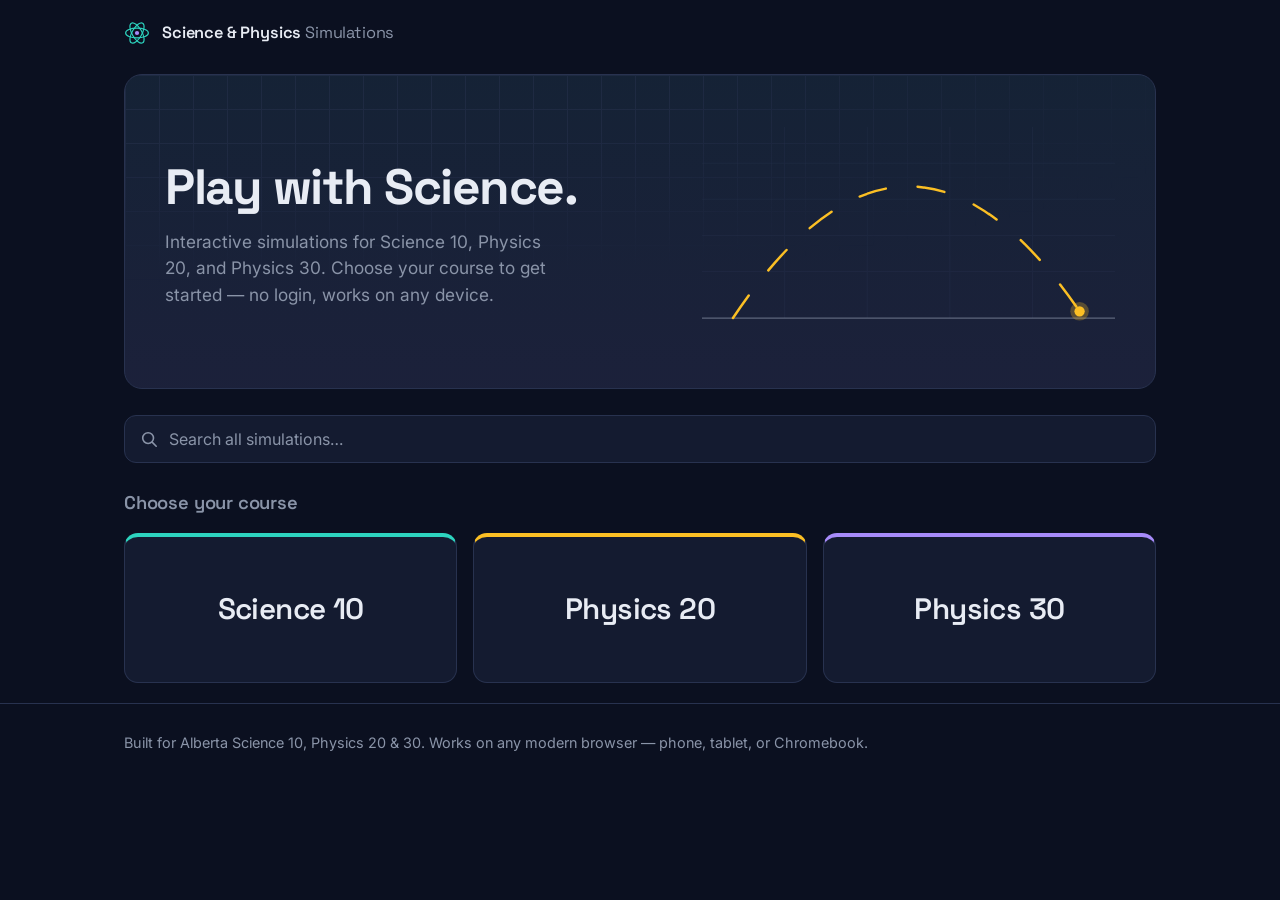
<file: index.html>
<!DOCTYPE html>
<html lang="en">
<head>
<meta charset="UTF-8">
<meta name="viewport" content="width=device-width, initial-scale=1.0">
<title>Science & Physics Simulations</title>
<link rel="preconnect" href="https://fonts.googleapis.com">
<link rel="preconnect" href="https://fonts.gstatic.com" crossorigin>
<link href="https://fonts.googleapis.com/css2?family=Space+Grotesk:wght@400;500;600;700&family=Inter:wght@400;500;600&display=swap" rel="stylesheet">
<link rel="stylesheet" href="styles.css">
</head>
<body>

  <header class="topbar">
    <svg class="mark" viewBox="0 0 32 32" aria-hidden="true">
      <ellipse cx="16" cy="16" rx="14" ry="6"/>
      <ellipse cx="16" cy="16" rx="14" ry="6" transform="rotate(60 16 16)"/>
      <ellipse cx="16" cy="16" rx="14" ry="6" transform="rotate(120 16 16)"/>
      <circle class="nucleus" cx="16" cy="16" r="2.6"/>
    </svg>
    <a class="brand" href="index.html">Science &amp; Physics <span>Simulations</span></a>
  </header>

  <section class="hero" aria-label="Introduction">
    <div class="hero-card">
      <div class="hero-grid">
        <div>
          <h1>Play with Science.</h1>
          <p class="lede">Interactive simulations for Science 10, Physics 20, and Physics 30. Choose your course to get started — no login, works on any device.</p>
        </div>
        <div class="traj-wrap">
          <svg class="trajectory" viewBox="0 0 400 210" role="img" aria-label="A projectile launching along a curved path">
            <g class="traj-grid" opacity="0.35">
              <line x1="0" y1="35" x2="400" y2="35"/><line x1="0" y1="70" x2="400" y2="70"/>
              <line x1="0" y1="105" x2="400" y2="105"/><line x1="0" y1="140" x2="400" y2="140"/>
              <line x1="80" y1="0" x2="80" y2="185"/><line x1="160" y1="0" x2="160" y2="185"/>
              <line x1="240" y1="0" x2="240" y2="185"/><line x1="320" y1="0" x2="320" y2="185"/>
            </g>
            <line class="traj-ground" x1="0" y1="185" x2="400" y2="185"/>
            <path id="trajPath" class="traj-path" pathLength="100" d="M 30 185 Q 200 -70 370 185"/>
            <circle id="trajGlow" class="traj-ball-glow" r="9" cx="30" cy="185"/>
            <circle id="trajBall" class="traj-ball" r="5" cx="30" cy="185"/>
          </svg>
        </div>
      </div>
    </div>
  </section>

  <div class="search">
    <div class="search-wrap">
      <svg class="search-ic" viewBox="0 0 20 20" fill="none" aria-hidden="true"><circle cx="9" cy="9" r="6" stroke="currentColor" stroke-width="1.8"/><path d="M14 14l4 4" stroke="currentColor" stroke-width="1.8" stroke-linecap="round"/></svg>
      <input id="search" type="search" placeholder="Search all simulations…" aria-label="Search all simulations">
    </div>
  </div>

  <section class="doors" id="doors" aria-label="Courses">
    <h2>Choose your course</h2>
    <div class="card-grid">

      <a class="course-card" style="--accent:var(--sci10)" href="science10.html">
        <h3>Science 10</h3>
      </a>

      <a class="course-card" style="--accent:var(--phys20)" href="physics20.html">
        <h3>Physics 20</h3>
      </a>

      <a class="course-card" style="--accent:var(--phys30)" href="physics30.html">
        <h3>Physics 30</h3>
      </a>

    </div>
  </section>

  <section class="results" id="results" aria-label="Search results">
    <h2>Matching simulations</h2>
    <div class="tiles" id="resultsGrid"></div>
  </section>

  <footer>
    <div class="wrap">
      <div>Built for Alberta Science 10, Physics 20 &amp; 30. Works on any modern browser — phone, tablet, or Chromebook.</div>
      <div><!-- optional: your name / contact --></div>
    </div>
  </footer>

<script src="sims.js"></script>
<script src="app.js"></script>
<script>
/* Hero launch animation — one run on load, respects reduced motion. */
(function(){
  var path=document.getElementById("trajPath"),
      ball=document.getElementById("trajBall"),
      glow=document.getElementById("trajGlow"),
      len=path.getTotalLength(),
      reduce=window.matchMedia("(prefers-reduced-motion: reduce)").matches;
  function place(t){var p=path.getPointAtLength(t*len);
    ball.setAttribute("cx",p.x);ball.setAttribute("cy",p.y);
    glow.setAttribute("cx",p.x);glow.setAttribute("cy",p.y);}
  if(reduce){place(1);return;}
  var dur=1500,start=null;
  function step(ts){if(!start)start=ts;var t=Math.min((ts-start)/dur,1);
    place(1-Math.pow(1-t,2));if(t<1)requestAnimationFrame(step);}
  requestAnimationFrame(step);
})();

/* Cross-course search: empty box shows the three course cards;
   typing hides them and shows matching sims from every course. */
(function(){
  var box=document.getElementById("search"),
      doors=document.getElementById("doors"),
      results=document.getElementById("results"),
      grid=document.getElementById("resultsGrid");
  function run(){
    var q=box.value.trim();
    if(!q){ doors.style.display=""; results.style.display="none"; return; }
    doors.style.display="none"; results.style.display="block";
    renderInto(grid, SIMS.filter(function(s){ return matches(s,q); }));
  }
  box.addEventListener("input", run);
  run();
})();
</script>
</body>
</html>
</file>
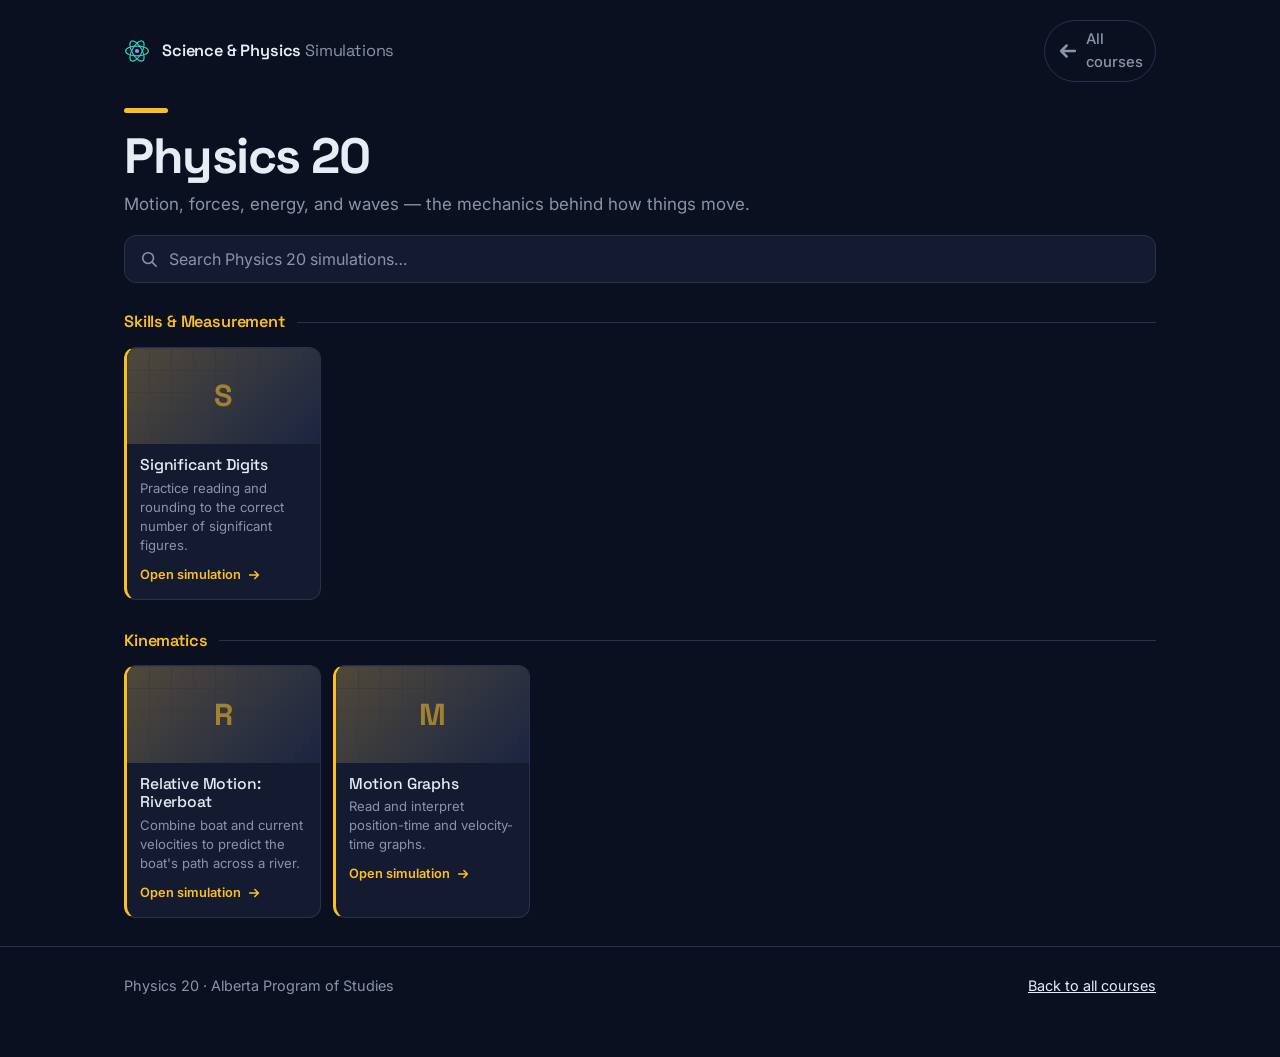
<file: physics20.html>
<!DOCTYPE html>
<html lang="en">
<head>
<meta charset="UTF-8">
<meta name="viewport" content="width=device-width, initial-scale=1.0">
<title>Physics 20 — Simulations</title>
<link rel="preconnect" href="https://fonts.googleapis.com">
<link rel="preconnect" href="https://fonts.gstatic.com" crossorigin>
<link href="https://fonts.googleapis.com/css2?family=Space+Grotesk:wght@400;500;600;700&family=Inter:wght@400;500;600&display=swap" rel="stylesheet">
<link rel="stylesheet" href="styles.css">
</head>
<body class="theme-phys20">

  <header class="topbar">
    <svg class="mark" viewBox="0 0 32 32" aria-hidden="true">
      <ellipse cx="16" cy="16" rx="14" ry="6"/>
      <ellipse cx="16" cy="16" rx="14" ry="6" transform="rotate(60 16 16)"/>
      <ellipse cx="16" cy="16" rx="14" ry="6" transform="rotate(120 16 16)"/>
      <circle class="nucleus" cx="16" cy="16" r="2.6"/>
    </svg>
    <a class="brand" href="index.html">Science &amp; Physics <span>Simulations</span></a>
    <a class="back" href="index.html">
      <svg viewBox="0 0 16 16" fill="none" aria-hidden="true"><path d="M13 8H4M7 4L3 8l4 4" stroke="currentColor" stroke-width="1.8" stroke-linecap="round" stroke-linejoin="round"/></svg>
      All courses
    </a>
  </header>

  <section class="course-header">
    <div class="rule"></div>
    <h1>Physics 20</h1>
    <p>Motion, forces, energy, and waves — the mechanics behind how things move.</p>
  </section>

  <div class="search">
    <div class="search-wrap">
      <svg class="search-ic" viewBox="0 0 20 20" fill="none" aria-hidden="true"><circle cx="9" cy="9" r="6" stroke="currentColor" stroke-width="1.8"/><path d="M14 14l4 4" stroke="currentColor" stroke-width="1.8" stroke-linecap="round"/></svg>
      <input id="search" type="search" placeholder="Search Physics 20 simulations…" aria-label="Search Physics 20 simulations">
    </div>
  </div>

  <main class="wrap"><div id="tiles"></div></main>

  <footer>
    <div class="wrap">
      <div>Physics 20 · Alberta Program of Studies</div>
      <div><a href="index.html">Back to all courses</a></div>
    </div>
  </footer>

<script src="sims.js"></script>
<script src="app.js"></script>
<script>
/* Show only this course's simulations, filtered live by the search box. */
(function(){
  var mine = SIMS.filter(function(s){ return s.course === "phys20"; });
  wireCourse(document.getElementById("search"), document.getElementById("tiles"), mine, UNIT_ORDER["phys20"]);
})();
</script>
</body>
</html>
</file>
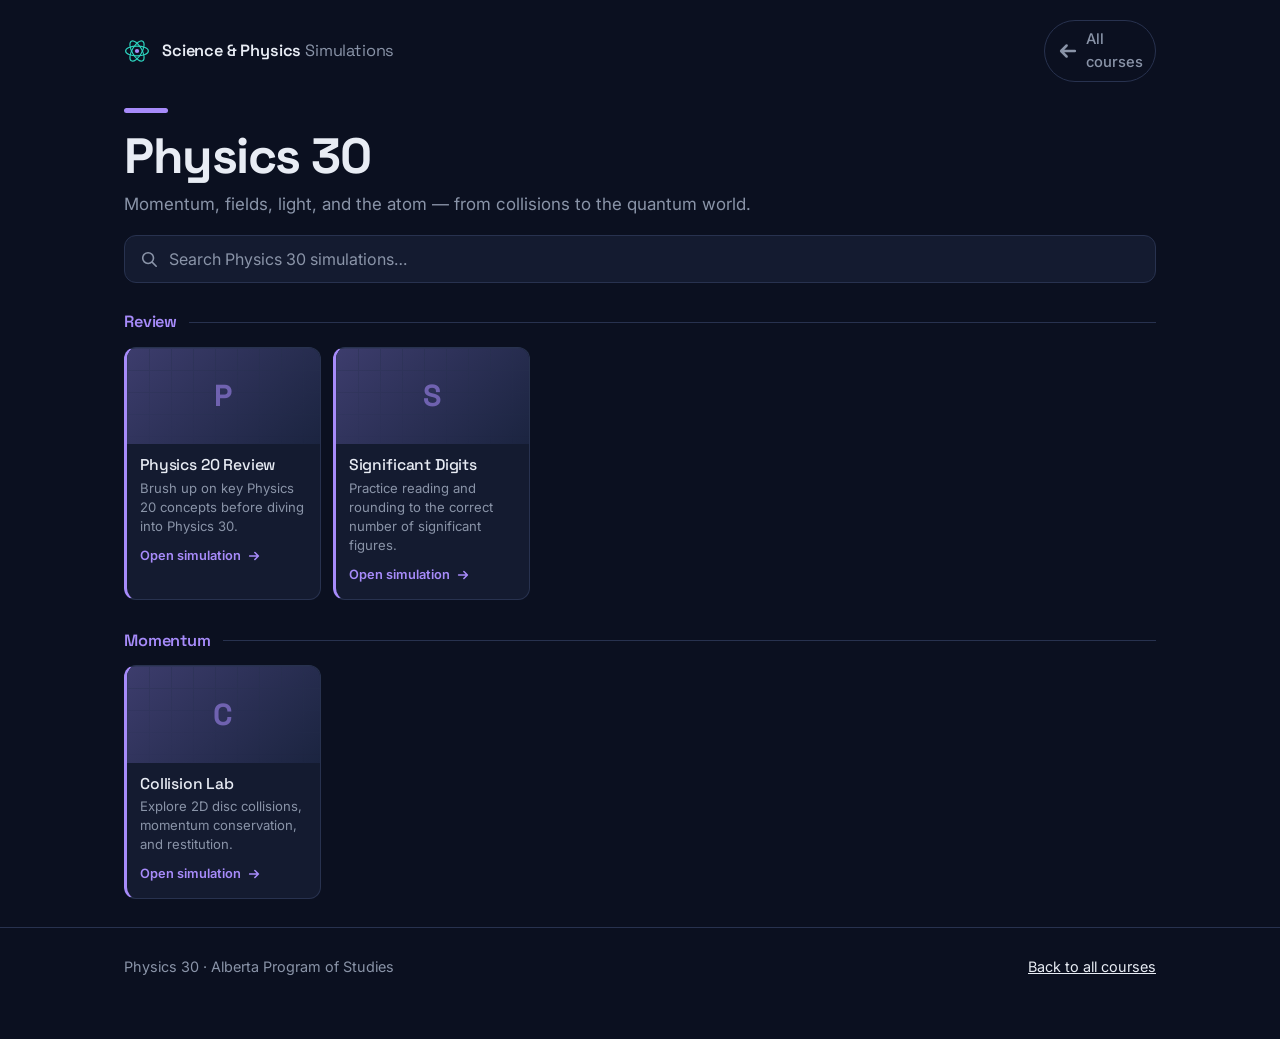
<file: physics30.html>
<!DOCTYPE html>
<html lang="en">
<head>
<meta charset="UTF-8">
<meta name="viewport" content="width=device-width, initial-scale=1.0">
<title>Physics 30 — Simulations</title>
<link rel="preconnect" href="https://fonts.googleapis.com">
<link rel="preconnect" href="https://fonts.gstatic.com" crossorigin>
<link href="https://fonts.googleapis.com/css2?family=Space+Grotesk:wght@400;500;600;700&family=Inter:wght@400;500;600&display=swap" rel="stylesheet">
<link rel="stylesheet" href="styles.css">
</head>
<body class="theme-phys30">

  <header class="topbar">
    <svg class="mark" viewBox="0 0 32 32" aria-hidden="true">
      <ellipse cx="16" cy="16" rx="14" ry="6"/>
      <ellipse cx="16" cy="16" rx="14" ry="6" transform="rotate(60 16 16)"/>
      <ellipse cx="16" cy="16" rx="14" ry="6" transform="rotate(120 16 16)"/>
      <circle class="nucleus" cx="16" cy="16" r="2.6"/>
    </svg>
    <a class="brand" href="index.html">Science &amp; Physics <span>Simulations</span></a>
    <a class="back" href="index.html">
      <svg viewBox="0 0 16 16" fill="none" aria-hidden="true"><path d="M13 8H4M7 4L3 8l4 4" stroke="currentColor" stroke-width="1.8" stroke-linecap="round" stroke-linejoin="round"/></svg>
      All courses
    </a>
  </header>

  <section class="course-header">
    <div class="rule"></div>
    <h1>Physics 30</h1>
    <p>Momentum, fields, light, and the atom — from collisions to the quantum world.</p>
  </section>

  <div class="search">
    <div class="search-wrap">
      <svg class="search-ic" viewBox="0 0 20 20" fill="none" aria-hidden="true"><circle cx="9" cy="9" r="6" stroke="currentColor" stroke-width="1.8"/><path d="M14 14l4 4" stroke="currentColor" stroke-width="1.8" stroke-linecap="round"/></svg>
      <input id="search" type="search" placeholder="Search Physics 30 simulations…" aria-label="Search Physics 30 simulations">
    </div>
  </div>

  <main class="wrap"><div id="tiles"></div></main>

  <footer>
    <div class="wrap">
      <div>Physics 30 · Alberta Program of Studies</div>
      <div><a href="index.html">Back to all courses</a></div>
    </div>
  </footer>

<script src="sims.js"></script>
<script src="app.js"></script>
<script>
/* Show only this course's simulations, filtered live by the search box. */
(function(){
  var mine = SIMS.filter(function(s){ return s.course === "phys30"; });
  wireCourse(document.getElementById("search"), document.getElementById("tiles"), mine, UNIT_ORDER["phys30"]);
})();
</script>
</body>
</html>
</file>
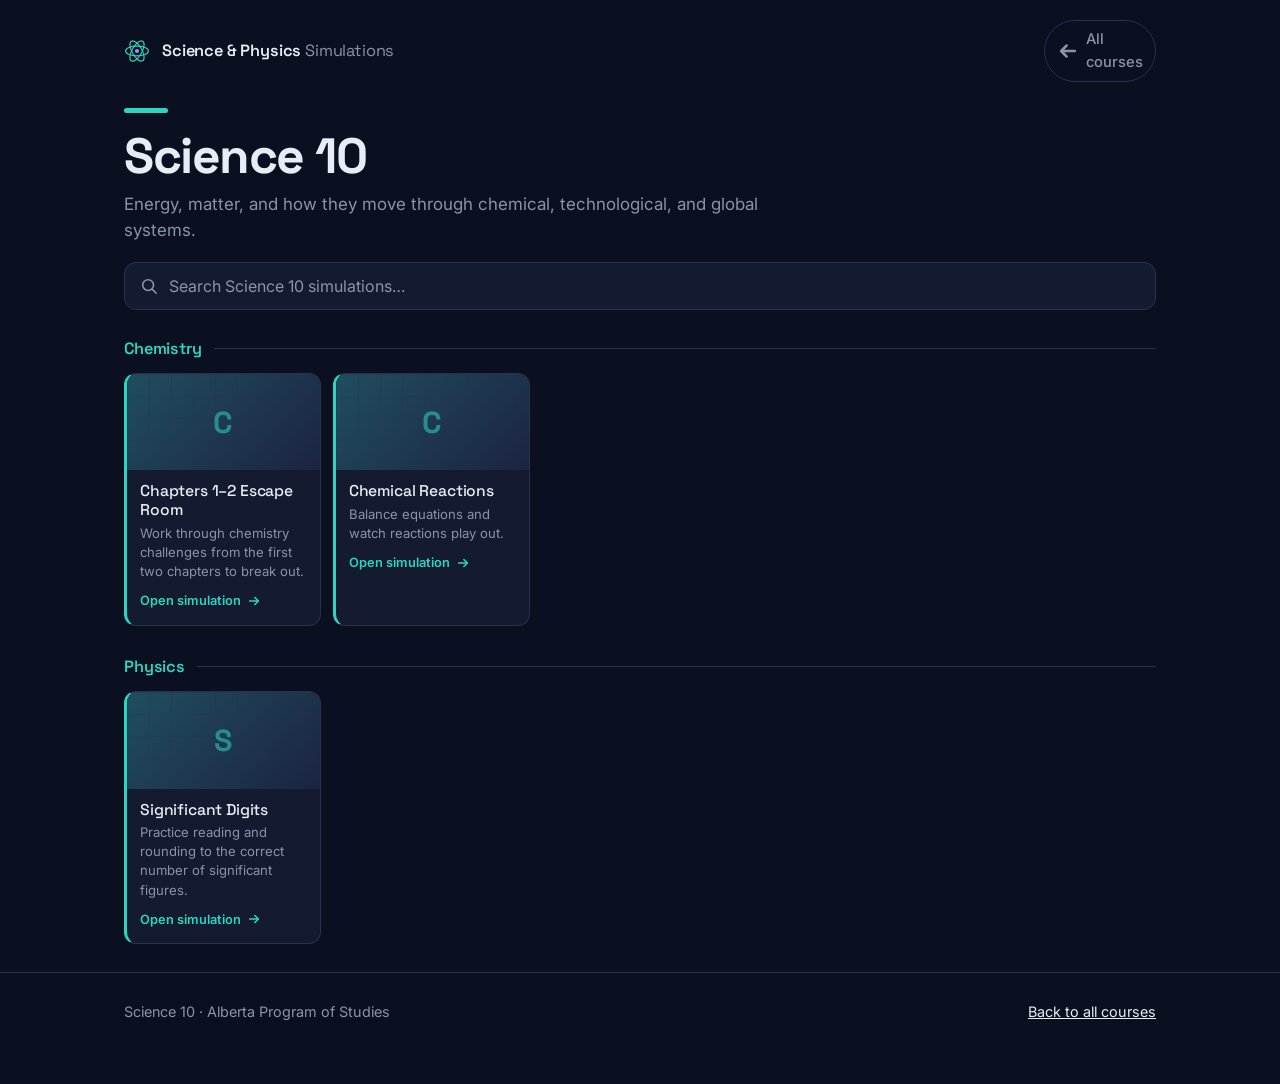
<file: science10.html>
<!DOCTYPE html>
<html lang="en">
<head>
<meta charset="UTF-8">
<meta name="viewport" content="width=device-width, initial-scale=1.0">
<title>Science 10 — Simulations</title>
<link rel="preconnect" href="https://fonts.googleapis.com">
<link rel="preconnect" href="https://fonts.gstatic.com" crossorigin>
<link href="https://fonts.googleapis.com/css2?family=Space+Grotesk:wght@400;500;600;700&family=Inter:wght@400;500;600&display=swap" rel="stylesheet">
<link rel="stylesheet" href="styles.css">
</head>
<body class="theme-sci10">

  <header class="topbar">
    <svg class="mark" viewBox="0 0 32 32" aria-hidden="true">
      <ellipse cx="16" cy="16" rx="14" ry="6"/>
      <ellipse cx="16" cy="16" rx="14" ry="6" transform="rotate(60 16 16)"/>
      <ellipse cx="16" cy="16" rx="14" ry="6" transform="rotate(120 16 16)"/>
      <circle class="nucleus" cx="16" cy="16" r="2.6"/>
    </svg>
    <a class="brand" href="index.html">Science &amp; Physics <span>Simulations</span></a>
    <a class="back" href="index.html">
      <svg viewBox="0 0 16 16" fill="none" aria-hidden="true"><path d="M13 8H4M7 4L3 8l4 4" stroke="currentColor" stroke-width="1.8" stroke-linecap="round" stroke-linejoin="round"/></svg>
      All courses
    </a>
  </header>

  <section class="course-header">
    <div class="rule"></div>
    <h1>Science 10</h1>
    <p>Energy, matter, and how they move through chemical, technological, and global systems.</p>
  </section>

  <div class="search">
    <div class="search-wrap">
      <svg class="search-ic" viewBox="0 0 20 20" fill="none" aria-hidden="true"><circle cx="9" cy="9" r="6" stroke="currentColor" stroke-width="1.8"/><path d="M14 14l4 4" stroke="currentColor" stroke-width="1.8" stroke-linecap="round"/></svg>
      <input id="search" type="search" placeholder="Search Science 10 simulations…" aria-label="Search Science 10 simulations">
    </div>
  </div>

  <main class="wrap"><div id="tiles"></div></main>

  <footer>
    <div class="wrap">
      <div>Science 10 · Alberta Program of Studies</div>
      <div><a href="index.html">Back to all courses</a></div>
    </div>
  </footer>

<script src="sims.js"></script>
<script src="app.js"></script>
<script>
/* Show only this course's simulations, filtered live by the search box. */
(function(){
  var mine = SIMS.filter(function(s){ return s.course === "sci10"; });
  wireCourse(document.getElementById("search"), document.getElementById("tiles"), mine, UNIT_ORDER["sci10"]);
})();
</script>
</body>
</html>
</file>
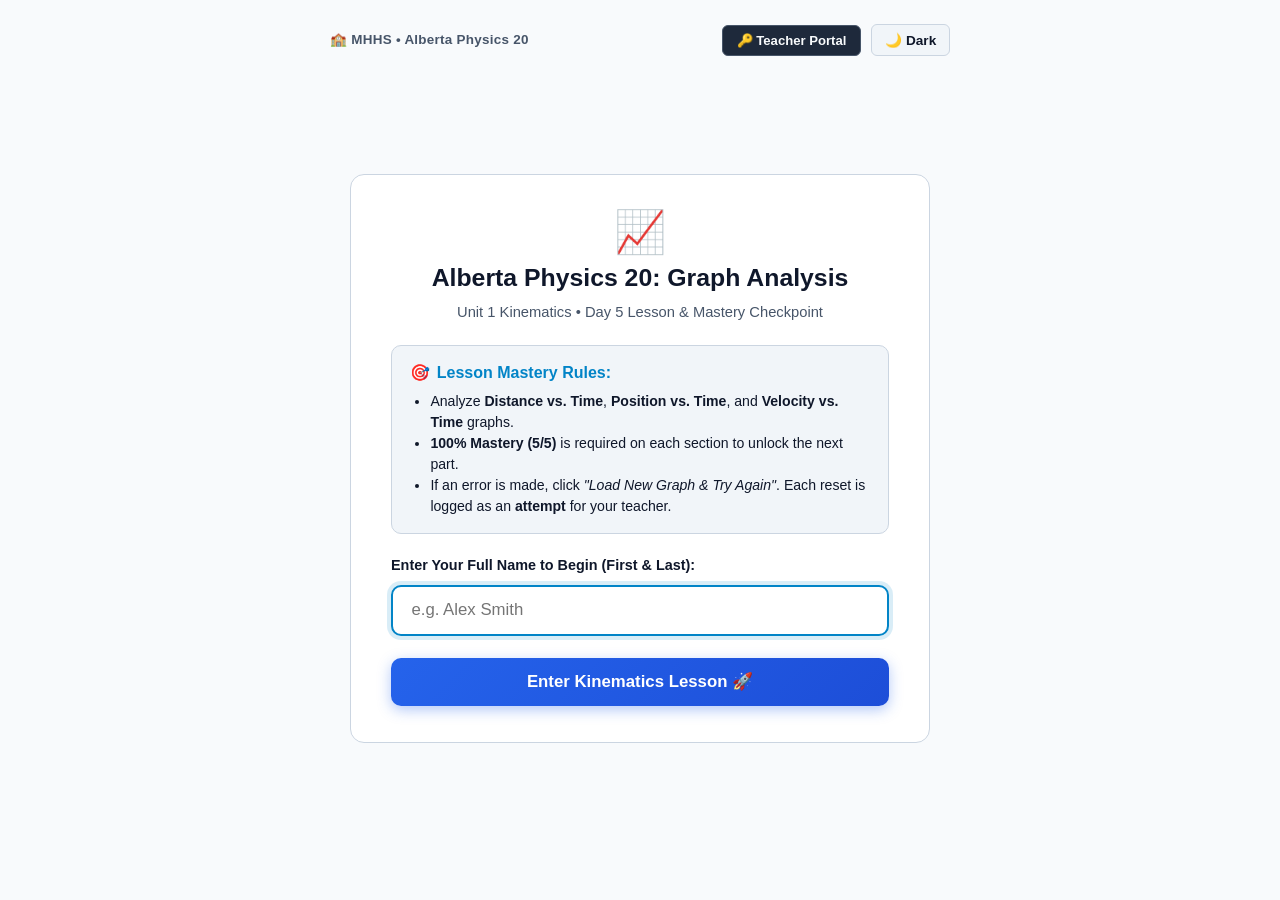
<file: sims/physics20/graphingp20.html>
<!DOCTYPE html>
<html lang="en">
<head>
    <meta charset="UTF-8">
    <meta name="viewport" content="width=device-width, initial-scale=1.0">
    <title>Physics 20: Graph Analysis (Day 5)</title>
    <style>
        /* ==========================================================================
           ALBERTA PHYSICS 20: KINEMATICS GRAPH ANALYSIS (DAY 5 LESSON)
           Clean, high school friendly, paper-style design with zero distractions.
           ========================================================================== */

        :root {
            --bg-body: #f8fafc;
            --bg-card: #ffffff;
            --bg-sidebar: #f1f5f9;
            --border-color: #cbd5e1;
            --border-dark: #94a3b8;

            --text-main: #0f172a;
            --text-muted: #475569;
            --text-light: #64748b;

            --accent-blue: #0284c7;
            --accent-blue-light: #e0f2fe;
            --accent-green: #059669;
            --accent-green-light: #d1fae5;
            --accent-amber: #d97706;
            --accent-amber-light: #fef3c7;
            --accent-rose: #e11d48;
            --accent-rose-light: #ffe4e6;
            --accent-purple: #7c3aed;
            --accent-purple-light: #ede9fe;

            --grid-line: #e2e8f0;
            --axis-line: #334155;
            --plot-pos: #0284c7;
            --plot-dist: #d97706;
            --plot-vel: #059669;
            --plot-speed: #7c3aed;

            --radius-sm: 6px;
            --radius-md: 10px;
            --radius-lg: 14px;
            --shadow-sm: 0 1px 3px rgba(0, 0, 0, 0.08);
            --shadow-md: 0 4px 6px -1px rgba(0, 0, 0, 0.1);
        }

        /* Dark mode support */
        body.dark-theme {
            --bg-body: #0b0f19;
            --bg-card: #131b2e;
            --bg-sidebar: #1e293b;
            --border-color: #27354f;
            --border-dark: #475569;

            --text-main: #f8fafc;
            --text-muted: #94a3b8;
            --text-light: #64748b;

            --accent-blue: #38bdf8;
            --accent-blue-light: rgba(56, 189, 248, 0.15);
            --accent-green: #10b981;
            --accent-green-light: rgba(16, 185, 129, 0.15);
            --accent-amber: #f59e0b;
            --accent-amber-light: rgba(245, 158, 11, 0.15);
            --accent-rose: #f43f5e;
            --accent-rose-light: rgba(244, 63, 94, 0.15);
            --accent-purple: #a855f7;
            --accent-purple-light: rgba(168, 85, 247, 0.15);

            --grid-line: rgba(255, 255, 255, 0.08);
            --axis-line: #cbd5e1;
            --plot-pos: #38bdf8;
            --plot-dist: #f59e0b;
            --plot-vel: #10b981;
            --plot-speed: #c084fc;
        }

        * {
            box-sizing: border-box;
            margin: 0;
            padding: 0;
        }

        body {
            font-family: -apple-system, BlinkMacSystemFont, "Segoe UI", Roboto, Helvetica, Arial, sans-serif;
            background-color: var(--bg-body);
            color: var(--text-main);
            line-height: 1.5;
            min-height: 100vh;
            display: flex;
            flex-direction: column;
        }

        /* Top Header */
        .app-header {
            background: var(--bg-card);
            border-bottom: 1px solid var(--border-color);
            position: sticky;
            top: 0;
            z-index: 100;
            box-shadow: var(--shadow-sm);
        }

        .header-content {
            max-width: 1400px;
            margin: 0 auto;
            padding: 0.75rem 1.25rem;
            display: flex;
            justify-content: space-between;
            align-items: center;
            gap: 1rem;
            flex-wrap: wrap;
        }

        .title-block h1 {
            font-size: 1.25rem;
            font-weight: 800;
            color: var(--text-main);
            letter-spacing: -0.02em;
        }

        .title-block p {
            font-size: 0.8rem;
            color: var(--text-muted);
            font-weight: 500;
        }

        .nav-tabs {
            display: flex;
            gap: 0.35rem;
            background: var(--bg-sidebar);
            padding: 0.25rem;
            border-radius: var(--radius-md);
            border: 1px solid var(--border-color);
        }

        .tab-btn {
            border: none;
            background: transparent;
            color: var(--text-muted);
            padding: 0.45rem 0.9rem;
            border-radius: var(--radius-sm);
            font-weight: 600;
            font-size: 0.85rem;
            cursor: pointer;
            transition: all 0.15s ease;
        }

        .tab-btn:hover {
            color: var(--text-main);
        }

        .tab-btn.active {
            background: var(--bg-card);
            color: var(--accent-blue);
            box-shadow: var(--shadow-sm);
        }

        .theme-btn {
            background: var(--bg-sidebar);
            border: 1px solid var(--border-color);
            color: var(--text-main);
            padding: 0.45rem 0.8rem;
            border-radius: var(--radius-sm);
            cursor: pointer;
            font-size: 0.85rem;
            font-weight: 600;
        }

        /* Main Lesson Layout */
        .lesson-container {
            max-width: 1400px;
            width: 100%;
            margin: 1.25rem auto;
            padding: 0 1.25rem;
            flex: 1;
        }

        .lesson-part {
            display: none;
        }

        .lesson-part.active {
            display: block;
        }

        /* Friendly Lesson Intro Banner */
        .intro-box {
            background: var(--accent-blue-light);
            border-left: 4px solid var(--accent-blue);
            padding: 0.85rem 1.15rem;
            border-radius: var(--radius-sm);
            margin-bottom: 1.25rem;
            font-size: 0.92rem;
            color: var(--text-main);
        }

        .intro-box strong {
            color: var(--accent-blue);
        }

        /* 2-Column Split: Graphs on Left, Questions on Right */
        .workspace-grid {
            display: grid;
            grid-template-columns: 1.2fr 1fr;
            gap: 1.5rem;
            align-items: start;
        }

        @media (max-width: 1050px) {
            .workspace-grid {
                grid-template-columns: 1fr;
            }
        }

        /* Graph Cards */
        .graphs-column {
            display: flex;
            flex-direction: column;
            gap: 1.25rem;
        }

        .graph-card {
            background: var(--bg-card);
            border: 1px solid var(--border-color);
            border-radius: var(--radius-lg);
            padding: 1.25rem;
            box-shadow: var(--shadow-sm);
        }

        .graph-header {
            display: flex;
            justify-content: space-between;
            align-items: center;
            margin-bottom: 0.75rem;
            padding-bottom: 0.5rem;
            border-bottom: 1px solid var(--border-color);
        }

        .graph-title {
            font-size: 1rem;
            font-weight: 700;
            display: flex;
            align-items: center;
            gap: 0.5rem;
        }

        .graph-badge {
            font-size: 0.72rem;
            font-weight: 700;
            padding: 0.2rem 0.5rem;
            border-radius: 9999px;
            text-transform: uppercase;
        }

        .badge-blue { background: var(--accent-blue-light); color: var(--accent-blue); }
        .badge-amber { background: var(--accent-amber-light); color: var(--accent-amber); }
        .badge-green { background: var(--accent-green-light); color: var(--accent-green); }

        .canvas-holder {
            position: relative;
            width: 100%;
            height: 250px;
        }

        .graph-canvas {
            width: 100%;
            height: 100%;
            display: block;
        }

        /* Question Column */
        .question-column {
            background: var(--bg-card);
            border: 1px solid var(--border-color);
            border-radius: var(--radius-lg);
            padding: 1.5rem;
            box-shadow: var(--shadow-sm);
            position: sticky;
            top: 5rem;
        }

        /* Progress Pills */
        .question-stepper {
            display: flex;
            align-items: center;
            justify-content: space-between;
            margin-bottom: 1.25rem;
            padding-bottom: 0.85rem;
            border-bottom: 1px solid var(--border-color);
        }

        .pill-group {
            display: flex;
            gap: 0.4rem;
        }

        .q-pill {
            width: 32px;
            height: 32px;
            border-radius: 50%;
            border: 1px solid var(--border-color);
            background: var(--bg-sidebar);
            color: var(--text-muted);
            font-weight: 700;
            font-size: 0.85rem;
            cursor: pointer;
            display: flex;
            align-items: center;
            justify-content: center;
            transition: all 0.2s;
        }

        .q-pill.active {
            background: var(--accent-blue);
            color: #ffffff;
            border-color: var(--accent-blue);
        }

        .q-pill.answered-correct {
            background: var(--accent-green-light);
            color: var(--accent-green);
            border-color: var(--accent-green);
        }

        .q-pill.answered-wrong {
            background: var(--accent-rose-light);
            color: var(--accent-rose);
            border-color: var(--accent-rose);
        }

        .step-label {
            font-size: 0.82rem;
            font-weight: 600;
            color: var(--text-muted);
        }

        /* Question Text */
        .q-prompt {
            font-size: 1.05rem;
            font-weight: 600;
            line-height: 1.5;
            margin-bottom: 1.25rem;
            color: var(--text-main);
        }

        /* Options */
        .options-list {
            display: flex;
            flex-direction: column;
            gap: 0.65rem;
            margin-bottom: 1.25rem;
        }

        .option-btn {
            background: var(--bg-sidebar);
            border: 1.5px solid var(--border-color);
            border-radius: var(--radius-md);
            padding: 0.85rem 1rem;
            text-align: left;
            font-size: 0.95rem;
            cursor: pointer;
            color: var(--text-main);
            transition: all 0.15s ease;
            display: flex;
            align-items: flex-start;
            gap: 0.65rem;
            line-height: 1.4;
        }

        .option-btn:hover {
            border-color: var(--accent-blue);
            background: var(--bg-card);
        }

        .option-btn.selected-correct {
            background: var(--accent-green-light) !important;
            border-color: var(--accent-green) !important;
            font-weight: 600;
        }

        .option-btn.selected-wrong {
            background: var(--accent-rose-light) !important;
            border-color: var(--accent-rose) !important;
        }

        .option-letter {
            font-weight: 700;
            color: var(--accent-blue);
            flex-shrink: 0;
        }

        /* Feedback Box */
        .feedback-box {
            padding: 1rem;
            border-radius: var(--radius-md);
            margin-top: 1rem;
            display: none;
            line-height: 1.5;
            font-size: 0.92rem;
            animation: fadeIn 0.2s ease-in;
        }

        .feedback-correct {
            background: var(--accent-green-light);
            border: 1px solid var(--accent-green);
            color: #065f46;
        }

        body.dark-theme .feedback-correct {
            color: #a7f3d0;
        }

        .feedback-wrong {
            background: var(--accent-rose-light);
            border: 1px solid var(--accent-rose);
            color: #9f1239;
        }

        body.dark-theme .feedback-wrong {
            color: #fecdd3;
        }

        .feedback-title {
            font-weight: 700;
            font-size: 1rem;
            margin-bottom: 0.35rem;
        }

        /* Navigation Buttons */
        .nav-btn-row {
            display: flex;
            justify-content: space-between;
            margin-top: 1.25rem;
            padding-top: 1rem;
            border-top: 1px solid var(--border-color);
        }

        .action-btn {
            background: var(--accent-blue);
            color: #ffffff;
            border: none;
            padding: 0.6rem 1.25rem;
            border-radius: var(--radius-sm);
            font-weight: 700;
            font-size: 0.9rem;
            cursor: pointer;
            transition: all 0.15s;
        }

        .action-btn:hover {
            opacity: 0.92;
        }

        .action-btn:disabled {
            background: var(--border-color);
            color: var(--text-muted);
            cursor: not-allowed;
        }

        .action-btn.btn-secondary {
            background: var(--bg-sidebar);
            color: var(--text-main);
            border: 1px solid var(--border-color);
        }

        .action-btn.btn-advance {
            background: linear-gradient(135deg, #2563eb, #1d4ed8);
            color: #ffffff;
            box-shadow: 0 4px 14px rgba(37, 99, 235, 0.35);
            font-weight: 700;
        }

        .action-btn.btn-advance:hover {
            opacity: 1;
            transform: translateY(-2px);
            box-shadow: 0 6px 18px rgba(37, 99, 235, 0.45);
        }

        
        /* Mastery Indicator & Section Locking */
        .mastery-indicator {
            display: flex;
            align-items: center;
            justify-content: space-between;
            padding: 0.55rem 0.85rem;
            background: var(--accent-blue-light);
            border: 1px solid var(--accent-blue);
            color: var(--accent-blue);
            border-radius: var(--radius-sm);
            font-size: 0.84rem;
            font-weight: 600;
            margin-bottom: 0.85rem;
        }

        .mastery-indicator.error {
            background: var(--accent-rose-light);
            border-color: var(--accent-rose);
            color: #9f1239;
        }

        body.dark-theme .mastery-indicator.error {
            color: #fecdd3;
        }

        .retry-card {
            margin-top: 0.85rem;
            padding: 0.85rem;
            background: rgba(225, 29, 72, 0.08);
            border: 1px dashed var(--accent-rose);
            border-radius: var(--radius-sm);
        }

        .tab-btn.locked {
            opacity: 0.55;
            cursor: not-allowed;
            filter: grayscale(0.6);
        }

        .tab-status {
            margin-left: 0.35rem;
            font-size: 0.85em;
        }

        .toast-msg {
            position: fixed;
            bottom: 1.5rem;
            left: 50%;
            transform: translateX(-50%) translateY(20px);
            background: #0f172a;
            color: #ffffff;
            border: 1px solid #334155;
            padding: 0.75rem 1.5rem;
            border-radius: var(--radius-md);
            box-shadow: 0 10px 25px rgba(0,0,0,0.4);
            font-weight: 600;
            font-size: 0.9rem;
            z-index: 9999;
            opacity: 0;
            pointer-events: none;
            transition: opacity 0.25s ease, transform 0.25s ease;
        }

        .toast-msg.show {
            opacity: 1;
            transform: translateX(-50%) translateY(0);
        }

        
        
        /* Dedicated Full-Screen Loading Page */
        .loading-page-container {
            min-height: 100vh;
            display: flex;
            flex-direction: column;
            background: var(--bg-body);
            color: var(--text-main);
            padding: 1.5rem;
            box-sizing: border-box;
        }

        .loading-top-bar {
            display: flex;
            justify-content: space-between;
            align-items: center;
            max-width: 620px;
            width: 100%;
            margin: 0 auto 1rem auto;
        }

        .loading-school-badge {
            font-size: 0.84rem;
            font-weight: 700;
            color: var(--text-muted);
            letter-spacing: 0.02em;
        }

        .loading-card-wrap {
            flex: 1;
            display: flex;
            align-items: center;
            justify-content: center;
            padding-bottom: 2rem;
        }

        .loading-main-card {
            background: var(--bg-card);
            border: 1px solid var(--border-color);
            border-radius: var(--radius-lg);
            padding: 2.25rem 2.5rem;
            max-width: 580px;
            width: 100%;
            box-shadow: var(--shadow-lg);
            box-sizing: border-box;
            animation: fadeIn 0.3s ease;
        }

        .loading-card-header {
            text-align: center;
            margin-bottom: 1.35rem;
        }

        .loading-icon-badge {
            font-size: 2.6rem;
            line-height: 1;
            margin-bottom: 0.4rem;
        }

        .loading-card-header h2 {
            font-size: 1.55rem;
            font-weight: 800;
            color: var(--text-main);
            margin: 0 0 0.35rem 0;
        }

        .loading-subtitle {
            font-size: 0.92rem;
            color: var(--text-muted);
            margin: 0;
        }

        .loading-rules-box {
            background: var(--bg-sidebar);
            border: 1px solid var(--border-color);
            border-radius: var(--radius-md);
            padding: 0.95rem 1.15rem;
            margin-bottom: 1.35rem;
        }

        .loading-input-group {
            margin-bottom: 1.35rem;
        }

        .loading-input-label {
            display: block;
            font-size: 0.9rem;
            font-weight: 700;
            margin-bottom: 0.5rem;
            color: var(--text-main);
        }

        .loading-text-input {
            width: 100%;
            padding: 0.85rem 1.15rem;
            border: 2px solid var(--border-color);
            border-radius: var(--radius-md);
            font-size: 1.05rem;
            background: var(--bg-sidebar);
            color: var(--text-main);
            outline: none;
            box-sizing: border-box;
            transition: all 0.2s ease;
        }

        .loading-text-input:focus {
            border-color: var(--accent-blue);
            background: var(--bg-card);
            box-shadow: 0 0 0 4px rgba(2, 132, 199, 0.15);
        }

        .loading-error-msg {
            color: var(--accent-rose);
            font-size: 0.84rem;
            font-weight: 600;
            margin-top: 0.4rem;
        }

        .loading-start-btn {
            width: 100%;
            justify-content: center;
            font-size: 1.05rem;
            padding: 0.85rem;
            border-radius: var(--radius-md);
        }

        /* Student Badge & Teacher Portal Header Elements */
        .header-actions {
            display: flex;
            align-items: center;
            gap: 0.65rem;
            flex-wrap: wrap;
        }

        .student-pill {
            display: inline-flex;
            align-items: center;
            gap: 0.5rem;
            background: var(--bg-sidebar);
            border: 1px solid var(--border-color);
            padding: 0.4rem 0.8rem;
            border-radius: 9999px;
            font-size: 0.82rem;
            font-weight: 600;
            color: var(--text-main);
            cursor: pointer;
            transition: all 0.2s ease;
        }

        .student-pill:hover {
            border-color: var(--accent-blue);
            background: var(--accent-blue-light);
        }

        .badge-attempts {
            background: var(--accent-blue);
            color: #ffffff;
            padding: 0.15rem 0.45rem;
            border-radius: 9999px;
            font-size: 0.75rem;
            font-weight: 700;
        }

        .btn-teacher {
            background: #1e293b;
            color: #f8fafc;
            border: 1px solid #475569;
            padding: 0.45rem 0.85rem;
            border-radius: var(--radius-sm);
            font-weight: 600;
            font-size: 0.82rem;
            cursor: pointer;
            display: inline-flex;
            align-items: center;
            gap: 0.35rem;
            transition: all 0.2s ease;
        }

        .btn-teacher:hover {
            background: #0f172a;
            border-color: var(--accent-blue);
            transform: translateY(-1px);
        }

        body.dark-theme .btn-teacher {
            background: #334155;
            color: #f8fafc;
            border-color: #64748b;
        }

        /* Modal Overlays */
        .custom-modal-overlay {
            position: fixed;
            top: 0;
            left: 0;
            right: 0;
            bottom: 0;
            background: rgba(15, 23, 42, 0.75);
            backdrop-filter: blur(5px);
            z-index: 10000;
            display: flex;
            align-items: center;
            justify-content: center;
            padding: 1rem;
            animation: modalFadeIn 0.25s ease;
        }

        @keyframes modalFadeIn {
            from { opacity: 0; transform: scale(0.97); }
            to { opacity: 1; transform: scale(1); }
        }

        .custom-modal-card {
            background: var(--bg-card);
            color: var(--text-main);
            border: 1px solid var(--border-color);
            border-radius: var(--radius-lg);
            padding: 2rem;
            max-width: 520px;
            width: 100%;
            box-shadow: 0 20px 40px rgba(0, 0, 0, 0.35);
        }

        .custom-modal-card.wide {
            max-width: 950px;
            max-height: 90vh;
            display: flex;
            flex-direction: column;
            overflow: hidden;
            padding: 1.75rem 2rem;
        }

        .modal-header-row {
            display: flex;
            align-items: center;
            justify-content: space-between;
            margin-bottom: 1.25rem;
            padding-bottom: 0.75rem;
            border-bottom: 1px solid var(--border-color);
        }

        .modal-title {
            font-size: 1.25rem;
            font-weight: 800;
            color: var(--text-main);
            display: flex;
            align-items: center;
            gap: 0.5rem;
        }

        .modal-close-btn {
            background: transparent;
            border: none;
            font-size: 1.25rem;
            cursor: pointer;
            color: var(--text-muted);
            padding: 0.25rem;
            line-height: 1;
            border-radius: var(--radius-sm);
        }

        .modal-close-btn:hover {
            color: var(--accent-rose);
            background: rgba(225, 29, 72, 0.1);
        }

        /* Teacher Stats Grid */
        .teacher-stat-grid {
            display: grid;
            grid-template-columns: repeat(auto-fit, minmax(170px, 1fr));
            gap: 1rem;
            margin-bottom: 1.25rem;
        }

        .teacher-stat-box {
            background: var(--bg-sidebar);
            border: 1px solid var(--border-color);
            border-radius: var(--radius-md);
            padding: 0.85rem 1rem;
            text-align: center;
        }

        .teacher-stat-value {
            font-size: 1.6rem;
            font-weight: 800;
            color: var(--accent-blue);
        }

        .teacher-stat-label {
            font-size: 0.78rem;
            color: var(--text-muted);
            font-weight: 600;
            text-transform: uppercase;
            letter-spacing: 0.05em;
            margin-top: 0.2rem;
        }

        /* Teacher Table */
        .teacher-table-container {
            flex: 1;
            overflow-y: auto;
            border: 1px solid var(--border-color);
            border-radius: var(--radius-md);
            margin-bottom: 1.25rem;
            background: var(--bg-card);
        }

        .teacher-table {
            width: 100%;
            border-collapse: collapse;
            font-size: 0.85rem;
            text-align: left;
        }

        .teacher-table th {
            position: sticky;
            top: 0;
            background: var(--bg-sidebar);
            color: var(--text-main);
            padding: 0.75rem 0.85rem;
            font-weight: 700;
            border-bottom: 2px solid var(--border-color);
            z-index: 2;
        }

        .teacher-table td {
            padding: 0.65rem 0.85rem;
            border-bottom: 1px solid var(--border-color);
            color: var(--text-main);
        }

        .teacher-table tr:hover td {
            background: rgba(2, 132, 199, 0.05);
        }

        .badge-done {
            display: inline-block;
            background: #dcfce7;
            color: #15803d;
            border: 1px solid #86efac;
            padding: 0.15rem 0.45rem;
            border-radius: 9999px;
            font-size: 0.75rem;
            font-weight: 700;
        }

        .badge-prog {
            display: inline-block;
            background: #fef9c3;
            color: #854d0e;
            border: 1px solid #fde047;
            padding: 0.15rem 0.45rem;
            border-radius: 9999px;
            font-size: 0.75rem;
            font-weight: 700;
        }

        .modal-input-field {
            width: 100%;
            padding: 0.75rem 1rem;
            border: 1.5px solid var(--border-color);
            border-radius: var(--radius-sm);
            font-size: 0.95rem;
            background: var(--bg-sidebar);
            color: var(--text-main);
            outline: none;
            transition: border-color 0.2s ease;
            box-sizing: border-box;
        }

        .modal-input-field:focus {
            border-color: var(--accent-blue);
            background: var(--bg-card);
        }

        /* Reference Table */
        .ref-table {
            width: 100%;
            border-collapse: collapse;
            font-size: 0.92rem;
            margin-top: 1rem;
            background: var(--bg-card);
            border-radius: var(--radius-md);
            overflow: hidden;
            box-shadow: var(--shadow-sm);
        }

        .ref-table th, .ref-table td {
            padding: 0.85rem 1rem;
            border: 1px solid var(--border-color);
            text-align: left;
        }

        .ref-table th {
            background: var(--bg-sidebar);
            font-weight: 700;
            color: var(--accent-blue);
        }

        @keyframes fadeIn {
            from { opacity: 0; transform: translateY(4px); }
            to { opacity: 1; transform: translateY(0); }
        }
    
        /* Clean High-School Math & Formula Styling */
        .math-eq {
            font-family: 'Cambria Math', 'Times New Roman', Georgia, serif;
            font-size: 1.05em;
        }
        .vec {
            display: inline-block;
            position: relative;
            font-style: italic;
            font-family: 'Cambria Math', 'Times New Roman', Georgia, serif;
            padding-top: 0.12em;
        }
        .vec::after {
            content: '→';
            position: absolute;
            top: -0.55em;
            left: 0;
            right: 0;
            text-align: center;
            font-size: 0.72em;
            font-style: normal;
            font-family: -apple-system, sans-serif;
            line-height: 1;
        }
        .frac {
            display: inline-flex;
            flex-direction: column;
            vertical-align: middle;
            text-align: center;
            padding: 0 0.25em;
            font-size: 0.88em;
            line-height: 1.15;
            font-family: 'Cambria Math', 'Times New Roman', Georgia, serif;
        }
        .frac > .num {
            border-bottom: 1.5px solid currentColor;
            padding-bottom: 1px;
        }
        .frac > .den {
            padding-top: 2px;
        }

    </style>
</head>
<body>
    <!-- ===================================================================
         DEDICATED FULL-SCREEN LOADING PAGE
         (Visible on startup; graphs are 100% hidden until name is entered)
         =================================================================== -->
    <div id="loading-page" class="loading-page-container">
        <div class="loading-top-bar">
            <span class="loading-school-badge">🏫 MHHS • Alberta Physics 20</span>
            <div style="display: flex; gap: 0.65rem; align-items: center;">
                <button class="btn-teacher" onclick="openTeacherModal()" title="Teacher Portal (Password Protected)">
                    🔑 Teacher Portal
                </button>
                <button class="theme-btn" onclick="toggleTheme()" title="Toggle Dark/Light Mode">
                    <span id="loading-theme-icon">🌙</span> <span id="loading-theme-label">Dark</span>
                </button>
            </div>
        </div>

        <div class="loading-card-wrap">
            <div class="loading-main-card">
                <div class="loading-card-header">
                    <div class="loading-icon-badge">📈</div>
                    <h2>Alberta Physics 20: Graph Analysis</h2>
                    <p class="loading-subtitle">Unit 1 Kinematics • Day 5 Lesson & Mastery Checkpoint</p>
                </div>

                <div class="loading-rules-box">
                    <div style="font-weight: 800; color: var(--accent-blue); margin-bottom: 0.35rem; display: flex; align-items: center; gap: 0.4rem;">
                        <span>🎯</span> Lesson Mastery Rules:
                    </div>
                    <ul style="margin: 0; padding-left: 1.25rem; font-size: 0.88rem; line-height: 1.5; color: var(--text-main);">
                        <li>Analyze <strong>Distance vs. Time</strong>, <strong>Position vs. Time</strong>, and <strong>Velocity vs. Time</strong> graphs.</li>
                        <li><strong>100% Mastery (5/5)</strong> is required on each section to unlock the next part.</li>
                        <li>If an error is made, click <em>"Load New Graph & Try Again"</em>. Each reset is logged as an <strong>attempt</strong> for your teacher.</li>
                    </ul>
                </div>

                <div class="loading-input-group">
                    <label for="student-name-input" class="loading-input-label">
                        Enter Your Full Name to Begin (First & Last):
                    </label>
                    <input 
                        type="text" 
                        id="student-name-input" 
                        class="loading-text-input" 
                        placeholder="e.g. Alex Smith" 
                        autocomplete="name" 
                        autofocus
                    />
                    <div id="student-name-error" class="loading-error-msg" style="display: none;">
                        ⚠️ Please enter your first and last name to enter the lesson.
                    </div>
                </div>

                <button class="action-btn btn-advance loading-start-btn" onclick="submitStudentName()">
                    Enter Kinematics Lesson 🚀
                </button>
            </div>
        </div>
    </div>

    <!-- ===================================================================
         LESSON SCREEN & GRAPHS (Completely hidden until student name is submitted)
         =================================================================== -->
    <div id="lesson-screen" style="display: none;">

    <!-- Header -->
    <header class="app-header">
        <div class="header-content">
            <div class="title-block">
                <h1>📈 Alberta Physics 20: Graph Analysis</h1>
                <p>Day 5 • Distance vs. Position & Speed vs. Velocity</p>
            </div>

            <nav class="nav-tabs">
                <button class="tab-btn active" id="tab-btn-part1" onclick="switchSection('part1')">Part 1: Distance vs. Position <span class="tab-status" id="status-p1"></span></button>
                <button class="tab-btn locked" id="tab-btn-part2" onclick="switchSection('part2')">Part 2: Velocity & Area <span class="tab-status" id="status-p2">🔒</span></button>
                <button class="tab-btn locked" id="tab-btn-part3" onclick="switchSection('part3')">Part 3: Practice Checkpoint <span class="tab-status" id="status-p3">🔒</span></button>
                <button class="tab-btn" id="tab-btn-summary" onclick="switchSection('summary')">Quick Reference</button>
            </nav>

            <div class="header-actions">
                <div class="student-pill" id="student-header-pill" onclick="showLoadingPage()" title="Active Student (Click to Switch Student)">
                    <span>👤</span> <span id="student-display-name">Loading...</span>
                    <span class="badge-attempts" id="student-display-attempts">0 Attempts</span>
                </div>
                <button class="btn-teacher" onclick="openTeacherModal()" title="Teacher Portal (Password Protected)">
                    🔑 Teacher
                </button>
                <button class="theme-btn" onclick="toggleTheme()" title="Toggle Dark/Light Mode">
                    <span id="theme-icon">🌙</span> <span id="theme-label">Dark</span>
                </button>
            </div>
        </div>
    </header>

    <!-- Main Container -->
    <main class="lesson-container">

        <!-- ===================================================================
             PART 1: DISTANCE VS POSITION
             =================================================================== -->
        <section id="part1" class="lesson-part active">
            <div class="intro-box" id="p1-intro-box">
                <strong>Scenario:</strong> A student starts at the classroom door (0 m). They walk <strong>6.0 m East</strong> in 3.0 s, stop for 2.0 s to check their phone, and then walk <strong>10.0 m West</strong> in 5.0 s past the door. Both graphs below represent this <em>exact same journey</em>.
            </div>

            <div class="workspace-grid">
                <!-- Left: Side-by-Side Graphs -->
                <div class="graphs-column">
                    <!-- Graph 1: Distance vs. Time -->
                    <div class="graph-card">
                        <div class="graph-header">
                            <span class="graph-title" style="color: var(--plot-dist);">
                                📏 Graph A: Distance vs. Time (<i>d</i> vs <i>t</i>)
                            </span>
                            <span class="graph-badge badge-amber">Scalar • Odometer Total</span>
                        </div>
                        <div class="canvas-holder">
                            <canvas id="canvas-m1-dist" class="graph-canvas"></canvas>
                        </div>
                    </div>

                    <!-- Graph 2: Position vs. Time -->
                    <div class="graph-card">
                        <div class="graph-header">
                            <span class="graph-title" style="color: var(--plot-pos);">
                                📍 Graph B: Position vs. Time (<span class=\"vec\">d</span> vs <i>t</i>)
                            </span>
                            <span class="graph-badge badge-blue">Vector • Relative to Origin</span>
                        </div>
                        <div class="canvas-holder">
                            <canvas id="canvas-m1-pos" class="graph-canvas"></canvas>
                        </div>
                    </div>
                </div>

                <!-- Right: Guided Questions -->
                <div class="question-column">
                    <div class="mastery-indicator" id="p1-mastery-banner">🎯 Section Mastery: <strong>0 / 5 Correct</strong> (5/5 needed to unlock Part 2)</div>
                    <div class="question-stepper">
                        <span class="step-label" id="p1-counter">Question 1 of 5</span>
                        <div class="pill-group" id="p1-pills">
                            <!-- Populated by JS -->
                        </div>
                    </div>

                    <div class="q-prompt" id="p1-prompt">
                        Loading question...
                    </div>

                    <div class="options-list" id="p1-options">
                        <!-- Populated by JS -->
                    </div>

                    <div class="feedback-box" id="p1-feedback">
                        <!-- Populated on click -->
                    </div>

                    <div class="nav-btn-row">
                        <button class="action-btn btn-secondary" id="p1-prev-btn" onclick="prevP1()">← Previous</button>
                        <button class="action-btn" id="p1-next-btn" onclick="nextP1()">Next Question →</button>
                    </div>
                </div>
            </div>
        </section>


        <!-- ===================================================================
             PART 2: VELOCITY VS TIME & AREA UNDER THE CURVE
             =================================================================== -->
        <section id="part2" class="lesson-part">
            <div class="intro-box" id="p2-intro-box">
                <strong>Scenario:</strong> A toy car moves in a straight line East (+) and West (-). Its motion is tracked on the <strong>Velocity vs. Time graph</strong> below. We will use the graph's <strong>slope</strong> to find acceleration and its <strong>shaded geometric area</strong> to find displacement.
            </div>

            <div class="workspace-grid">
                <!-- Left: Single Clean Velocity-Time Graph -->
                <div class="graphs-column">
                    <div class="graph-card">
                        <div class="graph-header">
                            <span class="graph-title" style="color: var(--plot-vel);">
                                ⏱️ Velocity vs. Time (<span class=\"vec\">v</span> vs <i>t</i>)
                            </span>
                            <span class="graph-badge badge-green">Slope = a⃗ • Area = Displacement</span>
                        </div>
                        <div class="canvas-holder" style="height: 340px;">
                            <canvas id="canvas-m2-vel" class="graph-canvas"></canvas>
                        </div>
                    </div>

                    <!-- Helpful hint box -->
                    <div class="graph-card" style="padding: 1rem; background: var(--bg-sidebar);">
                        <div style="font-weight: 700; font-size: 0.9rem; margin-bottom: 0.35rem; color: var(--text-main);">
                            💡 Quick Geometric Area Formulas:
                        </div>
                        <div style="font-size: 0.85rem; color: var(--text-muted); display: flex; gap: 1.5rem; flex-wrap: wrap;">
                            <span><strong>Triangle:</strong> Area = &frac12; &times; base &times; height</span>
                            <span><strong>Rectangle:</strong> Area = base &times; height</span>
                        </div>
                    </div>
                </div>

                <!-- Right: Guided Questions -->
                <div class="question-column">
                    <div class="mastery-indicator" id="p2-mastery-banner">🎯 Section Mastery: <strong>0 / 5 Correct</strong> (5/5 needed to unlock Part 3)</div>
                    <div class="question-stepper">
                        <span class="step-label" id="p2-counter">Question 1 of 5</span>
                        <div class="pill-group" id="p2-pills">
                            <!-- Populated by JS -->
                        </div>
                    </div>

                    <div class="q-prompt" id="p2-prompt">
                        Loading question...
                    </div>

                    <div class="options-list" id="p2-options">
                        <!-- Populated by JS -->
                    </div>

                    <div class="feedback-box" id="p2-feedback">
                        <!-- Populated on click -->
                    </div>

                    <div class="nav-btn-row">
                        <button class="action-btn btn-secondary" id="p2-prev-btn" onclick="prevP2()">← Previous</button>
                        <button class="action-btn" id="p2-next-btn" onclick="nextP2()">Next Question →</button>
                    </div>
                </div>
            </div>
        </section>


        <!-- ===================================================================
             PART 3: PRACTICE CHECKPOINT
             =================================================================== -->
        <section id="part3" class="lesson-part">
            <div class="intro-box" id="p3-intro-box">
                <strong>Checkpoint Challenge:</strong> Apply everything you have learned! Analyze the graph below and answer the 4 questions to verify your understanding before class ends.
            </div>

            <div class="workspace-grid">
                <!-- Left: Fresh Checkpoint Graph -->
                <div class="graphs-column">
                    <div class="graph-card">
                        <div class="graph-header">
                            <span class="graph-title" id="p3-graph-title" style="color: var(--plot-vel);">
                                🎯 Checkpoint Graph
                            </span>
                            <span class="graph-badge badge-blue">Alberta Physics 20</span>
                        </div>
                        <div class="canvas-holder" style="height: 340px;">
                            <canvas id="canvas-m3-quiz" class="graph-canvas"></canvas>
                        </div>
                    </div>
                </div>

                <!-- Right: Checkpoint Questions -->
                <div class="question-column">
                    <div class="mastery-indicator" id="p3-mastery-banner">🎯 Checkpoint Mastery: <strong>0 / 4 Correct</strong> (4/4 needed to complete checkpoint)</div>
                    <div class="question-stepper">
                        <span class="step-label" id="p3-counter">Question 1 of 4</span>
                        <div class="pill-group" id="p3-pills">
                            <!-- Populated by JS -->
                        </div>
                    </div>

                    <div class="q-prompt" id="p3-prompt">
                        Loading question...
                    </div>

                    <div class="options-list" id="p3-options">
                        <!-- Populated by JS -->
                    </div>

                    <div class="feedback-box" id="p3-feedback">
                        <!-- Populated on click -->
                    </div>

                    <div class="nav-btn-row">
                        <button class="action-btn btn-secondary" id="p3-prev-btn" onclick="prevP3()">← Previous</button>
                        <button class="action-btn" id="p3-next-btn" onclick="nextP3()">Next Question →</button>
                    </div>
                </div>
            </div>
        </section>


        <!-- ===================================================================
             PART 4: SUMMARY CHEAT SHEET
             =================================================================== -->
        <section id="summary" class="lesson-part">
            <div class="graph-card">
                <div class="graph-header">
                    <span class="graph-title">📋 Kinematics Graph Rules Summary (For Your Physics 20 Notes)</span>
                </div>

                <table class="ref-table">
                    <thead>
                        <tr>
                            <th>Graph Type</th>
                            <th>What the Y-Value Means</th>
                            <th>What the Slope Means (<span class=\"frac\"><span class=\"num\">Rise</span><span class=\"den\">Run</span></span>)</th>
                            <th>What the Area Means</th>
                        </tr>
                    </thead>
                    <tbody>
                        <tr>
                            <td><strong style="color: var(--plot-dist);">Distance vs. Time (<i>d</i> vs <i>t</i>)</strong></td>
                            <td>Total odometer distance travelled (&ge; 0).</td>
                            <td><strong>Speed (<i>v</i>)</strong><br>Slope can <strong>never</strong> be negative!</td>
                            <td><em>No physical meaning</em></td>
                        </tr>
                        <tr>
                            <td><strong style="color: var(--plot-pos);">Position vs. Time (<span class=\"vec\">d</span> vs <i>t</i>)</strong></td>
                            <td>Location relative to origin (0 m). Can be +, 0, or &minus;.</td>
                            <td><strong>Velocity (<span class=\"vec\">v</span>)</strong><br>Positive slope = Forward (+), Negative slope = Backward (&minus;).</td>
                            <td><em>No physical meaning</em></td>
                        </tr>
                        <tr>
                            <td><strong style="color: var(--plot-vel);">Velocity vs. Time (<span class=\"vec\">v</span> vs <i>t</i>)</strong></td>
                            <td>Speed and direction (+ or &minus;). Crossing zero = <strong>turning around</strong>.</td>
                            <td><strong>Acceleration (<span class=\"vec\">a</span>)</strong><br><span class=\"vec\">a</span> = <span class=\"frac\"><span class=\"num\">&Delta;<span class=\"vec\">v</span></span><span class=\"den\">&Delta;<i>t</i></span></span> (Flat line = 0 m/s<sup>2</sup>)</td>
                            <td><strong>Displacement (&Delta;<span class=\"vec\">d</span>)</strong><br>Above axis is +, below axis is &minus;.</td>
                        </tr>
                        <tr>
                            <td><strong style="color: var(--plot-speed);">Speed vs. Time (<i>v</i> vs <i>t</i>)</strong></td>
                            <td>Magnitude of velocity (|<i>v</i>| &ge; 0). Never below axis.</td>
                            <td>Rate of speed change.</td>
                            <td><strong>Total Distance (<i>d</i>)</strong><br>Sum of all geometric areas.</td>
                        </tr>
                    </tbody>
                </table>
            </div>
        </section>

    </main>
    </div><!-- end #lesson-screen -->




    <!-- ===================================================================
         TEACHER DASHBOARD MODAL (Protected by MHHSPhysics)
         =================================================================== -->
    <div id="teacher-dashboard-modal" class="custom-modal-overlay" style="display: none;">
        <!-- View 1: Password Prompt -->
        <div id="teacher-login-card" class="custom-modal-card">
            <div class="modal-header-row">
                <div class="modal-title">🔒 Teacher Access Portal</div>
                <button class="modal-close-btn" onclick="closeTeacherModal()">✕</button>
            </div>
            <p style="font-size: 0.88rem; color: var(--text-muted); margin-bottom: 1.25rem;">
                Please enter the instructor password to view student attempt tallies and export performance data.
            </p>
            <div style="margin-bottom: 1.25rem;">
                <label for="teacher-pass-input" style="display: block; font-size: 0.85rem; font-weight: 700; margin-bottom: 0.4rem; color: var(--text-main);">
                    Instructor Password:
                </label>
                <input type="password" id="teacher-pass-input" class="modal-input-field" placeholder="Enter teacher password..." />
                <div id="teacher-pass-error" style="color: var(--accent-rose); font-size: 0.82rem; font-weight: 600; margin-top: 0.35rem; display: none;">
                    ❌ Incorrect password. Access denied.
                </div>
            </div>
            <div style="display: flex; gap: 0.75rem;">
                <button class="action-btn btn-secondary" style="flex: 1; justify-content: center;" onclick="closeTeacherModal()">
                    Cancel
                </button>
                <button class="action-btn" style="flex: 1; justify-content: center;" onclick="submitTeacherPassword()">
                    Unlock Dashboard 🔓
                </button>
            </div>
        </div>

        <!-- View 2: Authenticated Dashboard -->
        <div id="teacher-data-card" class="custom-modal-card wide" style="display: none;">
            <div class="modal-header-row">
                <div class="modal-title">
                    🍎 Teacher Dashboard: Class Graph Mastery
                </div>
                <button class="modal-close-btn" onclick="closeTeacherModal()">✕</button>
            </div>

            <!-- Metric Summary Grid -->
            <div class="teacher-stat-grid">
                <div class="teacher-stat-box">
                    <div class="teacher-stat-value" id="stat-total-students">0</div>
                    <div class="teacher-stat-label">Students Logged</div>
                </div>
                <div class="teacher-stat-box">
                    <div class="teacher-stat-value" id="stat-fully-mastered">0</div>
                    <div class="teacher-stat-label">Fully Mastered (Day 5)</div>
                </div>
                <div class="teacher-stat-box">
                    <div class="teacher-stat-value" id="stat-total-attempts">0</div>
                    <div class="teacher-stat-label">Total Attempts Made</div>
                </div>
                <div class="teacher-stat-box">
                    <div class="teacher-stat-value" id="stat-avg-attempts">0.0</div>
                    <div class="teacher-stat-label">Avg Attempts / Student</div>
                </div>
            </div>

            <!-- Filter Row -->
            <div style="display: flex; justify-content: space-between; align-items: center; margin-bottom: 0.75rem; gap: 1rem;">
                <input type="text" id="teacher-search-input" class="modal-input-field" style="max-width: 280px; padding: 0.45rem 0.75rem; font-size: 0.85rem;" placeholder="🔍 Filter student name..." oninput="filterTeacherTable()" />
                <div style="display: flex; gap: 0.5rem;">
                    <button class="action-btn btn-secondary" style="padding: 0.45rem 0.85rem; font-size: 0.82rem;" onclick="promptSwitchStudentFromTeacher()">
                        👤 Switch / Add Student
                    </button>
                    <button class="action-btn" style="padding: 0.45rem 0.85rem; font-size: 0.82rem; background: #059669;" onclick="exportRosterCSV()">
                        📥 Export to CSV
                    </button>
                </div>
            </div>

            <!-- Roster Table -->
            <div class="teacher-table-container">
                <table class="teacher-table">
                    <thead>
                        <tr>
                            <th>Student Name</th>
                            <th>Date / Time</th>
                            <th>Part 1 (Disp vs Pos)</th>
                            <th>Part 2 (Vel & Area)</th>
                            <th>Part 3 (Checkpoint)</th>
                            <th>Total Attempts</th>
                            <th>Course Status</th>
                        </tr>
                    </thead>
                    <tbody id="teacher-table-body">
                        <!-- Populated by JS -->
                    </tbody>
                </table>
            </div>

            <!-- Footer Controls -->
            <div style="display: flex; justify-content: space-between; align-items: center; padding-top: 0.5rem; border-top: 1px solid var(--border-color);">
                <button class="action-btn btn-secondary" style="color: var(--accent-rose); border-color: rgba(225, 29, 72, 0.4); font-size: 0.8rem; padding: 0.4rem 0.75rem;" onclick="clearRosterConfirm()">
                    🗑️ Clear Roster Records
                </button>
                <button class="action-btn" style="padding: 0.45rem 1.25rem;" onclick="closeTeacherModal()">
                    Done
                </button>
            </div>
        </div>
    </div>


    <!-- ===================================================================
         JAVASCRIPT LESSON ENGINE & CRISP GRAPH RENDERING
         =================================================================== -->
    <script>

        /* =====================================================================
           STUDENT ONBOARDING & ATTEMPT TRACKING TELEMETRY
           ===================================================================== */
        const STORAGE_KEY_ROSTER = 'MHHS_PHYSICS20_ROSTER';
        const STORAGE_KEY_ACTIVE_ID = 'MHHS_PHYSICS20_ACTIVE_ID';
        const TEACHER_PASSWORD = 'MHHSPhysics';

        let CURRENT_STUDENT = null;

        function loadRoster() {
            try {
                const data = localStorage.getItem(STORAGE_KEY_ROSTER);
                return data ? JSON.parse(data) : [];
            } catch (e) {
                console.error('Failed to load roster:', e);
                return [];
            }
        }

        function saveRoster(roster) {
            try {
                localStorage.setItem(STORAGE_KEY_ROSTER, JSON.stringify(roster));
            } catch (e) {
                console.error('Failed to save roster:', e);
            }
        }

        function syncActiveStudent() {
            if (!CURRENT_STUDENT) return;
            const roster = loadRoster();
            const idx = roster.findIndex(s => s.id === CURRENT_STUDENT.id);
            if (idx !== -1) {
                roster[idx] = CURRENT_STUDENT;
            } else {
                roster.push(CURRENT_STUDENT);
            }
            saveRoster(roster);
            updateStudentHeader();
        }

        function updateStudentHeader() {
            const nameEl = document.getElementById('student-display-name');
            const attEl = document.getElementById('student-display-attempts');
            if (!CURRENT_STUDENT) {
                if (nameEl) nameEl.textContent = 'Guest Student';
                if (attEl) attEl.textContent = '0 Attempts';
                return;
            }
            if (nameEl) nameEl.textContent = CURRENT_STUDENT.name;
            if (attEl) {
                const total = CURRENT_STUDENT.totalAttempts || 1;
                attEl.textContent = `${total} Attempt${total === 1 ? '' : 's'}`;
            }
        }

        function openStudentModal() {
            const modal = document.getElementById('student-welcome-modal');
            const input = document.getElementById('student-name-input');
            const err = document.getElementById('student-name-error');
            if (err) err.style.display = 'none';
            if (modal) modal.style.display = 'flex';
            if (input) {
                if (CURRENT_STUDENT) input.value = CURRENT_STUDENT.name;
                setTimeout(() => input.focus(), 50);
            }
        }

        function closeStudentModal() {
            const modal = document.getElementById('student-welcome-modal');
            if (modal) modal.style.display = 'none';
        }

        function submitStudentName() {
            const input = document.getElementById('student-name-input');
            const err = document.getElementById('student-name-error');
            const rawName = input ? input.value.trim() : '';
            if (!rawName || rawName.length < 2) {
                if (err) err.style.display = 'block';
                if (input) input.focus();
                return;
            }
            if (err) err.style.display = 'none';

            const now = new Date();
            const dateStr = now.toLocaleDateString('en-CA') + ' ' + now.toLocaleTimeString([], { hour: '2-digit', minute: '2-digit' });

            const roster = loadRoster();
            let student = roster.find(s => s.name.toLowerCase() === rawName.toLowerCase());
            if (!student) {
                student = {
                    id: 'stu_' + Date.now() + '_' + Math.random().toString(36).substr(2, 4),
                    name: rawName,
                    date: dateStr,
                    p1Attempts: 1,
                    p1Mastered: false,
                    p2Attempts: 0,
                    p2Mastered: false,
                    p3Attempts: 0,
                    p3Mastered: false,
                    totalAttempts: 1,
                    status: 'In Progress (Part 1)'
                };
                roster.push(student);
                saveRoster(roster);
            }

            CURRENT_STUDENT = student;
            try {
                localStorage.setItem(STORAGE_KEY_ACTIVE_ID, CURRENT_STUDENT.id);
            } catch (e) {}

            updateStudentHeader();
            
            // Hide dedicated loading page and reveal lesson screen
            const loadPage = document.getElementById('loading-page');
            const lessonScreen = document.getElementById('lesson-screen');
            if (loadPage) loadPage.style.display = 'none';
            if (lessonScreen) lessonScreen.style.display = 'block';

            // Initialize graphs now that container is visible
            initP1();
            initP2();
            initP3();
            updateLockUI();
            switchSection('part1');
            setTimeout(redrawCurrentSection, 40);

            showToast(`👋 Welcome, ${CURRENT_STUDENT.name}! Lesson loaded.`);
        }

        function showLoadingPage() {
            CURRENT_STUDENT = null;
            try { localStorage.removeItem(STORAGE_KEY_ACTIVE_ID); } catch (e) {}

            const loadPage = document.getElementById('loading-page');
            const lessonScreen = document.getElementById('lesson-screen');
            if (loadPage) loadPage.style.display = 'flex';
            if (lessonScreen) lessonScreen.style.display = 'none';

            const input = document.getElementById('student-name-input');
            if (input) {
                input.value = '';
                setTimeout(() => input.focus(), 60);
            }
        }

        function initStudentSession() {
            // Always ensure loading page is visible on fresh page load so graphs are NOT visible initially
            const loadPage = document.getElementById('loading-page');
            const lessonScreen = document.getElementById('lesson-screen');
            if (loadPage) loadPage.style.display = 'flex';
            if (lessonScreen) lessonScreen.style.display = 'none';

            const input = document.getElementById('student-name-input');
            if (input) {
                setTimeout(() => input.focus(), 60);
            }
        }

        /* =====================================================================
           TEACHER DASHBOARD MODAL CONTROLLER
           ===================================================================== */
        function openTeacherModal() {
            const modal = document.getElementById('teacher-dashboard-modal');
            const loginCard = document.getElementById('teacher-login-card');
            const dataCard = document.getElementById('teacher-data-card');
            const passInput = document.getElementById('teacher-pass-input');
            const passErr = document.getElementById('teacher-pass-error');

            if (loginCard) loginCard.style.display = 'block';
            if (dataCard) dataCard.style.display = 'none';
            if (passErr) passErr.style.display = 'none';
            if (passInput) passInput.value = '';

            if (modal) modal.style.display = 'flex';
            setTimeout(() => { if (passInput) passInput.focus(); }, 50);
        }

        function closeTeacherModal() {
            const modal = document.getElementById('teacher-dashboard-modal');
            if (modal) modal.style.display = 'none';
        }

        function submitTeacherPassword() {
            const passInput = document.getElementById('teacher-pass-input');
            const passErr = document.getElementById('teacher-pass-error');
            const entered = passInput ? passInput.value : '';

            if (entered === TEACHER_PASSWORD) {
                if (passErr) passErr.style.display = 'none';
                document.getElementById('teacher-login-card').style.display = 'none';
                document.getElementById('teacher-data-card').style.display = 'flex';
                renderTeacherDashboard();
            } else {
                if (passErr) passErr.style.display = 'block';
                if (passInput) {
                    passInput.value = '';
                    passInput.focus();
                }
            }
        }

        function renderTeacherDashboard() {
            const roster = loadRoster();
            const totalStudents = roster.length;
            const fullyMastered = roster.filter(s => s.p1Mastered && s.p2Mastered && s.p3Mastered).length;
            const totalAttempts = roster.reduce((acc, s) => acc + (s.totalAttempts || 0), 0);
            const avgAttempts = totalStudents > 0 ? (totalAttempts / totalStudents).toFixed(1) : '0.0';

            document.getElementById('stat-total-students').textContent = totalStudents;
            document.getElementById('stat-fully-mastered').textContent = fullyMastered;
            document.getElementById('stat-total-attempts').textContent = totalAttempts;
            document.getElementById('stat-avg-attempts').textContent = avgAttempts;

            renderTeacherTableRows(roster);
        }

        function renderTeacherTableRows(students) {
            const tbody = document.getElementById('teacher-table-body');
            if (!tbody) return;
            tbody.innerHTML = '';

            if (students.length === 0) {
                tbody.innerHTML = `
                    <tr>
                        <td colspan="7" style="text-align: center; padding: 2rem; color: var(--text-muted);">
                            No student records recorded yet on this computer.
                        </td>
                    </tr>
                `;
                return;
            }

            students.forEach(s => {
                const tr = document.createElement('tr');
                const isCurrent = CURRENT_STUDENT && CURRENT_STUDENT.id === s.id;

                const p1Badge = s.p1Mastered 
                    ? `<span class="badge-done">✅ ${s.p1Attempts} Att</span>` 
                    : `<span class="badge-prog">⏳ ${s.p1Attempts || 1} Att</span>`;

                const p2Badge = s.p2Mastered 
                    ? `<span class="badge-done">✅ ${s.p2Attempts} Att</span>` 
                    : (s.p2Attempts > 0 ? `<span class="badge-prog">⏳ ${s.p2Attempts} Att</span>` : '<span style="color: var(--text-muted);">Locked 🔒</span>');

                const p3Badge = s.p3Mastered 
                    ? `<span class="badge-done">✅ ${s.p3Attempts} Att</span>` 
                    : (s.p3Attempts > 0 ? `<span class="badge-prog">⏳ ${s.p3Attempts} Att</span>` : '<span style="color: var(--text-muted);">Locked 🔒</span>');

                const statusBadge = (s.p1Mastered && s.p2Mastered && s.p3Mastered)
                    ? '<span class="badge-done">🏆 Day 5 Complete</span>'
                    : `<span class="badge-prog">${s.status || 'In Progress'}</span>`;

                tr.innerHTML = `
                    <td style="font-weight: 700;">
                        ${s.name} ${isCurrent ? '<span style="color: var(--accent-blue); font-size: 0.78rem;">(Active)</span>' : ''}
                    </td>
                    <td style="color: var(--text-muted); font-size: 0.8rem;">${s.date || 'N/A'}</td>
                    <td>${p1Badge}</td>
                    <td>${p2Badge}</td>
                    <td>${p3Badge}</td>
                    <td style="font-weight: 800; text-align: center;">${s.totalAttempts || 1}</td>
                    <td>${statusBadge}</td>
                `;
                tbody.appendChild(tr);
            });
        }

        function filterTeacherTable() {
            const query = (document.getElementById('teacher-search-input').value || '').toLowerCase();
            const roster = loadRoster();
            const filtered = roster.filter(s => s.name.toLowerCase().includes(query));
            renderTeacherTableRows(filtered);
        }

        function exportRosterCSV() {
            const roster = loadRoster();
            if (roster.length === 0) {
                alert('No student records to export yet.');
                return;
            }

            const headers = ['Student Name', 'Date Logged', 'Part 1 Attempts', 'Part 1 Mastered', 'Part 2 Attempts', 'Part 2 Mastered', 'Part 3 Attempts', 'Part 3 Mastered', 'Total Attempts', 'Course Status'];
            const rows = roster.map(s => [
                `"${s.name.replace(/"/g, '""')}"`,
                `"${s.date || ''}"`,
                s.p1Attempts || 1,
                s.p1Mastered ? 'YES' : 'NO',
                s.p2Attempts || 0,
                s.p2Mastered ? 'YES' : 'NO',
                s.p3Attempts || 0,
                s.p3Mastered ? 'YES' : 'NO',
                s.totalAttempts || 1,
                `"${(s.status || 'In Progress').replace(/"/g, '""')}"`
            ]);

            const csvContent = 'data:text/csv;charset=utf-8,' + [headers.join(','), ...rows.map(e => e.join(','))].join('\n');
            const encodedUri = encodeURI(csvContent);
            const link = document.createElement('a');
            const today = new Date().toISOString().slice(0, 10);
            link.setAttribute('href', encodedUri);
            link.setAttribute('download', `MHHS_Physics20_Kinematics_Results_${today}.csv`);
            document.body.appendChild(link);
            link.click();
            document.body.removeChild(link);
        }

        function clearRosterConfirm() {
            if (confirm('⚠️ Are you sure you want to clear all student records on this computer?\n\nThis action cannot be undone.')) {
                saveRoster([]);
                CURRENT_STUDENT = null;
                try { localStorage.removeItem(STORAGE_KEY_ACTIVE_ID); } catch (e) {}
                renderTeacherDashboard();
                updateStudentHeader();
                showToast('🗑️ Student records cleared.');
            }
        }

        function promptSwitchStudentFromTeacher() {
            closeTeacherModal();
            showLoadingPage();
        }

/* =====================================================================
   GLOBAL MASTERY STATE & SECTION LOCKING
   ===================================================================== */
const PROGRESS = {
    p1Unlocked: true,
    p1Completed: false,
    p2Unlocked: false,
    p2Completed: false,
    p3Unlocked: false,
    p3Completed: false
};

let isDarkTheme = false;
let currentTab = 'part1';

function toggleTheme() {
    isDarkTheme = !isDarkTheme;
    document.body.classList.toggle('dark-theme', isDarkTheme);
    document.getElementById('theme-icon').textContent = isDarkTheme ? '☀️' : '🌙';
    document.getElementById('theme-label').textContent = isDarkTheme ? 'Light' : 'Dark';
            const loadIcon = document.getElementById('loading-theme-icon');
            const loadLabel = document.getElementById('loading-theme-label');
            if (loadIcon) loadIcon.textContent = isDarkTheme ? '☀️' : '🌙';
            if (loadLabel) loadLabel.textContent = isDarkTheme ? 'Light' : 'Dark';
    redrawCurrentSection();
}

function getColors() {
    return {
        grid: isDarkTheme ? 'rgba(255, 255, 255, 0.08)' : '#e2e8f0',
        axis: isDarkTheme ? '#94a3b8' : '#334155',
        axisZero: isDarkTheme ? '#f8fafc' : '#0f172a',
        text: isDarkTheme ? '#94a3b8' : '#64748b',
        textStrong: isDarkTheme ? '#f8fafc' : '#0f172a',
        pos: isDarkTheme ? '#38bdf8' : '#0284c7',
        dist: isDarkTheme ? '#f59e0b' : '#d97706',
        vel: isDarkTheme ? '#10b981' : '#059669',
        speed: isDarkTheme ? '#c084fc' : '#7c3aed',
        rose: isDarkTheme ? '#f43f5e' : '#e11d48'
    };
}

function switchSection(tabId) {
    if (tabId === 'part2' && !PROGRESS.p2Unlocked) {
        showToast('🔒 Part 2 is locked! You must score 5/5 on Part 1 to unlock it.');
        return;
    }
    if (tabId === 'part3' && !PROGRESS.p3Unlocked) {
        showToast('🔒 Part 3 is locked! You must score 5/5 on Part 2 to unlock it.');
        return;
    }

    currentTab = tabId;
    document.querySelectorAll('.nav-tabs .tab-btn').forEach(btn => {
        const onclickStr = btn.getAttribute('onclick') || '';
        btn.classList.toggle('active', onclickStr.includes(tabId));
    });
    document.querySelectorAll('.lesson-part').forEach(sec => {
        sec.classList.toggle('active', sec.id === tabId);
    });
    setTimeout(redrawCurrentSection, 30);
}

function updateLockUI() {
    const statusP1 = document.getElementById('status-p1');
    if (statusP1) statusP1.textContent = PROGRESS.p1Completed ? '✅' : '';

    const btnP2 = document.getElementById('tab-btn-part2');
    const statusP2 = document.getElementById('status-p2');
    if (btnP2 && statusP2) {
        if (PROGRESS.p2Unlocked) {
            btnP2.classList.remove('locked');
            statusP2.textContent = PROGRESS.p2Completed ? '✅' : '';
        } else {
            btnP2.classList.add('locked');
            statusP2.textContent = '🔒';
        }
    }

    const btnP3 = document.getElementById('tab-btn-part3');
    const statusP3 = document.getElementById('status-p3');
    if (btnP3 && statusP3) {
        if (PROGRESS.p3Unlocked) {
            btnP3.classList.remove('locked');
            statusP3.textContent = PROGRESS.p3Completed ? '✅' : '';
        } else {
            btnP3.classList.add('locked');
            statusP3.textContent = '🔒';
        }
    }
}

function showToast(msg) {
    let toast = document.getElementById('toast-notification');
    if (!toast) {
        toast = document.createElement('div');
        toast.id = 'toast-notification';
        toast.className = 'toast-msg';
        document.body.appendChild(toast);
    }
    toast.textContent = msg;
    toast.classList.add('show');
    clearTimeout(toast._timer);
    toast._timer = setTimeout(() => {
        toast.classList.remove('show');
    }, 3200);
}

function redrawCurrentSection() {
    if (currentTab === 'part1') renderP1Graphs();
    else if (currentTab === 'part2') renderP2Graph();
    else if (currentTab === 'part3') renderP3Graph();
}

window.addEventListener('resize', redrawCurrentSection);

/* =====================================================================
   HIGH-DPI CANVAS UTILITIES
   ===================================================================== */
function initCanvas(canvas) {
    const rect = canvas.getBoundingClientRect();
    const dpr = window.devicePixelRatio || 1;
    canvas.width = rect.width * dpr;
    canvas.height = rect.height * dpr;
    const ctx = canvas.getContext('2d');
    ctx.resetTransform();
    ctx.scale(dpr, dpr);
    return { ctx, w: rect.width, h: rect.height };
}

function drawGrid(ctx, w, h, xMin, xMax, yMin, yMax, xLabel, yLabel, options = {}) {
    const c = getColors();
    const padL = options.padL || 45;
    const padR = options.padR || 15;
    const padT = options.padT || 15;
    const padB = options.padB || 30;

    const plotW = w - padL - padR;
    const plotH = h - padT - padB;

    const toX = x => padL + ((x - xMin) / (xMax - xMin)) * plotW;
    const toY = y => padT + ((yMax - y) / (yMax - yMin)) * plotH;

    ctx.clearRect(0, 0, w, h);

    // Vertical Grid Lines
    const xStep = options.xStep || 1;
    ctx.font = '11px -apple-system, sans-serif';
    ctx.textAlign = 'center';
    ctx.textBaseline = 'top';

    for (let x = Math.ceil(xMin); x <= xMax; x += xStep) {
        const px = toX(x);
        ctx.strokeStyle = c.grid;
        ctx.lineWidth = 1;
        ctx.beginPath();
        ctx.moveTo(px, padT);
        ctx.lineTo(px, h - padB);
        ctx.stroke();

        ctx.fillStyle = c.text;
        ctx.fillText(x.toString(), px, h - padB + 5);
    }

    // Horizontal Grid Lines
    const yStep = options.yStep || 2;
    ctx.textAlign = 'right';
    ctx.textBaseline = 'middle';

    for (let y = Math.ceil(yMin / yStep) * yStep; y <= yMax; y += yStep) {
        const py = toY(y);
        ctx.strokeStyle = Math.abs(y) < 0.001 ? c.axisZero : c.grid;
        ctx.lineWidth = Math.abs(y) < 0.001 ? 1.5 : 1;
        ctx.beginPath();
        ctx.moveTo(padL, py);
        ctx.lineTo(w - padR, py);
        ctx.stroke();

        ctx.fillStyle = Math.abs(y) < 0.001 ? c.textStrong : c.text;
        ctx.fillText(y.toString(), padL - 6, py);
    }

    // Outer Axes
    ctx.strokeStyle = c.axis;
    ctx.lineWidth = 1.5;
    ctx.beginPath();
    ctx.moveTo(padL, padT);
    ctx.lineTo(padL, h - padB);
    ctx.lineTo(w - padR, h - padB);
    ctx.stroke();

    // Axis Labels
    ctx.fillStyle = c.textStrong;
    ctx.font = 'bold 12px sans-serif';
    ctx.textAlign = 'center';
    ctx.fillText(xLabel, padL + plotW / 2, h - 8);

    ctx.save();
    ctx.translate(14, padT + plotH / 2);
    ctx.rotate(-Math.PI / 2);
    ctx.textAlign = 'center';
    ctx.fillText(yLabel, 0, 0);
    ctx.restore();

    return { toX, toY, padL, padR, padT, padB };
}



/* =====================================================================
   SHUFFLE & RANDOMIZATION UTILITIES
   ===================================================================== */
function shuffleArray(arr) {
    const copy = [...arr];
    for (let i = copy.length - 1; i > 0; i--) {
        const j = Math.floor(Math.random() * (i + 1));
        [copy[i], copy[j]] = [copy[j], copy[i]];
    }
    return copy;
}


function getDifferentRandomIndex(currentIdx, totalCount) {
    if (totalCount <= 1) return 0;
    let next = currentIdx;
    let attempts = 0;
    while (next === currentIdx && attempts < 20) {
        next = Math.floor(Math.random() * totalCount);
        attempts++;
    }
    return next;
}

function prepareShuffledQuestions(questions) {
    return questions.map(q => {
        const correctText = q.options[q.correct];
        const shuffled = shuffleArray(q.options);
        return {
            ...q,
            options: shuffled,
            correct: shuffled.indexOf(correctText)
        };
    });
}

/* =====================================================================
   PART 1: DATA VARIANTS & LOGIC (Distance vs. Position)
   ===================================================================== */
const P1_VARIANTS = [
    {
        id: 0,
        scenarioText: "<strong>Scenario:</strong> A student starts at the classroom door (0 m). They walk <strong>6.0 m East</strong> in 3.0 s, stop for 2.0 s to check their phone, and then walk <strong>10.0 m West</strong> in 5.0 s past the door. Both graphs below represent this <em>exact same journey</em>.",
        posData: [{ t: 0, pos: 0 }, { t: 3, pos: 6 }, { t: 5, pos: 6 }, { t: 10, pos: -4 }],
        distData: [{ t: 0, dist: 0 }, { t: 3, dist: 6 }, { t: 5, dist: 6 }, { t: 10, dist: 16 }],
        maxDist: 18,
        yPosMin: -6,
        yPosMax: 8,
        flatT1: 3, flatT2: 5,
        slopeDist: { t1: 0, d1: 0, t2: 3, d2: 6, runText: 'Run = 3.0 s', riseText: 'Rise = 6.0 m' },
        slopePos: { t1: 5, d1: 6, t2: 10, d2: -4, runText: 'Run = 5.0 s', riseText: 'Rise = -10.0 m' },
        questions: [
            {
                prompt: "Look closely at Graph A (Distance vs. Time). Notice that between t = 5.0 s and t = 10.0 s, the line slopes <strong>upward</strong>, while on Graph B (Position vs. Time) the line slopes <strong>downward</strong>. Why does Graph A never slope downward?",
                options: [
                    "Distance is a scalar that measures total accumulated path length, which can never decrease over time.",
                    "Distance is measured relative to a fixed origin, so it resets to zero whenever the student changes direction.",
                    "Distance only records movement in the forward direction, so backward movement is ignored on the graph.",
                    "Distance-time slope represents acceleration, which remains positive whenever an object is in motion."
                ],
                correct: 0,
                hint: "Think about an automobile's odometer. When a vehicle reverses, does the odometer subtract distance or keep accumulating kilometers?",
                explanation: "<strong>Correct!</strong> Distance is like your car's odometer—every step you take adds to the total, even if you are walking backwards towards where you started. Therefore, distance can never decrease, and its graph <strong>never has a negative slope</strong>!",
                highlightType: 'none'
            },
            {
                prompt: "Between t = 3.0 s and t = 5.0 s, the line is completely <strong>horizontal (flat)</strong> on both graphs. What does a horizontal line mean on both distance-time and position-time graphs?",
                options: [
                    "The student is moving at a constant, non-zero speed in a straight line.",
                    "The student is stationary (at rest), with both speed and velocity equal to zero.",
                    "The student is undergoing constant acceleration in the positive East direction.",
                    "The student has returned to the reference origin at the classroom door."
                ],
                correct: 1,
                hint: "Slope equals Rise / Run. If a line is flat, the Rise (change in position) is 0 m over that time. What is their speed?",
                explanation: "<strong>Correct!</strong> A horizontal line has a slope of zero (Rise = 0). Zero slope means speed = 0 m/s and velocity = 0 m/s. The student was stationary at 6.0 m for 2.0 seconds.",
                highlightType: 'flat'
            },
            {
                prompt: "At the end of the 10.0 s trip, what are the student's <strong>Total Distance Travelled</strong> and <strong>Net Displacement</strong>?",
                options: [
                    "Distance = 16.0 m; Displacement = +16.0 m (16.0 m East)",
                    "Distance = 4.0 m; Displacement = -4.0 m (4.0 m West)",
                    "Distance = 16.0 m; Displacement = -4.0 m (4.0 m West)",
                    "Distance = 10.0 m; Displacement = +6.0 m (6.0 m East)"
                ],
                correct: 2,
                hint: "Distance is total steps walked (6.0 m forward + 10.0 m back). Displacement is final position minus initial position (&minus;4.0 m &minus; 0 m).",
                explanation: "<strong>Spot on!</strong><br>• <strong>Distance (Graph A):</strong> 6.0 m forward + 10.0 m back = <strong>16.0 m total</strong>.<br>• <strong>Displacement (Graph B):</strong> Final position minus initial position: &Delta;<span class=\"vec\">d</span> = &minus;4.0 m &minus; 0 m = <strong>&minus;4.0 m</strong> (or 4.0 m West).",
                highlightType: 'none'
            },
            {
                prompt: "Calculate the student's <strong>average speed</strong> during the first 3.0 seconds (between t = 0 s and t = 3.0 s) using the slope of Graph A: Slope = <span class=\"frac\"><span class=\"num\">Rise</span><span class=\"den\">Run</span></span>.",
                options: [
                    "0.50 m/s",
                    "2.0 m/s",
                    "6.0 m/s",
                    "0.60 m/s"
                ],
                correct: 1,
                hint: "Slope = Rise / Run. Look at Graph A: from t = 0 to 3.0 s, Rise = 6.0 m and Run = 3.0 s. Divide Rise by Run.",
                explanation: "<strong>Correct!</strong><br>Speed = <span class=\"frac\"><span class=\"num\">&Delta;<i>d</i></span><span class=\"den\">&Delta;<i>t</i></span></span> = <span class=\"frac\"><span class=\"num\">6.0 m &minus; 0 m</span><span class=\"den\">3.0 s &minus; 0 s</span></span> = <span class=\"frac\"><span class=\"num\">6.0 m</span><span class=\"den\">3.0 s</span></span> = <strong>2.0 m/s</strong>.",
                highlightType: 'slope_dist'
            },
            {
                prompt: "Calculate the student's <strong>average velocity</strong> during the return walk (between t = 5.0 s and t = 10.0 s) using the slope of Graph B: <span class=\"vec\">v</span> = <span class=\"frac\"><span class=\"num\">&Delta;<span class=\"vec\">d</span></span><span class=\"den\">&Delta;<i>t</i></span></span> = <span class=\"frac\"><span class=\"num\"><span class=\"vec\">d</span><sub>2</sub> &minus; <span class=\"vec\">d</span><sub>1</sub></span><span class=\"den\"><i>t</i><sub>2</sub> &minus; <i>t</i><sub>1</sub></span></span>.",
                options: [
                    "+2.0 m/s (2.0 m/s East)",
                    "-0.80 m/s (0.80 m/s West)",
                    "-1.0 m/s (1.0 m/s West)",
                    "-2.0 m/s (2.0 m/s West)"
                ],
                correct: 3,
                hint: "Velocity is the slope of Graph B: (d2 - d1) / (t2 - t1) = (&minus;4.0 m &minus; 6.0 m) / (10.0 s &minus; 5.0 s). Pay close attention to the negative sign!",
                explanation: "<strong>Outstanding!</strong><br><span class=\"vec\">v</span> = <span class=\"frac\"><span class=\"num\">&minus;4.0 m &minus; (+6.0 m)</span><span class=\"den\">10.0 s &minus; 5.0 s</span></span> = <span class=\"frac\"><span class=\"num\">&minus;10.0 m</span><span class=\"den\">5.0 s</span></span> = <strong>&minus;2.0 m/s</strong>.",
                highlightType: 'slope_pos'
            }
        ]
    },
    {
        id: 1,
        scenarioText: "<strong>Scenario:</strong> A student starts at the classroom door (0 m). They walk <strong>8.0 m East</strong> in 4.0 s, stop for 2.0 s to check their phone, and then walk <strong>14.0 m West</strong> in 4.0 s past the door. Both graphs below represent this <em>exact same journey</em>.",
        posData: [{ t: 0, pos: 0 }, { t: 4, pos: 8 }, { t: 6, pos: 8 }, { t: 10, pos: -6 }],
        distData: [{ t: 0, dist: 0 }, { t: 4, dist: 8 }, { t: 6, dist: 8 }, { t: 10, dist: 22 }],
        maxDist: 24,
        yPosMin: -8,
        yPosMax: 10,
        flatT1: 4, flatT2: 6,
        slopeDist: { t1: 0, d1: 0, t2: 4, d2: 8, runText: 'Run = 4.0 s', riseText: 'Rise = 8.0 m' },
        slopePos: { t1: 6, d1: 8, t2: 10, d2: -6, runText: 'Run = 4.0 s', riseText: 'Rise = -14.0 m' },
        questions: [
            {
                prompt: "Look closely at Graph A (Distance vs. Time). Notice that between t = 6.0 s and t = 10.0 s, the line slopes <strong>upward</strong>, while on Graph B (Position vs. Time) the line slopes <strong>downward</strong>. Why does Graph A never slope downward?",
                options: [
                    "Distance only records movement in the forward direction, so backward movement is ignored on the graph.",
                    "Distance is a scalar that measures total accumulated path length, which can never decrease over time.",
                    "Distance is measured relative to a fixed origin, so it resets to zero whenever the student changes direction.",
                    "Distance-time slope represents acceleration, which remains positive whenever an object is in motion."
                ],
                correct: 1,
                hint: "Think about an automobile's odometer. When a vehicle reverses, does the odometer subtract distance or keep accumulating kilometers?",
                explanation: "<strong>Correct!</strong> Distance is like your car's odometer—every step you take adds to the total, even if you are walking backwards towards where you started. Therefore, distance can never decrease, and its graph <strong>never has a negative slope</strong>!",
                highlightType: 'none'
            },
            {
                prompt: "Between t = 4.0 s and t = 6.0 s, the line is completely <strong>horizontal (flat)</strong> on both graphs. What does a horizontal line mean on both distance-time and position-time graphs?",
                options: [
                    "The student is stationary (at rest), with both speed and velocity equal to zero.",
                    "The student is moving at a constant, non-zero speed in a straight line.",
                    "The student is undergoing constant acceleration in the positive East direction.",
                    "The student has returned to the reference origin at the classroom door."
                ],
                correct: 0,
                hint: "Slope equals Rise / Run. If a line is flat, the Rise (change in position) is 0 m over that time. What is their speed?",
                explanation: "<strong>Correct!</strong> A horizontal line has a slope of zero (Rise = 0). Zero slope means speed = 0 m/s and velocity = 0 m/s. The student was stationary at 8.0 m for 2.0 seconds.",
                highlightType: 'flat'
            },
            {
                prompt: "At the end of the 10.0 s trip, what are the student's <strong>Total Distance Travelled</strong> and <strong>Net Displacement</strong>?",
                options: [
                    "Distance = 22.0 m; Displacement = +6.0 m (6.0 m East)",
                    "Distance = 6.0 m; Displacement = -6.0 m (6.0 m West)",
                    "Distance = 14.0 m; Displacement = +8.0 m (8.0 m East)",
                    "Distance = 22.0 m; Displacement = -6.0 m (6.0 m West)"
                ],
                correct: 3,
                hint: "Distance is total steps walked (8.0 m + 14.0 m = 22.0 m). Displacement is final position minus initial position (&minus;6.0 m &minus; 0 m = &minus;6.0 m).",
                explanation: "<strong>Spot on!</strong><br>• <strong>Distance (Graph A):</strong> 8.0 m forward + 14.0 m back = <strong>22.0 m total</strong>.<br>• <strong>Displacement (Graph B):</strong> Final position minus initial position: &Delta;<span class=\"vec\">d</span> = &minus;6.0 m &minus; 0 m = <strong>&minus;6.0 m</strong> (or 6.0 m West).",
                highlightType: 'none'
            },
            {
                prompt: "Calculate the student's <strong>average speed</strong> during the first 4.0 seconds (between t = 0 s and t = 4.0 s) using the slope of Graph A: Slope = <span class=\"frac\"><span class=\"num\">Rise</span><span class=\"den\">Run</span></span>.",
                options: [
                    "0.50 m/s",
                    "2.0 m/s",
                    "8.0 m/s",
                    "0.80 m/s"
                ],
                correct: 1,
                hint: "Speed is the slope of Graph A: Rise / Run = 8.0 m / 4.0 s = 2.0 m/s.",
                explanation: "<strong>Correct!</strong><br>Speed = <span class=\"frac\"><span class=\"num\">&Delta;<i>d</i></span><span class=\"den\">&Delta;<i>t</i></span></span> = <span class=\"frac\"><span class=\"num\">8.0 m &minus; 0 m</span><span class=\"den\">4.0 s &minus; 0 s</span></span> = <strong>2.0 m/s</strong>.",
                highlightType: 'slope_dist'
            },
            {
                prompt: "Calculate the student's <strong>average velocity</strong> during the return walk (between t = 6.0 s and t = 10.0 s) using the slope of Graph B: <span class=\"vec\">v</span> = <span class=\"frac\"><span class=\"num\">&Delta;<span class=\"vec\">d</span></span><span class=\"den\">&Delta;<i>t</i></span></span> = <span class=\"frac\"><span class=\"num\"><span class=\"vec\">d</span><sub>2</sub> &minus; <span class=\"vec\">d</span><sub>1</sub></span><span class=\"den\"><i>t</i><sub>2</sub> &minus; <i>t</i><sub>1</sub></span></span>.",
                options: [
                    "+3.5 m/s (3.5 m/s East)",
                    "-3.5 m/s (3.5 m/s West)",
                    "-1.5 m/s (1.5 m/s West)",
                    "-0.60 m/s (0.60 m/s West)"
                ],
                correct: 1,
                hint: "Velocity is the slope of Graph B: Rise / Run = (&minus;6.0 m &minus; 8.0 m) / (10.0 s &minus; 6.0 s) = &minus;14.0 m / 4.0 s.",
                explanation: "<strong>Outstanding!</strong><br><span class=\"vec\">v</span> = <span class=\"frac\"><span class=\"num\">&minus;6.0 m &minus; (+8.0 m)</span><span class=\"den\">10.0 s &minus; 6.0 s</span></span> = <span class=\"frac\"><span class=\"num\">&minus;14.0 m</span><span class=\"den\">4.0 s</span></span> = <strong>&minus;3.5 m/s</strong>.",
                highlightType: 'slope_pos'
            }
        ]
    },
    {
        id: 2,
        scenarioText: "<strong>Scenario:</strong> A student starts at the classroom door (0 m). They walk <strong>9.0 m East</strong> in 3.0 s, stop for 3.0 s to check their phone, and then walk <strong>12.0 m West</strong> in 4.0 s past the door. Both graphs below represent this <em>exact same journey</em>.",
        posData: [{ t: 0, pos: 0 }, { t: 3, pos: 9 }, { t: 6, pos: 9 }, { t: 10, pos: -3 }],
        distData: [{ t: 0, dist: 0 }, { t: 3, dist: 9 }, { t: 6, dist: 9 }, { t: 10, dist: 21 }],
        maxDist: 24,
        yPosMin: -6,
        yPosMax: 12,
        flatT1: 3, flatT2: 6,
        slopeDist: { t1: 0, d1: 0, t2: 3, d2: 9, runText: 'Run = 3.0 s', riseText: 'Rise = 9.0 m' },
        slopePos: { t1: 6, d1: 9, t2: 10, d2: -3, runText: 'Run = 4.0 s', riseText: 'Rise = -12.0 m' },
        questions: [
            {
                prompt: "Look closely at Graph A (Distance vs. Time). Notice that between t = 6.0 s and t = 10.0 s, the line slopes <strong>upward</strong>, while on Graph B (Position vs. Time) the line slopes <strong>downward</strong>. Why does Graph A never slope downward?",
                options: [
                    "Distance is a scalar that measures total accumulated path length, which can never decrease over time.",
                    "Distance-time slope represents acceleration, which remains positive whenever an object is in motion.",
                    "Distance is measured relative to a fixed origin, so it resets to zero whenever the student changes direction.",
                    "Distance only records movement in the forward direction, so backward movement is ignored on the graph."
                ],
                correct: 0,
                hint: "Think about an automobile's odometer. When a vehicle reverses, does the odometer subtract distance or keep accumulating kilometers?",
                explanation: "<strong>Correct!</strong> Distance is like your car's odometer—every step you take adds to the total, even if you are walking backwards towards where you started. Therefore, distance can never decrease, and its graph <strong>never has a negative slope</strong>!",
                highlightType: 'none'
            },
            {
                prompt: "Between t = 3.0 s and t = 6.0 s, the line is completely <strong>horizontal (flat)</strong> on both graphs. What does a horizontal line mean on both distance-time and position-time graphs?",
                options: [
                    "The student is moving at a constant, non-zero speed in a straight line.",
                    "The student is undergoing constant acceleration in the positive East direction.",
                    "The student is stationary (at rest), with both speed and velocity equal to zero.",
                    "The student has returned to the reference origin at the classroom door."
                ],
                correct: 2,
                hint: "Slope equals Rise / Run. If a line is flat, the Rise (change in position) is 0 m over that time. What is their speed?",
                explanation: "<strong>Correct!</strong> A horizontal line has a slope of zero (Rise = 0). Zero slope means speed = 0 m/s and velocity = 0 m/s. The student was stationary at 9.0 m for 3.0 seconds.",
                highlightType: 'flat'
            },
            {
                prompt: "At the end of the 10.0 s trip, what are the student's <strong>Total Distance Travelled</strong> and <strong>Net Displacement</strong>?",
                options: [
                    "Distance = 21.0 m; Displacement = -3.0 m (3.0 m West)",
                    "Distance = 21.0 m; Displacement = +3.0 m (3.0 m East)",
                    "Distance = 3.0 m; Displacement = -3.0 m (3.0 m West)",
                    "Distance = 12.0 m; Displacement = +9.0 m (9.0 m East)"
                ],
                correct: 0,
                hint: "Distance is total steps walked (9.0 m + 12.0 m = 21.0 m). Displacement is final position minus initial position (&minus;3.0 m &minus; 0 m = &minus;3.0 m).",
                explanation: "<strong>Spot on!</strong><br>• <strong>Distance (Graph A):</strong> 9.0 m forward + 12.0 m back = <strong>21.0 m total</strong>.<br>• <strong>Displacement (Graph B):</strong> Final position minus initial position: &Delta;<span class=\"vec\">d</span> = &minus;3.0 m &minus; 0 m = <strong>&minus;3.0 m</strong> (or 3.0 m West).",
                highlightType: 'none'
            },
            {
                prompt: "Calculate the student's <strong>average speed</strong> during the first 3.0 seconds (between t = 0 s and t = 3.0 s) using the slope of Graph A: Slope = <span class=\"frac\"><span class=\"num\">Rise</span><span class=\"den\">Run</span></span>.",
                options: [
                    "0.33 m/s",
                    "9.0 m/s",
                    "3.0 m/s",
                    "0.90 m/s"
                ],
                correct: 2,
                hint: "Speed is the slope of Graph A: Rise / Run = 9.0 m / 3.0 s = 3.0 m/s.",
                explanation: "<strong>Correct!</strong><br>Speed = <span class=\"frac\"><span class=\"num\">&Delta;<i>d</i></span><span class=\"den\">&Delta;<i>t</i></span></span> = <span class=\"frac\"><span class=\"num\">9.0 m &minus; 0 m</span><span class=\"den\">3.0 s &minus; 0 s</span></span> = <strong>3.0 m/s</strong>.",
                highlightType: 'slope_dist'
            },
            {
                prompt: "Calculate the student's <strong>average velocity</strong> during the return walk (between t = 6.0 s and t = 10.0 s) using the slope of Graph B: <span class=\"vec\">v</span> = <span class=\"frac\"><span class=\"num\">&Delta;<span class=\"vec\">d</span></span><span class=\"den\">&Delta;<i>t</i></span></span> = <span class=\"frac\"><span class=\"num\"><span class=\"vec\">d</span><sub>2</sub> &minus; <span class=\"vec\">d</span><sub>1</sub></span><span class=\"den\"><i>t</i><sub>2</sub> &minus; <i>t</i><sub>1</sub></span></span>.",
                options: [
                    "-3.0 m/s (3.0 m/s West)",
                    "+3.0 m/s (3.0 m/s East)",
                    "-0.75 m/s (0.75 m/s West)",
                    "-1.2 m/s (1.2 m/s West)"
                ],
                correct: 0,
                hint: "Velocity is the slope of Graph B: Rise / Run = (&minus;3.0 m &minus; 9.0 m) / (10.0 s &minus; 6.0 s) = &minus;12.0 m / 4.0 s.",
                explanation: "<strong>Outstanding!</strong><br><span class=\"vec\">v</span> = <span class=\"frac\"><span class=\"num\">&minus;3.0 m &minus; (+9.0 m)</span><span class=\"den\">10.0 s &minus; 6.0 s</span></span> = <strong>&minus;3.0 m/s</strong>.",
                highlightType: 'slope_pos'
            }
        ]
    },
    {
        id: 3,
        scenarioText: "<strong>Scenario:</strong> A student starts at the classroom door (0 m). They walk <strong>10.0 m East</strong> in 5.0 s, stop for 2.0 s to check their phone, and then walk <strong>15.0 m West</strong> in 3.0 s past the door. Both graphs below represent this <em>exact same journey</em>.",
        posData: [{ t: 0, pos: 0 }, { t: 5, pos: 10 }, { t: 7, pos: 10 }, { t: 10, pos: -5 }],
        distData: [{ t: 0, dist: 0 }, { t: 5, dist: 10 }, { t: 7, dist: 10 }, { t: 10, dist: 25 }],
        maxDist: 28,
        yPosMin: -8,
        yPosMax: 12,
        flatT1: 5, flatT2: 7,
        slopeDist: { t1: 0, d1: 0, t2: 5, d2: 10, runText: 'Run = 5.0 s', riseText: 'Rise = 10.0 m' },
        slopePos: { t1: 7, d1: 10, t2: 10, d2: -5, runText: 'Run = 3.0 s', riseText: 'Rise = -15.0 m' },
        questions: [
            {
                prompt: "Look closely at Graph A (Distance vs. Time). Notice that between t = 7.0 s and t = 10.0 s, the line slopes <strong>upward</strong>, while on Graph B (Position vs. Time) the line slopes <strong>downward</strong>. Why does Graph A never slope downward?",
                options: [
                    "Distance is a scalar that measures total accumulated path length, which can never decrease over time.",
                    "Distance is measured relative to a fixed origin, so it resets to zero whenever the student changes direction.",
                    "Distance only records movement in the forward direction, so backward movement is ignored on the graph.",
                    "Distance-time slope represents acceleration, which remains positive whenever an object is in motion."
                ],
                correct: 0,
                hint: "Think about an automobile's odometer. When a vehicle reverses, does the odometer subtract distance or keep accumulating kilometers?",
                explanation: "<strong>Correct!</strong> Distance is like your car's odometer—every step you take adds to the total, even if you are walking backwards towards where you started. Therefore, distance can never decrease, and its graph <strong>never has a negative slope</strong>!",
                highlightType: 'none'
            },
            {
                prompt: "Between t = 5.0 s and t = 7.0 s, the line is completely <strong>horizontal (flat)</strong> on both graphs. What does a horizontal line mean on both distance-time and position-time graphs?",
                options: [
                    "The student is moving at a constant, non-zero speed in a straight line.",
                    "The student is stationary (at rest), with both speed and velocity equal to zero.",
                    "The student is undergoing constant acceleration in the positive East direction.",
                    "The student has returned to the reference origin at the classroom door."
                ],
                correct: 1,
                hint: "Slope equals Rise / Run. If a line is flat, the Rise (change in position) is 0 m over that time. What is their speed?",
                explanation: "<strong>Correct!</strong> A horizontal line has a slope of zero (Rise = 0). Zero slope means speed = 0 m/s and velocity = 0 m/s. The student was stationary at 10.0 m for 2.0 seconds.",
                highlightType: 'flat'
            },
            {
                prompt: "At the end of the 10.0 s trip, what are the student's <strong>Total Distance Travelled</strong> and <strong>Net Displacement</strong>?",
                options: [
                    "Distance = 25.0 m; Displacement = +10.0 m (10.0 m East)",
                    "Distance = 5.0 m; Displacement = -5.0 m (5.0 m West)",
                    "Distance = 25.0 m; Displacement = -5.0 m (5.0 m West)",
                    "Distance = 15.0 m; Displacement = +5.0 m (5.0 m East)"
                ],
                correct: 2,
                hint: "Distance is total steps walked (10.0 m forward + 15.0 m back = 25.0 m). Displacement is final position minus initial position (&minus;5.0 m &minus; 0 m = &minus;5.0 m).",
                explanation: "<strong>Spot on!</strong><br>• <strong>Distance (Graph A):</strong> 10.0 m forward + 15.0 m back = <strong>25.0 m total</strong>.<br>• <strong>Displacement (Graph B):</strong> Final position minus initial position: &Delta;<span class=\"vec\">d</span> = &minus;5.0 m &minus; 0 m = <strong>&minus;5.0 m</strong> (or 5.0 m West).",
                highlightType: 'none'
            },
            {
                prompt: "Calculate the student's <strong>average speed</strong> during the first 5.0 seconds (between t = 0 s and t = 5.0 s) using the slope of Graph A: Slope = <span class=\"frac\"><span class=\"num\">Rise</span><span class=\"den\">Run</span></span>.",
                options: [
                    "0.50 m/s",
                    "2.0 m/s",
                    "10.0 m/s",
                    "0.20 m/s"
                ],
                correct: 1,
                hint: "Speed is the slope of Graph A: Rise / Run = 10.0 m / 5.0 s. Divide 10.0 by 5.0.",
                explanation: "<strong>Correct!</strong><br>Speed = <span class=\"frac\"><span class=\"num\">&Delta;<i>d</i></span><span class=\"den\">&Delta;<i>t</i></span></span> = <span class=\"frac\"><span class=\"num\">10.0 m &minus; 0 m</span><span class=\"den\">5.0 s &minus; 0 s</span></span> = <strong>2.0 m/s</strong>.",
                highlightType: 'slope_dist'
            },
            {
                prompt: "Calculate the student's <strong>average velocity</strong> during the return walk (between t = 7.0 s and t = 10.0 s) using the slope of Graph B: <span class=\"vec\">v</span> = <span class=\"frac\"><span class=\"num\">&Delta;<span class=\"vec\">d</span></span><span class=\"den\">&Delta;<i>t</i></span></span> = <span class=\"frac\"><span class=\"num\"><span class=\"vec\">d</span><sub>2</sub> &minus; <span class=\"vec\">d</span><sub>1</sub></span><span class=\"den\"><i>t</i><sub>2</sub> &minus; <i>t</i><sub>1</sub></span></span>.",
                options: [
                    "+5.0 m/s (5.0 m/s East)",
                    "-0.60 m/s (0.60 m/s West)",
                    "-3.0 m/s (3.0 m/s West)",
                    "-5.0 m/s (5.0 m/s West)"
                ],
                correct: 3,
                hint: "Velocity is the slope of Graph B: Rise / Run = (&minus;5.0 m &minus; 10.0 m) / (10.0 s &minus; 7.0 s) = &minus;15.0 m / 3.0 s.",
                explanation: "<strong>Outstanding!</strong><br><span class=\"vec\">v</span> = <span class=\"frac\"><span class=\"num\">&minus;5.0 m &minus; (+10.0 m)</span><span class=\"den\">10.0 s &minus; 7.0 s</span></span> = <span class=\"frac\"><span class=\"num\">&minus;15.0 m</span><span class=\"den\">3.0 s</span></span> = <strong>&minus;5.0 m/s</strong>.",
                highlightType: 'slope_pos'
            }
        ]
    },
    {
        id: 4,
        scenarioText: "<strong>Scenario:</strong> A student starts at the classroom door (0 m). They walk <strong>12.0 m East</strong> in 4.0 s, stop for 2.0 s to check their phone, and then walk <strong>14.0 m West</strong> in 4.0 s past the door. Both graphs below represent this <em>exact same journey</em>.",
        posData: [{ t: 0, pos: 0 }, { t: 4, pos: 12 }, { t: 6, pos: 12 }, { t: 10, pos: -2 }],
        distData: [{ t: 0, dist: 0 }, { t: 4, dist: 12 }, { t: 6, dist: 12 }, { t: 10, dist: 26 }],
        maxDist: 30,
        yPosMin: -6,
        yPosMax: 14,
        flatT1: 4, flatT2: 6,
        slopeDist: { t1: 0, d1: 0, t2: 4, d2: 12, runText: 'Run = 4.0 s', riseText: 'Rise = 12.0 m' },
        slopePos: { t1: 6, d1: 12, t2: 10, d2: -2, runText: 'Run = 4.0 s', riseText: 'Rise = -14.0 m' },
        questions: [
            {
                prompt: "Look closely at Graph A (Distance vs. Time). Notice that between t = 6.0 s and t = 10.0 s, the line slopes <strong>upward</strong>, while on Graph B (Position vs. Time) the line slopes <strong>downward</strong>. Why does Graph A never slope downward?",
                options: [
                    "Distance only records movement in the forward direction, so backward movement is ignored on the graph.",
                    "Distance is a scalar that measures total accumulated path length, which can never decrease over time.",
                    "Distance is measured relative to a fixed origin, so it resets to zero whenever the student changes direction.",
                    "Distance-time slope represents acceleration, which remains positive whenever an object is in motion."
                ],
                correct: 1,
                hint: "Think about an automobile's odometer. When a vehicle reverses, does the odometer subtract distance or keep accumulating kilometers?",
                explanation: "<strong>Correct!</strong> Distance is like your car's odometer—every step you take adds to the total, even if you are walking backwards towards where you started. Therefore, distance can never decrease, and its graph <strong>never has a negative slope</strong>!",
                highlightType: 'none'
            },
            {
                prompt: "Between t = 4.0 s and t = 6.0 s, the line is completely <strong>horizontal (flat)</strong> on both graphs. What does a horizontal line mean on both distance-time and position-time graphs?",
                options: [
                    "The student is stationary (at rest), with both speed and velocity equal to zero.",
                    "The student is moving at a constant, non-zero speed in a straight line.",
                    "The student is undergoing constant acceleration in the positive East direction.",
                    "The student has returned to the reference origin at the classroom door."
                ],
                correct: 0,
                hint: "Slope equals Rise / Run. If a line is flat, the Rise (change in position) is 0 m over that time. What is their speed?",
                explanation: "<strong>Correct!</strong> A horizontal line has a slope of zero (Rise = 0). Zero slope means speed = 0 m/s and velocity = 0 m/s. The student was stationary at 12.0 m for 2.0 seconds.",
                highlightType: 'flat'
            },
            {
                prompt: "At the end of the 10.0 s trip, what are the student's <strong>Total Distance Travelled</strong> and <strong>Net Displacement</strong>?",
                options: [
                    "Distance = 26.0 m; Displacement = +12.0 m (12.0 m East)",
                    "Distance = 2.0 m; Displacement = -2.0 m (2.0 m West)",
                    "Distance = 14.0 m; Displacement = -12.0 m (12.0 m West)",
                    "Distance = 26.0 m; Displacement = -2.0 m (2.0 m West)"
                ],
                correct: 3,
                hint: "Distance is total steps walked (12.0 m + 14.0 m = 26.0 m). Displacement is final position minus initial position (&minus;2.0 m &minus; 0 m = &minus;2.0 m).",
                explanation: "<strong>Spot on!</strong><br>• <strong>Distance (Graph A):</strong> 12.0 m forward + 14.0 m back = <strong>26.0 m total</strong>.<br>• <strong>Displacement (Graph B):</strong> Final position minus initial position: &Delta;<span class=\"vec\">d</span> = &minus;2.0 m &minus; 0 m = <strong>&minus;2.0 m</strong> (or 2.0 m West).",
                highlightType: 'none'
            },
            {
                prompt: "Calculate the student's <strong>average speed</strong> during the first 4.0 seconds (between t = 0 s and t = 4.0 s) using the slope of Graph A: Slope = <span class=\"frac\"><span class=\"num\">Rise</span><span class=\"den\">Run</span></span>.",
                options: [
                    "0.33 m/s",
                    "3.0 m/s",
                    "12.0 m/s",
                    "0.75 m/s"
                ],
                correct: 1,
                hint: "Speed is the slope of Graph A: Rise / Run = 12.0 m / 4.0 s. Divide 12.0 by 4.0.",
                explanation: "<strong>Correct!</strong><br>Speed = <span class=\"frac\"><span class=\"num\">&Delta;<i>d</i></span><span class=\"den\">&Delta;<i>t</i></span></span> = <span class=\"frac\"><span class=\"num\">12.0 m &minus; 0 m</span><span class=\"den\">4.0 s &minus; 0 s</span></span> = <strong>3.0 m/s</strong>.",
                highlightType: 'slope_dist'
            },
            {
                prompt: "Calculate the student's <strong>average velocity</strong> during the return walk (between t = 6.0 s and t = 10.0 s) using the slope of Graph B: <span class=\"vec\">v</span> = <span class=\"frac\"><span class=\"num\">&Delta;<span class=\"vec\">d</span></span><span class=\"den\">&Delta;<i>t</i></span></span> = <span class=\"frac\"><span class=\"num\"><span class=\"vec\">d</span><sub>2</sub> &minus; <span class=\"vec\">d</span><sub>1</sub></span><span class=\"den\"><i>t</i><sub>2</sub> &minus; <i>t</i><sub>1</sub></span></span>.",
                options: [
                    "+3.5 m/s (3.5 m/s East)",
                    "-3.5 m/s (3.5 m/s West)",
                    "-1.4 m/s (1.4 m/s West)",
                    "-0.70 m/s (0.70 m/s West)"
                ],
                correct: 1,
                hint: "Velocity is the slope of Graph B: Rise / Run = (&minus;2.0 m &minus; 12.0 m) / (10.0 s &minus; 6.0 s) = &minus;14.0 m / 4.0 s.",
                explanation: "<strong>Outstanding!</strong><br><span class=\"vec\">v</span> = <span class=\"frac\"><span class=\"num\">&minus;2.0 m &minus; (+12.0 m)</span><span class=\"den\">10.0 s &minus; 6.0 s</span></span> = <span class=\"frac\"><span class=\"num\">&minus;14.0 m</span><span class=\"den\">4.0 s</span></span> = <strong>&minus;3.5 m/s</strong>.",
                highlightType: 'slope_pos'
            }
        ]
    }

];

let p1VariantIdx = 0;
let p1ActiveQuestions = [];
let p1CurrentQ = 0;
let p1Answers = {};
let p1HasMistake = false;

function initP1() {
    p1VariantIdx = Math.floor(Math.random() * P1_VARIANTS.length);
    p1ActiveQuestions = prepareShuffledQuestions(P1_VARIANTS[p1VariantIdx].questions);
    p1CurrentQ = 0;
    p1Answers = {};
    p1HasMistake = false;
    document.getElementById('p1-intro-box').innerHTML = P1_VARIANTS[p1VariantIdx].scenarioText;
    updateP1MasteryBadge();
    renderP1Pills();
    loadP1Question(0);
    renderP1Graphs();
}

function updateP1MasteryBadge() {
    const banner = document.getElementById('p1-mastery-banner');
    const total = P1_VARIANTS[p1VariantIdx].questions.length;
    const correctCount = Object.values(p1Answers).filter(Boolean).length;
    if (p1HasMistake) {
        banner.className = 'mastery-indicator error';
        banner.innerHTML = `⚠️ Mastery Attempt Failed: <strong>${correctCount} / ${total} Correct</strong> (New graph required to unlock Part 2)`;
    } else if (PROGRESS.p1Completed) {
        banner.className = 'mastery-indicator';
        banner.style.background = '#dcfce7';
        banner.style.color = '#15803d';
        banner.style.borderColor = '#15803d';
        banner.innerHTML = `✅ Section Mastered: <strong>${total} / ${total} (100%)</strong> • Part 2 is Unlocked!`;
    } else {
        banner.className = 'mastery-indicator';
        banner.style.background = '';
        banner.style.color = '';
        banner.style.borderColor = '';
        banner.innerHTML = `🎯 Section Mastery: <strong>${correctCount} / ${total} Correct</strong> (${total}/${total} needed to unlock Part 2)`;
    }
}

function renderP1Pills() {
    const container = document.getElementById('p1-pills');
    container.innerHTML = '';
    const questions = p1ActiveQuestions;
    questions.forEach((_, idx) => {
        const pill = document.createElement('button');
        pill.className = 'q-pill' + (idx === p1CurrentQ ? ' active' : '');
        if (p1Answers[idx] !== undefined) {
            pill.classList.add(p1Answers[idx] ? 'answered-correct' : 'answered-wrong');
        }
        pill.textContent = (idx + 1).toString();
        pill.onclick = () => loadP1Question(idx);
        container.appendChild(pill);
    });
}

function loadP1Question(idx) {
    p1CurrentQ = idx;
    const variant = P1_VARIANTS[p1VariantIdx];
    const q = p1ActiveQuestions[idx];

    document.getElementById('p1-counter').textContent = `Question ${idx + 1} of ${variant.questions.length}`;
    document.getElementById('p1-prompt').innerHTML = q.prompt;

    const optContainer = document.getElementById('p1-options');
    optContainer.innerHTML = '';

    const isAnswered = p1Answers[idx] !== undefined;

    q.options.forEach((opt, optIdx) => {
        const btn = document.createElement('button');
        btn.className = 'option-btn';
        btn.innerHTML = `<span class="option-letter">${String.fromCharCode(65 + optIdx)}.</span> <span>${opt}</span>`;
        if (isAnswered) {
            btn.disabled = true;
            if (p1Answers[idx] === true && optIdx === q.correct) {
                btn.classList.add('selected-correct');
            }
        } else {
            btn.onclick = () => answerP1(optIdx);
        }
        optContainer.appendChild(btn);
    });

    const fb = document.getElementById('p1-feedback');
    fb.style.display = isAnswered ? 'block' : 'none';

    document.getElementById('p1-prev-btn').disabled = (idx === 0);
    const nextBtn = document.getElementById('p1-next-btn');

    if (idx === variant.questions.length - 1) {
        if (PROGRESS.p1Completed) {
            nextBtn.disabled = false;
            nextBtn.innerHTML = 'Advance to Part 2: Velocity & Area 🚀 →';
            nextBtn.classList.add('btn-advance');
        } else if (p1HasMistake) {
            nextBtn.disabled = true;
            nextBtn.innerHTML = '5/5 Required (Restart Below)';
            nextBtn.classList.remove('btn-advance');
        } else {
            nextBtn.disabled = false;
            nextBtn.innerHTML = 'Advance to Part 2: Velocity & Area 🚀 →';
            nextBtn.classList.add('btn-advance');
        }
    } else {
        nextBtn.disabled = false;
        nextBtn.innerHTML = 'Next Question →';
        nextBtn.classList.remove('btn-advance');
    }

    renderP1Pills();
    renderP1Graphs();
    updateP1MasteryBadge();
}

function answerP1(optIdx) {
    const variant = P1_VARIANTS[p1VariantIdx];
    const q = p1ActiveQuestions[p1CurrentQ];
    const isCorrect = (optIdx === q.correct);

    p1Answers[p1CurrentQ] = isCorrect;
    if (!isCorrect) {
        p1HasMistake = true;
    }

    const buttons = document.querySelectorAll('#p1-options .option-btn');
    buttons.forEach((btn, i) => {
        btn.disabled = true;
        if (i === optIdx) {
            btn.classList.add(isCorrect ? 'selected-correct' : 'selected-wrong');
        }
    });

    const fb = document.getElementById('p1-feedback');
    fb.style.display = 'block';

    if (isCorrect) {
        fb.className = 'feedback-box feedback-correct';
        const isLast = (p1CurrentQ === variant.questions.length - 1);
        const correctCount = Object.values(p1Answers).filter(Boolean).length;
        let advanceHtml = '';

        if (isLast && correctCount === variant.questions.length && !p1HasMistake) {
            PROGRESS.p1Completed = true;
            PROGRESS.p2Unlocked = true;
            updateLockUI();
            if (CURRENT_STUDENT) {
                CURRENT_STUDENT.p1Mastered = true;
                if (!CURRENT_STUDENT.p2Attempts) CURRENT_STUDENT.p2Attempts = 1;
                CURRENT_STUDENT.status = 'Part 1 Mastered';
                syncActiveStudent();
            }
            advanceHtml = `
                <div style="margin-top: 0.85rem; padding-top: 0.65rem; border-top: 1px dashed currentColor;">
                    <div style="font-weight: 800; color: #15803d; margin-bottom: 0.35rem;">🎉 5/5 Perfect Score! Part 1 Mastered!</div>
                    <button class="action-btn btn-advance" onclick="switchSection('part2'); window.scrollTo({ top: 0, behavior: 'smooth' });">
                        Part 2 Unlocked! Advance to Velocity & Area 🚀 →
                    </button>
                </div>
            `;
        }

        fb.innerHTML = `
            <div class="feedback-title">✅ Excellent!</div>
            <div>${q.explanation}</div>
            ${advanceHtml}
        `;
    } else {
        fb.className = 'feedback-box feedback-wrong';
        fb.innerHTML = `
            <div class="feedback-title">❌ Incorrect Answer</div>
            <div style="margin-bottom: 0.5rem; line-height: 1.45;">${q.hint}</div>
            <div class="retry-card">
                <div style="font-weight: 700; margin-bottom: 0.25rem; color: var(--accent-rose);">⚠️ 5/5 Required to Unlock Part 2</div>
                <p style="font-size: 0.84rem; margin-bottom: 0.65rem; color: var(--text-main);">
                    To advance to Part 2, Alberta Physics 20 requires 100% mastery. Click below to load a fresh graph with new numbers and try again!
                </p>
                <button class="action-btn btn-advance" style="background: var(--accent-rose);" onclick="resetPart1WithNewGraph()">
                    🔄 Load New Graph & Try Again
                </button>
            </div>
        `;
    }

    updateP1MasteryBadge();
    renderP1Pills();
    renderP1Graphs();

    const nextBtn = document.getElementById('p1-next-btn');
    if (p1CurrentQ === variant.questions.length - 1) {
        if (PROGRESS.p1Completed) {
            nextBtn.disabled = false;
            nextBtn.innerHTML = 'Advance to Part 2: Velocity & Area 🚀 →';
            nextBtn.classList.add('btn-advance');
        } else if (p1HasMistake) {
            nextBtn.disabled = true;
            nextBtn.innerHTML = '5/5 Required (Restart Below)';
            nextBtn.classList.remove('btn-advance');
        }
    }
}

function resetPart1WithNewGraph() {
    p1VariantIdx = getDifferentRandomIndex(p1VariantIdx, P1_VARIANTS.length);
    const variant = P1_VARIANTS[p1VariantIdx];
    p1ActiveQuestions = prepareShuffledQuestions(variant.questions);
    document.getElementById('p1-intro-box').innerHTML = variant.scenarioText;
    p1CurrentQ = 0;
    p1Answers = {};
    p1HasMistake = false;

    if (CURRENT_STUDENT) {
        CURRENT_STUDENT.p1Attempts = (CURRENT_STUDENT.p1Attempts || 1) + 1;
        CURRENT_STUDENT.totalAttempts = (CURRENT_STUDENT.totalAttempts || 1) + 1;
        syncActiveStudent();
    }
    updateP1MasteryBadge();
    renderP1Pills();
    loadP1Question(0);
    renderP1Graphs();
    showToast('📈 New graph loaded with randomized answers!');
}

function prevP1() {
    if (p1CurrentQ > 0) loadP1Question(p1CurrentQ - 1);
}

function nextP1() {
    const variant = P1_VARIANTS[p1VariantIdx];
    if (p1CurrentQ < variant.questions.length - 1) {
        loadP1Question(p1CurrentQ + 1);
    } else {
        if (PROGRESS.p1Completed) {
            switchSection('part2');
            window.scrollTo({ top: 0, behavior: 'smooth' });
        } else {
            showToast('⚠️ 5/5 score required to unlock Part 2. Click "Load New Graph & Try Again"');
        }
    }
}

function renderP1Graphs() {
    const variant = P1_VARIANTS[p1VariantIdx];
    const q = p1ActiveQuestions[p1CurrentQ];
    const highlight = q ? q.highlightType : 'none';

    // Render Graph A: Distance-Time
    const cDist = document.getElementById('canvas-m1-dist');
    if (cDist) {
        const { ctx, w, h } = initCanvas(cDist);
        const col = getColors();
        const { toX, toY } = drawGrid(ctx, w, h, 0, 10, 0, variant.maxDist, 'Time t (s)', 'Distance d (m)', {
            xStep: 1,
            yStep: 4
        });

        // Line
        ctx.strokeStyle = col.dist;
        ctx.lineWidth = 3;
        ctx.beginPath();
        variant.distData.forEach((pt, i) => {
            const x = toX(pt.t);
            const y = toY(pt.dist);
            if (i === 0) ctx.moveTo(x, y);
            else ctx.lineTo(x, y);
        });
        ctx.stroke();

        // Dots
        variant.distData.forEach(pt => {
            ctx.fillStyle = col.dist;
            ctx.beginPath();
            ctx.arc(toX(pt.t), toY(pt.dist), 4.5, 0, Math.PI * 2);
            ctx.fill();
        });

        // Slope triangle highlight
        if (highlight === 'slope_dist') {
            const s = variant.slopeDist;
            const x1 = toX(s.t1), y1 = toY(s.d1);
            const x2 = toX(s.t2), y2 = toY(s.d2);

            ctx.strokeStyle = col.vel;
            ctx.lineWidth = 2;
            ctx.setLineDash([4, 4]);
            ctx.beginPath();
            ctx.moveTo(x1, y1);
            ctx.lineTo(x2, y1);
            ctx.stroke();

            ctx.strokeStyle = col.rose;
            ctx.beginPath();
            ctx.moveTo(x2, y1);
            ctx.lineTo(x2, y2);
            ctx.stroke();
            ctx.setLineDash([]);

            ctx.font = 'bold 11px sans-serif';
            ctx.fillStyle = col.vel;
            ctx.textAlign = 'center';
            ctx.fillText(s.runText, (x1 + x2) / 2, y1 + 14);

            ctx.fillStyle = col.rose;
            ctx.textAlign = 'left';
            ctx.fillText(s.riseText, x2 + 6, (y1 + y2) / 2);
        } else if (highlight === 'flat') {
            ctx.fillStyle = 'rgba(217, 119, 6, 0.2)';
            ctx.fillRect(toX(variant.flatT1), toY(variant.maxDist), toX(variant.flatT2) - toX(variant.flatT1), toY(0) - toY(variant.maxDist));
        }
    }

    // Render Graph B: Position-Time
    const cPos = document.getElementById('canvas-m1-pos');
    if (cPos) {
        const { ctx, w, h } = initCanvas(cPos);
        const col = getColors();
        const { toX, toY } = drawGrid(ctx, w, h, 0, 10, variant.yPosMin, variant.yPosMax, 'Time t (s)', 'Position d⃗ (m)', {
            xStep: 1,
            yStep: 2
        });

        // Line
        ctx.strokeStyle = col.pos;
        ctx.lineWidth = 3;
        ctx.beginPath();
        variant.posData.forEach((pt, i) => {
            const x = toX(pt.t);
            const y = toY(pt.pos);
            if (i === 0) ctx.moveTo(x, y);
            else ctx.lineTo(x, y);
        });
        ctx.stroke();

        // Dots
        variant.posData.forEach(pt => {
            ctx.fillStyle = col.pos;
            ctx.beginPath();
            ctx.arc(toX(pt.t), toY(pt.pos), 4.5, 0, Math.PI * 2);
            ctx.fill();
        });

        // Slope triangle highlight
        if (highlight === 'slope_pos') {
            const s = variant.slopePos;
            const x1 = toX(s.t1), y1 = toY(s.d1);
            const x2 = toX(s.t2), y2 = toY(s.d2);

            ctx.strokeStyle = col.vel;
            ctx.lineWidth = 2;
            ctx.setLineDash([4, 4]);
            ctx.beginPath();
            ctx.moveTo(x1, y1);
            ctx.lineTo(x2, y1);
            ctx.stroke();

            ctx.strokeStyle = col.rose;
            ctx.beginPath();
            ctx.moveTo(x2, y1);
            ctx.lineTo(x2, y2);
            ctx.stroke();
            ctx.setLineDash([]);

            ctx.font = 'bold 11px sans-serif';
            ctx.fillStyle = col.vel;
            ctx.textAlign = 'center';
            ctx.fillText(s.runText, (x1 + x2) / 2, y1 + 14);

            ctx.fillStyle = col.rose;
            ctx.textAlign = 'left';
            ctx.fillText(s.riseText, x2 + 6, (y1 + y2) / 2);
        } else if (highlight === 'flat') {
            ctx.fillStyle = 'rgba(2, 132, 199, 0.2)';
            ctx.fillRect(toX(variant.flatT1), toY(variant.yPosMax), toX(variant.flatT2) - toX(variant.flatT1), toY(variant.yPosMin) - toY(variant.yPosMax));
        }
    }
}


/* =====================================================================
   PART 2: DATA VARIANTS & LOGIC (Velocity vs. Time, Slope & Area)
   ===================================================================== */
const P2_VARIANTS = [
    {
        id: 0,
        scenarioText: "<strong>Scenario:</strong> A toy car moves in a straight line East (+) and West (-). Its motion is tracked on the <strong>Velocity vs. Time graph</strong> below. We will use the graph's <strong>slope</strong> to find acceleration and its <strong>shaded geometric area</strong> to find displacement.",
        velData: [{ t: 0, v: 8 }, { t: 4, v: 0 }, { t: 6, v: -4 }, { t: 10, v: -4 }],
        yMin: -6, yMax: 10,
        turnaroundT: 4,
        slopeT1: 0, slopeV1: 8, slopeT2: 4, slopeV2: 0,
        triPos: { t1: 0, t2: 4, v: 8, label: 'Area = +16.0 m' },
        triNeg: { t1: 4, t2: 6, v: -4, label: '-4.0 m' },
        rectNeg: { t1: 6, t2: 10, v: -4, label: '-16.0 m' },
        questions: [
            {
                prompt: "Look at the point where the green line crosses the horizontal time axis at <strong>t = 4.0 s (v = 0 m/s)</strong>. What is the car physically doing at this exact moment?",
                options: [
                    "It has returned to its initial starting location at the reference origin.",
                    "Its acceleration has dropped to zero while continuing at steady speed.",
                    "It has stopped momentarily and is reversing its direction of motion.",
                    "It has reached its maximum velocity in the positive East direction."
                ],
                correct: 2,
                hint: "Velocity is speed with direction. When velocity crosses 0 m/s from positive to negative, the speed drops to zero and then motion proceeds in reverse.",
                explanation: "<strong>Crucial Distinction!</strong> When velocity crosses the time axis (<i>v</i> = 0), the car stops for an instant and <strong>reverses direction</strong> (changing from moving East to moving West). Crossing the time axis on a velocity-time graph does <em>not</em> mean it is back at the starting line—it means its speed is zero!",
                highlight: 'turnaround'
            },
            {
                prompt: "Calculate the car's <strong>acceleration</strong> during the first 4.0 seconds (t = 0 s to 4.0 s) using the slope formula: <span class=\"vec\">a</span> = <span class=\"frac\"><span class=\"num\">&Delta;<span class=\"vec\">v</span></span><span class=\"den\">&Delta;<i>t</i></span></span> = <span class=\"frac\"><span class=\"num\"><span class=\"vec\">v</span><sub>2</sub> &minus; <span class=\"vec\">v</span><sub>1</sub></span><span class=\"den\"><i>t</i><sub>2</sub> &minus; <i>t</i><sub>1</sub></span></span>.",
                options: [
                    "-2.0 m/s² (2.0 m/s² West)",
                    "+2.0 m/s² (2.0 m/s² East)",
                    "-0.50 m/s² (0.50 m/s² West)",
                    "-8.0 m/s² (8.0 m/s² West)"
                ],
                correct: 0,
                hint: "Slope = (v2 - v1) / (t2 - t1). Here v1 = +8.0 m/s and v2 = 0 m/s. Calculate: (0 - 8.0) / (4.0 - 0). Keep the negative sign!",
                explanation: "<strong>Correct!</strong><br><span class=\"vec\">a</span> = <span class=\"frac\"><span class=\"num\">0 m/s &minus; (+8.0 m/s)</span><span class=\"den\">4.0 s &minus; 0 s</span></span> = <span class=\"frac\"><span class=\"num\">&minus;8.0 m/s</span><span class=\"den\">4.0 s</span></span> = <strong>&minus;2.0 m/s<sup>2</sup></strong>.",
                highlight: 'slope'
            },
            {
                prompt: "On a Velocity-Time graph, <strong>Area under the curve = Displacement</strong>. Calculate the area of the green triangle <strong>above the time axis</strong> between t = 0 s and t = 4.0 s: Area = &frac12; &times; base &times; height.",
                options: [
                    "+32.0 m (32.0 m East)",
                    "+8.0 m (8.0 m East)",
                    "-16.0 m (16.0 m West)",
                    "+16.0 m (16.0 m East)"
                ],
                correct: 3,
                hint: "Triangle Area = 1/2 &times; base &times; height. Base = 4.0 s, height = 8.0 m/s. Remember to multiply by 1/2.",
                explanation: "<strong>Great work!</strong><br>Area = &frac12; &times; base &times; height = &frac12; &times; (4.0 s) &times; (8.0 m/s) = <strong>+16.0 m</strong>.",
                highlight: 'pos_area'
            },
            {
                prompt: "Now look at the region <strong>below the time axis</strong> between t = 4.0 s and t = 10.0 s. It is made of a triangle (t = 4.0 to 6.0 s) and a rectangle (t = 6.0 to 10.0 s). What is the car's <strong>net displacement</strong> for the full 10.0 s trip?",
                options: [
                    "+36.0 m (36.0 m East)",
                    "-4.0 m (4.0 m West)",
                    "-20.0 m (20.0 m West)",
                    "+4.0 m (4.0 m East)"
                ],
                correct: 1,
                hint: "Net displacement = Area Above (+) + Area Below (-). Area above is +16.0 m. Triangle below is &minus;4.0 m, rectangle below is &minus;16.0 m (Total below = &minus;20.0 m). Add them with signs!",
                explanation: "<strong>Brilliant!</strong> Total Area Below = &minus;4.0 m + (&minus;16.0 m) = &minus;20.0 m.<br><strong>Net Displacement:</strong> +16.0 m + (&minus;20.0 m) = <strong>&minus;4.0 m [West]</strong>!",
                highlight: 'all_areas'
            },
            {
                prompt: "What was the car's <strong>total distance travelled</strong> during the entire 10.0 s trip?",
                options: [
                    "4.0 m",
                    "20.0 m",
                    "36.0 m",
                    "16.0 m"
                ],
                correct: 2,
                hint: "Total distance ignores direction—add the positive magnitudes of all areas like an odometer: |+16.0 m| + |&minus;20.0 m|.",
                explanation: "<strong>Exactly!</strong> When finding <strong>total distance</strong>, direction does not matter—you add all geometric areas together as positive numbers (odometer reading):<br><i>d</i> = |+16.0 m| + |&minus;20.0 m| = 16.0 m + 20.0 m = <strong>36.0 m</strong>.",
                highlight: 'all_areas'
            }
        ]
    },
    {
        id: 1,
        scenarioText: "<strong>Scenario:</strong> A remote control car moves along an East (+) and West (-) track. Its motion is recorded on the <strong>Velocity vs. Time graph</strong> below. Use the graph's <strong>slope</strong> to find acceleration and <strong>shaded geometric area</strong> to find displacement.",
        velData: [{ t: 0, v: 6 }, { t: 3, v: 0 }, { t: 6, v: -6 }, { t: 10, v: -6 }],
        yMin: -8, yMax: 8,
        turnaroundT: 3,
        slopeT1: 0, slopeV1: 6, slopeT2: 3, slopeV2: 0,
        triPos: { t1: 0, t2: 3, v: 6, label: 'Area = +9.0 m' },
        triNeg: { t1: 3, t2: 6, v: -6, label: '-9.0 m' },
        rectNeg: { t1: 6, t2: 10, v: -6, label: '-24.0 m' },
        questions: [
            {
                prompt: "Look at the point where the green line crosses the horizontal time axis at <strong>t = 3.0 s (v = 0 m/s)</strong>. What is the car physically doing at this exact moment?",
                options: [
                    "It has stopped momentarily and is reversing its direction of motion.",
                    "It has returned to its initial starting location at the reference origin.",
                    "Its acceleration has dropped to zero while continuing at steady speed.",
                    "It has reached its maximum velocity in the positive East direction."
                ],
                correct: 0,
                hint: "When velocity crosses 0 m/s from positive to negative, the speed drops to zero and motion proceeds in the negative direction.",
                explanation: "<strong>Crucial Distinction!</strong> When velocity crosses the time axis (<i>v</i> = 0), the car stops for an instant and <strong>reverses direction</strong> (changing from moving East to moving West).",
                highlight: 'turnaround'
            },
            {
                prompt: "Calculate the car's <strong>acceleration</strong> during the first 3.0 seconds (t = 0 s to 3.0 s) using the slope formula: <span class=\"vec\">a</span> = <span class=\"frac\"><span class=\"num\">&Delta;<span class=\"vec\">v</span></span><span class=\"den\">&Delta;<i>t</i></span></span> = <span class=\"frac\"><span class=\"num\"><span class=\"vec\">v</span><sub>2</sub> &minus; <span class=\"vec\">v</span><sub>1</sub></span><span class=\"den\"><i>t</i><sub>2</sub> &minus; <i>t</i><sub>1</sub></span></span>.",
                options: [
                    "+2.0 m/s² (2.0 m/s² East)",
                    "-0.50 m/s² (0.50 m/s² West)",
                    "-2.0 m/s² (2.0 m/s² West)",
                    "-6.0 m/s² (6.0 m/s² West)"
                ],
                correct: 2,
                hint: "Slope = (v2 - v1) / (t2 - t1). Here v1 = +6.0 m/s and v2 = 0 m/s. Calculate: (0 - 6.0) / (3.0 - 0).",
                explanation: "<strong>Correct!</strong><br><span class=\"vec\">a</span> = <span class=\"frac\"><span class=\"num\">0 m/s &minus; (+6.0 m/s)</span><span class=\"den\">3.0 s &minus; 0 s</span></span> = <strong>&minus;2.0 m/s<sup>2</sup></strong>.",
                highlight: 'slope'
            },
            {
                prompt: "On a Velocity-Time graph, <strong>Area under the curve = Displacement</strong>. Calculate the area of the green triangle <strong>above the time axis</strong> between t = 0 s and t = 3.0 s: Area = &frac12; &times; base &times; height.",
                options: [
                    "+9.0 m (9.0 m East)",
                    "+18.0 m (18.0 m East)",
                    "-9.0 m (9.0 m West)",
                    "+4.5 m (4.5 m East)"
                ],
                correct: 0,
                hint: "Triangle Area = 1/2 &times; base &times; height. Base = 3.0 s, height = 6.0 m/s. Calculate 1/2 &times; 3.0 &times; 6.0.",
                explanation: "<strong>Great work!</strong><br>Area = &frac12; &times; (3.0 s) &times; (6.0 m/s) = <strong>+9.0 m [East]</strong>.",
                highlight: 'pos_area'
            },
            {
                prompt: "Now look at the region <strong>below the time axis</strong> between t = 3.0 s and t = 10.0 s. It is made of a triangle (t = 3.0 to 6.0 s) and a rectangle (t = 6.0 to 10.0 s). What is the car's <strong>net displacement</strong> for the full 10.0 s trip?",
                options: [
                    "-33.0 m (33.0 m West)",
                    "+42.0 m (42.0 m East)",
                    "+9.0 m (9.0 m East)",
                    "-24.0 m (24.0 m West)"
                ],
                correct: 3,
                hint: "Triangle below = 1/2 &times; 3.0 &times; (&minus;6.0) = &minus;9.0 m. Rectangle below = 4.0 &times; (&minus;6.0) = &minus;24.0 m. Total below = &minus;33.0 m. Net disp = +9.0 m + (&minus;33.0 m).",
                explanation: "<strong>Brilliant!</strong> Total Area Below = &minus;9.0 m + (&minus;24.0 m) = &minus;33.0 m.<br><strong>Net Displacement:</strong> +9.0 m + (&minus;33.0 m) = <strong>&minus;24.0 m [West]</strong>!",
                highlight: 'all_areas'
            },
            {
                prompt: "What was the car's <strong>total distance travelled</strong> during the entire 10.0 s trip?",
                options: [
                    "24.0 m",
                    "42.0 m",
                    "33.0 m",
                    "9.0 m"
                ],
                correct: 1,
                hint: "Total distance ignores direction—add the positive magnitudes: |+9.0 m| + |&minus;33.0 m| = 9.0 + 33.0.",
                explanation: "<strong>Exactly!</strong> Total distance = 9.0 m + 33.0 m = <strong>42.0 m</strong>.",
                highlight: 'all_areas'
            }
        ]
    },
    {
        id: 2,
        scenarioText: "<strong>Scenario:</strong> An automated delivery cart moves on an East (+) and West (-) track. Its motion is recorded on the <strong>Velocity vs. Time graph</strong> below. Use the graph's <strong>slope</strong> to find acceleration and <strong>geometric area</strong> to find displacement.",
        velData: [{ t: 0, v: 10 }, { t: 5, v: 0 }, { t: 7, v: -4 }, { t: 10, v: -4 }],
        yMin: -6, yMax: 12,
        turnaroundT: 5,
        slopeT1: 0, slopeV1: 10, slopeT2: 5, slopeV2: 0,
        triPos: { t1: 0, t2: 5, v: 10, label: '' },
        triNeg: { t1: 5, t2: 7, v: -4, label: '' },
        rectNeg: { t1: 7, t2: 10, v: -4, label: '' },
        questions: [
            {
                prompt: "Look at the point where the green line crosses the horizontal time axis at <strong>t = 5.0 s (v = 0 m/s)</strong>. What is the cart physically doing at this exact moment?",
                options: [
                    "It has stopped momentarily and is reversing its direction of motion.",
                    "It has returned to its initial starting location at the reference origin.",
                    "Its acceleration has dropped to zero while continuing at steady speed.",
                    "It has reached its maximum velocity in the positive East direction."
                ],
                correct: 0,
                hint: "When velocity crosses 0 m/s from positive to negative, the speed drops to zero and motion proceeds in reverse.",
                explanation: "<strong>Crucial Distinction!</strong> When velocity crosses the time axis (<i>v</i> = 0), the cart stops for an instant and <strong>reverses direction</strong>.",
                highlight: 'turnaround'
            },
            {
                prompt: "Calculate the cart's <strong>acceleration</strong> during the first 5.0 seconds (t = 0 s to 5.0 s) using the slope formula: <span class=\"vec\">a</span> = <span class=\"frac\"><span class=\"num\">&Delta;<span class=\"vec\">v</span></span><span class=\"den\">&Delta;<i>t</i></span></span> = <span class=\"frac\"><span class=\"num\"><span class=\"vec\">v</span><sub>2</sub> &minus; <span class=\"vec\">v</span><sub>1</sub></span><span class=\"den\"><i>t</i><sub>2</sub> &minus; <i>t</i><sub>1</sub></span></span>.",
                options: [
                    "+2.0 m/s² (2.0 m/s² East)",
                    "-0.50 m/s² (0.50 m/s² West)",
                    "-2.0 m/s² (2.0 m/s² West)",
                    "-10.0 m/s² (10.0 m/s² West)"
                ],
                correct: 2,
                hint: "Slope = (v2 - v1) / (t2 - t1) = (0 - 10.0 m/s) / (5.0 s - 0 s) = -10.0 / 5.0.",
                explanation: "<strong>Correct!</strong><br><span class=\"vec\">a</span> = <span class=\"frac\"><span class=\"num\">0 m/s &minus; (+10.0 m/s)</span><span class=\"den\">5.0 s &minus; 0 s</span></span> = <strong>&minus;2.0 m/s<sup>2</sup></strong>.",
                highlight: 'slope'
            },
            {
                prompt: "On a Velocity-Time graph, <strong>Area under the curve = Displacement</strong>. Calculate the area of the green triangle <strong>above the time axis</strong> between t = 0 s and t = 5.0 s: Area = &frac12; &times; base &times; height.",
                options: [
                    "+25.0 m (25.0 m East)",
                    "+50.0 m (50.0 m East)",
                    "-25.0 m (25.0 m West)",
                    "+12.5 m (12.5 m East)"
                ],
                correct: 0,
                hint: "Triangle Area = 1/2 &times; base &times; height = 1/2 &times; 5.0 s &times; 10.0 m/s.",
                explanation: "<strong>Great work!</strong><br>Area = &frac12; &times; (5.0 s) &times; (10.0 m/s) = <strong>+25.0 m [East]</strong>.",
                highlight: 'pos_area'
            },
            {
                prompt: "Now look at the region <strong>below the time axis</strong> between t = 5.0 s and t = 10.0 s. It is made of a triangle (t = 5.0 to 7.0 s) and a rectangle (t = 7.0 to 10.0 s). What is the cart's <strong>net displacement</strong> for the full 10.0 s trip?",
                options: [
                    "-16.0 m (16.0 m West)",
                    "+41.0 m (41.0 m East)",
                    "+25.0 m (25.0 m East)",
                    "+9.0 m (9.0 m East)"
                ],
                correct: 3,
                hint: "Triangle below = 1/2 &times; 2.0 &times; (-4.0) = -4.0 m. Rectangle below = 3.0 &times; (-4.0) = -12.0 m. Total below = -16.0 m. Net displacement = +25.0 m + (-16.0 m).",
                explanation: "<strong>Brilliant!</strong> Total Area Below = &minus;4.0 m + (&minus;12.0 m) = &minus;16.0 m.<br><strong>Net Displacement:</strong> +25.0 m + (&minus;16.0 m) = <strong>+9.0 m [East]</strong>!",
                highlight: 'all_areas'
            },
            {
                prompt: "What was the cart's <strong>total distance travelled</strong> during the entire 10.0 s trip?",
                options: [
                    "25.0 m",
                    "41.0 m",
                    "16.0 m",
                    "9.0 m"
                ],
                correct: 1,
                hint: "Total distance ignores direction—add magnitudes: |+25.0 m| + |&minus;16.0 m| = 25.0 + 16.0.",
                explanation: "<strong>Exactly!</strong> Total distance = 25.0 m + 16.0 m = <strong>41.0 m</strong>.",
                highlight: 'all_areas'
            }
        ]
    },
    {
        id: 3,
        scenarioText: "<strong>Scenario:</strong> A motorized glider taxies along an East (+) and West (-) strip. Its motion is recorded on the <strong>Velocity vs. Time graph</strong> below. Use the graph's <strong>slope</strong> to find acceleration and <strong>geometric area</strong> to find displacement.",
        velData: [{ t: 0, v: 8 }, { t: 2, v: 0 }, { t: 4, v: -2 }, { t: 10, v: -2 }],
        yMin: -4, yMax: 10,
        turnaroundT: 2,
        slopeT1: 0, slopeV1: 8, slopeT2: 2, slopeV2: 0,
        triPos: { t1: 0, t2: 2, v: 8, label: '' },
        triNeg: { t1: 2, t2: 4, v: -2, label: '' },
        rectNeg: { t1: 4, t2: 10, v: -2, label: '' },
        questions: [
            {
                prompt: "Look at the point where the green line crosses the horizontal time axis at <strong>t = 2.0 s (v = 0 m/s)</strong>. What is the glider physically doing at this exact moment?",
                options: [
                    "It has stopped momentarily and is reversing its direction of motion.",
                    "It has returned to its initial starting location at the reference origin.",
                    "Its acceleration has dropped to zero while continuing at steady speed.",
                    "It has reached its maximum velocity in the positive East direction."
                ],
                correct: 0,
                hint: "When velocity crosses 0 m/s from positive to negative, the speed drops to zero and motion proceeds in reverse.",
                explanation: "<strong>Crucial Distinction!</strong> When velocity crosses the time axis (<i>v</i> = 0), the glider stops for an instant and <strong>reverses direction</strong>.",
                highlight: 'turnaround'
            },
            {
                prompt: "Calculate the glider's <strong>acceleration</strong> during the first 2.0 seconds (t = 0 s to 2.0 s) using the slope formula: <span class=\"vec\">a</span> = <span class=\"frac\"><span class=\"num\">&Delta;<span class=\"vec\">v</span></span><span class=\"den\">&Delta;<i>t</i></span></span> = <span class=\"frac\"><span class=\"num\"><span class=\"vec\">v</span><sub>2</sub> &minus; <span class=\"vec\">v</span><sub>1</sub></span><span class=\"den\"><i>t</i><sub>2</sub> &minus; <i>t</i><sub>1</sub></span></span>.",
                options: [
                    "-4.0 m/s² (4.0 m/s² West)",
                    "+4.0 m/s² (4.0 m/s² East)",
                    "-0.25 m/s² (0.25 m/s² West)",
                    "-8.0 m/s² (8.0 m/s² West)"
                ],
                correct: 0,
                hint: "Slope = (v2 - v1) / (t2 - t1) = (0 - 8.0 m/s) / (2.0 s - 0 s) = -8.0 / 2.0.",
                explanation: "<strong>Correct!</strong><br><span class=\"vec\">a</span> = <span class=\"frac\"><span class=\"num\">0 m/s &minus; (+8.0 m/s)</span><span class=\"den\">2.0 s &minus; 0 s</span></span> = <strong>&minus;4.0 m/s<sup>2</sup></strong>.",
                highlight: 'slope'
            },
            {
                prompt: "On a Velocity-Time graph, <strong>Area under the curve = Displacement</strong>. Calculate the area of the green triangle <strong>above the time axis</strong> between t = 0 s and t = 2.0 s: Area = &frac12; &times; base &times; height.",
                options: [
                    "+16.0 m (16.0 m East)",
                    "+4.0 m (4.0 m East)",
                    "-8.0 m (8.0 m West)",
                    "+8.0 m (8.0 m East)"
                ],
                correct: 3,
                hint: "Triangle Area = 1/2 &times; base &times; height = 1/2 &times; 2.0 s &times; 8.0 m/s.",
                explanation: "<strong>Great work!</strong><br>Area = &frac12; &times; (2.0 s) &times; (8.0 m/s) = <strong>+8.0 m [East]</strong>.",
                highlight: 'pos_area'
            },
            {
                prompt: "Now look at the region <strong>below the time axis</strong> between t = 2.0 s and t = 10.0 s. It is made of a triangle (t = 2.0 to 4.0 s) and a rectangle (t = 4.0 to 10.0 s). What is the glider's <strong>net displacement</strong> for the full 10.0 s trip?",
                options: [
                    "-6.0 m (6.0 m West)",
                    "-14.0 m (14.0 m West)",
                    "+22.0 m (22.0 m East)",
                    "+6.0 m (6.0 m East)"
                ],
                correct: 0,
                hint: "Triangle below = 1/2 &times; 2.0 &times; (-2.0) = -2.0 m. Rectangle below = 6.0 &times; (-2.0) = -12.0 m. Total below = -14.0 m. Net displacement = +8.0 m + (-14.0 m).",
                explanation: "<strong>Brilliant!</strong> Total Area Below = &minus;2.0 m + (&minus;12.0 m) = &minus;14.0 m.<br><strong>Net Displacement:</strong> +8.0 m + (&minus;14.0 m) = <strong>&minus;6.0 m [West]</strong>!",
                highlight: 'all_areas'
            },
            {
                prompt: "What was the glider's <strong>total distance travelled</strong> during the entire 10.0 s trip?",
                options: [
                    "8.0 m",
                    "14.0 m",
                    "22.0 m",
                    "6.0 m"
                ],
                correct: 2,
                hint: "Total distance ignores direction—add magnitudes: |+8.0 m| + |&minus;14.0 m| = 8.0 + 14.0.",
                explanation: "<strong>Exactly!</strong> Total distance = 8.0 m + 14.0 m = <strong>22.0 m</strong>.",
                highlight: 'all_areas'
            }
        ]
    }

];

let p2VariantIdx = 0;
let p2ActiveQuestions = [];
let p2CurrentQ = 0;
let p2Answers = {};
let p2HasMistake = false;

function initP2() {
    p2VariantIdx = Math.floor(Math.random() * P2_VARIANTS.length);
    p2ActiveQuestions = prepareShuffledQuestions(P2_VARIANTS[p2VariantIdx].questions);
    p2CurrentQ = 0;
    p2Answers = {};
    p2HasMistake = false;
    document.getElementById('p2-intro-box').innerHTML = P2_VARIANTS[p2VariantIdx].scenarioText;
    updateP2MasteryBadge();
    renderP2Pills();
    loadP2Question(0);
    renderP2Graph();
}

function updateP2MasteryBadge() {
    const banner = document.getElementById('p2-mastery-banner');
    const total = P2_VARIANTS[p2VariantIdx].questions.length;
    const correctCount = Object.values(p2Answers).filter(Boolean).length;
    if (p2HasMistake) {
        banner.className = 'mastery-indicator error';
        banner.innerHTML = `⚠️ Mastery Attempt Failed: <strong>${correctCount} / ${total} Correct</strong> (New graph required to unlock Part 3)`;
    } else if (PROGRESS.p2Completed) {
        banner.className = 'mastery-indicator';
        banner.style.background = '#dcfce7';
        banner.style.color = '#15803d';
        banner.style.borderColor = '#15803d';
        banner.innerHTML = `✅ Section Mastered: <strong>${total} / ${total} (100%)</strong> • Part 3 is Unlocked!`;
    } else {
        banner.className = 'mastery-indicator';
        banner.style.background = '';
        banner.style.color = '';
        banner.style.borderColor = '';
        banner.innerHTML = `🎯 Section Mastery: <strong>${correctCount} / ${total} Correct</strong> (${total}/${total} needed to unlock Part 3)`;
    }
}

function renderP2Pills() {
    const container = document.getElementById('p2-pills');
    container.innerHTML = '';
    const questions = p2ActiveQuestions;
    questions.forEach((_, idx) => {
        const pill = document.createElement('button');
        pill.className = 'q-pill' + (idx === p2CurrentQ ? ' active' : '');
        if (p2Answers[idx] !== undefined) {
            pill.classList.add(p2Answers[idx] ? 'answered-correct' : 'answered-wrong');
        }
        pill.textContent = (idx + 1).toString();
        pill.onclick = () => loadP2Question(idx);
        container.appendChild(pill);
    });
}

function loadP2Question(idx) {
    p2CurrentQ = idx;
    const variant = P2_VARIANTS[p2VariantIdx];
    const q = p2ActiveQuestions[idx];

    document.getElementById('p2-counter').textContent = `Question ${idx + 1} of ${variant.questions.length}`;
    document.getElementById('p2-prompt').innerHTML = q.prompt;

    const optContainer = document.getElementById('p2-options');
    optContainer.innerHTML = '';

    const isAnswered = p2Answers[idx] !== undefined;

    q.options.forEach((opt, optIdx) => {
        const btn = document.createElement('button');
        btn.className = 'option-btn';
        btn.innerHTML = `<span class="option-letter">${String.fromCharCode(65 + optIdx)}.</span> <span>${opt}</span>`;
        if (isAnswered) {
            btn.disabled = true;
            if (p2Answers[idx] === true && optIdx === q.correct) {
                btn.classList.add('selected-correct');
            }
        } else {
            btn.onclick = () => answerP2(optIdx);
        }
        optContainer.appendChild(btn);
    });

    const fb = document.getElementById('p2-feedback');
    fb.style.display = isAnswered ? 'block' : 'none';

    document.getElementById('p2-prev-btn').disabled = (idx === 0);
    const nextBtn = document.getElementById('p2-next-btn');

    if (idx === variant.questions.length - 1) {
        if (PROGRESS.p2Completed) {
            nextBtn.disabled = false;
            nextBtn.innerHTML = 'Advance to Part 3: Practice Checkpoint 🎯 →';
            nextBtn.classList.add('btn-advance');
        } else if (p2HasMistake) {
            nextBtn.disabled = true;
            nextBtn.innerHTML = '5/5 Required (Restart Below)';
            nextBtn.classList.remove('btn-advance');
        } else {
            nextBtn.disabled = false;
            nextBtn.innerHTML = 'Advance to Part 3: Practice Checkpoint 🎯 →';
            nextBtn.classList.add('btn-advance');
        }
    } else {
        nextBtn.disabled = false;
        nextBtn.innerHTML = 'Next Question →';
        nextBtn.classList.remove('btn-advance');
    }

    renderP2Pills();
    renderP2Graph();
    updateP2MasteryBadge();
}

function answerP2(optIdx) {
    const variant = P2_VARIANTS[p2VariantIdx];
    const q = p2ActiveQuestions[p2CurrentQ];
    const isCorrect = (optIdx === q.correct);

    p2Answers[p2CurrentQ] = isCorrect;
    if (!isCorrect) {
        p2HasMistake = true;
    }

    const buttons = document.querySelectorAll('#p2-options .option-btn');
    buttons.forEach((btn, i) => {
        btn.disabled = true;
        if (i === optIdx) {
            btn.classList.add(isCorrect ? 'selected-correct' : 'selected-wrong');
        }
    });

    const fb = document.getElementById('p2-feedback');
    fb.style.display = 'block';

    if (isCorrect) {
        fb.className = 'feedback-box feedback-correct';
        const isLast = (p2CurrentQ === variant.questions.length - 1);
        const correctCount = Object.values(p2Answers).filter(Boolean).length;
        let advanceHtml = '';

        if (isLast && correctCount === variant.questions.length && !p2HasMistake) {
            PROGRESS.p2Completed = true;
            PROGRESS.p3Unlocked = true;
            updateLockUI();
            if (CURRENT_STUDENT) {
                CURRENT_STUDENT.p2Mastered = true;
                if (!CURRENT_STUDENT.p3Attempts) CURRENT_STUDENT.p3Attempts = 1;
                CURRENT_STUDENT.status = 'Parts 1 & 2 Mastered';
                syncActiveStudent();
            }
            advanceHtml = `
                <div style="margin-top: 0.85rem; padding-top: 0.65rem; border-top: 1px dashed currentColor;">
                    <div style="font-weight: 800; color: #15803d; margin-bottom: 0.35rem;">🎉 5/5 Perfect Score! Part 2 Mastered!</div>
                    <button class="action-btn btn-advance" onclick="switchSection('part3'); window.scrollTo({ top: 0, behavior: 'smooth' });">
                        Part 3 Unlocked! Advance to Checkpoint 🎯 →
                    </button>
                </div>
            `;
        }

        fb.innerHTML = `
            <div class="feedback-title">✅ Excellent!</div>
            <div>${q.explanation}</div>
            ${advanceHtml}
        `;
    } else {
        fb.className = 'feedback-box feedback-wrong';
        fb.innerHTML = `
            <div class="feedback-title">❌ Incorrect Answer</div>
            <div style="margin-bottom: 0.5rem; line-height: 1.45;">${q.hint}</div>
            <div class="retry-card">
                <div style="font-weight: 700; margin-bottom: 0.25rem; color: var(--accent-rose);">⚠️ 5/5 Required to Unlock Part 3</div>
                <p style="font-size: 0.84rem; margin-bottom: 0.65rem; color: var(--text-main);">
                    To advance to Part 3, Alberta Physics 20 requires 100% mastery. Click below to load a fresh graph with new numbers and try again!
                </p>
                <button class="action-btn btn-advance" style="background: var(--accent-rose);" onclick="resetP2WithNewGraph()">
                    🔄 Load New Graph & Try Again
                </button>
            </div>
        `;
    }

    updateP2MasteryBadge();
    renderP2Pills();
    renderP2Graph();

    const nextBtn = document.getElementById('p2-next-btn');
    if (p2CurrentQ === variant.questions.length - 1) {
        if (PROGRESS.p2Completed) {
            nextBtn.disabled = false;
            nextBtn.innerHTML = 'Advance to Part 3: Practice Checkpoint 🎯 →';
            nextBtn.classList.add('btn-advance');
        } else if (p2HasMistake) {
            nextBtn.disabled = true;
            nextBtn.innerHTML = '5/5 Required (Restart Below)';
            nextBtn.classList.remove('btn-advance');
        }
    }
}

function resetP2WithNewGraph() {
    p2VariantIdx = getDifferentRandomIndex(p2VariantIdx, P2_VARIANTS.length);
    const variant = P2_VARIANTS[p2VariantIdx];
    p2ActiveQuestions = prepareShuffledQuestions(variant.questions);
    document.getElementById('p2-intro-box').innerHTML = variant.scenarioText;
    p2CurrentQ = 0;
    p2Answers = {};
    p2HasMistake = false;

    if (CURRENT_STUDENT) {
        CURRENT_STUDENT.p2Attempts = (CURRENT_STUDENT.p2Attempts || 1) + 1;
        CURRENT_STUDENT.totalAttempts = (CURRENT_STUDENT.totalAttempts || 1) + 1;
        syncActiveStudent();
    }
    updateP2MasteryBadge();
    renderP2Pills();
    loadP2Question(0);
    renderP2Graph();
    showToast('⏱️ New Velocity-Time graph loaded with randomized answers!');
}

function prevP2() {
    if (p2CurrentQ > 0) loadP2Question(p2CurrentQ - 1);
}

function nextP2() {
    const variant = P2_VARIANTS[p2VariantIdx];
    if (p2CurrentQ < variant.questions.length - 1) {
        loadP2Question(p2CurrentQ + 1);
    } else {
        if (PROGRESS.p2Completed) {
            switchSection('part3');
            window.scrollTo({ top: 0, behavior: 'smooth' });
        } else {
            showToast('⚠️ 5/5 score required to unlock Part 3. Click "Load New Graph & Try Again"');
        }
    }
}

function renderP2Graph() {
    const canvas = document.getElementById('canvas-m2-vel');
    if (!canvas) return;
    const variant = P2_VARIANTS[p2VariantIdx];
    const { ctx, w, h } = initCanvas(canvas);
    const col = getColors();
    const { toX, toY } = drawGrid(ctx, w, h, 0, 10, variant.yMin, variant.yMax, 'Time t (s)', 'Velocity v⃗ (m/s)', {
        xStep: 1,
        yStep: 2
    });

    const q = p2ActiveQuestions[p2CurrentQ];
    const highlight = q ? q.highlight : 'none';

    // Shading Areas if appropriate (geometric regions highlighted without printing answers)
    if (highlight === 'pos_area' || highlight === 'all_areas') {
        const tp = variant.triPos;
        ctx.fillStyle = isDarkTheme ? 'rgba(16, 185, 129, 0.35)' : 'rgba(5, 150, 105, 0.25)';
        ctx.beginPath();
        ctx.moveTo(toX(tp.t1), toY(0));
        ctx.lineTo(toX(tp.t1), toY(tp.v));
        ctx.lineTo(toX(tp.t2), toY(0));
        ctx.closePath();
        ctx.fill();
    }

    if (highlight === 'all_areas') {
        const tn = variant.triNeg;
        ctx.fillStyle = isDarkTheme ? 'rgba(244, 63, 94, 0.35)' : 'rgba(225, 29, 72, 0.22)';
        ctx.beginPath();
        ctx.moveTo(toX(tn.t1), toY(0));
        ctx.lineTo(toX(tn.t2), toY(tn.v));
        ctx.lineTo(toX(tn.t2), toY(0));
        ctx.closePath();
        ctx.fill();

        const rn = variant.rectNeg;
        ctx.fillRect(toX(rn.t1), toY(0), toX(rn.t2) - toX(rn.t1), toY(rn.v) - toY(0));
    }

    // Zero velocity axis line highlight
    ctx.strokeStyle = col.axisZero;
    ctx.lineWidth = 1.8;
    ctx.beginPath();
    ctx.moveTo(toX(0), toY(0));
    ctx.lineTo(toX(10), toY(0));
    ctx.stroke();

    // Plot Velocity Curve
    ctx.strokeStyle = col.vel;
    ctx.lineWidth = 3.5;
    ctx.beginPath();
    variant.velData.forEach((pt, i) => {
        const x = toX(pt.t);
        const y = toY(pt.v);
        if (i === 0) ctx.moveTo(x, y);
        else ctx.lineTo(x, y);
    });
    ctx.stroke();

    // Dots
    variant.velData.forEach(pt => {
        ctx.fillStyle = col.vel;
        ctx.beginPath();
        ctx.arc(toX(pt.t), toY(pt.v), 4.5, 0, Math.PI * 2);
        ctx.fill();
    });

    // Highlights
    if (highlight === 'turnaround') {
        const x0 = toX(variant.turnaroundT);
        const y0 = toY(0);
        ctx.fillStyle = col.rose;
        ctx.beginPath();
        ctx.arc(x0, y0, 6, 0, Math.PI * 2);
        ctx.fill();

        ctx.strokeStyle = '#ffffff';
        ctx.lineWidth = 2;
        ctx.stroke();
    } else if (highlight === 'slope') {
        const x1 = toX(variant.slopeT1), y1 = toY(variant.slopeV1);
        const x2 = toX(variant.slopeT2), y2 = toY(variant.slopeV2);

        ctx.strokeStyle = col.pos;
        ctx.lineWidth = 2;
        ctx.setLineDash([4, 4]);
        ctx.beginPath();
        ctx.moveTo(x1, y2);
        ctx.lineTo(x2, y2);
        ctx.stroke();

        ctx.strokeStyle = col.rose;
        ctx.beginPath();
        ctx.moveTo(x1, y1);
        ctx.lineTo(x1, y2);
        ctx.stroke();
        ctx.setLineDash([]);

        ctx.font = 'bold 11px sans-serif';
        ctx.fillStyle = col.pos;
        ctx.textAlign = 'center';
        ctx.fillText(`Run = ${(variant.slopeT2 - variant.slopeT1).toFixed(1)} s`, (x1 + x2) / 2, y2 + 14);

        ctx.fillStyle = col.rose;
        ctx.textAlign = 'right';
        ctx.fillText(`Rise = ${(variant.slopeV2 - variant.slopeV1).toFixed(1)} m/s`, x1 - 6, (y1 + y2) / 2);
    }
}


/* =====================================================================
   PART 3: PRACTICE CHECKPOINT (Mastery Challenge)
   ===================================================================== */
const P3_VARIANTS = [
    {
        id: 0,
        scenarioText: "<strong>Checkpoint Challenge:</strong> Apply everything you have learned! A student sprinter runs on a track. Analyze the Velocity vs. Time graph below and answer the 4 questions (4/4 required to complete the checkpoint).",
        velData: [{ t: 0, v: 0 }, { t: 3, v: 6 }, { t: 7, v: 6 }, { t: 10, v: 0 }],
        yMax: 8,
        rectT1: 3, rectT2: 7, rectV: 6,
        tri1T: 3, tri2T: 7,
        questions: [
            {
                prompt: "What is the sprinter's <strong>acceleration</strong> during the initial sprint between t = 0 s and t = 3.0 s?",
                options: [
                    "+0.50 m/s² (0.50 m/s² forward)",
                    "+2.0 m/s² (2.0 m/s² forward)",
                    "+6.0 m/s² (6.0 m/s² forward)",
                    "-2.0 m/s² (2.0 m/s² backward)"
                ],
                correct: 1,
                hint: "Acceleration is the slope of the v-t graph: (v2 - v1) / (t2 - t1) = (6.0 m/s - 0 m/s) / (3.0 s - 0 s).",
                explanation: "<strong>Correct!</strong> <span class=\"vec\">a</span> = <span class=\"frac\"><span class=\"num\">Rise</span><span class=\"den\">Run</span></span> = <span class=\"frac\"><span class=\"num\">6.0 m/s &minus; 0 m/s</span><span class=\"den\">3.0 s &minus; 0 s</span></span> = <strong>+2.0 m/s<sup>2</sup></strong>."
            },
            {
                prompt: "Between t = 3.0 s and t = 7.0 s, the velocity line is flat and horizontal. What is the sprinter's acceleration during this interval?",
                options: [
                    "+6.0 m/s² (accelerating at a steady rate)",
                    "The sprinter has stopped at rest (v = 0 m/s)",
                    "+1.5 m/s² (velocity divided by elapsed time)",
                    "0.0 m/s² (velocity is constant at 6.0 m/s)"
                ],
                correct: 3,
                hint: "Acceleration is the rate of change of velocity. If velocity remains steady at 6.0 m/s, how much is velocity changing?",
                explanation: "<strong>Exactly!</strong> On a <em>velocity-time</em> graph, a flat line means velocity is not changing (<i>v</i> = 6.0 m/s constant). Therefore, acceleration is <strong>0.0 m/s<sup>2</sup></strong>!"
            },
            {
                prompt: "Calculate how far the sprinter travelled during the middle constant speed section (between t = 3.0 s and t = 7.0 s) using the area of the rectangle: Area = base &times; height.",
                options: [
                    "24.0 m",
                    "42.0 m",
                    "12.0 m",
                    "18.0 m"
                ],
                correct: 0,
                hint: "Area = base &times; height. Base = 7.0 s &minus; 3.0 s = 4.0 s. Height = 6.0 m/s. Multiply base by height.",
                explanation: "<strong>Correct!</strong> The rectangle has a base of 7.0 s &minus; 3.0 s = 4.0 s and a height of 6.0 m/s.<br>Area = (4.0 s) &times; (6.0 m/s) = <strong>24.0 m</strong>."
            },
            {
                prompt: "Calculate the sprinter's <strong>total displacement</strong> for the entire 10.0 s run by adding the areas of the two triangles and the rectangle.",
                options: [
                    "60.0 m",
                    "33.0 m",
                    "42.0 m",
                    "24.0 m"
                ],
                correct: 2,
                hint: "Add the areas of all 3 shapes: Triangle 1 (1/2 &times; 3 &times; 6 = 9 m) + Rectangle (4 &times; 6 = 24 m) + Triangle 2 (1/2 &times; 3 &times; 6 = 9 m).",
                explanation: "<strong>Mastery Achieved!</strong><br>• Triangle 1 (0 to 3 s): &frac12; &times; (3.0 s) &times; (6.0 m/s) = 9.0 m.<br>• Middle Rectangle (3 to 7 s): (4.0 s) &times; (6.0 m/s) = 24.0 m.<br>• Triangle 2 (7 to 10 s): &frac12; &times; (3.0 s) &times; (6.0 m/s) = 9.0 m.<br>• <strong>Total Displacement:</strong> 9.0 m + 24.0 m + 9.0 m = <strong>42.0 m</strong>."
            }
        ]
    },
    {
        id: 1,
        scenarioText: "<strong>Checkpoint Challenge:</strong> Apply everything you have learned! A cyclist accelerates, cruises, and brakes. Analyze the Velocity vs. Time graph below and answer the 4 questions (4/4 required to complete the checkpoint).",
        velData: [{ t: 0, v: 0 }, { t: 2, v: 8 }, { t: 6, v: 8 }, { t: 10, v: 0 }],
        yMax: 10,
        rectT1: 2, rectT2: 6, rectV: 8,
        tri1T: 2, tri2T: 6,
        questions: [
            {
                prompt: "What is the cyclist's <strong>acceleration</strong> during the initial pedal sprint between t = 0 s and t = 2.0 s?",
                options: [
                    "+4.0 m/s² (4.0 m/s² forward)",
                    "+0.25 m/s² (0.25 m/s² forward)",
                    "+8.0 m/s² (8.0 m/s² forward)",
                    "-4.0 m/s² (4.0 m/s² backward)"
                ],
                correct: 0,
                hint: "Acceleration is the slope of the v-t graph: (8.0 m/s - 0 m/s) / (2.0 s - 0 s).",
                explanation: "<strong>Correct!</strong> <span class=\"vec\">a</span> = Rise / Run = (8.0 m/s &minus; 0 m/s) / (2.0 s &minus; 0 s) = <strong>+4.0 m/s<sup>2</sup></strong>."
            },
            {
                prompt: "Between t = 2.0 s and t = 6.0 s, the velocity line is flat and horizontal. What is the cyclist's acceleration during this interval?",
                options: [
                    "+8.0 m/s² (accelerating at a steady rate)",
                    "+2.0 m/s² (velocity divided by elapsed time)",
                    "0.0 m/s² (velocity is constant at 8.0 m/s)",
                    "The cyclist has stopped at rest (v = 0 m/s)"
                ],
                correct: 2,
                hint: "Acceleration is change in velocity over time. If velocity remains steady at 8.0 m/s, acceleration is zero.",
                explanation: "<strong>Exactly!</strong> On a <em>velocity-time</em> graph, a flat line means velocity is constant (8.0 m/s), so acceleration is <strong>0.0 m/s<sup>2</sup></strong>!"
            },
            {
                prompt: "Calculate how far the cyclist travelled during the middle constant speed section (between t = 2.0 s and t = 6.0 s) using the area of the rectangle: Area = base &times; height.",
                options: [
                    "16.0 m",
                    "32.0 m",
                    "48.0 m",
                    "8.0 m"
                ],
                correct: 1,
                hint: "Base = 6.0 s &minus; 2.0 s = 4.0 s. Height = 8.0 m/s. Area = 4.0 &times; 8.0.",
                explanation: "<strong>Correct!</strong> Area = (4.0 s) &times; (8.0 m/s) = <strong>32.0 m</strong>."
            },
            {
                prompt: "Calculate the cyclist's <strong>total displacement</strong> for the entire 10.0 s ride by adding the areas of the two triangles and the rectangle.",
                options: [
                    "56.0 m",
                    "40.0 m",
                    "72.0 m",
                    "32.0 m"
                ],
                correct: 0,
                hint: "Triangle 1 = 1/2 &times; 2 &times; 8 = 8.0 m. Rectangle = 4 &times; 8 = 32.0 m. Triangle 2 = 1/2 &times; 4 &times; 8 = 16.0 m. Add all three!",
                explanation: "<strong>Mastery Achieved!</strong> 8.0 m + 32.0 m + 16.0 m = <strong>56.0 m</strong>."
            }
        ]
    },
    {
        id: 2,
        scenarioText: "<strong>Checkpoint Challenge:</strong> Apply everything you have learned! A skateboarder rolls down a ramp, coasts, and stops. Analyze the Velocity vs. Time graph below and answer the 4 questions (4/4 required to complete the checkpoint).",
        velData: [{ t: 0, v: 0 }, { t: 2, v: 4 }, { t: 8, v: 4 }, { t: 10, v: 0 }],
        yMax: 6,
        rectT1: 2, rectT2: 8, rectV: 4,
        tri1T: 2, tri2T: 8,
        questions: [
            {
                prompt: "What is the skateboarder's <strong>acceleration</strong> during the initial acceleration between t = 0 s and t = 2.0 s?",
                options: [
                    "+0.50 m/s² (0.50 m/s² forward)",
                    "+2.0 m/s² (2.0 m/s² forward)",
                    "+4.0 m/s² (4.0 m/s² forward)",
                    "-2.0 m/s² (2.0 m/s² backward)"
                ],
                correct: 1,
                hint: "Acceleration is the slope: (4.0 m/s - 0 m/s) / (2.0 s - 0 s).",
                explanation: "<strong>Correct!</strong> <span class=\"vec\">a</span> = (4.0 m/s &minus; 0 m/s) / (2.0 s &minus; 0 s) = <strong>+2.0 m/s<sup>2</sup></strong>."
            },
            {
                prompt: "Between t = 2.0 s and t = 8.0 s, the velocity line is flat and horizontal. What is the skateboarder's acceleration during this interval?",
                options: [
                    "+4.0 m/s² (accelerating steadily)",
                    "The skateboarder has stopped at rest (v = 0 m/s)",
                    "0.0 m/s² (velocity is constant at 4.0 m/s)",
                    "+0.67 m/s² (velocity divided by elapsed time)"
                ],
                correct: 2,
                hint: "Acceleration is rate of velocity change. When velocity is constant, acceleration is zero.",
                explanation: "<strong>Exactly!</strong> On a velocity-time graph, a horizontal line means constant velocity, so acceleration is <strong>0.0 m/s<sup>2</sup></strong>!"
            },
            {
                prompt: "Calculate how far the skateboarder travelled during the middle constant speed section (between t = 2.0 s and t = 8.0 s) using the area of the rectangle: Area = base &times; height.",
                options: [
                    "24.0 m",
                    "32.0 m",
                    "12.0 m",
                    "8.0 m"
                ],
                correct: 0,
                hint: "Base = 8.0 s &minus; 2.0 s = 6.0 s. Height = 4.0 m/s. Multiply 6.0 &times; 4.0.",
                explanation: "<strong>Correct!</strong> Area = (6.0 s) &times; (4.0 m/s) = <strong>24.0 m</strong>."
            },
            {
                prompt: "Calculate the skateboarder's <strong>total displacement</strong> for the entire 10.0 s run by adding the areas of the two triangles and the rectangle.",
                options: [
                    "40.0 m",
                    "24.0 m",
                    "32.0 m",
                    "16.0 m"
                ],
                correct: 2,
                hint: "Triangle 1 = 1/2 &times; 2 &times; 4 = 4.0 m. Rectangle = 6 &times; 4 = 24.0 m. Triangle 2 = 1/2 &times; 2 &times; 4 = 4.0 m. Add all 3!",
                explanation: "<strong>Mastery Achieved!</strong> 4.0 m + 24.0 m + 4.0 m = <strong>32.0 m</strong>."
            }
        ]
    },
    {
        id: 3,
        scenarioText: "<strong>Checkpoint Challenge:</strong> Apply everything you have learned! An electric scooter accelerates, cruises, and brakes. Analyze the Velocity vs. Time graph below and answer the 4 questions (4/4 required to complete the checkpoint).",
        velData: [{ t: 0, v: 0 }, { t: 3, v: 9 }, { t: 7, v: 9 }, { t: 10, v: 0 }],
        yMax: 12,
        rectT1: 3, rectT2: 7, rectV: 9,
        tri1T: 3, tri2T: 7,
        questions: [
            {
                prompt: "What is the scooter's <strong>acceleration</strong> during the initial acceleration between t = 0 s and t = 3.0 s?",
                options: [
                    "+3.0 m/s² (3.0 m/s² forward)",
                    "+0.33 m/s² (0.33 m/s² forward)",
                    "+9.0 m/s² (9.0 m/s² forward)",
                    "-3.0 m/s² (3.0 m/s² backward)"
                ],
                correct: 0,
                hint: "Slope: (9.0 m/s - 0 m/s) / (3.0 s - 0 s) = 9.0 / 3.0 = 3.0.",
                explanation: "<strong>Correct!</strong> <span class=\"vec\">a</span> = (9.0 m/s &minus; 0 m/s) / (3.0 s &minus; 0 s) = <strong>+3.0 m/s<sup>2</sup></strong>."
            },
            {
                prompt: "Between t = 3.0 s and t = 7.0 s, the velocity line is flat and horizontal. What is the scooter's acceleration during this interval?",
                options: [
                    "+9.0 m/s² (steady acceleration)",
                    "+2.25 m/s² (velocity divided by time)",
                    "0.0 m/s² (velocity is constant at 9.0 m/s)",
                    "The scooter is stationary (v = 0 m/s)"
                ],
                correct: 2,
                hint: "If velocity is steady at 9.0 m/s, acceleration is 0.0 m/s².",
                explanation: "<strong>Exactly!</strong> On a velocity-time graph, a flat line means velocity is constant, so acceleration is <strong>0.0 m/s<sup>2</sup></strong>!"
            },
            {
                prompt: "Calculate how far the scooter travelled during the middle constant speed section (between t = 3.0 s and t = 7.0 s) using the area of the rectangle: Area = base &times; height.",
                options: [
                    "27.0 m",
                    "36.0 m",
                    "45.0 m",
                    "18.0 m"
                ],
                correct: 1,
                hint: "Base = 7.0 s &minus; 3.0 s = 4.0 s. Height = 9.0 m/s. Area = 4.0 &times; 9.0.",
                explanation: "<strong>Correct!</strong> Area = (4.0 s) &times; (9.0 m/s) = <strong>36.0 m</strong>."
            },
            {
                prompt: "Calculate the scooter's <strong>total displacement</strong> for the entire 10.0 s ride by adding the areas of the two triangles and the rectangle.",
                options: [
                    "63.0 m",
                    "45.0 m",
                    "72.0 m",
                    "36.0 m"
                ],
                correct: 0,
                hint: "Triangle 1 = 1/2 &times; 3 &times; 9 = 13.5 m. Rectangle = 4 &times; 9 = 36.0 m. Triangle 2 = 1/2 &times; 3 &times; 9 = 13.5 m. Total = 13.5 + 36.0 + 13.5.",
                explanation: "<strong>Mastery Achieved!</strong> 13.5 m + 36.0 m + 13.5 m = <strong>63.0 m</strong>."
            }
        ]
    }

];

let p3VariantIdx = 0;
let p3ActiveQuestions = [];
let p3CurrentQ = 0;
let p3Answers = {};
let p3HasMistake = false;

function initP3() {
    p3VariantIdx = Math.floor(Math.random() * P3_VARIANTS.length);
    p3ActiveQuestions = prepareShuffledQuestions(P3_VARIANTS[p3VariantIdx].questions);
    p3CurrentQ = 0;
    p3Answers = {};
    p3HasMistake = false;
    document.getElementById('p3-intro-box').innerHTML = P3_VARIANTS[p3VariantIdx].scenarioText;
    updateP3MasteryBadge();
    renderP3Pills();
    loadP3Question(0);
    renderP3Graph();
}

function updateP3MasteryBadge() {
    const banner = document.getElementById('p3-mastery-banner');
    const total = P3_VARIANTS[p3VariantIdx].questions.length;
    const correctCount = Object.values(p3Answers).filter(Boolean).length;
    if (p3HasMistake) {
        banner.className = 'mastery-indicator error';
        banner.innerHTML = `⚠️ Checkpoint Attempt Failed: <strong>${correctCount} / ${total} Correct</strong> (New graph required to complete)`;
    } else if (PROGRESS.p3Completed) {
        banner.className = 'mastery-indicator';
        banner.style.background = '#dcfce7';
        banner.style.color = '#15803d';
        banner.style.borderColor = '#15803d';
        banner.innerHTML = `🎉 Checkpoint Mastered: <strong>${total} / ${total} (100%)</strong> • Course Day 5 Complete!`;
    } else {
        banner.className = 'mastery-indicator';
        banner.style.background = '';
        banner.style.color = '';
        banner.style.borderColor = '';
        banner.innerHTML = `🎯 Checkpoint Mastery: <strong>${correctCount} / ${total} Correct</strong> (${total}/${total} needed to complete checkpoint)`;
    }
}

function renderP3Pills() {
    const container = document.getElementById('p3-pills');
    container.innerHTML = '';
    const questions = p3ActiveQuestions;
    questions.forEach((_, idx) => {
        const pill = document.createElement('button');
        pill.className = 'q-pill' + (idx === p3CurrentQ ? ' active' : '');
        if (p3Answers[idx] !== undefined) {
            pill.classList.add(p3Answers[idx] ? 'answered-correct' : 'answered-wrong');
        }
        pill.textContent = (idx + 1).toString();
        pill.onclick = () => loadP3Question(idx);
        container.appendChild(pill);
    });
}

function loadP3Question(idx) {
    p3CurrentQ = idx;
    const variant = P3_VARIANTS[p3VariantIdx];
    const q = p3ActiveQuestions[idx];

    document.getElementById('p3-counter').textContent = `Question ${idx + 1} of ${variant.questions.length}`;
    document.getElementById('p3-prompt').innerHTML = q.prompt;

    const optContainer = document.getElementById('p3-options');
    optContainer.innerHTML = '';

    const isAnswered = p3Answers[idx] !== undefined;

    q.options.forEach((opt, optIdx) => {
        const btn = document.createElement('button');
        btn.className = 'option-btn';
        btn.innerHTML = `<span class="option-letter">${String.fromCharCode(65 + optIdx)}.</span> <span>${opt}</span>`;
        if (isAnswered) {
            btn.disabled = true;
            if (p3Answers[idx] === true && optIdx === q.correct) {
                btn.classList.add('selected-correct');
            }
        } else {
            btn.onclick = () => answerP3(optIdx);
        }
        optContainer.appendChild(btn);
    });

    const fb = document.getElementById('p3-feedback');
    fb.style.display = isAnswered ? 'block' : 'none';

    document.getElementById('p3-prev-btn').disabled = (idx === 0);
    const nextBtn = document.getElementById('p3-next-btn');

    if (idx === variant.questions.length - 1) {
        if (PROGRESS.p3Completed) {
            nextBtn.disabled = false;
            nextBtn.innerHTML = 'View Quick Reference Summary 📋 →';
            nextBtn.classList.add('btn-advance');
        } else if (p3HasMistake) {
            nextBtn.disabled = true;
            nextBtn.innerHTML = '4/4 Required (Restart Below)';
            nextBtn.classList.remove('btn-advance');
        } else {
            nextBtn.disabled = false;
            nextBtn.innerHTML = 'View Quick Reference Summary 📋 →';
            nextBtn.classList.add('btn-advance');
        }
    } else {
        nextBtn.disabled = false;
        nextBtn.innerHTML = 'Next Question →';
        nextBtn.classList.remove('btn-advance');
    }

    renderP3Pills();
    renderP3Graph();
    updateP3MasteryBadge();
}

function answerP3(optIdx) {
    const variant = P3_VARIANTS[p3VariantIdx];
    const q = p3ActiveQuestions[p3CurrentQ];
    const isCorrect = (optIdx === q.correct);

    p3Answers[p3CurrentQ] = isCorrect;
    if (!isCorrect) {
        p3HasMistake = true;
    }

    const buttons = document.querySelectorAll('#p3-options .option-btn');
    buttons.forEach((btn, i) => {
        btn.disabled = true;
        if (i === optIdx) {
            btn.classList.add(isCorrect ? 'selected-correct' : 'selected-wrong');
        }
    });

    const fb = document.getElementById('p3-feedback');
    fb.style.display = 'block';

    if (isCorrect) {
        fb.className = 'feedback-box feedback-correct';
        const isLast = (p3CurrentQ === variant.questions.length - 1);
        const correctCount = Object.values(p3Answers).filter(Boolean).length;
        let advanceHtml = '';

        if (isLast && correctCount === variant.questions.length && !p3HasMistake) {
            PROGRESS.p3Completed = true;
            updateLockUI();
            if (CURRENT_STUDENT) {
                CURRENT_STUDENT.p3Mastered = true;
                CURRENT_STUDENT.status = 'Course Day 5 Complete (Mastered)';
                syncActiveStudent();
            }
            advanceHtml = `
                <div style="margin-top: 0.85rem; padding-top: 0.65rem; border-top: 1px dashed currentColor;">
                    <div style="font-weight: 800; color: #15803d; margin-bottom: 0.35rem;">🎉 4/4 Perfect Score! Day 5 Checkpoint Complete!</div>
                    <button class="action-btn btn-advance" onclick="switchSection('summary'); window.scrollTo({ top: 0, behavior: 'smooth' });">
                        View Quick Reference Summary 📋 →
                    </button>
                </div>
            `;
        }

        fb.innerHTML = `
            <div class="feedback-title">🎉 Correct!</div>
            <div>${q.explanation}</div>
            ${advanceHtml}
        `;
    } else {
        fb.className = 'feedback-box feedback-wrong';
        fb.innerHTML = `
            <div class="feedback-title">❌ Incorrect Answer</div>
            <div style="margin-bottom: 0.5rem; line-height: 1.45;">${q.hint}</div>
            <div class="retry-card">
                <div style="font-weight: 700; margin-bottom: 0.25rem; color: var(--accent-rose);">⚠️ 4/4 Required to Complete Checkpoint</div>
                <p style="font-size: 0.84rem; margin-bottom: 0.65rem; color: var(--text-main);">
                    To verify complete mastery of kinematics graph analysis, answer all checkpoint questions correctly. Click below to load a fresh graph and try again!
                </p>
                <button class="action-btn btn-advance" style="background: var(--accent-rose);" onclick="resetP3WithNewGraph()">
                    🔄 Load New Graph & Try Again
                </button>
            </div>
        `;
    }

    updateP3MasteryBadge();
    renderP3Pills();
    renderP3Graph();

    const nextBtn = document.getElementById('p3-next-btn');
    if (p3CurrentQ === variant.questions.length - 1) {
        if (PROGRESS.p3Completed) {
            nextBtn.disabled = false;
            nextBtn.innerHTML = 'View Quick Reference Summary 📋 →';
            nextBtn.classList.add('btn-advance');
        } else if (p3HasMistake) {
            nextBtn.disabled = true;
            nextBtn.innerHTML = '4/4 Required (Restart Below)';
            nextBtn.classList.remove('btn-advance');
        }
    }
}

function resetP3WithNewGraph() {
    p3VariantIdx = getDifferentRandomIndex(p3VariantIdx, P3_VARIANTS.length);
    const variant = P3_VARIANTS[p3VariantIdx];
    p3ActiveQuestions = prepareShuffledQuestions(variant.questions);
    document.getElementById('p3-intro-box').innerHTML = variant.scenarioText;
    p3CurrentQ = 0;
    p3Answers = {};
    p3HasMistake = false;

    if (CURRENT_STUDENT) {
        CURRENT_STUDENT.p3Attempts = (CURRENT_STUDENT.p3Attempts || 1) + 1;
        CURRENT_STUDENT.totalAttempts = (CURRENT_STUDENT.totalAttempts || 1) + 1;
        syncActiveStudent();
    }
    updateP3MasteryBadge();
    renderP3Pills();
    loadP3Question(0);
    renderP3Graph();
    showToast('🏃 New Checkpoint graph loaded with randomized answers!');
}

function prevP3() {
    if (p3CurrentQ > 0) loadP3Question(p3CurrentQ - 1);
}

function nextP3() {
    const variant = P3_VARIANTS[p3VariantIdx];
    if (p3CurrentQ < variant.questions.length - 1) {
        loadP3Question(p3CurrentQ + 1);
    } else {
        switchSection('summary');
        window.scrollTo({ top: 0, behavior: 'smooth' });
    }
}

function renderP3Graph() {
    const canvas = document.getElementById('canvas-m3-quiz');
    if (!canvas) return;
    const variant = P3_VARIANTS[p3VariantIdx];
    const { ctx, w, h } = initCanvas(canvas);
    const col = getColors();
    const { toX, toY } = drawGrid(ctx, w, h, 0, 10, 0, variant.yMax, 'Time t (s)', 'Velocity v⃗ (m/s)', {
        xStep: 1,
        yStep: 2
    });

    // Shading if question 3 or 4
    if (p3CurrentQ === 2) {
        ctx.fillStyle = isDarkTheme ? 'rgba(56, 189, 248, 0.25)' : 'rgba(2, 132, 199, 0.2)';
        ctx.fillRect(toX(variant.rectT1), toY(variant.rectV), toX(variant.rectT2) - toX(variant.rectT1), toY(0) - toY(variant.rectV));
    } else if (p3CurrentQ === 3) {
        ctx.fillStyle = isDarkTheme ? 'rgba(16, 185, 129, 0.25)' : 'rgba(5, 150, 105, 0.2)';
        ctx.beginPath();
        ctx.moveTo(toX(0), toY(0));
        ctx.lineTo(toX(variant.tri1T), toY(variant.rectV));
        ctx.lineTo(toX(variant.tri1T), toY(0));
        ctx.closePath();
        ctx.fill();

        ctx.fillRect(toX(variant.rectT1), toY(variant.rectV), toX(variant.rectT2) - toX(variant.rectT1), toY(0) - toY(variant.rectV));

        ctx.beginPath();
        ctx.moveTo(toX(variant.tri2T), toY(0));
        ctx.lineTo(toX(variant.tri2T), toY(variant.rectV));
        ctx.lineTo(toX(10), toY(0));
        ctx.closePath();
        ctx.fill();
    }

    // Curve
    ctx.strokeStyle = col.vel;
    ctx.lineWidth = 3;
    ctx.beginPath();
    variant.velData.forEach((pt, i) => {
        const x = toX(pt.t);
        const y = toY(pt.v);
        if (i === 0) ctx.moveTo(x, y);
        else ctx.lineTo(x, y);
    });
    ctx.stroke();

    // Dots
    variant.velData.forEach(pt => {
        ctx.fillStyle = col.vel;
        ctx.beginPath();
        ctx.arc(toX(pt.t), toY(pt.v), 4.5, 0, Math.PI * 2);
        ctx.fill();
    });
}


/* =====================================================================
   INITIALIZATION ON LOAD
   ===================================================================== */
window.addEventListener('DOMContentLoaded', () => {
    // Key listeners for Enter key submission
    const studentInput = document.getElementById('student-name-input');
    if (studentInput) {
        studentInput.addEventListener('keydown', (e) => {
            if (e.key === 'Enter') submitStudentName();
        });
    }

    const teacherPassInput = document.getElementById('teacher-pass-input');
    if (teacherPassInput) {
        teacherPassInput.addEventListener('keydown', (e) => {
            if (e.key === 'Enter') submitTeacherPassword();
        });
    }

    // Always start with the loading page active
    initStudentSession();
});

    </script>
</body>
</html>
</file>
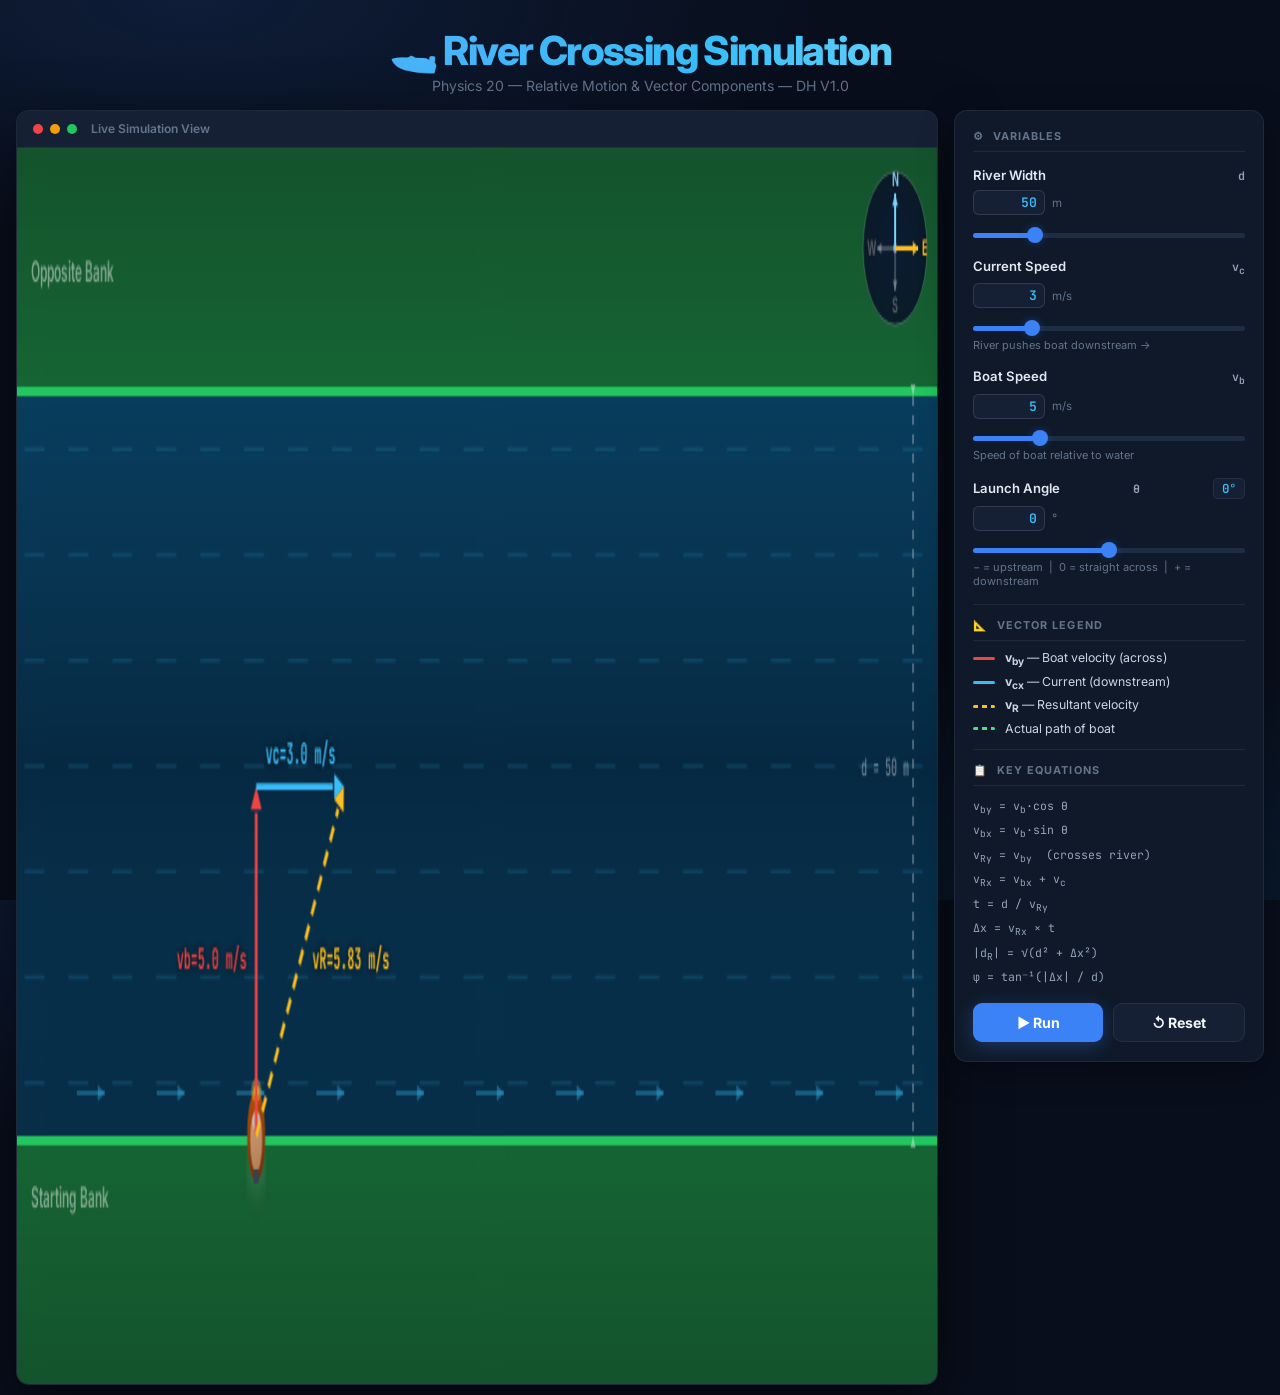
<file: sims/physics20/relativemotionriverboat.html>
<!DOCTYPE html>
<html lang="en">

<head>
    <meta charset="UTF-8">
    <meta name="viewport" content="width=device-width, initial-scale=1.0">
    <title>River Crossing Simulation — Physics 20</title>
    <link rel="preconnect" href="https://fonts.googleapis.com">
    <link
        href="https://fonts.googleapis.com/css2?family=Inter:wght@400;500;600;700;800&family=JetBrains+Mono:wght@400;600&display=swap"
        rel="stylesheet">
    <style>
        /* ═══ Design Tokens ═══ */
        :root {
            --bg: #080e1c;
            --surface: #0f1929;
            --surface2: #162035;
            --border: rgba(255, 255, 255, 0.07);
            --accent: #3b82f6;
            --glow: rgba(59, 130, 246, 0.3);
            --text: #f1f5f9;
            --muted: #64748b;
            --red: #ef4444;
            --blue: #38bdf8;
            --green: #4ade80;
            --amber: #fbbf24;
            --r: 13px;
        }

        *,
        *::before,
        *::after {
            box-sizing: border-box;
            margin: 0;
            padding: 0;
        }

        html,
        body {
            height: 100%;
        }

        body {
            font-family: 'Inter', sans-serif;
            background: var(--bg);
            color: var(--text);
            min-height: 100vh;
            display: flex;
            flex-direction: column;
            align-items: center;
            padding: 1rem 1rem 2rem;
            background-image:
                radial-gradient(ellipse 90% 50% at 15% 0%, rgba(59, 130, 246, 0.13) 0%, transparent 55%),
                radial-gradient(ellipse 70% 50% at 85% 100%, rgba(14, 165, 233, 0.10) 0%, transparent 55%);
        }

        /* ── Header ── */
        .page-header {
            width: 100%;
            max-width: 1340px;
            text-align: center;
            padding: 0.6rem 0 1rem;
        }

        .page-header h1 {
            font-size: clamp(1.6rem, 3.5vw, 2.5rem);
            font-weight: 800;
            background: linear-gradient(120deg, #60a5fa, #38bdf8 55%, #a5f3fc);
            -webkit-background-clip: text;
            -webkit-text-fill-color: transparent;
            background-clip: text;
            letter-spacing: -0.04em;
        }

        .page-header p {
            color: var(--muted);
            font-size: 0.88rem;
            margin-top: 0.15rem;
        }

        /* ── Main grid ── */
        .app {
            width: 100%;
            max-width: 1340px;
            display: grid;
            grid-template-columns: 1fr 310px;
            grid-template-rows: 1fr auto;
            gap: 1rem;
        }

        /* ── Canvas wrapper ── */
        .sim-wrap {
            grid-column: 1;
            grid-row: 1 / 3;
            background: var(--surface);
            border-radius: var(--r);
            border: 1px solid var(--border);
            overflow: hidden;
            box-shadow: 0 24px 64px rgba(0, 0, 0, 0.55), inset 0 1px 0 rgba(255, 255, 255, 0.04);
            display: flex;
            flex-direction: column;
        }

        .sim-chrome {
            padding: 0.65rem 1rem;
            display: flex;
            align-items: center;
            gap: 0.45rem;
            border-bottom: 1px solid var(--border);
            background: var(--surface2);
            flex-shrink: 0;
        }

        .dot {
            width: 10px;
            height: 10px;
            border-radius: 50%;
        }

        .dot.r {
            background: #ef4444;
        }

        .dot.a {
            background: #f59e0b;
        }

        .dot.g {
            background: #22c55e;
        }

        .sim-chrome-title {
            font-size: 0.75rem;
            font-weight: 600;
            color: var(--muted);
            margin-left: 0.4rem;
        }

        canvas {
            display: block;
            width: 100%;
            height: auto;
            flex: 1;
        }

        /* ── Panels ── */
        .panel {
            background: var(--surface);
            border-radius: var(--r);
            border: 1px solid var(--border);
            padding: 1.15rem;
            box-shadow: 0 8px 32px rgba(0, 0, 0, 0.35);
        }

        .ptitle {
            font-size: 0.68rem;
            font-weight: 700;
            letter-spacing: 0.1em;
            text-transform: uppercase;
            color: var(--muted);
            margin-bottom: 0.9rem;
            padding-bottom: 0.5rem;
            border-bottom: 1px solid var(--border);
        }

        /* Sliders */
        .cg {
            margin-bottom: 1rem;
        }

        .clabel {
            display: flex;
            justify-content: space-between;
            align-items: baseline;
            font-size: 0.82rem;
            font-weight: 600;
            color: #e2e8f0;
            margin-bottom: 0.4rem;
        }

        .sym {
            font-family: 'JetBrains Mono', monospace;
            font-size: 0.73rem;
            color: #94a3b8;
        }

        /* Number input boxes */
        .num-row {
            display: flex;
            align-items: center;
            gap: 0.4rem;
            margin-bottom: 0.4rem;
        }

        .num-input {
            width: 72px;
            padding: 3px 7px;
            background: var(--surface2);
            border: 1px solid rgba(255, 255, 255, 0.12);
            border-radius: 6px;
            color: var(--blue);
            font-family: 'JetBrains Mono', monospace;
            font-size: 0.82rem;
            font-weight: 600;
            text-align: right;
            outline: none;
            transition: border-color 0.15s, box-shadow 0.15s;
            -moz-appearance: textfield;
        }

        .num-input::-webkit-inner-spin-button,
        .num-input::-webkit-outer-spin-button {
            -webkit-appearance: none;
            margin: 0;
        }

        .num-input:focus {
            border-color: var(--accent);
            box-shadow: 0 0 0 2px var(--glow);
        }

        .num-unit {
            font-size: 0.72rem;
            color: var(--muted);
            white-space: nowrap;
        }

        .vbadge {
            background: var(--surface2);
            border: 1px solid rgba(255, 255, 255, 0.07);
            border-radius: 5px;
            padding: 1px 8px;
            font-family: 'JetBrains Mono', monospace;
            font-size: 0.78rem;
            color: var(--blue);
        }

        input[type=range] {
            -webkit-appearance: none;
            width: 100%;
            background: transparent;
        }

        input[type=range]:focus {
            outline: none;
        }

        input[type=range]::-webkit-slider-runnable-track {
            height: 5px;
            border-radius: 3px;
            background: linear-gradient(to right, var(--accent) var(--pct, 0%), #1d2d44 var(--pct, 0%));
        }

        input[type=range]::-webkit-slider-thumb {
            -webkit-appearance: none;
            width: 16px;
            height: 16px;
            border-radius: 50%;
            background: var(--accent);
            margin-top: -5.5px;
            cursor: pointer;
            box-shadow: 0 0 8px var(--glow);
            transition: transform 0.12s, box-shadow 0.12s;
        }

        input[type=range]::-webkit-slider-thumb:hover {
            transform: scale(1.3);
            box-shadow: 0 0 16px var(--glow);
        }

        .hint {
            font-size: 0.69rem;
            color: var(--muted);
            margin-top: 0.2rem;
        }

        hr.sep {
            border: none;
            border-top: 1px solid var(--border);
            margin: 0.8rem 0;
        }

        /* Legend */
        .legend {
            display: flex;
            flex-direction: column;
            gap: 0.4rem;
            margin-bottom: 0.7rem;
        }

        .lgrow {
            display: flex;
            align-items: center;
            gap: 0.6rem;
            font-size: 0.77rem;
            color: #cbd5e1;
        }

        .lgseg {
            width: 22px;
            height: 3px;
            border-radius: 2px;
            flex-shrink: 0;
        }

        .lgseg.dsh {
            background: repeating-linear-gradient(90deg, currentColor 0, currentColor 5px, transparent 5px, transparent 9px);
        }

        /* Buttons */
        .brow {
            display: flex;
            gap: 0.65rem;
            margin-top: 0.9rem;
        }

        .btn {
            flex: 1;
            padding: 0.65rem 0.5rem;
            border: none;
            border-radius: 9px;
            font-family: 'Inter', sans-serif;
            font-weight: 700;
            font-size: 0.88rem;
            cursor: pointer;
            transition: all 0.18s;
        }

        .btn-run {
            background: var(--accent);
            color: #fff;
            box-shadow: 0 4px 18px var(--glow);
        }

        .btn-run:hover:not(:disabled) {
            background: #2563eb;
            transform: translateY(-2px);
            box-shadow: 0 7px 26px var(--glow);
        }

        .btn-run:disabled {
            opacity: 0.45;
            cursor: not-allowed;
            transform: none;
        }

        .btn-reset {
            background: var(--surface2);
            color: var(--text);
            border: 1px solid var(--border);
        }

        .btn-reset:hover {
            background: rgba(255, 255, 255, 0.05);
        }

        /* Results */
        .results-panel {
            grid-column: 2;
            grid-row: 2;
            transition: opacity 0.45s ease, transform 0.45s ease;
        }

        .results-panel.hidden {
            opacity: 0;
            pointer-events: none;
            transform: translateY(10px);
        }

        .results-panel .ptitle {
            color: var(--green);
            border-color: rgba(74, 222, 128, 0.2);
        }

        .rrow {
            margin-bottom: 0.85rem;
        }

        .rlabel {
            font-size: 0.68rem;
            font-weight: 700;
            letter-spacing: 0.08em;
            text-transform: uppercase;
            color: var(--muted);
            margin-bottom: 0.2rem;
        }

        .rval {
            font-family: 'JetBrains Mono', monospace;
            font-size: 1.3rem;
            font-weight: 700;
            color: #fff;
        }

        .rval .u {
            font-size: 0.8rem;
            font-weight: 400;
            color: var(--muted);
        }

        .rrow.hi .rval {
            color: var(--green);
        }

        /* ── Responsive ── */
        @media (max-width: 800px) {
            .app {
                grid-template-columns: 1fr;
                grid-template-rows: auto auto auto;
            }

            .sim-wrap {
                grid-column: 1;
                grid-row: 1;
            }

            .panel {
                grid-column: 1;
                grid-row: 2;
            }

            .results-panel {
                grid-column: 1;
                grid-row: 3;
            }
        }
    </style>
</head>

<body>

    <div class="page-header">
        <h1>🚤 River Crossing Simulation</h1>
        <p>Physics 20 — Relative Motion &amp; Vector Components — DH V1.0</p>
    </div>

    <div class="app">

        <!-- ── Simulation Canvas ── -->
        <div class="sim-wrap">
            <div class="sim-chrome">
                <div class="dot r"></div>
                <div class="dot a"></div>
                <div class="dot g"></div>
                <span class="sim-chrome-title">Live Simulation View</span>
            </div>
            <canvas id="simCanvas" width="900" height="506"></canvas>
        </div>

        <!-- ── Controls Panel (col 2, row 1) ── -->
        <aside class="panel" style="grid-column:2;grid-row:1;">
            <div class="ptitle">⚙&nbsp; Variables</div>

            <div class="cg">
                <div class="clabel">River Width <span class="sym">d</span></div>
                <div class="num-row">
                    <input type="text" inputmode="decimal" class="num-input" id="nW" value="50">
                    <span class="num-unit">m</span>
                </div>
                <input type="range" id="sW" min="10" max="200" value="50" step="1">
            </div>

            <div class="cg">
                <div class="clabel">Current Speed <span class="sym">v<sub>c</sub></span></div>
                <div class="num-row">
                    <input type="text" inputmode="decimal" class="num-input" id="nC" value="3">
                    <span class="num-unit">m/s</span>
                </div>
                <input type="range" id="sC" min="0" max="15" value="3" step="0.1">
                <div class="hint">River pushes boat downstream →</div>
            </div>

            <div class="cg">
                <div class="clabel">Boat Speed <span class="sym">v<sub>b</sub></span></div>
                <div class="num-row">
                    <input type="text" inputmode="decimal" class="num-input" id="nB" value="5">
                    <span class="num-unit">m/s</span>
                </div>
                <input type="range" id="sB" min="0.5" max="20" value="5" step="0.1">
                <div class="hint">Speed of boat relative to water</div>
            </div>

            <div class="cg">
                <div class="clabel">Launch Angle <span class="sym">θ</span>
                    <span class="vbadge" id="dA">0°</span>
                </div>
                <div class="num-row">
                    <input type="text" inputmode="decimal" class="num-input" id="nA" value="0">
                    <span class="num-unit">°</span>
                </div>
                <input type="range" id="sA" min="-75" max="75" value="0" step="0.1">
                <div class="hint">− = upstream &nbsp;|&nbsp; 0 = straight across &nbsp;|&nbsp; + = downstream</div>
            </div>
            <div id="crossWarning"
                style="display:none;margin-top:-0.4rem;margin-bottom:0.5rem;padding:0.45rem 0.7rem;background:rgba(239,68,68,0.15);border:1px solid rgba(239,68,68,0.4);border-radius:7px;font-size:0.75rem;color:#fca5a5;font-weight:600;">
                ⚠ Boat cannot cross — angle too steep downstream!</div>

            <hr class="sep">

            <div class="ptitle" style="margin-bottom:0.55rem;">📐&nbsp; Vector Legend</div>
            <div class="legend">
                <div class="lgrow">
                    <div class="lgseg" style="background:var(--red)"></div>
                    <span><b>v<sub>by</sub></b> — Boat velocity (across)</span>
                </div>
                <div class="lgrow">
                    <div class="lgseg" style="background:var(--blue)"></div>
                    <span><b>v<sub>cx</sub></b> — Current (downstream)</span>
                </div>
                <div class="lgrow">
                    <div class="lgseg dsh" style="color:var(--amber)"></div>
                    <span><b>v<sub>R</sub></b> — Resultant velocity</span>
                </div>
                <div class="lgrow">
                    <div class="lgseg dsh" style="color:var(--green)"></div>
                    <span>Actual path of boat</span>
                </div>
            </div>

            <hr class="sep">

            <div class="ptitle" style="margin-bottom:0.55rem;">📋&nbsp; Key Equations</div>
            <div style="font-family:'JetBrains Mono',monospace;font-size:0.72rem;color:#94a3b8;line-height:1.9;">
                v<sub>by</sub> = v<sub>b</sub>·cos θ<br>
                v<sub>bx</sub> = v<sub>b</sub>·sin θ<br>
                v<sub>Ry</sub> = v<sub>by</sub> &nbsp;(crosses river)<br>
                v<sub>Rx</sub> = v<sub>bx</sub> + v<sub>c</sub><br>
                t = d / v<sub>Ry</sub><br>
                Δx = v<sub>Rx</sub> × t<br>
                |d<sub>R</sub>| = √(d² + Δx²)<br>
                φ = tan⁻¹(|Δx| / d)
            </div>

            <div class="brow">
                <button class="btn btn-run" id="btnRun">▶ Run</button>
                <button class="btn btn-reset" id="btnReset">↺ Reset</button>
            </div>
        </aside>

        <!-- ── Results Panel (col 2, row 2) ── -->
        <div class="panel results-panel hidden" id="results">
            <div class="ptitle">✅&nbsp; Results</div>

            <div class="rrow">
                <div class="rlabel">Time to Cross</div>
                <div class="rval" id="rT">—<span class="u"> s</span></div>
            </div>
            <div class="rrow">
                <div class="rlabel">Downstream Drift (Δx)</div>
                <div class="rval" id="rDx">—<span class="u"> m</span></div>
            </div>
            <div class="rrow hi">
                <div class="rlabel">Resultant Displacement</div>
                <div class="rval" id="rD">—<span class="u"> m</span></div>
            </div>
            <div class="rrow">
                <div class="rlabel">Displacement Angle θ</div>
                <div class="rval" id="rA">—<span class="u">°</span></div>
            </div>
        </div>

    </div><!-- /.app -->

    <script>
        /* ═══════════════════════════════════════════════════════════
           River Crossing Simulation — Physics 20 (Alberta)
           Self-contained single HTML file. No dependencies beyond
           Google Fonts (gracefully degrades without internet).
           ═══════════════════════════════════════════════════════════ */
        (function () {
            'use strict';

            /* ── DOM refs ── */
            const canvas = document.getElementById('simCanvas');
            const ctx = canvas.getContext('2d');
            const sW = document.getElementById('sW');
            const sC = document.getElementById('sC');
            const sB = document.getElementById('sB');
            const sA = document.getElementById('sA');
            const nW = document.getElementById('nW');
            const nC = document.getElementById('nC');
            const nB = document.getElementById('nB');
            const nA = document.getElementById('nA');
            const dA = document.getElementById('dA');
            const crossWarning = document.getElementById('crossWarning');
            const btnRun = document.getElementById('btnRun');
            const btnReset = document.getElementById('btnReset');
            const resultsEl = document.getElementById('results');
            const rT = document.getElementById('rT');
            const rDx = document.getElementById('rDx');
            const rD = document.getElementById('rD');
            const rA = document.getElementById('rA');

            /* ── Simulation State ── */
            const S = {
                // inputs
                d: 50, vC: 3, vB: 5, launchDeg: 0,
                // derived velocities (computed each time)
                vRy: 0, vRx: 0,   // resultant y (across) and x (downstream)
                // computed outcomes
                tTotal: 0, dxTotal: 0, dispTotal: 0, dispAngleDeg: 0,
                // animation
                running: false, done: false,
                t: 0, lastTs: null, raf: null,
                // layout
                bankH: 52,
                startX: 0, topY: 0, botY: 0, scale: 1,
                // trail storage
                trail: []
            };

            /* ── Slider accent fill (webkit) ── */
            function sliderFill(el) {
                const p = (el.value - el.min) / (el.max - el.min) * 100;
                el.style.setProperty('--pct', p + '%');
            }

            /* ── Bidirectional slider ↔ text-input sync ──
               Each pair: [slider, textInput, min, max]
               - While typing: accept partial input like "20.", "-", "-." without disrupting
               - On valid number: update slider + re-render immediately
               - On blur: clamp to [min,max] and clean up display
            */
            const pairs = [
                [sW, nW, 10, 200],
                [sC, nC, 0, 15],
                [sB, nB, 0.5, 20],
                [sA, nA, -75, 75],
            ];

            function isPartial(str) {
                // Allow interim states the user is still typing: "-", ".", "20.", "-.", "-20."
                return /^-?\.?$|^-?\d+\.$/.test(str);
            }

            pairs.forEach(([slider, numIn, lo, hi]) => {
                // Slider moved → update text input + fill
                slider.addEventListener('input', () => {
                    numIn.value = parseFloat(slider.value);
                    sliderFill(slider);
                });

                // Text typed → parse, skip if still partial, else update slider + sim
                numIn.addEventListener('input', () => {
                    const raw = numIn.value.trim();
                    if (raw === '' || isPartial(raw)) return;   // still typing, wait
                    const v = parseFloat(raw);
                    if (isNaN(v)) return;
                    const clamped = Math.max(lo, Math.min(hi, v));
                    slider.value = clamped;
                    sliderFill(slider);
                    if (S.running || S.done) doReset();
                    else { readInputs(); render(); }
                });

                // Blur → clean up display (clamp + remove trailing dot)
                numIn.addEventListener('blur', () => {
                    let v = parseFloat(numIn.value);
                    if (isNaN(v)) v = parseFloat(slider.value);
                    v = Math.max(lo, Math.min(hi, v));
                    numIn.value = v;
                    slider.value = v;
                    sliderFill(slider);
                    if (!S.running && !S.done) { readInputs(); render(); }
                });

                // Init fill
                sliderFill(slider);
            });

            /* ── Physics ── */
            function compute() {
                const rad = S.launchDeg * Math.PI / 180;
                // Boat velocity components relative to water:
                //   vby = vB·cos(θ)  — perpendicular across river
                //   vbx = vB·sin(θ)  — along river (+ downstream, − upstream)
                const vby = S.vB * Math.cos(rad);
                const vbx = S.vB * Math.sin(rad);
                // Resultant velocity (relative to bank):
                S.vRy = vby;            // only vby gets you across
                S.vRx = vbx + S.vC;    // current adds to x-component

                if (S.vRy <= 0) { S.tTotal = Infinity; return; }

                S.tTotal = S.d / S.vRy;
                S.dxTotal = S.vRx * S.tTotal;
                S.dispTotal = Math.sqrt(S.d * S.d + S.dxTotal * S.dxTotal);
                S.dispAngleDeg = Math.atan2(Math.abs(S.dxTotal), S.d) * 180 / Math.PI;
            }

            /* ── Layout (river = 60% of canvas height, banks = 20% each) ── */
            function layout() {
                const H = canvas.height;
                S.topY = Math.round(H * 0.20);   // top bank takes 20%
                S.botY = Math.round(H * 0.80);   // bottom bank starts at 80%
                S.scale = (S.botY - S.topY) / S.d;
                S.startX = canvas.width * 0.26;
            }

            /* ── Coordinate helpers ── */
            const toX = m => S.startX + m * S.scale;   // metres downstream → canvas x
            const toY = m => S.botY - m * S.scale;   // metres across     → canvas y

            /* ── Colour palette ── */
            const COL = {
                red: '#ef4444', blue: '#38bdf8',
                amber: '#fbbf24', green: '#4ade80',
                bankTop: '#14532d', bankBot: '#166534', bankEdge: '#22c55e',
            };

            /* ═══ DRAW SCENE (background) ═══ */
            let waveOff = 0;

            function drawBG() {
                const W = canvas.width, H = canvas.height;
                // Base
                ctx.fillStyle = '#060c1a';
                ctx.fillRect(0, 0, W, H);

                // Water gradient
                const wg = ctx.createLinearGradient(0, S.topY, 0, S.botY);
                wg.addColorStop(0, 'rgba(14,165,233,0.32)');
                wg.addColorStop(0.5, 'rgba(7,89,133,0.38)');
                wg.addColorStop(1, 'rgba(14,165,233,0.22)');
                ctx.fillStyle = wg;
                ctx.fillRect(0, S.topY, W, S.botY - S.topY);

                // Animated current ripples
                waveOff = (waveOff + 0.5 * S.vC) % 44;
                ctx.save();
                ctx.strokeStyle = 'rgba(56,189,248,0.15)';
                ctx.lineWidth = 1.5;
                ctx.setLineDash([20, 24]);
                ctx.lineDashOffset = -waveOff;
                for (let i = 0; i < 7; i++) {
                    const ry = S.topY + (S.botY - S.topY) * (i + 0.5) / 7;
                    ctx.beginPath(); ctx.moveTo(0, ry); ctx.lineTo(W, ry); ctx.stroke();
                }
                ctx.setLineDash([]); ctx.lineDashOffset = 0;
                ctx.restore();

                // Bottom bank (start)
                const bg1 = ctx.createLinearGradient(0, S.botY, 0, H);
                bg1.addColorStop(0, COL.bankBot); bg1.addColorStop(1, COL.bankTop);
                ctx.fillStyle = bg1;
                ctx.fillRect(0, S.botY, W, H - S.botY);
                ctx.fillStyle = COL.bankEdge; ctx.fillRect(0, S.botY, W, 4);

                // Top bank (target)
                const bg2 = ctx.createLinearGradient(0, 0, 0, S.topY);
                bg2.addColorStop(0, COL.bankTop); bg2.addColorStop(1, COL.bankBot);
                ctx.fillStyle = bg2;
                ctx.fillRect(0, 0, W, S.topY);
                ctx.fillStyle = COL.bankEdge; ctx.fillRect(0, S.topY - 4, W, 4);

                // Bank labels
                ctx.save();
                ctx.font = '600 12px Inter, sans-serif';
                ctx.fillStyle = 'rgba(255,255,255,0.45)';
                ctx.textAlign = 'left'; ctx.textBaseline = 'middle';
                ctx.fillText('Starting Bank', 14, S.botY + S.bankH * 0.5);
                ctx.fillText('Opposite Bank', 14, S.topY * 0.5);
                ctx.restore();

                // Current arrow strip along bottom of water
                ctx.save();
                ctx.globalAlpha = 0.3 + Math.min(S.vC / 15, 1) * 0.35;
                ctx.fillStyle = COL.blue;
                const ay = S.botY - 18;
                for (let ax = 60; ax < W - 40; ax += 80) {
                    smallArrow(ax, ay, ax + 28, ay, COL.blue);
                }
                ctx.restore();

                // Dimension arrow (right side)
                dimArrow(W - 24, S.topY, W - 24, S.botY, `d = ${S.d} m`);
            }

            function smallArrow(x1, y1, x2, y2, col) {
                const dx = x2 - x1, dy = y2 - y1;
                const a = Math.atan2(dy, dx);
                ctx.strokeStyle = col; ctx.lineWidth = 1.8;
                ctx.beginPath(); ctx.moveTo(x1, y1); ctx.lineTo(x2, y2); ctx.stroke();
                ctx.fillStyle = col;
                ctx.beginPath();
                ctx.moveTo(x2, y2);
                ctx.lineTo(x2 - 8 * Math.cos(a - 0.45), y2 - 8 * Math.sin(a - 0.45));
                ctx.lineTo(x2 - 8 * Math.cos(a + 0.45), y2 - 8 * Math.sin(a + 0.45));
                ctx.closePath(); ctx.fill();
            }

            function dimArrow(x1, y1, x2, y2, label) {
                ctx.save();
                ctx.strokeStyle = ctx.fillStyle = 'rgba(255,255,255,0.4)';
                ctx.lineWidth = 1.4;
                ctx.setLineDash([4, 4]);
                ctx.beginPath(); ctx.moveTo(x1, y1); ctx.lineTo(x2, y2); ctx.stroke();
                ctx.setLineDash([]);
                // heads
                arrowTip(x1, y1, 0, -1, 5); arrowTip(x2, y2, 0, 1, 5);
                // label
                ctx.font = '600 10px JetBrains Mono, monospace';
                ctx.textAlign = 'center'; ctx.textBaseline = 'middle';
                ctx.fillText(label, x1 - 28, (y1 + y2) / 2 + 1);
                ctx.restore();
            }

            function arrowTip(x, y, dx, dy, s) {
                ctx.save();
                ctx.translate(x, y);
                ctx.rotate(Math.atan2(dy, dx) - Math.PI / 2);
                ctx.beginPath();
                ctx.moveTo(0, 0); ctx.lineTo(-s / 2, s); ctx.lineTo(s / 2, s);
                ctx.closePath(); ctx.fill();
                ctx.restore();
            }

            /* ═══ DRAW BOAT ═══ */
            function drawBoat(bx, by, headingRad) {
                ctx.save();
                ctx.translate(bx, by);
                ctx.rotate(headingRad);

                // wake glow
                ctx.save();
                ctx.globalAlpha = 0.12;
                const wk = ctx.createRadialGradient(0, 14, 2, 0, 14, 24);
                wk.addColorStop(0, '#ffffff'); wk.addColorStop(1, 'transparent');
                ctx.fillStyle = wk;
                ctx.beginPath(); ctx.ellipse(0, 14, 10, 22, 0, 0, Math.PI * 2); ctx.fill();
                ctx.restore();

                // hull
                const hg = ctx.createLinearGradient(-9, -19, 9, 19);
                hg.addColorStop(0, '#b45309'); hg.addColorStop(1, '#6b2d0a');
                ctx.fillStyle = hg;
                ctx.beginPath(); ctx.ellipse(0, 0, 9, 19, 0, 0, Math.PI * 2); ctx.fill();

                // deck
                const dg = ctx.createLinearGradient(-6, -14, 6, 14);
                dg.addColorStop(0, '#d4a47a'); dg.addColorStop(1, '#b07d57');
                ctx.fillStyle = dg;
                ctx.beginPath(); ctx.ellipse(0, 2, 6, 13, 0, 0, Math.PI * 2); ctx.fill();

                // windshield
                ctx.fillStyle = 'rgba(147,210,250,0.65)';
                ctx.beginPath(); ctx.ellipse(0, -6, 3.5, 3, 0, 0, Math.PI * 2); ctx.fill();
                ctx.strokeStyle = 'rgba(255,255,255,0.3)'; ctx.lineWidth = 0.8;
                ctx.stroke();

                // motor
                ctx.fillStyle = '#374151';
                ctx.fillRect(-2.5, 14, 5, 6);

                // bow light
                ctx.fillStyle = '#fbbf24';
                ctx.beginPath(); ctx.arc(0, -19, 2.5, 0, Math.PI * 2); ctx.fill();
                ctx.fillStyle = 'rgba(251,191,36,0.4)';
                ctx.beginPath(); ctx.arc(0, -19, 5, 0, Math.PI * 2); ctx.fill();

                ctx.restore();
            }

            /* ═══ VECTOR ARROW ═══ */
            function vecArrow(x1, y1, x2, y2, col, label, dashed, lblFn) {
                const dx = x2 - x1, dy = y2 - y1;
                const len = Math.hypot(dx, dy);
                if (len < 3) return;
                const ang = Math.atan2(dy, dx);
                const hs = 11;

                ctx.save();
                ctx.strokeStyle = col; ctx.fillStyle = col;
                ctx.lineWidth = 2.8;
                if (dashed) ctx.setLineDash([7, 5]);

                ctx.beginPath();
                ctx.moveTo(x1, y1);
                ctx.lineTo(x2 - hs * Math.cos(ang), y2 - hs * Math.sin(ang));
                ctx.stroke();
                ctx.setLineDash([]);

                ctx.beginPath();
                ctx.moveTo(x2, y2);
                ctx.lineTo(x2 - hs * Math.cos(ang - 0.52), y2 - hs * Math.sin(ang - 0.52));
                ctx.lineTo(x2 - hs * Math.cos(ang + 0.52), y2 - hs * Math.sin(ang + 0.52));
                ctx.closePath(); ctx.fill();

                if (label && lblFn) {
                    ctx.font = 'bold 12px JetBrains Mono, monospace';
                    ctx.textBaseline = 'middle';
                    ctx.shadowColor = 'rgba(0,0,0,0.9)'; ctx.shadowBlur = 5;
                    lblFn(ctx, x1, y1, x2, y2);
                    ctx.shadowBlur = 0;
                }
                ctx.restore();
            }

            /* ═══ STATIC VECTOR DIAGRAM (idle state) ═══ */
            function drawStaticVectors() {
                const ox = S.startX, oy = S.botY;
                const riverH = S.botY - S.topY;
                // Scale vectors so they fit nicely without overlapping banks
                const maxSpeed = S.vB + Math.abs(S.vRx) + 1;
                const VSCALE = Math.min(32, riverH * 0.85 / maxSpeed);

                const rad = S.launchDeg * Math.PI / 180;
                // vB at the launch angle (in canvas coords: x right, y down)
                const vBxPx = S.vB * Math.sin(rad) * VSCALE;  // + = rightward (downstream)
                const vByPx = S.vB * Math.cos(rad) * VSCALE;  // always upward in canvas
                // vC adds only in x
                const vCxPx = S.vC * VSCALE;

                // ① vB arrow — boat's own velocity (angled, red)
                vecArrow(ox, oy, ox + vBxPx, oy - vByPx, COL.red, true, false, (ctx, x1, y1, x2, y2) => {
                    ctx.fillStyle = COL.red;
                    const lx = S.launchDeg >= 0 ? x2 - 10 : x2 + 10;
                    ctx.textAlign = S.launchDeg >= 0 ? 'right' : 'left';
                    ctx.fillText(`vb=${S.vB.toFixed(1)} m/s`, lx, (y1 + y2) / 2);
                });

                // ② vC arrow — current, added tip-to-tail from end of vB (blue)
                if (S.vC > 0) {
                    vecArrow(ox + vBxPx, oy - vByPx, ox + vBxPx + vCxPx, oy - vByPx,
                        COL.blue, true, false, (ctx, x1, y1, x2, y2) => {
                            ctx.fillStyle = COL.blue;
                            ctx.textAlign = 'center';
                            ctx.textBaseline = 'bottom';
                            ctx.fillText(`vc=${S.vC.toFixed(1)} m/s`, (x1 + x2) / 2, y1 - 7);
                        });
                }

                // ③ resultant vR (amber, dashed) — origin to combined tip
                const tipX = ox + vBxPx + vCxPx;
                const tipY = oy - vByPx;
                const vRmag = Math.hypot(S.vRx, S.vRy).toFixed(2);
                vecArrow(ox, oy, tipX, tipY, COL.amber, true, true, (ctx, x1, y1, x2, y2) => {
                    ctx.fillStyle = COL.amber;
                    ctx.textAlign = tipX > ox ? 'left' : 'right';
                    const offX = tipX > ox ? 12 : -12;
                    ctx.fillText(`vR=${vRmag} m/s`, (x1 + x2) / 2 + offX, (y1 + y2) / 2);
                });
            }

            /* ═══ LIVE VECTORS (during animation) ═══ */
            function drawLiveVectors(mAcross, mDown) {
                const bx = toX(mDown);      // can be left of startX if going upstream
                const by = toY(mAcross);
                const ox = S.startX, oy = S.botY;

                // Across-river displacement — RED (vertical, always upward)
                if (by < oy - 3) {
                    vecArrow(ox, oy, ox, by, COL.red, true, false, (ctx, x1, y1, x2, y2) => {
                        ctx.fillStyle = COL.red;
                        ctx.textAlign = 'right';
                        ctx.fillText(`Δy = ${mAcross.toFixed(1)} m`, x1 - 10, (y1 + y2) / 2);
                    });
                }

                // Net drift — BLUE (horizontal, can go left or right)
                const driftAbs = Math.abs(bx - ox);
                if (driftAbs > 3) {
                    vecArrow(ox, by, bx, by, COL.blue, true, false, (ctx, x1, y1, x2, y2) => {
                        ctx.fillStyle = COL.blue;
                        ctx.textAlign = 'center';
                        ctx.textBaseline = mDown >= 0 ? 'bottom' : 'top';
                        const offY = mDown >= 0 ? -10 : 10;
                        const dir = mDown >= 0 ? 'downstream' : 'upstream';
                        // Anchor label 30% from the fixed origin end so it stays away from the boat
                        const labelX = x1 + (x2 - x1) * 0.30;
                        ctx.fillText(`Δx=${Math.abs(mDown).toFixed(1)} m (${dir})`, labelX, y1 + offY);
                    });
                }

                // Resultant displacement path — GREEN dashed
                vecArrow(ox, oy, bx, by, COL.green, true, true, null);
            }

            /* ═══ TRAIL ═══ */
            function drawTrail() {
                if (S.trail.length < 2) return;
                ctx.save();
                ctx.lineWidth = 2.5;
                ctx.lineCap = 'round';
                for (let i = 1; i < S.trail.length; i++) {
                    const alpha = i / S.trail.length;
                    ctx.strokeStyle = `rgba(74,222,128,${alpha * 0.55})`;
                    ctx.setLineDash([]);
                    ctx.beginPath();
                    ctx.moveTo(S.trail[i - 1].x, S.trail[i - 1].y);
                    ctx.lineTo(S.trail[i].x, S.trail[i].y);
                    ctx.stroke();
                }
                ctx.restore();
            }

            /* ═══ TIMER overlay ═══ */
            function drawTimer() {
                ctx.save();
                ctx.font = 'bold 14px JetBrains Mono, monospace';
                ctx.fillStyle = 'rgba(255,255,255,0.75)';
                ctx.textAlign = 'left'; ctx.textBaseline = 'top';
                ctx.shadowColor = 'rgba(0,0,0,0.9)'; ctx.shadowBlur = 6;
                ctx.fillText(`t = ${S.t.toFixed(2)} s`, 14, S.topY + 10);
                ctx.shadowBlur = 0;
                ctx.restore();
            }


            /* ═══ COMPASS ROSE ═══ */
            function drawCompass() {
                const R = 23;                          // 60% of original 38
                const PAD = 10;                          // gap from canvas edges
                const CR = R + 9;                       // clipping / disc radius
                const cx = canvas.width - CR - PAD;    // flush to top-right
                const cy = CR + PAD;                   // flush to top edge

                ctx.save();

                // Crisp circular clip
                ctx.beginPath();
                ctx.arc(cx, cy, CR, 0, Math.PI * 2);
                ctx.clip();

                // Background disc (radial gradient)
                const bgGrad = ctx.createRadialGradient(cx, cy, 1, cx, cy, CR);
                bgGrad.addColorStop(0, 'rgba(12,24,52,0.95)');
                bgGrad.addColorStop(1, 'rgba(8,16,38,0.85)');
                ctx.fillStyle = bgGrad;
                ctx.fillRect(cx - CR, cy - CR, CR * 2, CR * 2);

                // ── Helper: one compass arm ──
                function compassArm(angleDeg, len, col, label, isBold) {
                    const a = (angleDeg - 90) * Math.PI / 180;
                    const ex = cx + Math.cos(a) * len;
                    const ey = cy + Math.sin(a) * len;
                    const lx = cx + Math.cos(a) * (len + 6);
                    const ly = cy + Math.sin(a) * (len + 6);

                    // Arm
                    ctx.strokeStyle = col;
                    ctx.lineWidth = isBold ? 2 : 1.4;
                    ctx.beginPath();
                    ctx.moveTo(cx, cy);
                    ctx.lineTo(ex, ey);
                    ctx.stroke();

                    // Arrowhead
                    const hs = isBold ? 6 : 5;
                    const ang = Math.atan2(ey - cy, ex - cx);
                    ctx.fillStyle = col;
                    ctx.beginPath();
                    ctx.moveTo(ex, ey);
                    ctx.lineTo(ex - hs * Math.cos(ang - 0.5), ey - hs * Math.sin(ang - 0.5));
                    ctx.lineTo(ex - hs * Math.cos(ang + 0.5), ey - hs * Math.sin(ang + 0.5));
                    ctx.closePath();
                    ctx.fill();

                    // Label
                    ctx.fillStyle = col;
                    ctx.font = `bold 9px Inter, sans-serif`;
                    ctx.textAlign = 'center';
                    ctx.textBaseline = 'middle';
                    ctx.shadowColor = 'rgba(0,0,0,1)'; ctx.shadowBlur = 3;
                    ctx.fillText(label, lx, ly);
                    ctx.shadowBlur = 0;
                }

                // Centre dot
                ctx.fillStyle = 'rgba(255,255,255,0.5)';
                ctx.beginPath(); ctx.arc(cx, cy, 2, 0, Math.PI * 2); ctx.fill();

                // S and W — dimmed
                compassArm(180, R - 5, 'rgba(255,255,255,0.3)', 'S', false);
                compassArm(270, R - 5, 'rgba(255,255,255,0.3)', 'W', false);
                // N — light blue (opposite bank)
                compassArm(0, R, '#7dd3fc', 'N', true);
                // E — amber (current direction)
                compassArm(90, R, '#fbbf24', 'E', true);

                ctx.restore();

                // Outer ring drawn outside clip so it sits on the edge cleanly
                ctx.save();
                ctx.strokeStyle = 'rgba(255,255,255,0.18)';
                ctx.lineWidth = 1;
                ctx.beginPath();
                ctx.arc(cx, cy, CR, 0, Math.PI * 2);
                ctx.stroke();
                ctx.restore();
            }

            /* ═══ MASTER RENDER ═══ */
            function render() {
                layout();
                drawBG();

                if (!S.running && !S.done) {
                    // IDLE — boat aims at the chosen launch angle (independent of current)
                    const idleHeading = S.launchDeg * Math.PI / 180;
                    drawBoat(S.startX, S.botY, idleHeading);
                    drawStaticVectors();
                    drawCompass();
                    return;
                }

                // RUNNING or post-run DONE state
                const mAcross = S.vRy * S.t;   // distance across river
                const mDown = S.vRx * S.t;   // net downstream drift
                const bx = toX(mDown);
                const by = toY(mAcross);

                drawTrail();
                drawLiveVectors(mAcross, mDown);
                // Boat body points where the pilot aims, not where current pushes it
                const heading = S.launchDeg * Math.PI / 180;
                drawBoat(bx, by, heading);
                drawCompass();
                if (S.running) drawTimer();
            }

            /* ═══ ANIMATION LOOP ═══ */
            function animate(ts) {
                if (S.lastTs === null) S.lastTs = ts;
                const dt = (ts - S.lastTs) / 1000;
                S.lastTs = ts;

                const TARGET_REAL = 4.2;
                const speed = S.tTotal / TARGET_REAL;
                S.t += dt * speed;

                const bx = toX(S.vRx * S.t);
                const by = toY(S.vRy * S.t);
                if (!S.trail.length || S.trail[S.trail.length - 1].x !== bx) {
                    S.trail.push({ x: bx, y: by });
                }

                if (S.t >= S.tTotal) {
                    S.t = S.tTotal;
                    render();
                    endRun();
                    return;
                }

                render();
                S.raf = requestAnimationFrame(animate);
            }

            /* ═══ END / RESET ═══ */
            function endRun() {
                S.running = false;
                S.done = true;
                btnRun.disabled = false;
                btnRun.textContent = '▶ Run';

                rT.innerHTML = `${S.tTotal.toFixed(2)}<span class="u"> s</span>`;
                const dxLabel = S.dxTotal >= 0 ? 'downstream' : 'upstream';
                rDx.innerHTML = `${S.dxTotal.toFixed(2)}<span class="u"> m (${dxLabel})</span>`;
                rD.innerHTML = `${S.dispTotal.toFixed(2)}<span class="u"> m</span>`;
                rA.innerHTML = `${S.dispAngleDeg.toFixed(1)}<span class="u">°</span>`;
                resultsEl.classList.remove('hidden');
            }

            function doReset() {
                if (S.raf) cancelAnimationFrame(S.raf);
                S.running = false; S.done = false;
                S.t = 0; S.lastTs = null; S.trail = [];
                btnRun.disabled = false;
                btnRun.textContent = '▶ Run';
                resultsEl.classList.add('hidden');
                readInputs();
                render();
            }

            /* ═══ INPUTS ═══ */
            function readInputs() {
                S.d = parseFloat(sW.value);
                S.vC = parseFloat(sC.value);
                S.vB = parseFloat(sB.value);
                S.launchDeg = parseFloat(sA.value);
                // Sync number inputs to match sliders (sliders are always clamped)
                nW.value = S.d;
                nC.value = S.vC;
                nB.value = S.vB;
                nA.value = S.launchDeg;
                // Angle badge: colour-coded display
                const sign = S.launchDeg < 0 ? '↖ ' : S.launchDeg > 0 ? '↗ ' : '';
                dA.textContent = `${sign}${S.launchDeg > 0 ? '+' : ''}${S.launchDeg}°`;
                dA.style.color = S.launchDeg < 0 ? '#4ade80' : S.launchDeg > 0 ? '#f87171' : '#38bdf8';
                compute();
                const cantCross = !isFinite(S.tTotal);
                crossWarning.style.display = cantCross ? 'block' : 'none';
                btnRun.disabled = cantCross;
            }

            // Slider input → read + render (number inputs already synced in the pairs loop above)
            [sW, sC, sB, sA].forEach(el => el.addEventListener('input', () => {
                if (S.running || S.done) doReset();
                else { readInputs(); render(); }
            }));

            btnRun.addEventListener('click', () => {
                if (S.running || !isFinite(S.tTotal)) return;
                resultsEl.classList.add('hidden');
                S.t = 0; S.lastTs = null; S.trail = [];
                S.running = true; S.done = false;
                btnRun.disabled = true;
                btnRun.textContent = 'Running…';
                S.raf = requestAnimationFrame(animate);
            });

            btnReset.addEventListener('click', doReset);

            /* ═══ RESPONSIVE CANVAS ═══ */
            const ro = new ResizeObserver(() => {
                const rect = canvas.parentElement.getBoundingClientRect();
                const w = Math.floor(rect.width);
                const h = Math.floor(w * 9 / 16);
                if (canvas.width !== w || canvas.height !== h) {
                    canvas.width = w; canvas.height = h;
                }
                render();
            });
            ro.observe(canvas.parentElement);

            /* ═══ BOOT ═══ */
            readInputs();
            render();

        })();
    </script>
</body>

</html>
</file>
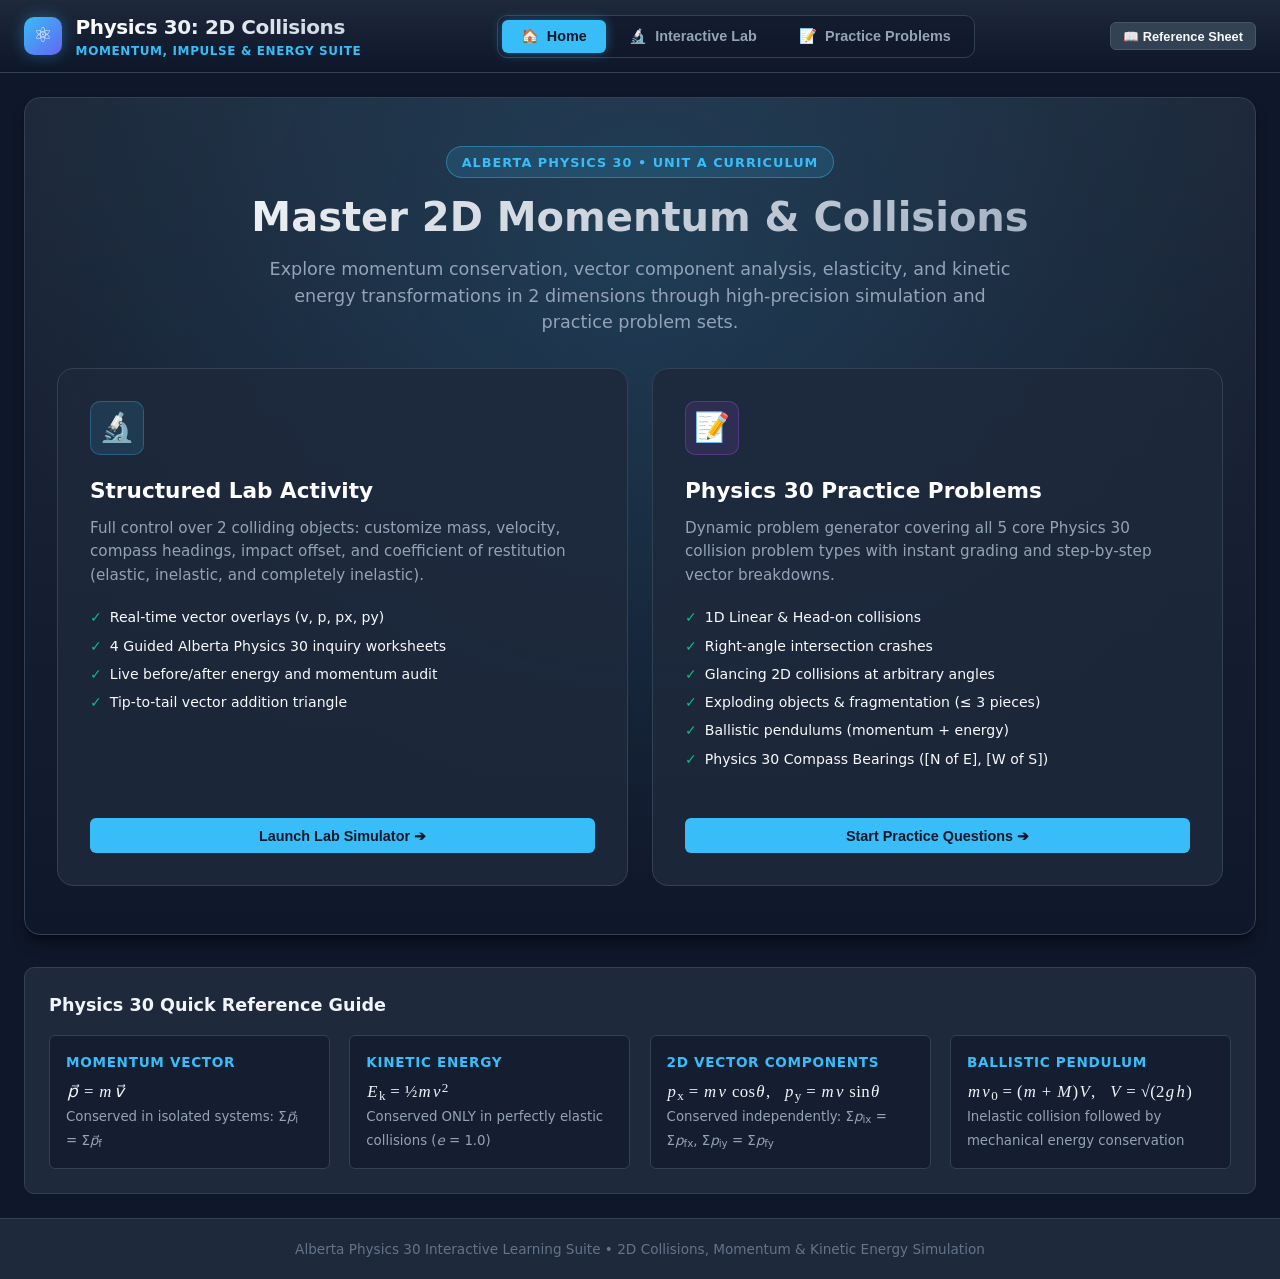
<file: sims/physics30/collisionlab.html>
<!DOCTYPE html>
<html lang="en">
<head>
    <meta charset="UTF-8">
    <meta name="viewport" content="width=device-width, initial-scale=1.0">
    <title>Physics 30: 2D Momentum & Collisions Suite</title>
    
    
    
    <style>
/* ========== css/main.css ========== */
/**
 * Physics 30 2D Collisions Suite - Main Stylesheet
 * High quality, modern educational UI with responsive layouts, dark/light theme support.
 */

:root {
    --bg-primary: #0f172a;
    --bg-secondary: #1e293b;
    --bg-tertiary: #334155;
    --bg-card: rgba(30, 41, 59, 0.85);
    --border-color: #334155;
    --border-light: #475569;
    
    --text-main: #f8fafc;
    --text-muted: #94a3b8;
    --text-dim: #64748b;
    
    --accent-blue: #38bdf8;
    --accent-blue-hover: #0284c7;
    --accent-indigo: #6366f1;
    --accent-purple: #a855f7;
    --accent-green: #10b981;
    --accent-amber: #f59e0b;
    --accent-red: #ef4444;

    --obj1-color: #3b82f6;
    --obj2-color: #ef4444;
    
    --radius-sm: 6px;
    --radius-md: 10px;
    --radius-lg: 16px;
    
    --shadow-sm: 0 1px 2px 0 rgba(0, 0, 0, 0.25);
    --shadow-md: 0 4px 6px -1px rgba(0, 0, 0, 0.35), 0 2px 4px -2px rgba(0, 0, 0, 0.35);
    --shadow-lg: 0 10px 15px -3px rgba(0, 0, 0, 0.45), 0 4px 6px -4px rgba(0, 0, 0, 0.45);
    --shadow-glow: 0 0 20px rgba(56, 189, 248, 0.2);
}

* {
    box-sizing: border-box;
    margin: 0;
    padding: 0;
}

body {
    font-family: 'Segoe UI', system-ui, -apple-system, BlinkMacSystemFont, Roboto, sans-serif;
    background-color: var(--bg-primary);
    color: var(--text-main);
    line-height: 1.5;
    min-height: 100vh;
    display: flex;
    flex-direction: column;
    overflow-x: hidden;
}

/* Header & Navbar */
.app-header {
    background: linear-gradient(180deg, #1e293b 0%, rgba(15, 23, 42, 0.95) 100%);
    border-bottom: 1px solid var(--border-color);
    position: sticky;
    top: 0;
    z-index: 1000;
    backdrop-filter: blur(10px);
}

.nav-container {
    max-width: 1760px;
    margin: 0 auto;
    padding: 0.75rem 1.5rem;
    display: flex;
    justify-content: space-between;
    align-items: center;
}

.brand-section {
    display: flex;
    align-items: center;
    gap: 0.85rem;
}

.brand-icon {
    width: 38px;
    height: 38px;
    background: linear-gradient(135deg, #38bdf8 0%, #6366f1 100%);
    border-radius: var(--radius-md);
    display: flex;
    align-items: center;
    justify-content: center;
    font-size: 1.3rem;
    box-shadow: 0 0 15px rgba(56, 189, 248, 0.35);
}

.brand-title {
    font-size: 1.25rem;
    font-weight: 700;
    background: linear-gradient(90deg, #ffffff 0%, #cbd5e1 100%);
    -webkit-background-clip: text;
    -webkit-text-fill-color: transparent;
    letter-spacing: -0.02em;
}

.brand-subtitle {
    font-size: 0.75rem;
    color: var(--accent-blue);
    font-weight: 600;
    letter-spacing: 0.05em;
    text-transform: uppercase;
}

.nav-tabs-wrapper {
    display: flex;
    background: rgba(15, 23, 42, 0.6);
    border: 1px solid var(--border-color);
    padding: 4px;
    border-radius: var(--radius-md);
    gap: 4px;
}

.nav-tab-btn {
    padding: 0.5rem 1.2rem;
    border: none;
    background: transparent;
    color: var(--text-muted);
    font-weight: 600;
    font-size: 0.9rem;
    border-radius: var(--radius-sm);
    cursor: pointer;
    transition: all 0.2s ease;
    display: flex;
    align-items: center;
    gap: 0.5rem;
}

.nav-tab-btn:hover {
    color: var(--text-main);
    background: rgba(255, 255, 255, 0.05);
}

.nav-tab-btn.active {
    background: var(--accent-blue);
    color: #0f172a;
    box-shadow: 0 0 12px rgba(56, 189, 248, 0.4);
}

.header-actions {
    display: flex;
    align-items: center;
    gap: 0.75rem;
}

/* Main Content Area */
.app-main {
    flex: 1;
    max-width: 1760px;
    width: 100%;
    margin: 0 auto;
    padding: 1.5rem;
}

.view-section {
    display: none;
    animation: fadeIn 0.3s cubic-bezier(0.16, 1, 0.3, 1);
}

.view-section.active {
    display: block;
}

@keyframes fadeIn {
    from { opacity: 0; transform: translateY(6px); }
    to { opacity: 1; transform: translateY(0); }
}

/* Landing Page Styles */
.hero-banner {
    background: radial-gradient(circle at 50% 20%, rgba(56, 189, 248, 0.15) 0%, rgba(15, 23, 42, 0) 70%),
                linear-gradient(180deg, #1e293b 0%, #0f172a 100%);
    border: 1px solid var(--border-color);
    border-radius: var(--radius-lg);
    padding: 3rem 2rem;
    text-align: center;
    margin-bottom: 2rem;
    position: relative;
    overflow: hidden;
    box-shadow: var(--shadow-lg);
}

.hero-badge {
    display: inline-block;
    background: rgba(56, 189, 248, 0.15);
    border: 1px solid rgba(56, 189, 248, 0.4);
    color: var(--accent-blue);
    font-size: 0.8rem;
    font-weight: 700;
    padding: 0.35rem 0.9rem;
    border-radius: 9999px;
    text-transform: uppercase;
    letter-spacing: 0.08em;
    margin-bottom: 1rem;
}

.hero-title {
    font-size: 2.5rem;
    font-weight: 800;
    line-height: 1.15;
    margin-bottom: 1rem;
    background: linear-gradient(135deg, #ffffff 0%, #94a3b8 100%);
    -webkit-background-clip: text;
    -webkit-text-fill-color: transparent;
}

.hero-desc {
    max-width: 750px;
    margin: 0 auto 2rem;
    color: var(--text-muted);
    font-size: 1.1rem;
}

.hero-cards-grid {
    display: grid;
    grid-template-columns: repeat(auto-fit, minmax(320px, 1fr));
    gap: 1.5rem;
    margin-top: 1.5rem;
}

.landing-card {
    background: var(--bg-card);
    border: 1px solid var(--border-color);
    border-radius: var(--radius-lg);
    padding: 2rem;
    text-align: left;
    transition: all 0.3s ease;
    cursor: pointer;
    position: relative;
    display: flex;
    flex-direction: column;
    justify-content: space-between;
}

.landing-card:hover {
    transform: translateY(-4px);
    border-color: var(--accent-blue);
    box-shadow: var(--shadow-glow), var(--shadow-lg);
}

.card-top {
    margin-bottom: 1.5rem;
}

.card-icon-wrapper {
    width: 54px;
    height: 54px;
    border-radius: var(--radius-md);
    background: rgba(56, 189, 248, 0.12);
    border: 1px solid rgba(56, 189, 248, 0.3);
    display: flex;
    align-items: center;
    justify-content: center;
    font-size: 1.8rem;
    margin-bottom: 1.25rem;
}

.landing-card.card-practice .card-icon-wrapper {
    background: rgba(168, 85, 247, 0.12);
    border-color: rgba(168, 85, 247, 0.3);
}

.card-heading {
    font-size: 1.35rem;
    font-weight: 700;
    margin-bottom: 0.6rem;
    color: #ffffff;
}

.card-body-text {
    color: var(--text-muted);
    font-size: 0.95rem;
    line-height: 1.55;
    margin-bottom: 1.25rem;
}

.card-features-list {
    list-style: none;
    margin-bottom: 1.5rem;
}

.card-features-list li {
    font-size: 0.88rem;
    color: var(--text-main);
    margin-bottom: 0.45rem;
    display: flex;
    align-items: center;
    gap: 0.5rem;
}

.card-features-list li::before {
    content: '✓';
    color: var(--accent-green);
    font-weight: bold;
}

/* Quick Reference Section */
.curriculum-ref-box {
    background: var(--bg-secondary);
    border: 1px solid var(--border-color);
    border-radius: var(--radius-md);
    padding: 1.5rem;
    margin-top: 2rem;
}

.ref-grid {
    display: grid;
    grid-template-columns: repeat(auto-fit, minmax(240px, 1fr));
    gap: 1.2rem;
    margin-top: 1rem;
}

.ref-item {
    background: rgba(15, 23, 42, 0.6);
    border: 1px solid var(--border-color);
    border-radius: var(--radius-sm);
    padding: 1rem;
}

.ref-item-title {
    font-size: 0.85rem;
    font-weight: 700;
    color: var(--accent-blue);
    text-transform: uppercase;
    letter-spacing: 0.05em;
    margin-bottom: 0.4rem;
}

.ref-item-formula {
    font-family: 'Cambria Math', 'KaTeX_Math', 'Times New Roman', serif;
    font-size: 1.05rem;
    color: #f1f5f9;
}

/* Buttons */
.btn {
    display: inline-flex;
    align-items: center;
    justify-content: center;
    gap: 0.5rem;
    padding: 0.55rem 1.15rem;
    border-radius: var(--radius-sm);
    font-weight: 600;
    font-size: 0.9rem;
    cursor: pointer;
    border: 1px solid transparent;
    transition: all 0.2s ease;
    text-decoration: none;
}

.btn-primary {
    background: var(--accent-blue);
    color: #0f172a;
}
.btn-primary:hover {
    background: #7dd3fc;
    box-shadow: 0 0 12px rgba(56, 189, 248, 0.4);
}

.btn-secondary {
    background: var(--bg-tertiary);
    color: var(--text-main);
    border-color: var(--border-light);
}
.btn-secondary:hover {
    background: #475569;
}

.btn-success {
    background: #059669;
    color: #ffffff;
}
.btn-success:hover {
    background: #10b981;
}

.btn-warning {
    background: #d97706;
    color: #ffffff;
}
.btn-warning:hover {
    background: #f59e0b;
}

.btn-danger {
    background: #dc2626;
    color: #ffffff;
}
.btn-danger:hover {
    background: #ef4444;
}

.btn-outline-primary {
    background: transparent;
    border-color: var(--accent-blue);
    color: var(--accent-blue);
}
.btn-outline-primary:hover {
    background: rgba(56, 189, 248, 0.15);
}

.btn-sm {
    padding: 0.35rem 0.75rem;
    font-size: 0.8rem;
}

/* Badges */
.badge {
    display: inline-block;
    padding: 0.25rem 0.55rem;
    border-radius: var(--radius-sm);
    font-size: 0.75rem;
    font-weight: 700;
    letter-spacing: 0.02em;
}

.badge-primary { background: rgba(56, 189, 248, 0.2); color: var(--accent-blue); border: 1px solid rgba(56, 189, 248, 0.3); }
.badge-success { background: rgba(16, 185, 129, 0.2); color: var(--accent-green); border: 1px solid rgba(16, 185, 129, 0.3); }
.badge-warning { background: rgba(245, 158, 11, 0.2); color: var(--accent-amber); border: 1px solid rgba(245, 158, 11, 0.3); }
.badge-info { background: rgba(99, 102, 241, 0.2); color: #818cf8; border: 1px solid rgba(99, 102, 241, 0.3); }

/* Modal Reference Dialog */
.modal-overlay {
    position: fixed;
    top: 0;
    left: 0;
    right: 0;
    bottom: 0;
    background: rgba(0, 0, 0, 0.75);
    backdrop-filter: blur(4px);
    z-index: 2000;
    display: flex;
    align-items: center;
    justify-content: center;
    padding: 1.5rem;
}

.modal-card {
    background: var(--bg-secondary);
    border: 1px solid var(--border-light);
    border-radius: var(--radius-lg);
    max-width: 800px;
    width: 100%;
    max-height: 85vh;
    overflow-y: auto;
    padding: 2rem;
    box-shadow: var(--shadow-lg);
    position: relative;
}

.modal-close-btn {
    position: absolute;
    top: 1.25rem;
    right: 1.25rem;
    background: transparent;
    border: none;
    color: var(--text-muted);
    font-size: 1.5rem;
    cursor: pointer;
}
.modal-close-btn:hover { color: #ffffff; }

/* Utilities */
.hidden { display: none !important; }
.font-bold { font-weight: 700; }
.text-success { color: var(--accent-green) !important; }
.text-danger { color: var(--accent-red) !important; }
.text-warning { color: var(--accent-amber) !important; }
.text-muted { color: var(--text-muted) !important; }

/* Math Formula Typography */
.formula-display, .math-eq {
    font-family: 'Cambria Math', 'STIX Two Math', 'Times New Roman', Georgia, serif;
    font-size: 1.05rem;
    letter-spacing: 0.02em;
}

.formula-display i, .math-eq i, .math-var {
    font-style: italic;
    font-family: 'Cambria Math', 'Times New Roman', Times, serif;
    padding: 0 1px;
}

.formula-display sub, .math-eq sub, sub {
    font-size: 0.78em;
    vertical-align: -0.2em;
    line-height: 0;
}

.formula-display sup, .math-eq sup, sup {
    font-size: 0.78em;
    vertical-align: 0.35em;
    line-height: 0;
}

.math-pill {
    background: rgba(15, 23, 42, 0.75);
    border: 1px solid rgba(56, 189, 248, 0.3);
    border-radius: 4px;
    padding: 2px 6px;
    font-family: 'Cambria Math', 'Times New Roman', Times, serif;
    color: #e2e8f0;
    font-size: 0.95em;
    display: inline-block;
}

/* Footer */
.app-footer {
    background: var(--bg-secondary);
    border-top: 1px solid var(--border-color);
    padding: 1.25rem 1.5rem;
    text-align: center;
    color: var(--text-dim);
    font-size: 0.85rem;
    margin-top: auto;
}

/* ========== css/simulation.css ========== */
/**
 * Physics 30 2D Simulation & Side-by-Side Lab View Stylesheet
 */

.simulation-layout {
    display: grid;
    grid-template-columns: 310px 1fr 390px;
    gap: 1.25rem;
    align-items: start;
    transition: all 0.25s ease;
    position: relative;
}

@media (max-width: 1440px) {
    .simulation-layout {
        grid-template-columns: 280px 1fr 350px;
        gap: 1rem;
    }
}

@media (max-width: 1100px) {
    .simulation-layout {
        grid-template-columns: 1fr;
    }
}

/* Collapsible state: when controls sidebar is collapsed to the left */
.simulation-layout.controls-collapsed {
    grid-template-columns: 46px 1fr 430px;
}

@media (max-width: 1440px) {
    .simulation-layout.controls-collapsed {
        grid-template-columns: 46px 1fr 390px;
    }
}

/* When activities sidebar is collapsed to the right */
.simulation-layout.activities-collapsed {
    grid-template-columns: 320px 1fr 46px;
}

/* When both sidebars are collapsed */
.simulation-layout.controls-collapsed.activities-collapsed {
    grid-template-columns: 46px 1fr 46px;
}

/* Sidebar Columns */
.controls-sidebar,
.activities-sidebar {
    background: var(--bg-card);
    border: 1px solid var(--border-color);
    border-radius: var(--radius-md);
    overflow: hidden;
    box-shadow: var(--shadow-sm);
    display: flex;
    flex-direction: column;
}

.activities-sidebar {
    position: sticky;
    top: 4.5rem;
    max-height: calc(100vh - 5.5rem);
}

/* Collapsed Strip (Clickable bar when collapsed) */
.collapsed-strip {
    display: none;
    width: 46px;
    min-height: 480px;
    background: #090e17;
    align-items: center;
    justify-content: center;
    cursor: pointer;
    border-radius: var(--radius-md);
    transition: background 0.2s, border-color 0.2s;
}

.collapsed-strip:hover {
    background: rgba(56, 189, 248, 0.12);
}

.btn-expand-strip {
    background: transparent;
    border: none;
    color: var(--accent-blue);
    font-weight: 700;
    font-size: 0.8rem;
    cursor: pointer;
    display: flex;
    flex-direction: column;
    align-items: center;
    gap: 0.75rem;
    padding: 1.25rem 0;
    width: 100%;
    height: 100%;
}

.vertical-text {
    writing-mode: vertical-rl;
    text-orientation: mixed;
    transform: rotate(180deg);
    letter-spacing: 0.08em;
    font-size: 0.75rem;
}

/* When collapsed, toggle visibility */
.simulation-layout.controls-collapsed #controls-sidebar .sidebar-expanded-content {
    display: none;
}
.simulation-layout.controls-collapsed #controls-sidebar .collapsed-strip {
    display: flex;
}

.simulation-layout.activities-collapsed #activities-sidebar .sidebar-expanded-content {
    display: none;
}
.simulation-layout.activities-collapsed #activities-sidebar .collapsed-strip {
    display: flex;
}

/* Sidebar Headers */
.sidebar-header {
    display: flex;
    justify-content: space-between;
    align-items: center;
    padding: 0.75rem 1rem;
    background: #0f172a;
    border-bottom: 1px solid var(--border-color);
}

.sidebar-header-title {
    font-size: 0.92rem;
    font-weight: 700;
    color: #ffffff;
    display: flex;
    align-items: center;
    gap: 0.4rem;
}

.btn-toggle-sidebar {
    background: rgba(30, 41, 59, 0.9);
    border: 1px solid var(--border-light);
    color: var(--text-muted);
    font-size: 0.75rem;
    font-weight: 600;
    padding: 0.25rem 0.55rem;
    border-radius: var(--radius-sm);
    cursor: pointer;
    transition: all 0.2s;
}

.btn-toggle-sidebar:hover {
    color: #ffffff;
    border-color: var(--accent-blue);
    background: var(--bg-tertiary);
}

.sidebar-expanded-content {
    display: flex;
    flex-direction: column;
    width: 100%;
}

.sidebar-body-scroll {
    padding: 0.85rem;
    overflow-y: auto;
    max-height: calc(100vh - 10rem);
    display: flex;
    flex-direction: column;
    gap: 0.85rem;
}

/* Object Control Blocks */
.panel-card {
    background: var(--bg-secondary);
    border: 1px solid var(--border-color);
    border-radius: var(--radius-sm);
    padding: 0.85rem;
}

.panel-title {
    font-size: 0.9rem;
    font-weight: 700;
    color: #f1f5f9;
    margin-bottom: 0.65rem;
    display: flex;
    align-items: center;
    justify-content: space-between;
}

.object-control-block {
    padding: 0.85rem;
    border-radius: var(--radius-sm);
    border: 1px solid var(--border-color);
}

.obj1-block {
    background: rgba(59, 130, 246, 0.08);
    border-color: rgba(59, 130, 246, 0.3);
}

.obj2-block {
    background: rgba(239, 68, 68, 0.08);
    border-color: rgba(239, 68, 68, 0.3);
}

.obj-header {
    display: flex;
    justify-content: space-between;
    align-items: center;
    font-weight: 700;
    font-size: 0.88rem;
    margin-bottom: 0.6rem;
}

.obj-header.obj1-text { color: #60a5fa; }
.obj-header.obj2-text { color: #f87171; }

.form-row {
    display: flex;
    gap: 0.5rem;
    align-items: center;
    margin-bottom: 0.5rem;
}

.form-label {
    font-size: 0.78rem;
    color: var(--text-muted);
    min-width: 55px;
}

.form-control {
    background: #0f172a;
    border: 1px solid var(--border-light);
    color: var(--text-main);
    padding: 0.35rem 0.55rem;
    border-radius: var(--radius-sm);
    font-size: 0.82rem;
    width: 100%;
    outline: none;
    transition: border-color 0.2s;
}

.form-control:focus {
    border-color: var(--accent-blue);
}

.quick-dir-group {
    display: flex;
    gap: 4px;
    margin-top: 0.35rem;
    flex-wrap: wrap;
}

.btn-quick-dir {
    padding: 2px 6px;
    font-size: 0.7rem;
    background: rgba(15, 23, 42, 0.8);
    border: 1px solid var(--border-color);
    border-radius: 4px;
    color: var(--text-muted);
    cursor: pointer;
}
.btn-quick-dir:hover {
    color: var(--text-main);
    border-color: var(--accent-blue);
}

/* Elasticity Selector */
.elasticity-container {
    margin-top: 0.4rem;
}

.range-slider {
    width: 100%;
    accent-color: var(--accent-blue);
    cursor: pointer;
}

.elasticity-presets {
    display: grid;
    grid-template-columns: 1fr 1fr 1fr;
    gap: 4px;
    margin-top: 0.45rem;
}

/* Simulation Canvas & Display (Center Column) */
.canvas-wrapper {
    position: relative;
    background: #020617;
    border: 1px solid var(--border-color);
    border-radius: var(--radius-md);
    overflow: hidden;
    box-shadow: var(--shadow-md);
}

#sim-canvas {
    display: block;
    width: 100%;
    height: 480px;
    background: radial-gradient(circle at center, #0f172a 0%, #020617 100%);
}

.canvas-toolbar {
    display: flex;
    justify-content: space-between;
    align-items: center;
    background: #0f172a;
    border-top: 1px solid var(--border-color);
    padding: 0.65rem 0.85rem;
    flex-wrap: wrap;
    gap: 0.65rem;
}

.playback-controls {
    display: flex;
    gap: 0.5rem;
    align-items: center;
}

.speed-controls {
    display: flex;
    background: #1e293b;
    border: 1px solid var(--border-color);
    border-radius: var(--radius-sm);
    overflow: hidden;
}

.btn-speed {
    padding: 0.3rem 0.6rem;
    background: transparent;
    border: none;
    color: var(--text-muted);
    font-size: 0.75rem;
    font-weight: 600;
    cursor: pointer;
}

.btn-speed.active {
    background: var(--accent-blue);
    color: #0f172a;
}

.overlay-toggles {
    display: flex;
    gap: 0.85rem;
    font-size: 0.8rem;
    color: var(--text-muted);
    flex-wrap: wrap;
}

.checkbox-label {
    display: flex;
    align-items: center;
    gap: 0.35rem;
    cursor: pointer;
}

/* Data Analytics Table */
.data-table-container {
    margin-top: 1rem;
    background: var(--bg-card);
    border: 1px solid var(--border-color);
    border-radius: var(--radius-md);
    padding: 1rem;
    overflow-x: auto;
}

.sim-data-table {
    width: 100%;
    border-collapse: collapse;
    font-size: 0.82rem;
    text-align: left;
}

.sim-data-table th {
    background: rgba(15, 23, 42, 0.8);
    padding: 0.55rem 0.65rem;
    color: var(--text-muted);
    font-weight: 600;
    border-bottom: 1px solid var(--border-color);
    font-size: 0.75rem;
    text-transform: uppercase;
    letter-spacing: 0.04em;
}

.sim-data-table td {
    padding: 0.55rem 0.65rem;
    border-bottom: 1px solid rgba(51, 65, 85, 0.4);
    font-family: 'Consolas', 'Monaco', monospace;
    font-size: 0.82rem;
}

.sim-data-table tr.total-row td {
    background: rgba(56, 189, 248, 0.08);
    font-weight: 700;
    color: #ffffff;
    border-top: 1px solid var(--accent-blue);
}

.energy-audit-box {
    margin-top: 0.85rem;
    padding-top: 0.85rem;
    border-top: 1px solid var(--border-color);
}

.progress-track {
    width: 100%;
    height: 16px;
    background: #0f172a;
    border-radius: 9999px;
    overflow: hidden;
    border: 1px solid var(--border-color);
    margin: 0.35rem 0;
}

.progress-bar {
    height: 100%;
    transition: width 0.3s ease;
}

.bg-success { background: #10b981; }
.bg-info { background: #0ea5e9; }
.bg-warning { background: #f59e0b; }

/* Activities Panel (Right Column) */
.worksheet-tabs-nav {
    display: flex;
    gap: 0.35rem;
    background: #0f172a;
    padding: 0.5rem 0.75rem;
    border-bottom: 1px solid var(--border-color);
    overflow-x: auto;
}

.btn-tab {
    padding: 0.4rem 0.75rem;
    background: transparent;
    border: none;
    border-radius: var(--radius-sm);
    color: var(--text-muted);
    font-weight: 600;
    cursor: pointer;
    font-size: 0.82rem;
    white-space: nowrap;
    transition: all 0.2s;
}

.btn-tab:hover {
    color: var(--text-main);
    background: rgba(255, 255, 255, 0.05);
}

.btn-tab.active {
    background: var(--accent-blue);
    color: #0f172a;
    box-shadow: 0 0 8px rgba(56, 189, 248, 0.3);
}

.worksheet-panel {
    display: flex;
    flex-direction: column;
}

.worksheet-header {
    margin-bottom: 0.85rem;
}

.worksheet-header h4 {
    font-size: 0.98rem;
    color: #ffffff;
    margin-bottom: 0.25rem;
}

.worksheet-header .text-muted {
    font-size: 0.8rem;
    margin-bottom: 0.6rem;
}

.btn-load-scenario {
    width: 100%;
    font-size: 0.85rem;
    padding: 0.45rem;
    font-weight: 700;
}

.worksheet-instructions {
    background: rgba(15, 23, 42, 0.6);
    border-left: 3px solid var(--accent-blue);
    padding: 0.65rem 0.85rem;
    border-radius: 0 var(--radius-sm) var(--radius-sm) 0;
    margin-bottom: 1rem;
    font-size: 0.82rem;
}

.worksheet-instructions h5 {
    font-size: 0.85rem;
    margin-bottom: 0.3rem;
    color: #e2e8f0;
}

.worksheet-instructions ol {
    margin-left: 1.1rem;
}

.worksheet-instructions li {
    margin-bottom: 0.25rem;
    color: var(--text-main);
}

.question-card {
    background: var(--bg-secondary);
    border: 1px solid var(--border-color);
    border-radius: var(--radius-sm);
    padding: 0.85rem;
    margin-bottom: 0.85rem;
}

.question-prompt {
    font-size: 0.88rem;
    margin-bottom: 0.65rem;
    color: #f8fafc;
}

.choice-list {
    display: flex;
    flex-direction: column;
    gap: 0.4rem;
    margin-bottom: 0.65rem;
}

.choice-option {
    display: flex;
    align-items: center;
    gap: 0.5rem;
    background: rgba(15, 23, 42, 0.6);
    padding: 0.45rem 0.65rem;
    border-radius: var(--radius-sm);
    cursor: pointer;
    font-size: 0.82rem;
    border: 1px solid transparent;
}

.choice-option:hover {
    border-color: var(--border-light);
}

.input-group-row {
    display: flex;
    gap: 0.4rem;
    align-items: center;
    margin-bottom: 0.65rem;
}

.question-actions {
    display: flex;
    align-items: center;
    gap: 0.65rem;
    flex-wrap: wrap;
}

.q-feedback {
    font-size: 0.8rem;
}

.q-explanation {
    margin-top: 0.65rem;
    padding: 0.6rem 0.75rem;
    background: rgba(15, 23, 42, 0.85);
    border-radius: var(--radius-sm);
    border-left: 3px solid var(--accent-green);
    font-size: 0.82rem;
    line-height: 1.45;
}

/* ========== css/practice.css ========== */
/**
 * Physics 30 Practice Problem Suite Stylesheet
 */

.practice-container {
    max-width: 960px;
    margin: 0 auto;
}

/* Category Toggle Filter Box */
.category-toggle-container {
    background: var(--bg-card);
    border: 1px solid var(--border-color);
    border-radius: var(--radius-md);
    padding: 1.25rem;
    margin-bottom: 1.5rem;
}

.toggle-header {
    display: flex;
    justify-content: space-between;
    align-items: center;
    margin-bottom: 1rem;
    flex-wrap: wrap;
    gap: 0.5rem;
}

.toggle-header-title {
    font-size: 0.95rem;
    font-weight: 700;
    color: #ffffff;
    display: flex;
    align-items: center;
    gap: 0.5rem;
}

.preset-btn-group {
    display: flex;
    gap: 0.4rem;
    flex-wrap: wrap;
}

.btn-preset {
    padding: 0.25rem 0.65rem;
    font-size: 0.78rem;
    background: rgba(15, 23, 42, 0.8);
    border: 1px solid var(--border-color);
    border-radius: var(--radius-sm);
    color: var(--text-muted);
    cursor: pointer;
    font-weight: 600;
    transition: all 0.2s;
}

.btn-preset:hover {
    color: #ffffff;
    border-color: var(--accent-purple);
}

.toggle-chips-grid {
    display: grid;
    grid-template-columns: repeat(auto-fit, minmax(180px, 1fr));
    gap: 0.65rem;
}

.toggle-chip {
    display: flex;
    align-items: center;
    gap: 0.6rem;
    background: rgba(15, 23, 42, 0.6);
    border: 1px solid var(--border-color);
    padding: 0.6rem 0.85rem;
    border-radius: var(--radius-sm);
    cursor: pointer;
    font-size: 0.85rem;
    font-weight: 600;
    color: var(--text-main);
    transition: all 0.2s;
    user-select: none;
}

.toggle-chip:hover {
    border-color: var(--border-light);
    background: rgba(15, 23, 42, 0.85);
}

.toggle-chip input[type="checkbox"] {
    width: 16px;
    height: 16px;
    accent-color: var(--accent-purple);
    cursor: pointer;
}

.toggle-chip:has(input:checked) {
    border-color: rgba(168, 85, 247, 0.5);
    background: rgba(168, 85, 247, 0.12);
    color: #ffffff;
}

/* Score Tracker Bar */
.score-tracker-card {
    background: var(--bg-card);
    border: 1px solid var(--border-color);
    border-radius: var(--radius-md);
    padding: 1rem 1.5rem;
    display: flex;
    justify-content: space-between;
    align-items: center;
    margin-bottom: 1.5rem;
    flex-wrap: wrap;
    gap: 1rem;
}

.score-stats {
    display: flex;
    gap: 1.5rem;
}

.stat-item {
    display: flex;
    flex-direction: column;
}

.stat-label {
    font-size: 0.75rem;
    color: var(--text-muted);
    text-transform: uppercase;
    letter-spacing: 0.04em;
}

.stat-value {
    font-size: 1.25rem;
    font-weight: 700;
    color: #ffffff;
}

/* Practice Problem Card */
.problem-card {
    background: var(--bg-card);
    border: 1px solid var(--border-color);
    border-radius: var(--radius-lg);
    padding: 2rem;
    box-shadow: var(--shadow-md);
    margin-bottom: 2rem;
    position: relative;
}

.problem-header {
    display: flex;
    justify-content: space-between;
    align-items: center;
    margin-bottom: 1.25rem;
    border-bottom: 1px solid var(--border-color);
    padding-bottom: 1rem;
}

.problem-category-badge {
    background: rgba(168, 85, 247, 0.15);
    border: 1px solid rgba(168, 85, 247, 0.4);
    color: #d8b4fe;
    font-size: 0.8rem;
    font-weight: 700;
    padding: 0.25rem 0.75rem;
    border-radius: 9999px;
}

.problem-prompt {
    font-size: 1.15rem;
    line-height: 1.6;
    color: #f8fafc;
    margin-bottom: 1.5rem;
}

.problem-givens-box {
    background: rgba(15, 23, 42, 0.6);
    border: 1px solid var(--border-color);
    border-radius: var(--radius-sm);
    padding: 1rem;
    margin-bottom: 1.5rem;
}

.givens-title {
    font-size: 0.8rem;
    font-weight: 700;
    color: var(--accent-blue);
    text-transform: uppercase;
    margin-bottom: 0.5rem;
}

.givens-list {
    display: flex;
    flex-direction: column;
    gap: 0.35rem;
    font-family: 'Consolas', monospace;
    font-size: 0.9rem;
    color: #cbd5e1;
}

/* Answer Submission Area */
.answer-section {
    background: var(--bg-secondary);
    border: 1px solid var(--border-color);
    border-radius: var(--radius-md);
    padding: 1.5rem;
    margin-bottom: 1.5rem;
}

.answer-title {
    font-size: 0.95rem;
    font-weight: 700;
    margin-bottom: 1rem;
    color: #ffffff;
}

.answer-inputs-grid {
    display: grid;
    grid-template-columns: 1fr 1fr;
    gap: 1.25rem;
    margin-bottom: 1.25rem;
}

@media (max-width: 640px) {
    .answer-inputs-grid {
        grid-template-columns: 1fr;
    }
}

.input-field-block {
    display: flex;
    flex-direction: column;
    gap: 0.4rem;
}

.input-field-label {
    font-size: 0.85rem;
    color: var(--text-muted);
    font-weight: 600;
}

.input-with-unit {
    display: flex;
    align-items: center;
    gap: 0.5rem;
}

.compass-direction-selector {
    display: flex;
    gap: 0.5rem;
}

.direction-preview-badge {
    margin-top: 0.35rem;
    font-size: 0.8rem;
    color: var(--accent-blue);
}

.answer-actions {
    display: flex;
    gap: 0.75rem;
    align-items: center;
    flex-wrap: wrap;
}

/* Feedback Box */
.feedback-box {
    margin-top: 1.25rem;
    padding: 1rem 1.25rem;
    border-radius: var(--radius-md);
    font-size: 0.95rem;
    display: flex;
    align-items: flex-start;
    gap: 0.75rem;
}

.feedback-box.correct {
    background: rgba(16, 185, 129, 0.15);
    border: 1px solid rgba(16, 185, 129, 0.4);
    color: #34d399;
}

.feedback-box.incorrect {
    background: rgba(239, 68, 68, 0.15);
    border: 1px solid rgba(239, 68, 68, 0.4);
    color: #f87171;
}

/* Step-by-Step Solution Card */
.solution-container {
    margin-top: 1.5rem;
    background: rgba(15, 23, 42, 0.9);
    border: 1px solid var(--border-color);
    border-radius: var(--radius-md);
    padding: 1.5rem;
}

.solution-header {
    font-size: 1.1rem;
    font-weight: 700;
    color: var(--accent-green);
    margin-bottom: 1rem;
    display: flex;
    align-items: center;
    gap: 0.5rem;
}

.solution-step {
    background: var(--bg-secondary);
    border-left: 3px solid var(--accent-blue);
    padding: 1rem;
    border-radius: 0 var(--radius-sm) var(--radius-sm) 0;
    margin-bottom: 1rem;
    font-size: 0.95rem;
    line-height: 1.6;
}

.solution-step:last-child {
    border-left-color: var(--accent-green);
}

    </style>
</head>
<body>

    <!-- Header Navigation -->
    <header class="app-header">
        <div class="nav-container">
            <div class="brand-section">
                <div class="brand-icon">⚛️</div>
                <div>
                    <h1 class="brand-title">Physics 30: 2D Collisions</h1>
                    <div class="brand-subtitle">Momentum, Impulse & Energy Suite</div>
                </div>
            </div>

            <nav class="nav-tabs-wrapper">
                <button class="nav-tab-btn active" data-view="landing">
                    <span>🏠</span> Home
                </button>
                <button class="nav-tab-btn" data-view="lab">
                    <span>🔬</span> Interactive Lab
                </button>
                <button class="nav-tab-btn" data-view="practice">
                    <span>📝</span> Practice Problems
                </button>
            </nav>

            <div class="header-actions">
                <button class="btn btn-secondary btn-sm" id="btn-open-reference">
                    📖 Reference Sheet
                </button>
            </div>
        </div>
    </header>

    <!-- Main Container -->
    <main class="app-main">

        <!-- ==================== VIEW 1: LANDING PAGE ==================== -->
        <section id="view-landing" class="view-section active">
            <div class="hero-banner">
                <span class="hero-badge">Alberta Physics 30 • Unit A Curriculum</span>
                <h2 class="hero-title">Master 2D Momentum & Collisions</h2>
                <p class="hero-desc">
                    Explore momentum conservation, vector component analysis, elasticity, and kinetic energy transformations in 2 dimensions through high-precision simulation and practice problem sets.
                </p>

                <div class="hero-cards-grid">
                    <!-- Card 1: Interactive Lab -->
                    <div class="landing-card" id="card-goto-lab">
                        <div class="card-top">
                            <div class="card-icon-wrapper">🔬</div>
                            <h3 class="card-heading">Structured Lab Activity</h3>
                            <p class="card-body-text">
                                Full control over 2 colliding objects: customize mass, velocity, compass headings, impact offset, and coefficient of restitution (elastic, inelastic, and completely inelastic).
                            </p>
                            <ul class="card-features-list">
                                <li>Real-time vector overlays (v, p, px, py)</li>
                                <li>4 Guided Alberta Physics 30 inquiry worksheets</li>
                                <li>Live before/after energy and momentum audit</li>
                                <li>Tip-to-tail vector addition triangle</li>
                            </ul>
                        </div>
                        <button class="btn btn-primary" style="width: 100%;">
                            Launch Lab Simulator ➔
                        </button>
                    </div>

                    <!-- Card 2: Practice Problems -->
                    <div class="landing-card card-practice" id="card-goto-practice">
                        <div class="card-top">
                            <div class="card-icon-wrapper">📝</div>
                            <h3 class="card-heading">Physics 30 Practice Problems</h3>
                            <p class="card-body-text">
                                Dynamic problem generator covering all 5 core Physics 30 collision problem types with instant grading and step-by-step vector breakdowns.
                            </p>
                            <ul class="card-features-list">
                                <li>1D Linear & Head-on collisions</li>
                                <li>Right-angle intersection crashes</li>
                                <li>Glancing 2D collisions at arbitrary angles</li>
                                <li>Exploding objects & fragmentation (≤ 3 pieces)</li>
                                <li>Ballistic pendulums (momentum + energy)</li>
                                <li>Physics 30 Compass Bearings ([N of E], [W of S])</li>
                            </ul>
                        </div>
                        <button class="btn btn-primary" style="width: 100%;">
                            Start Practice Questions ➔
                        </button>
                    </div>
                </div>
            </div>

            <!-- Quick Reference Formulas Card -->
            <div class="curriculum-ref-box">
                <h3 style="color: #f1f5f9; font-size: 1.1rem; margin-bottom: 0.5rem;">Physics 30 Quick Reference Guide</h3>
                <div class="ref-grid">
                    <div class="ref-item">
                        <div class="ref-item-title">Momentum Vector</div>
                        <div class="ref-item-formula formula-display"><i>p&#8407;</i> = <i>m</i><i>v&#8407;</i></div>
                        <small class="text-muted">Conserved in isolated systems: &Sigma;<i>p&#8407;</i><sub>i</sub> = &Sigma;<i>p&#8407;</i><sub>f</sub></small>
                    </div>
                    <div class="ref-item">
                        <div class="ref-item-title">Kinetic Energy</div>
                        <div class="ref-item-formula formula-display"><i>E</i><sub>k</sub> = &frac12;<i>m</i><i>v</i><sup>2</sup></div>
                        <small class="text-muted">Conserved ONLY in perfectly elastic collisions (<i>e</i> = 1.0)</small>
                    </div>
                    <div class="ref-item">
                        <div class="ref-item-title">2D Vector Components</div>
                        <div class="ref-item-formula formula-display"><i>p</i><sub>x</sub> = <i>m</i><i>v</i> cos<i>&theta;</i>, &nbsp; <i>p</i><sub>y</sub> = <i>m</i><i>v</i> sin<i>&theta;</i></div>
                        <small class="text-muted">Conserved independently: &Sigma;<i>p</i><sub>ix</sub> = &Sigma;<i>p</i><sub>fx</sub>, &Sigma;<i>p</i><sub>iy</sub> = &Sigma;<i>p</i><sub>fy</sub></small>
                    </div>
                    <div class="ref-item">
                        <div class="ref-item-title">Ballistic Pendulum</div>
                        <div class="ref-item-formula formula-display"><i>m</i><i>v</i><sub>0</sub> = (<i>m</i> + <i>M</i>)<i>V</i>, &nbsp; <i>V</i> = &radic;(2<i>g</i><i>h</i>)</div>
                        <small class="text-muted">Inelastic collision followed by mechanical energy conservation</small>
                    </div>
                </div>
            </div>
        </section>

        <!-- ==================== VIEW 2: INTERACTIVE LAB ==================== -->
        <section id="view-lab" class="view-section">
            <div class="simulation-layout" id="sim-layout-container">
                
                <!-- Left Column: Collapsible Controls -->
                <aside class="controls-sidebar" id="controls-sidebar">
                    <!-- Collapsed Strip (Visible when collapsed) -->
                    <div class="collapsed-strip" id="controls-collapsed-strip" title="Click to Expand Controls">
                        <button class="btn-expand-strip" id="btn-expand-controls">
                            <span>⚙️</span>
                            <span class="vertical-text">SHOW SETUP & CONTROLS ▶</span>
                        </button>
                    </div>

                    <!-- Expanded Content -->
                    <div class="sidebar-expanded-content" id="controls-expanded-content">
                        <div class="sidebar-header">
                            <span class="sidebar-header-title">⚙️ Lab Setup</span>
                            <button class="btn-toggle-sidebar" id="btn-toggle-controls" title="Collapse Controls to the left">
                                ◀ Collapse
                            </button>
                        </div>

                        <div class="sidebar-body-scroll">
                            <!-- Object 1 Controls -->
                            <div class="panel-card object-control-block obj1-block">
                                <div class="obj-header obj1-text">
                                    <span>🔵 Object 1 (Blue)</span>
                                    <span class="badge badge-primary" id="a1-compass-badge">due East</span>
                                </div>
                                <div class="form-row">
                                    <span class="form-label">Mass (m₁):</span>
                                    <input type="number" id="m1-input" class="form-control" value="3.0" min="0.1" max="50" step="0.5">
                                    <span style="font-size: 0.8rem;">kg</span>
                                </div>
                                <div class="form-row">
                                    <span class="form-label">Speed (v₁):</span>
                                    <input type="number" id="v1-input" class="form-control" value="12.0" min="0" max="40" step="1.0">
                                    <span style="font-size: 0.8rem;">m/s</span>
                                </div>
                                <div class="form-row">
                                    <span class="form-label">Direction:</span>
                                    <input type="number" id="a1-input" class="form-control" value="0.0" min="0" max="90" step="1.0" style="max-width: 60px;">
                                    <select id="a1-dir" class="form-control">
                                        <option value="N of E">° N of E</option>
                                        <option value="E of N">° E of N</option>
                                        <option value="N of W">° N of W</option>
                                        <option value="W of N">° W of N</option>
                                        <option value="S of W">° S of W</option>
                                        <option value="W of S">° W of S</option>
                                        <option value="S of E">° S of E</option>
                                        <option value="E of S">° E of S</option>
                                        <option value="due East" selected>[due East]</option>
                                        <option value="due North">[due North]</option>
                                        <option value="due West">[due West]</option>
                                        <option value="due South">[due South]</option>
                                    </select>
                                </div>
                                <div class="quick-dir-group">
                                    <button class="btn-quick-dir btn-quick-dir-1" data-angle="0" data-dir="due East">East</button>
                                    <button class="btn-quick-dir btn-quick-dir-1" data-angle="0" data-dir="due North">North</button>
                                    <button class="btn-quick-dir btn-quick-dir-1" data-angle="0" data-dir="due West">West</button>
                                    <button class="btn-quick-dir btn-quick-dir-1" data-angle="0" data-dir="due South">South</button>
                                </div>
                            </div>

                            <!-- Object 2 Controls -->
                            <div class="panel-card object-control-block obj2-block">
                                <div class="obj-header obj2-text">
                                    <span>🔴 Object 2 (Red)</span>
                                    <span class="badge badge-primary" id="a2-compass-badge">due West</span>
                                </div>
                                <div class="form-row">
                                    <span class="form-label">Mass (m₂):</span>
                                    <input type="number" id="m2-input" class="form-control" value="3.0" min="0.1" max="50" step="0.5">
                                    <span style="font-size: 0.8rem;">kg</span>
                                </div>
                                <div class="form-row">
                                    <span class="form-label">Speed (v₂):</span>
                                    <input type="number" id="v2-input" class="form-control" value="0.0" min="0" max="40" step="1.0">
                                    <span style="font-size: 0.8rem;">m/s</span>
                                </div>
                                <div class="form-row">
                                    <span class="form-label">Direction:</span>
                                    <input type="number" id="a2-input" class="form-control" value="0.0" min="0" max="90" step="1.0" style="max-width: 60px;">
                                    <select id="a2-dir" class="form-control">
                                        <option value="N of E">° N of E</option>
                                        <option value="E of N">° E of N</option>
                                        <option value="N of W">° N of W</option>
                                        <option value="W of N">° W of N</option>
                                        <option value="S of W">° S of W</option>
                                        <option value="W of S">° W of S</option>
                                        <option value="S of E">° S of E</option>
                                        <option value="E of S">° E of S</option>
                                        <option value="due East">[due East]</option>
                                        <option value="due North">[due North]</option>
                                        <option value="due West" selected>[due West]</option>
                                        <option value="due South">[due South]</option>
                                    </select>
                                </div>
                                <div class="quick-dir-group">
                                    <button class="btn-quick-dir btn-quick-dir-2" data-angle="0" data-dir="due East">East</button>
                                    <button class="btn-quick-dir btn-quick-dir-2" data-angle="0" data-dir="due North">North</button>
                                    <button class="btn-quick-dir btn-quick-dir-2" data-angle="0" data-dir="due West">West</button>
                                    <button class="btn-quick-dir btn-quick-dir-2" data-angle="0" data-dir="due South">South</button>
                                </div>
                            </div>

                            <!-- Elasticity & Glancing Controls -->
                            <div class="panel-card">
                                <div class="panel-title">
                                    <span>Elasticity (e)</span>
                                    <span class="badge badge-success" id="elasticity-value-badge" style="font-size: 0.7rem;">100% Elastic</span>
                                </div>
                                <div class="elasticity-container">
                                    <input type="range" id="elasticity-slider" class="range-slider" min="0" max="100" value="100" step="5">
                                    <div class="elasticity-presets">
                                        <button class="btn btn-secondary btn-sm" id="btn-elastic-100">100%</button>
                                        <button class="btn btn-secondary btn-sm" id="btn-elastic-50">50%</button>
                                        <button class="btn btn-secondary btn-sm" id="btn-elastic-0">0% (Stick)</button>
                                    </div>
                                </div>

                                <div style="margin-top: 1rem;">
                                    <div class="panel-title">
                                        <span>Glancing Offset</span>
                                        <span class="badge badge-info" id="offset-value-badge" style="font-size: 0.7rem;">0.0 (Head-on)</span>
                                    </div>
                                    <input type="range" id="offset-slider" class="range-slider" min="-1.0" max="1.0" value="0.0" step="0.05">
                                </div>
                            </div>
                        </div>
                    </div>
                </aside>

                <!-- Center Column: Canvas & Analytics -->
                <div class="canvas-main-column">
                    <div class="canvas-wrapper">
                        <canvas id="sim-canvas" width="800" height="460"></canvas>
                        
                        <!-- Toolbar Controls -->
                        <div class="canvas-toolbar">
                            <div class="playback-controls">
                                <button class="btn btn-success" id="btn-play-pause">
                                    <span class="icon">▶</span> Run Collision
                                </button>
                                <button class="btn btn-secondary btn-sm" id="btn-step">
                                    Step ➔
                                </button>
                                <button class="btn btn-danger btn-sm" id="btn-reset">
                                    Reset ↺
                                </button>
                                <span class="badge badge-primary" id="sim-status-badge">Moving Toward Collision</span>
                            </div>

                            <div class="speed-controls">
                                <button class="btn-speed" data-speed="0.25">0.25×</button>
                                <button class="btn-speed" data-speed="0.5">0.5×</button>
                                <button class="btn-speed active" data-speed="1.0">1.0×</button>
                                <button class="btn-speed" data-speed="2.0">2.0×</button>
                            </div>

                            <div class="overlay-toggles">
                                <label class="checkbox-label">
                                    <input type="checkbox" id="toggle-trails" checked> Motion Trails
                                </label>
                            </div>
                        </div>
                    </div>

                    <!-- Live Data Analytics Table (Initial vs Final Comparison) -->
                    <div class="data-table-container">
                        <div class="panel-title">
                            <span>Collision Motion & Energy Summary (Before vs. After)</span>
                        </div>
                        <table class="sim-data-table">
                            <thead>
                                <tr>
                                    <th rowspan="2" style="vertical-align: middle;">Object</th>
                                    <th rowspan="2" style="vertical-align: middle;">Mass</th>
                                    <th colspan="2" style="text-align: center; border-left: 2px solid var(--border-color); background: rgba(59, 130, 246, 0.15); color: #93c5fd;">Initial (Before Collision)</th>
                                    <th colspan="2" style="text-align: center; border-left: 2px solid var(--border-color); background: rgba(16, 185, 129, 0.15); color: #6ee7b7;">Final (After Collision)</th>
                                    <th style="border-left: 2px solid var(--border-color); text-align: center;">Kinetic Energy (Ek)</th>
                                </tr>
                                <tr>
                                    <th style="border-left: 2px solid var(--border-color);">Speed (<i>v</i><sub>i</sub>)</th>
                                    <th>Direction</th>
                                    <th style="border-left: 2px solid var(--border-color);">Speed (<i>v</i><sub>f</sub>)</th>
                                    <th>Direction</th>
                                    <th style="border-left: 2px solid var(--border-color);">Initial ➔ Final</th>
                                </tr>
                            </thead>
                            <tbody>
                                <tr>
                                    <td style="color: #60a5fa; font-weight: 600;">🔵 Object 1</td>
                                    <td id="dt-m1">3.0 kg</td>
                                    <td id="dt-v1-init" style="border-left: 2px solid var(--border-color);">12.00 m/s</td>
                                    <td id="dt-a1-init">due East</td>
                                    <td id="dt-v1-final" style="border-left: 2px solid var(--border-color); color: #93c5fd;">— (Pending)</td>
                                    <td id="dt-a1-final" style="color: #93c5fd;">—</td>
                                    <td id="dt-ek1-change" style="border-left: 2px solid var(--border-color);">216.0 J ➔ ...</td>
                                </tr>
                                <tr>
                                    <td style="color: #f87171; font-weight: 600;">🔴 Object 2</td>
                                    <td id="dt-m2">3.0 kg</td>
                                    <td id="dt-v2-init" style="border-left: 2px solid var(--border-color);">0.00 m/s</td>
                                    <td id="dt-a2-init">due West</td>
                                    <td id="dt-v2-final" style="border-left: 2px solid var(--border-color); color: #fca5a5;">— (Pending)</td>
                                    <td id="dt-a2-final" style="color: #fca5a5;">—</td>
                                    <td id="dt-ek2-change" style="border-left: 2px solid var(--border-color);">0.0 J ➔ ...</td>
                                </tr>
                                <tr class="total-row">
                                    <td colspan="2"><b>System Total</b></td>
                                    <td colspan="2" id="dt-ptot-init" style="border-left: 2px solid var(--border-color);">p_initial: 36.0 kg·m/s [due East]</td>
                                    <td colspan="2" id="dt-ptot-final" style="border-left: 2px solid var(--border-color); color: #6ee7b7;">p_final: — (Pending)</td>
                                    <td id="dt-ek-tot-change" style="border-left: 2px solid var(--border-color);">216.0 J ➔ ...</td>
                                </tr>
                            </tbody>
                        </table>

                        <!-- Kinetic Energy Audit Bar -->
                        <div class="energy-audit-box">
                            <div style="display: flex; justify-content: space-between; font-size: 0.82rem; font-weight: 600;">
                                <span>Kinetic Energy Retention</span>
                                <span id="energy-retained-text">100.0% Retained (216.0 J / 216.0 J)</span>
                            </div>
                            <div class="progress-track">
                                <div class="progress-bar bg-success" id="energy-bar-fill" style="width: 100%;"></div>
                            </div>
                            <div style="display: flex; justify-content: space-between; font-size: 0.72rem; color: var(--text-muted);">
                                <span>Elastic (100% conserved)</span>
                                <span id="energy-lost-text" class="text-warning">0.0% (0.0 J Lost)</span>
                            </div>
                        </div>

                    </div>
                </div>

                <!-- Right Column: Guided Lab Activities Panel (Side-by-side with simulation) -->
                <aside class="activities-sidebar" id="activities-sidebar">
                    <!-- Collapsed Strip (Visible when collapsed) -->
                    <div class="collapsed-strip" id="activities-collapsed-strip" title="Click to Expand Activities">
                        <button class="btn-expand-strip" id="btn-expand-activities">
                            <span>📋</span>
                            <span class="vertical-text">◀ SHOW LAB ACTIVITIES</span>
                        </button>
                    </div>

                    <!-- Expanded Activities Content -->
                    <div class="sidebar-expanded-content" id="activities-expanded-content">
                        <div class="sidebar-header">
                            <span class="sidebar-header-title">📋 Lab Activities</span>
                            <button class="btn-toggle-sidebar" id="btn-toggle-activities" title="Collapse Activities to the right">
                                Collapse ▶
                            </button>
                        </div>

                        <!-- Activity Tabs & Scrollable Content -->
                        <div class="worksheet-tabs-nav" id="worksheet-tabs"></div>
                        <div class="sidebar-body-scroll" id="worksheet-content"></div>
                    </div>
                </aside>

            </div>
        </section>

        <!-- ==================== VIEW 3: PRACTICE PROBLEMS ==================== -->
        <section id="view-practice" class="view-section">
            <div class="practice-container">
                
                <!-- Category Toggle Card -->
                <div class="category-toggle-container">
                    <div class="toggle-header">
                        <div class="toggle-header-title">
                            <span>🎯 Question Types to Include:</span>
                            <span class="badge badge-info" id="active-cat-count">5 selected</span>
                        </div>
                        <div class="preset-btn-group">
                            <button class="btn-preset" id="btn-preset-all">All Types</button>
                            <button class="btn-preset" id="btn-preset-2d">2D Vectors Only</button>
                            <button class="btn-preset" id="btn-preset-linear-ballistic">1D & Pendulums</button>
                        </div>
                    </div>

                    <div class="toggle-chips-grid">
                        <label class="toggle-chip">
                            <input type="checkbox" class="cat-toggle-checkbox" value="linear" checked>
                            <span>1D Linear Head-On</span>
                        </label>
                        <label class="toggle-chip">
                            <input type="checkbox" class="cat-toggle-checkbox" value="right_angle" checked>
                            <span>Right-Angle (90°)</span>
                        </label>
                        <label class="toggle-chip">
                            <input type="checkbox" class="cat-toggle-checkbox" value="glancing" checked>
                            <span>Glancing 2D Oblique</span>
                        </label>
                        <label class="toggle-chip">
                            <input type="checkbox" class="cat-toggle-checkbox" value="explosion" checked>
                            <span>Exploding Objects (≤ 3)</span>
                        </label>
                        <label class="toggle-chip">
                            <input type="checkbox" class="cat-toggle-checkbox" value="ballistic" checked>
                            <span>Ballistic Pendulums</span>
                        </label>
                    </div>
                </div>

                <!-- Score Tracker Card -->
                <div class="score-tracker-card">
                    <div class="score-stats">
                        <div class="stat-item">
                            <span class="stat-label">Correct</span>
                            <span class="stat-value text-success" id="score-correct">0</span>
                        </div>
                        <div class="stat-item">
                            <span class="stat-label">Attempted</span>
                            <span class="stat-value" id="score-total">0</span>
                        </div>
                        <div class="stat-item">
                            <span class="stat-label">Accuracy</span>
                            <span class="stat-value text-info" id="score-accuracy">0%</span>
                        </div>
                        <div class="stat-item">
                            <span class="stat-label">Streak</span>
                            <span class="stat-value text-warning" id="score-streak">🔥 0</span>
                        </div>
                    </div>

                    <button class="btn btn-secondary btn-sm" id="btn-next-practice">
                        Generate New Question ➔
                    </button>
                </div>

                <!-- Problem Card -->
                <div class="problem-card">
                    <div class="problem-header">
                        <span class="problem-category-badge" id="practice-prob-cat">Right-Angle Collision</span>
                        <h3 id="practice-prob-title" style="font-size: 1.15rem; color: #ffffff;">Traffic Intersection Collision</h3>
                    </div>

                    <div class="problem-prompt" id="practice-prob-prompt">
                        Loading problem...
                    </div>

                    <!-- Student Answer Submission Area -->
                    <div class="answer-section">
                        <div class="answer-title">Your Answer Submission:</div>
                        
                        <div class="answer-inputs-grid">
                            <div class="input-field-block">
                                <label class="input-field-label">Final Magnitude / Speed:</label>
                                <div class="input-with-unit">
                                    <input type="number" step="0.01" class="form-control" id="practice-mag-input" placeholder="e.g. 14.25">
                                    <span id="practice-mag-unit" style="font-weight: 600; font-size: 0.9rem;">m/s</span>
                                </div>
                            </div>

                            <div class="input-field-block" id="practice-dir-field-block">
                                <label class="input-field-label">Compass Heading (Physics 30 Angle):</label>
                                <div class="compass-direction-selector">
                                    <input type="number" step="0.1" class="form-control" id="practice-angle-input" placeholder="Angle..." style="max-width: 90px;">
                                    <select class="form-control" id="practice-dir-select">
                                        <!-- Populated dynamically by compass.js -->
                                    </select>
                                </div>
                                <div class="direction-preview-badge" id="practice-dir-preview">
                                    Compass: [0.0° N of E] / [90.0° E of N]
                                </div>
                            </div>
                        </div>

                        <div class="answer-actions">
                            <button class="btn btn-primary" id="btn-check-practice">
                                Check Answer ✓
                            </button>
                            <button class="btn btn-outline-primary" id="btn-show-solution">
                                Show Full Step-by-Step Solution 💡
                            </button>
                        </div>

                        <!-- Feedback Alert -->
                        <div class="feedback-box hidden" id="practice-feedback-box"></div>
                    </div>

                    <!-- Step-by-Step Vector Solution Box -->
                    <div class="solution-container hidden" id="practice-solution-box">
                        <div class="solution-header">
                            <span>📐 Complete Vector & Component Solution</span>
                        </div>
                        <div id="practice-steps-container"></div>
                    </div>

                </div>

            </div>
        </section>

    </main>

    <!-- Reference Sheet Modal Dialog -->
    <div class="modal-overlay hidden" id="reference-modal">
        <div class="modal-card">
            <button class="modal-close-btn" id="btn-close-reference">&times;</button>
            <h2 style="margin-bottom: 0.5rem; color: #38bdf8;">Physics 30 Reference & Direction Sheet</h2>
            <p class="text-muted" style="margin-bottom: 1.5rem;">Unit A: Momentum and Impulse Curriculum Summary</p>

            <div class="ref-grid" style="grid-template-columns: 1fr 1fr;">
                <div class="ref-item">
                    <div class="ref-item-title">1. Vector Momentum & Impulse</div>
                    <p style="font-size: 0.9rem; line-height: 1.6;" class="formula-display">
                        • <i>p&#8407;</i> = <i>m</i><i>v&#8407;</i> (units: kg·m/s or N·s)<br>
                        • Impulse: <i>J&#8407;</i> = &Delta;<i>p&#8407;</i> = <i>F&#8407;</i><sub>net</sub>&Delta;<i>t</i> = <i>m</i><i>v&#8407;</i><sub>f</sub> &minus; <i>m</i><i>v&#8407;</i><sub>i</sub><br>
                        • In an isolated system (no external net forces): &Sigma;<i>p&#8407;</i><sub>i</sub> = &Sigma;<i>p&#8407;</i><sub>f</sub>
                    </p>
                </div>
                <div class="ref-item">
                    <div class="ref-item-title">2. Elasticity & Kinetic Energy</div>
                    <p style="font-size: 0.9rem; line-height: 1.6;" class="formula-display">
                        • <i>E</i><sub>k</sub> = &frac12;<i>m</i><i>v</i><sup>2</sup> (scalar, Joules)<br>
                        • <b>Elastic (<i>e</i> = 1.0)</b>: &Sigma;<i>E</i><sub>ki</sub> = &Sigma;<i>E</i><sub>kf</sub><br>
                        • <b>Inelastic (0 &lt; <i>e</i> &lt; 1)</b>: &Sigma;<i>E</i><sub>ki</sub> &gt; &Sigma;<i>E</i><sub>kf</sub> (&Delta;<i>E</i><sub>k</sub> converted to thermal/sound)<br>
                        • <b>Completely Inelastic (<i>e</i> = 0)</b>: Objects stick together (maximum <i>E</i><sub>k</sub> loss)
                    </p>
                </div>
                <div class="ref-item">
                    <div class="ref-item-title">3. 2D Vector Component Method</div>
                    <p style="font-size: 0.9rem; line-height: 1.6;" class="formula-display">
                        • &Sigma;<i>p</i><sub>ix</sub> = &Sigma;<i>p</i><sub>fx</sub> &implies; &Sigma;(<i>m</i><sub>i</sub><i>v</i><sub>ix</sub>) = &Sigma;(<i>m</i><sub>f</sub><i>v</i><sub>fx</sub>)<br>
                        • &Sigma;<i>p</i><sub>iy</sub> = &Sigma;<i>p</i><sub>fy</sub> &implies; &Sigma;(<i>m</i><sub>i</sub><i>v</i><sub>iy</sub>) = &Sigma;(<i>m</i><sub>f</sub><i>v</i><sub>fy</sub>)<br>
                        • <i>p</i><sub>total</sub> = &radic;[(&Sigma;<i>p</i><sub>x</sub>)<sup>2</sup> + (&Sigma;<i>p</i><sub>y</sub>)<sup>2</sup>]<br>
                        • <i>&theta;</i> = tan<sup>&minus;1</sup>(&Sigma;<i>p</i><sub>y</sub> / &Sigma;<i>p</i><sub>x</sub>)
                    </p>
                </div>
                <div class="ref-item">
                    <div class="ref-item-title">4. Alberta Compass Conventions</div>
                    <p style="font-size: 0.9rem; line-height: 1.6;" class="formula-display">
                        • <b>Quadrant 1</b>: [<i>&theta;</i>&deg; N of E] or [(90 &minus; <i>&theta;</i>)&deg; E of N]<br>
                        • <b>Quadrant 2</b>: [<i>&theta;</i>&deg; N of W] or [(90 &minus; <i>&theta;</i>)&deg; W of N]<br>
                        • <b>Quadrant 3</b>: [<i>&theta;</i>&deg; S of W] or [(90 &minus; <i>&theta;</i>)&deg; W of S]<br>
                        • <b>Quadrant 4</b>: [<i>&theta;</i>&deg; S of E] or [(90 &minus; <i>&theta;</i>)&deg; E of S]
                    </p>
                </div>
            </div>
        </div>
    </div>

    <!-- Footer -->
    <footer class="app-footer">
        Alberta Physics 30 Interactive Learning Suite • 2D Collisions, Momentum & Kinetic Energy Simulation
    </footer>

    <!-- Scripts -->
    
    
    
    
    
    
    
    <script>
// ========== js/compass.js ==========
/**
 * Physics 30 Compass Heading Utility
 * Standard Alberta Physics 30 Direction Conventions:
 *  - 0° = due East (+x)
 *  - 90° = due North (+y)
 *  - 180° = due West (-x)
 *  - 270° = due South (-y)
 * 
 * Quadrant 1 (0° to 90°): [θ° N of E] or [(90-θ)° E of N]
 * Quadrant 2 (90° to 180°): [(180-θ)° N of W] or [(θ-90)° W of N]
 * Quadrant 3 (180° to 270°): [(θ-180)° S of W] or [(270-θ)° W of S]
 * Quadrant 4 (270° to 360°): [(360-θ)° S of E] or [(θ-270)° E of S]
 */

(function(root, factory) {
    if (typeof exports === 'object' && typeof module !== 'undefined') {
        module.exports = factory();
    } else {
        root.Compass = factory();
    }
}(typeof self !== 'undefined' ? self : this, function() {
    'use strict';

    // Normalize angle to [0, 360)
    function normalizeAngle(deg) {
        let norm = deg % 360;
        if (norm < 0) norm += 360;
        return norm;
    }

    /**
     * Convert standard Cartesian angle in degrees (0 = East, 90 = North) to Physics 30 Compass Bearing.
     * @param {number} deg - Cartesian angle in degrees
     * @param {number} decimals - Precision (default 1)
     * @returns {Object} { primary, alternate, angle1, dir1, angle2, dir2, cartesian, isCardinal }
     */
    function cartesianToCompass(deg, decimals = 1) {
        const norm = normalizeAngle(deg);
        const eps = 0.05;

        // Check cardinal directions
        if (Math.abs(norm - 0) < eps || Math.abs(norm - 360) < eps) {
            return {
                primary: 'due East',
                alternate: '[East]',
                angle1: 0,
                dir1: 'due East',
                angle2: 0,
                dir2: 'due East',
                cartesian: 0,
                isCardinal: true
            };
        }
        if (Math.abs(norm - 90) < eps) {
            return {
                primary: 'due North',
                alternate: '[North]',
                angle1: 0,
                dir1: 'due North',
                angle2: 0,
                dir2: 'due North',
                cartesian: 90,
                isCardinal: true
            };
        }
        if (Math.abs(norm - 180) < eps) {
            return {
                primary: 'due West',
                alternate: '[West]',
                angle1: 0,
                dir1: 'due West',
                angle2: 0,
                dir2: 'due West',
                cartesian: 180,
                isCardinal: true
            };
        }
        if (Math.abs(norm - 270) < eps) {
            return {
                primary: 'due South',
                alternate: '[South]',
                angle1: 0,
                dir1: 'due South',
                angle2: 0,
                dir2: 'due South',
                cartesian: 270,
                isCardinal: true
            };
        }

        // Quadrant 1 (0 < norm < 90)
        if (norm > 0 && norm < 90) {
            const a1 = norm;
            const a2 = 90 - norm;
            return {
                primary: `${a1.toFixed(decimals)}° N of E`,
                alternate: `${a2.toFixed(decimals)}° E of N`,
                angle1: parseFloat(a1.toFixed(decimals)),
                dir1: 'N of E',
                angle2: parseFloat(a2.toFixed(decimals)),
                dir2: 'E of N',
                cartesian: norm,
                isCardinal: false
            };
        }

        // Quadrant 2 (90 < norm < 180)
        if (norm > 90 && norm < 180) {
            const a1 = 180 - norm;
            const a2 = norm - 90;
            return {
                primary: `${a1.toFixed(decimals)}° N of W`,
                alternate: `${a2.toFixed(decimals)}° W of N`,
                angle1: parseFloat(a1.toFixed(decimals)),
                dir1: 'N of W',
                angle2: parseFloat(a2.toFixed(decimals)),
                dir2: 'W of N',
                cartesian: norm,
                isCardinal: false
            };
        }

        // Quadrant 3 (180 < norm < 270)
        if (norm > 180 && norm < 270) {
            const a1 = norm - 180;
            const a2 = 270 - norm;
            return {
                primary: `${a1.toFixed(decimals)}° S of W`,
                alternate: `${a2.toFixed(decimals)}° W of S`,
                angle1: parseFloat(a1.toFixed(decimals)),
                dir1: 'S of W',
                angle2: parseFloat(a2.toFixed(decimals)),
                dir2: 'W of S',
                cartesian: norm,
                isCardinal: false
            };
        }

        // Quadrant 4 (270 < norm < 360)
        if (norm > 270 && norm < 360) {
            const a1 = 360 - norm;
            const a2 = norm - 270;
            return {
                primary: `${a1.toFixed(decimals)}° S of E`,
                alternate: `${a2.toFixed(decimals)}° E of S`,
                angle1: parseFloat(a1.toFixed(decimals)),
                dir1: 'S of E',
                angle2: parseFloat(a2.toFixed(decimals)),
                dir2: 'E of S',
                cartesian: norm,
                isCardinal: false
            };
        }

        return {
            primary: `${norm.toFixed(decimals)}°`,
            alternate: `${norm.toFixed(decimals)}°`,
            angle1: norm,
            dir1: '',
            angle2: norm,
            dir2: '',
            cartesian: norm,
            isCardinal: false
        };
    }

    /**
     * Convert Physics 30 compass bearing (angle + quadrant label) to Cartesian angle (0 to 360).
     * @param {number} angle - Angle in degrees (typically 0 to 90)
     * @param {string} direction - Quadrant string (e.g. 'N of E', 'E of N', 'due North', etc.)
     * @returns {number|null} Cartesian angle in [0, 360) or null if invalid
     */
    function compassToCartesian(angle, direction) {
        if (!direction) return normalizeAngle(angle);
        const dir = direction.trim().toLowerCase().replace(/[\[\]]/g, '');
        const a = parseFloat(angle) || 0;

        // Cardinals
        if (dir === 'due east' || dir === 'east' || dir === 'e') return 0;
        if (dir === 'due north' || dir === 'north' || dir === 'n') return 90;
        if (dir === 'due west' || dir === 'west' || dir === 'w') return 180;
        if (dir === 'due south' || dir === 'south' || dir === 's') return 270;

        // Quadrant 1
        if (dir === 'n of e' || dir === 'north of east' || dir === 'n e' || dir === 'ne') return normalizeAngle(a);
        if (dir === 'e of n' || dir === 'east of north') return normalizeAngle(90 - a);

        // Quadrant 2
        if (dir === 'n of w' || dir === 'north of west' || dir === 'n w' || dir === 'nw') return normalizeAngle(180 - a);
        if (dir === 'w of n' || dir === 'west of north') return normalizeAngle(90 + a);

        // Quadrant 3
        if (dir === 's of w' || dir === 'south of west' || dir === 's w' || dir === 'sw') return normalizeAngle(180 + a);
        if (dir === 'w of s' || dir === 'west of south') return normalizeAngle(270 - a);

        // Quadrant 4
        if (dir === 's of e' || dir === 'south of east' || dir === 's e' || dir === 'se') return normalizeAngle(360 - a);
        if (dir === 'e of s' || dir === 'east of south') return normalizeAngle(270 + a);

        return normalizeAngle(a);
    }

    /**
     * Parse arbitrary user input string for compass heading.
     * Examples: "35 N of E", "35° N of E", "due North", "E", "North", "55 E of N"
     * @param {string} inputStr
     * @returns {Object|null} { angle, direction, cartesian, valid }
     */
    function parseCompassInput(inputStr) {
        if (!inputStr || typeof inputStr !== 'string') return null;
        let str = inputStr.trim().toLowerCase().replace(/[°\[\],]/g, ' ');

        // Check cardinal single words
        if (/^(due\s+)?east$/i.test(str) || str === 'e') return { angle: 0, direction: 'due East', cartesian: 0, valid: true };
        if (/^(due\s+)?north$/i.test(str) || str === 'n') return { angle: 0, direction: 'due North', cartesian: 90, valid: true };
        if (/^(due\s+)?west$/i.test(str) || str === 'w') return { angle: 0, direction: 'due West', cartesian: 180, valid: true };
        if (/^(due\s+)?south$/i.test(str) || str === 's') return { angle: 0, direction: 'due South', cartesian: 270, valid: true };

        // Match patterns like "35.2 n of e" or "n 35.2 e" or "35.2 e of n"
        const angleMatch = str.match(/([0-9]+(?:\.[0-9]+)?)/);
        if (!angleMatch) return null;

        const val = parseFloat(angleMatch[1]);
        const cleanStr = str.replace(angleMatch[1], '').trim();

        // Quadrant matches
        const quadrantMap = [
            { regex: /n(?:orth)?\s+of\s+e(?:ast)?|n\s*e/i, dir: 'N of E' },
            { regex: /e(?:ast)?\s+of\s+n(?:orth)?/i, dir: 'E of N' },
            { regex: /n(?:orth)?\s+of\s+w(?:est)?|n\s*w/i, dir: 'N of W' },
            { regex: /w(?:est)?\s+of\s+n(?:orth)?/i, dir: 'W of N' },
            { regex: /s(?:outh)?\s+of\s+w(?:est)?|s\s*w/i, dir: 'S of W' },
            { regex: /w(?:est)?\s+of\s+s(?:outh)?/i, dir: 'W of S' },
            { regex: /s(?:outh)?\s+of\s+e(?:ast)?|s\s*e/i, dir: 'S of E' },
            { regex: /e(?:ast)?\s+of\s+s(?:outh)?/i, dir: 'E of S' },
            { regex: /^(?:due\s+)?east$|^e$/i, dir: 'due East' },
            { regex: /^(?:due\s+)?north$|^n$/i, dir: 'due North' },
            { regex: /^(?:due\s+)?west$|^w$/i, dir: 'due West' },
            { regex: /^(?:due\s+)?south$|^s$/i, dir: 'due South' }
        ];

        for (const item of quadrantMap) {
            if (item.regex.test(cleanStr)) {
                const cart = compassToCartesian(val, item.dir);
                return { angle: val, direction: item.dir, cartesian: cart, valid: true };
            }
        }

        // Default: treat as Cartesian degrees
        return { angle: val, direction: '', cartesian: normalizeAngle(val), valid: true };
    }

    /**
     * Check if student's answer angle/direction matches target angle within tolerance.
     * Handles cyclic 360 wrap-around and alternative quadrant expressions (e.g. 30° N of E == 60° E of N).
     * @param {number} studentAngle
     * @param {string} studentDir
     * @param {number} targetCartesianAngle - target angle in Cartesian degrees (0=E, 90=N)
     * @param {number} toleranceDeg - Angular tolerance in degrees (default 2.0)
     * @returns {Object} { isCorrect, delta, studentCartesian, targetCartesian }
     */
    function verifyCompassMatch(studentAngle, studentDir, targetCartesianAngle, toleranceDeg = 2.0) {
        const studentCart = compassToCartesian(studentAngle, studentDir);
        const targetCart = normalizeAngle(targetCartesianAngle);

        if (studentCart === null) {
            return { isCorrect: false, delta: Infinity, studentCartesian: null, targetCartesian: targetCart };
        }

        let diff = Math.abs(studentCart - targetCart);
        if (diff > 180) diff = 360 - diff;

        return {
            isCorrect: diff <= toleranceDeg,
            delta: diff,
            studentCartesian: studentCart,
            targetCartesian: targetCart
        };
    }

    /**
     * Get list of standard quadrant options for dropdowns.
     */
    function getDirectionOptions() {
        return [
            { value: 'N of E', label: '° N of E' },
            { value: 'E of N', label: '° E of N' },
            { value: 'N of W', label: '° N of W' },
            { value: 'W of N', label: '° W of N' },
            { value: 'S of W', label: '° S of W' },
            { value: 'W of S', label: '° W of S' },
            { value: 'S of E', label: '° S of E' },
            { value: 'E of S', label: '° E of S' },
            { value: 'due East', label: '[due East]' },
            { value: 'due North', label: '[due North]' },
            { value: 'due West', label: '[due West]' },
            { value: 'due South', label: '[due South]' }
        ];
    }

    return {
        normalizeAngle,
        cartesianToCompass,
        compassToCartesian,
        parseCompassInput,
        verifyCompassMatch,
        getDirectionOptions
    };
}));

// ========== js/physics-engine.js ==========
/**
 * Physics 30 2D Collision Physics Engine
 * Handles 2D rigid-body disc collisions, coefficient of restitution (e),
 * momentum conservation, kinetic energy calculations, and trajectory integration.
 */

(function(root, factory) {
    if (typeof exports === 'object' && typeof module !== 'undefined') {
        const Compass = require('./compass.js');
        module.exports = factory(Compass);
    } else {
        root.PhysicsEngine = factory(root.Compass);
    }
}(typeof self !== 'undefined' ? self : this, function(Compass) {
    'use strict';

    class PhysicsObject {
        constructor(config = {}) {
            this.id = config.id || 'obj1';
            this.label = config.label || 'Object 1';
            this.color = config.color || '#3b82f6'; // Blue
            this.mass = Math.max(0.01, config.mass || 2.0); // kg
            this.x = config.x || 0; // meters (world coordinates)
            this.y = config.y || 0;
            this.vx = config.vx || 0; // m/s
            this.vy = config.vy || 0;
            this.radius = config.radius || this.calculateRadius(this.mass);
            this.trail = [];
            this.maxTrailLength = 150;
        }

        calculateRadius(mass) {
            // Scale visually with cubic root of mass for realistic mass volume representation
            return Math.max(16, Math.min(48, 18 * Math.cbrt(mass / 2)));
        }

        updateMass(mass) {
            this.mass = Math.max(0.01, mass);
            this.radius = this.calculateRadius(this.mass);
        }

        setVelocity(speed, angleDeg) {
            const rad = (angleDeg * Math.PI) / 180;
            this.vx = speed * Math.cos(rad);
            this.vy = speed * Math.sin(rad);
        }

        get speed() {
            return Math.hypot(this.vx, this.vy);
        }

        get angleDeg() {
            const rad = Math.atan2(this.vy, this.vx);
            let deg = (rad * 180) / Math.PI;
            if (deg < 0) deg += 360;
            return deg;
        }

        get compassHeading() {
            return Compass ? Compass.cartesianToCompass(this.angleDeg) : { primary: `${this.angleDeg.toFixed(1)}°` };
        }

        get px() {
            return this.mass * this.vx;
        }

        get py() {
            return this.mass * this.vy;
        }

        get pTotal() {
            return this.mass * this.speed;
        }

        get kineticEnergy() {
            return 0.5 * this.mass * (this.vx * this.vx + this.vy * this.vy);
        }

        step(dt) {
            this.x += this.vx * dt;
            this.y += this.vy * dt;
            this.trail.push({ x: this.x, y: this.y });
            if (this.trail.length > this.maxTrailLength) {
                this.trail.shift();
            }
        }

        clearTrail() {
            this.trail = [];
        }

        clone() {
            const obj = new PhysicsObject({
                id: this.id,
                label: this.label,
                color: this.color,
                mass: this.mass,
                x: this.x,
                y: this.y,
                vx: this.vx,
                vy: this.vy,
                radius: this.radius
            });
            return obj;
        }
    }

    class CollisionWorld {
        constructor() {
            this.obj1 = new PhysicsObject({ id: 'obj1', label: 'Object 1 (Blue)', color: '#3b82f6', mass: 2.0 });
            this.obj2 = new PhysicsObject({ id: 'obj2', label: 'Object 2 (Red)', color: '#ef4444', mass: 2.0 });
            this.elasticity = 1.0; // 1.0 = Perfectly elastic, 0.0 = Perfectly inelastic
            this.time = 0;
            this.hasCollided = false;
            this.isStuck = false;
            this.stuckOffset = { dx: 0, dy: 0 };
            this.initialState = null;
            this.postCollisionState = null;
            this.collisionPoint = null;
            this.scale = 20; // pixels per meter
        }

        /**
         * Configure initial setup for 2-body collision.
         * @param {Object} params - { m1, v1, a1, m2, v2, a2, impactOffset, elasticity }
         */
        setupScenario(params) {
            const m1 = parseFloat(params.m1) || 2.0;
            const v1 = parseFloat(params.v1) || 10.0;
            const a1 = parseFloat(params.a1) || 0.0; // Cartesian degrees

            const m2 = parseFloat(params.m2) || 2.0;
            const v2 = parseFloat(params.v2) || 0.0;
            const a2 = parseFloat(params.a2) || 180.0;

            const impactOffset = parseFloat(params.impactOffset) || 0.0; // -1 to +1 glancing factor
            this.elasticity = Math.max(0, Math.min(1, parseFloat(params.elasticity) !== undefined ? parseFloat(params.elasticity) : 1.0));

            this.obj1.updateMass(m1);
            this.obj2.updateMass(m2);

            // Convert angles to radians and calculate velocity vectors
            const rad1 = (a1 * Math.PI) / 180;
            const rad2 = (a2 * Math.PI) / 180;
            const v1x = v1 * Math.cos(rad1);
            const v1y = v1 * Math.sin(rad1);
            const v2x = v2 * Math.cos(rad2);
            const v2y = v2 * Math.sin(rad2);

            this.obj1.vx = v1x;
            this.obj1.vy = v1y;
            this.obj2.vx = v2x;
            this.obj2.vy = v2y;

            const rSum = (this.obj1.radius + this.obj2.radius) / this.scale;

            // Relative velocity: v_rel = v1 - v2
            const relVx = v1x - v2x;
            const relVy = v1y - v2y;
            const relSpeed = Math.hypot(relVx, relVy);

            // Synchronized approach time: scale time so objects start on-screen and arrive together
            const maxSpeed = Math.max(v1, v2);
            let approachTime = 1.8; // default approach duration in seconds

            if (maxSpeed > 0) {
                const maxTravel = 13.0; // max meters from center
                approachTime = Math.min(2.5, Math.max(0.85, maxTravel / maxSpeed));
            }

            // Calculate glancing offset perpendicular to relative velocity
            let perpX = 0;
            let perpY = 0;
            if (relSpeed > 0.001) {
                perpX = -relVy / relSpeed;
                perpY = relVx / relSpeed;
            } else {
                perpX = -Math.sin(rad1);
                perpY = Math.cos(rad1);
            }

            const offsetDistance = impactOffset * rSum * 0.90;
            const offsetX = perpX * offsetDistance;
            const offsetY = perpY * offsetDistance;

            // Position objects so their trajectories intersect at contact point at t = approachTime
            if (v2 === 0) {
                // Object 2 is stationary at origin
                this.obj2.x = 0;
                this.obj2.y = 0;
                this.obj1.x = -v1x * approachTime + offsetX;
                this.obj1.y = -v1y * approachTime + offsetY;
            } else if (v1 === 0) {
                // Object 1 is stationary at origin
                this.obj1.x = 0;
                this.obj1.y = 0;
                this.obj2.x = -v2x * approachTime - offsetX;
                this.obj2.y = -v2y * approachTime - offsetY;
            } else {
                // Both moving: synchronized arrival at center
                this.obj1.x = -v1x * approachTime + 0.5 * offsetX;
                this.obj1.y = -v1y * approachTime + 0.5 * offsetY;
                this.obj2.x = -v2x * approachTime - 0.5 * offsetX;
                this.obj2.y = -v2y * approachTime - 0.5 * offsetY;
            }

            this.obj1.clearTrail();
            this.obj2.clearTrail();

            this.time = 0;
            this.hasCollided = false;
            this.isStuck = false;
            this.collisionPoint = null;

            // Record initial snapshot
            this.initialState = this.captureSnapshot();
            this.postCollisionState = null;
        }

        captureSnapshot() {
            return {
                time: this.time,
                elasticity: this.elasticity,
                obj1: {
                    mass: this.obj1.mass,
                    x: this.obj1.x,
                    y: this.obj1.y,
                    vx: this.obj1.vx,
                    vy: this.obj1.vy,
                    speed: this.obj1.speed,
                    angleDeg: this.obj1.angleDeg,
                    compass: this.obj1.compassHeading,
                    px: this.obj1.px,
                    py: this.obj1.py,
                    pTotal: this.obj1.pTotal,
                    ek: this.obj1.kineticEnergy
                },
                obj2: {
                    mass: this.obj2.mass,
                    x: this.obj2.x,
                    y: this.obj2.y,
                    vx: this.obj2.vx,
                    vy: this.obj2.vy,
                    speed: this.obj2.speed,
                    angleDeg: this.obj2.angleDeg,
                    compass: this.obj2.compassHeading,
                    px: this.obj2.px,
                    py: this.obj2.py,
                    pTotal: this.obj2.pTotal,
                    ek: this.obj2.kineticEnergy
                },
                system: {
                    pxTotal: this.obj1.px + this.obj2.px,
                    pyTotal: this.obj1.py + this.obj2.py,
                    pTotal: Math.hypot(this.obj1.px + this.obj2.px, this.obj1.py + this.obj2.py),
                    pAngleDeg: (() => {
                        const px = this.obj1.px + this.obj2.px;
                        const py = this.obj1.py + this.obj2.py;
                        let deg = (Math.atan2(py, px) * 180) / Math.PI;
                        if (deg < 0) deg += 360;
                        return deg;
                    })(),
                    ekTotal: this.obj1.kineticEnergy + this.obj2.kineticEnergy
                }
            };
        }

        step(dt) {
            if (this.isStuck) {
                // Move together with combined center of mass velocity
                this.obj1.x += this.obj1.vx * dt;
                this.obj1.y += this.obj1.vy * dt;
                this.obj2.x = this.obj1.x + this.stuckOffset.dx;
                this.obj2.y = this.obj1.y + this.stuckOffset.dy;

                this.obj1.trail.push({ x: this.obj1.x, y: this.obj1.y });
                this.obj2.trail.push({ x: this.obj2.x, y: this.obj2.y });
                if (this.obj1.trail.length > this.obj1.maxTrailLength) this.obj1.trail.shift();
                if (this.obj2.trail.length > this.obj2.maxTrailLength) this.obj2.trail.shift();

                this.time += dt;
                return;
            }

            // Normal independent movement
            this.obj1.step(dt);
            this.obj2.step(dt);
            this.time += dt;

            // Collision check
            const dx = this.obj2.x - this.obj1.x;
            const dy = this.obj2.y - this.obj1.y;
            const dist = Math.hypot(dx, dy);
            const rSum = (this.obj1.radius + this.obj2.radius) / this.scale;

            if (dist <= rSum) {
                // Check relative velocity to avoid repeated collision triggers when separating
                const nx = dx / (dist || 1);
                const ny = dy / (dist || 1);
                const relVx = this.obj1.vx - this.obj2.vx;
                const relVy = this.obj1.vy - this.obj2.vy;
                const vn = relVx * nx + relVy * ny;

                if (vn > 0) {
                    this.resolveCollision(nx, ny, vn, dist, rSum);
                    this.hasCollided = true;
                    this.collisionPoint = {
                        x: this.obj1.x + nx * (this.obj1.radius / this.scale),
                        y: this.obj1.y + ny * (this.obj1.radius / this.scale)
                    };
                    this.postCollisionState = this.captureSnapshot();
                }
            }
        }

        resolveCollision(nx, ny, vn, dist, rSum) {
            const m1 = this.obj1.mass;
            const m2 = this.obj2.mass;
            const e = this.elasticity;

            if (e === 0) {
                // Completely inelastic collision: stick together
                const vcmX = (m1 * this.obj1.vx + m2 * this.obj2.vx) / (m1 + m2);
                const vcmY = (m1 * this.obj1.vy + m2 * this.obj2.vy) / (m1 + m2);

                this.obj1.vx = vcmX;
                this.obj1.vy = vcmY;
                this.obj2.vx = vcmX;
                this.obj2.vy = vcmY;

                this.isStuck = true;
                this.stuckOffset = {
                    dx: this.obj2.x - this.obj1.x,
                    dy: this.obj2.y - this.obj1.y
                };
                return;
            }

            // General 2D restitution impulse resolution
            const impulseMag = ((1 + e) * vn) / (1 / m1 + 1 / m2);

            this.obj1.vx -= (impulseMag / m1) * nx;
            this.obj1.vy -= (impulseMag / m1) * ny;

            this.obj2.vx += (impulseMag / m2) * nx;
            this.obj2.vy += (impulseMag / m2) * ny;

            // Separate overlapping discs slightly to prevent numerical sticking
            const overlap = rSum - dist;
            if (overlap > 0) {
                const sep1 = overlap * (m2 / (m1 + m2));
                const sep2 = overlap * (m1 / (m1 + m2));
                this.obj1.x -= nx * sep1;
                this.obj1.y -= ny * sep1;
                this.obj2.x += nx * sep2;
                this.obj2.y += ny * sep2;
            }
        }

        getCenterOfMass() {
            const m1 = this.obj1.mass;
            const m2 = this.obj2.mass;
            const x = (m1 * this.obj1.x + m2 * this.obj2.x) / (m1 + m2);
            const y = (m1 * this.obj1.y + m2 * this.obj2.y) / (m1 + m2);
            const vx = (m1 * this.obj1.vx + m2 * this.obj2.vx) / (m1 + m2);
            const vy = (m1 * this.obj1.vy + m2 * this.obj2.vy) / (m1 + m2);
            return { x, y, vx, vy, speed: Math.hypot(vx, vy) };
        }
    }

    /**
     * Analytical 2D Collision Solver for theoretical before/after calculations.
     * Given initial state, computes theoretical post-collision velocities and angles.
     */
    function calculateAnalyticalCollision(m1, v1, a1Deg, m2, v2, a2Deg, impactOffset = 0, e = 1.0) {
        const rad1 = (a1Deg * Math.PI) / 180;
        const rad2 = (a2Deg * Math.PI) / 180;

        const v1x = v1 * Math.cos(rad1);
        const v1y = v1 * Math.sin(rad1);
        const v2x = v2 * Math.cos(rad2);
        const v2y = v2 * Math.sin(rad2);

        // Initial momentum & energy
        const p1x_i = m1 * v1x;
        const p1y_i = m1 * v1y;
        const p2x_i = m2 * v2x;
        const p2y_i = m2 * v2y;
        const pTotX = p1x_i + p2x_i;
        const pTotY = p1y_i + p2y_i;
        const ek1_i = 0.5 * m1 * v1 * v1;
        const ek2_i = 0.5 * m2 * v2 * v2;
        const ekTot_i = ek1_i + ek2_i;

        if (e === 0) {
            // Perfectly inelastic
            const vfx = pTotX / (m1 + m2);
            const vfy = pTotY / (m1 + m2);
            const vf = Math.hypot(vfx, vfy);
            let angleDeg = (Math.atan2(vfy, vfx) * 180) / Math.PI;
            if (angleDeg < 0) angleDeg += 360;

            const ekTot_f = 0.5 * (m1 + m2) * vf * vf;
            const ekLost = ekTot_i - ekTot_f;

            return {
                obj1: {
                    vfx, vfy, vf, angleDeg,
                    compass: Compass ? Compass.cartesianToCompass(angleDeg) : null,
                    pfx: m1 * vfx, pfy: m1 * vfy, pf: m1 * vf, ek_f: 0.5 * m1 * vf * vf
                },
                obj2: {
                    vfx, vfy, vf, angleDeg,
                    compass: Compass ? Compass.cartesianToCompass(angleDeg) : null,
                    pfx: m2 * vfx, pfy: m2 * vfy, pf: m2 * vf, ek_f: 0.5 * m2 * vf * vf
                },
                system: {
                    pTotX, pTotY, pTot: Math.hypot(pTotX, pTotY),
                    ekTot_i, ekTot_f, ekLost,
                    percentEkLost: ekTot_i > 0 ? (ekLost / ekTot_i) * 100 : 0
                }
            };
        }

        // Glancing collision with normal determined by impact offset
        // Angle of line of centers at contact:
        const collisionAngle = Math.asin(Math.max(-0.99, Math.min(0.99, impactOffset)));
        const nx = Math.cos(collisionAngle);
        const ny = Math.sin(collisionAngle);

        const relVx = v1x - v2x;
        const relVy = v1y - v2y;
        const vn = relVx * nx + relVy * ny;

        let v1fx = v1x, v1fy = v1y, v2fx = v2x, v2fy = v2y;

        if (vn > 0) {
            const J = ((1 + e) * vn) / (1 / m1 + 1 / m2);
            v1fx = v1x - (J / m1) * nx;
            v1fy = v1y - (J / m1) * ny;
            v2fx = v2x + (J / m2) * nx;
            v2fy = v2y + (J / m2) * ny;
        }

        const v1f = Math.hypot(v1fx, v1fy);
        const v2f = Math.hypot(v2fx, v2fy);

        let a1fDeg = (Math.atan2(v1fy, v1fx) * 180) / Math.PI;
        if (a1fDeg < 0) a1fDeg += 360;
        let a2fDeg = (Math.atan2(v2fy, v2fx) * 180) / Math.PI;
        if (a2fDeg < 0) a2fDeg += 360;

        const ek1_f = 0.5 * m1 * v1f * v1f;
        const ek2_f = 0.5 * m2 * v2f * v2f;
        const ekTot_f = ek1_f + ek2_f;
        const ekLost = ekTot_i - ekTot_f;

        return {
            obj1: {
                vfx: v1fx, vfy: v1fy, vf: v1f, angleDeg: a1fDeg,
                compass: Compass ? Compass.cartesianToCompass(a1fDeg) : null,
                pfx: m1 * v1fx, pfy: m1 * v1fy, pf: m1 * v1f, ek_f: ek1_f
            },
            obj2: {
                vfx: v2fx, vfy: v2fy, vf: v2f, angleDeg: a2fDeg,
                compass: Compass ? Compass.cartesianToCompass(a2fDeg) : null,
                pfx: m2 * v2fx, pfy: m2 * v2fy, pf: m2 * v2f, ek_f: ek2_f
            },
            system: {
                pTotX, pTotY, pTot: Math.hypot(pTotX, pTotY),
                ekTot_i, ekTot_f, ekLost,
                percentEkLost: ekTot_i > 0 ? (ekLost / ekTot_i) * 100 : 0
            }
        };
    }

    return {
        PhysicsObject,
        CollisionWorld,
        calculateAnalyticalCollision
    };
}));

// ========== js/vector-renderer.js ==========
/**
 * Physics 30 Visual Canvas Renderer
 * Renders high-visibility 2D colliding pucks, motion trails, compass directions,
 * and impact collision effects with zero confusing vector overlays.
 */

(function(root, factory) {
    if (typeof exports === 'object' && typeof module !== 'undefined') {
        module.exports = factory();
    } else {
        root.VectorRenderer = factory();
    }
}(typeof self !== 'undefined' ? self : this, function() {
    'use strict';

    class CanvasRenderer {
        constructor(canvas, options = {}) {
            this.canvas = canvas;
            this.ctx = canvas.getContext('2d');
            this.scale = options.scale || 22; // pixels per world meter
            this.origin = { x: 450, y: 240 };

            // Visual Options (Clean physical representation)
            this.showTrails = true;
            this.showGrid = true;
            this.impactFlash = 0; // Flash counter on impact
            
            this.resize();
        }

        resize() {
            if (!this.canvas) return;
            const rect = this.canvas.getBoundingClientRect();
            let w = rect.width;
            let h = rect.height;

            if (w <= 0 || h <= 0) {
                // Fallback to parent container width or standard defaults
                const parent = this.canvas.parentElement;
                w = parent ? parent.clientWidth : 850;
                h = 480;
            }

            if (w > 0 && h > 0) {
                this.canvas.width = w;
                this.canvas.height = h;
                this.origin = { x: w / 2, y: h / 2 };
            }
        }

        worldToScreen(wx, wy) {
            return {
                x: this.origin.x + wx * this.scale,
                y: this.origin.y - wy * this.scale // Invert y for Cartesian (North is up)
            };
        }

        screenToWorld(sx, sy) {
            return {
                x: (sx - this.origin.x) / this.scale,
                y: (this.origin.y - sy) / this.scale
            };
        }

        clear() {
            this.ctx.clearRect(0, 0, this.canvas.width, this.canvas.height);
        }

        drawBackground() {
            const ctx = this.ctx;
            const w = this.canvas.width;
            const h = this.canvas.height;
            const ox = this.origin.x;
            const oy = this.origin.y;

            // Deep space / physics arena background
            const bgGrad = ctx.createRadialGradient(ox, oy, 50, ox, oy, Math.max(w, h));
            bgGrad.addColorStop(0, '#0f172a');
            bgGrad.addColorStop(1, '#020617');
            ctx.fillStyle = bgGrad;
            ctx.fillRect(0, 0, w, h);

            if (!this.showGrid) return;

            // Subtle arena grid
            const step = this.scale * 2.5; // Every 2.5 meters
            ctx.save();
            ctx.strokeStyle = 'rgba(51, 65, 85, 0.4)';
            ctx.lineWidth = 1;

            for (let x = ox % step; x < w; x += step) {
                ctx.beginPath();
                ctx.moveTo(x, 0);
                ctx.lineTo(x, h);
                ctx.stroke();
            }

            for (let y = oy % step; y < h; y += step) {
                ctx.beginPath();
                ctx.moveTo(0, y);
                ctx.lineTo(w, y);
                ctx.stroke();
            }

            // Crosshair Axes (East-West and North-South)
            ctx.strokeStyle = 'rgba(100, 116, 139, 0.6)';
            ctx.lineWidth = 1.5;

            // X-Axis
            ctx.beginPath();
            ctx.moveTo(0, oy);
            ctx.lineTo(w, oy);
            ctx.stroke();

            // Y-Axis
            ctx.beginPath();
            ctx.moveTo(ox, 0);
            ctx.lineTo(ox, h);
            ctx.stroke();

            // Center Ring
            ctx.strokeStyle = 'rgba(56, 189, 248, 0.2)';
            ctx.lineWidth = 1.5;
            ctx.beginPath();
            ctx.arc(ox, oy, this.scale * 2, 0, Math.PI * 2);
            ctx.stroke();

            // Compass Labels (Clear and large)
            ctx.font = 'bold 13px system-ui, sans-serif';
            ctx.fillStyle = '#94a3b8';

            // North
            ctx.textAlign = 'center';
            ctx.fillText('▲ NORTH', ox, 22);

            // South
            ctx.fillText('▼ SOUTH', ox, h - 14);

            // East
            ctx.textAlign = 'right';
            ctx.fillText('EAST ▶', w - 16, oy - 10);

            // West
            ctx.textAlign = 'left';
            ctx.fillText('◀ WEST', 16, oy - 10);

            ctx.restore();
        }

        drawTrail(obj) {
            if (!this.showTrails || !obj.trail || obj.trail.length < 2) return;
            const ctx = this.ctx;
            ctx.save();

            for (let i = 0; i < obj.trail.length - 1; i++) {
                const p1 = this.worldToScreen(obj.trail[i].x, obj.trail[i].y);
                const p2 = this.worldToScreen(obj.trail[i + 1].x, obj.trail[i + 1].y);
                const progress = (i + 1) / obj.trail.length;

                ctx.beginPath();
                ctx.moveTo(p1.x, p1.y);
                ctx.lineTo(p2.x, p2.y);
                ctx.strokeStyle = obj.color;
                ctx.globalAlpha = progress * 0.6;
                ctx.lineWidth = 3.5;
                ctx.stroke();
            }
            ctx.restore();
        }

        drawObject(obj) {
            const ctx = this.ctx;
            const screen = this.worldToScreen(obj.x, obj.y);

            ctx.save();

            // Outer Glow
            ctx.shadowColor = obj.color;
            ctx.shadowBlur = 18;

            // Disc Body Gradient
            const rad = Math.max(18, obj.radius);
            const gradient = ctx.createRadialGradient(
                screen.x - rad * 0.35,
                screen.y - rad * 0.35,
                rad * 0.1,
                screen.x,
                screen.y,
                rad
            );
            gradient.addColorStop(0, '#ffffff');
            gradient.addColorStop(0.35, obj.color);
            gradient.addColorStop(1, '#020617');

            ctx.beginPath();
            ctx.arc(screen.x, screen.y, rad, 0, Math.PI * 2);
            ctx.fillStyle = gradient;
            ctx.fill();

            // Border Ring
            ctx.lineWidth = 2.5;
            ctx.strokeStyle = '#ffffff';
            ctx.stroke();
            ctx.shadowBlur = 0;

            // Direction pointer line (shows movement direction cleanly without full vector algebra)
            if (obj.speed > 0.1) {
                const angleRad = (obj.angleDeg * Math.PI) / 180;
                const ptrX = screen.x + Math.cos(angleRad) * (rad + 12);
                const ptrY = screen.y - Math.sin(angleRad) * (rad + 12);

                ctx.beginPath();
                ctx.moveTo(screen.x + Math.cos(angleRad) * rad, screen.y - Math.sin(angleRad) * rad);
                ctx.lineTo(ptrX, ptrY);
                ctx.strokeStyle = '#f8fafc';
                ctx.lineWidth = 3;
                ctx.stroke();

                // Pointer tip dot
                ctx.beginPath();
                ctx.arc(ptrX, ptrY, 3.5, 0, Math.PI * 2);
                ctx.fillStyle = '#ffffff';
                ctx.fill();
            }

            // Text on disc: Mass and Speed
            ctx.font = 'bold 12px system-ui, sans-serif';
            ctx.fillStyle = '#ffffff';
            ctx.textAlign = 'center';
            ctx.textBaseline = 'middle';
            ctx.fillText(`${obj.mass.toFixed(1)} kg`, screen.x, screen.y - 5);

            ctx.font = '11px system-ui, sans-serif';
            ctx.fillStyle = '#e2e8f0';
            ctx.fillText(`${obj.speed.toFixed(1)} m/s`, screen.x, screen.y + 9);

            ctx.restore();
        }

        drawImpactFlash(collisionPoint) {
            if (!collisionPoint || this.impactFlash <= 0) return;
            const ctx = this.ctx;
            const screen = this.worldToScreen(collisionPoint.x, collisionPoint.y);

            ctx.save();
            const alpha = this.impactFlash / 20;
            const radius = 30 + (20 - this.impactFlash) * 3;

            const grad = ctx.createRadialGradient(screen.x, screen.y, 2, screen.x, screen.y, radius);
            grad.addColorStop(0, `rgba(255, 255, 255, ${alpha})`);
            grad.addColorStop(0.4, `rgba(251, 191, 36, ${alpha * 0.8})`);
            grad.addColorStop(1, 'rgba(239, 68, 68, 0)');

            ctx.fillStyle = grad;
            ctx.beginPath();
            ctx.arc(screen.x, screen.y, radius, 0, Math.PI * 2);
            ctx.fill();

            ctx.restore();
            this.impactFlash--;
        }

        triggerImpact() {
            this.impactFlash = 20; // 20 frames flash animation
        }

        render(world) {
            // Auto resize if width is not synced
            if (this.canvas.width === 0 || this.canvas.height === 0) {
                this.resize();
            }

            this.clear();
            this.drawBackground();

            if (world.obj1) this.drawTrail(world.obj1);
            if (world.obj2) this.drawTrail(world.obj2);

            if (world.obj1) this.drawObject(world.obj1);
            if (world.obj2) this.drawObject(world.obj2);

            if (world.collisionPoint) {
                this.drawImpactFlash(world.collisionPoint);
            }
        }
    }

    return {
        CanvasRenderer
    };
}));

// ========== js/lab-worksheets.js ==========
/**
 * Physics 30 Structured Lab Activities & Inquiry Modules
 * 4 Guided Investigation Worksheets aligned with Alberta Physics 30 Unit A.
 * Formatted with rich HTML mathematical typography (subscripts, superscripts, Greek letters).
 */

(function(root, factory) {
    if (typeof exports === 'object' && typeof module !== 'undefined') {
        module.exports = factory();
    } else {
        root.LabWorksheets = factory();
    }
}(typeof self !== 'undefined' ? self : this, function() {
    'use strict';

    const worksheets = [
        {
            id: 'act1',
            title: 'Activity 1: Elastic vs. Inelastic Collisions & Kinetic Energy',
            subtitle: 'Comparing momentum conservation and kinetic energy transformations in 1D head-on collisions.',
            setupParams: {
                m1: 3.0,
                v1: 12.0,
                a1: 0.0, // due East
                m2: 3.0,
                v2: 0.0,
                a2: 180.0,
                impactOffset: 0.0,
                elasticity: 1.0
            },
            instructions: [
                'Load the default scenario: Object 1 (3.0 kg) moving at 12.0 m/s [due East] towards stationary Object 2 (3.0 kg).',
                'Run the simulation with <b>Elasticity = 100% (Perfectly Elastic, <i>e</i> = 1.0)</b>. Observe the final speeds and kinetic energy.',
                'Now adjust Elasticity to <b>50% (Inelastic, <i>e</i> = 0.5)</b> and reset/run.',
                'Finally, switch to <b>0% (Completely Inelastic, <i>e</i> = 0.0)</b> and run the collision.'
            ],
            questions: [
                {
                    id: 'q1_1',
                    prompt: 'Under which elasticity condition(s) is the total vector momentum (&Sigma;<i>p&#8407;</i>) conserved in this isolated system?',
                    type: 'choice',
                    options: [
                        'Only in Perfectly Elastic collisions (100%)',
                        'Only in Inelastic and Completely Inelastic collisions',
                        'In ALL isolated collisions (Elastic, Inelastic, and Completely Inelastic)',
                        'Momentum is never conserved if kinetic energy is lost'
                    ],
                    correctIndex: 2,
                    hint: 'Think about Newton\'s Third Law and the definition of an isolated system. Does momentum conservation depend on whether thermal energy is produced during deformation?',
                    explanation: 'Law of Conservation of Momentum: In an isolated system (no external net forces), total vector momentum is ALWAYS conserved regardless of elasticity: &Sigma;<i>p&#8407;</i><sub>initial</sub> = &Sigma;<i>p&#8407;</i><sub>final</sub>.'
                },
                {
                    id: 'q1_2',
                    prompt: 'For the completely inelastic collision (<i>e</i> = 0%), both 3.0 kg objects stick together. What is their final combined speed in m/s?',
                    type: 'numeric',
                    expectedValue: 6.0,
                    tolerance: 0.2,
                    unit: 'm/s',
                    hint: 'Use conservation of momentum: <i>m</i><sub>1</sub><i>v</i><sub>1</sub> + <i>m</i><sub>2</sub><i>v</i><sub>2</sub> = (<i>m</i><sub>1</sub> + <i>m</i><sub>2</sub>)<i>v</i><sub>f</sub>. Solve for <i>v</i><sub>f</sub>.',
                    explanation: '<i>m</i><sub>1</sub><i>v</i><sub>1</sub> + <i>m</i><sub>2</sub><i>v</i><sub>2</sub> = (<i>m</i><sub>1</sub> + <i>m</i><sub>2</sub>)<i>v</i><sub>f</sub> &implies; (3.0 kg)(12.0 m/s) + 0 = (6.0 kg)<i>v</i><sub>f</sub> &implies; <i>v</i><sub>f</sub> = 36.0 / 6.0 = <b>6.0 m/s</b>.'
                },
                {
                    id: 'q1_3',
                    prompt: 'What percentage (%) of the initial kinetic energy is lost to thermal/sound/deformation in the completely inelastic collision (<i>e</i> = 0%)?',
                    type: 'numeric',
                    expectedValue: 50.0,
                    tolerance: 1.0,
                    unit: '%',
                    hint: 'Calculate initial <i>E</i><sub>ki</sub> = &frac12;<i>m</i><sub>1</sub><i>v</i><sub>1</sub><sup>2</sup> and final <i>E</i><sub>kf</sub> = &frac12;(<i>m</i><sub>1</sub> + <i>m</i><sub>2</sub>)<i>v</i><sub>f</sub><sup>2</sup>. Percentage lost = [(&Delta;<i>E</i><sub>k</sub>) / <i>E</i><sub>ki</sub>] &times; 100%.',
                    explanation: 'Initial <i>E</i><sub>ki</sub> = &frac12;(3.0 kg)(12.0 m/s)<sup>2</sup> = 216.0 J. Final <i>E</i><sub>kf</sub> = &frac12;(6.0 kg)(6.0 m/s)<sup>2</sup> = 108.0 J. Energy lost = 108.0 J (exactly <b>50.0%</b> of initial kinetic energy).'
                }
            ]
        },
        {
            id: 'act2',
            title: 'Activity 2: Equal Mass Glancing Collisions & The 90° Rule',
            subtitle: 'Investigating the angular separation between identical masses in elastic 2D collisions.',
            setupParams: {
                m1: 2.5,
                v1: 15.0,
                a1: 0.0, // East
                m2: 2.5,
                v2: 0.0,
                a2: 180.0,
                impactOffset: 0.45,
                elasticity: 1.0
            },
            instructions: [
                'Set both masses equal (<i>m</i><sub>1</sub> = <i>m</i><sub>2</sub> = 2.5 kg).',
                'Set Object 2 at rest (<i>v</i><sub>2</sub> = 0 m/s) and Object 1 moving East at 15.0 m/s.',
                'Set <b>Elasticity = 100% (<i>e</i> = 1.0)</b> and the <b>Impact Glancing Offset to ~0.45</b>.',
                'Run the simulation and examine the deflection angles of Object 1 and Object 2 after collision.'
            ],
            questions: [
                {
                    id: 'q2_1',
                    prompt: 'In a perfectly elastic 2D collision where an object strikes an identical stationary object off-center, what is the angle between their final velocity vectors (<i>&theta;</i><sub>1</sub> + <i>&theta;</i><sub>2</sub>)?',
                    type: 'choice',
                    options: [
                        'Always 45°',
                        'Always exactly 90° (Right Angle)',
                        'Always 180° (Straight line)',
                        'It depends entirely on the initial speed'
                    ],
                    correctIndex: 1,
                    hint: 'When two equal masses collide elastically with one target at rest, the vector dot product of their final velocities equals zero (<i>v&#8407;</i><sub>1f</sub> &middot; <i>v&#8407;</i><sub>2f</sub> = 0). What geometric angle does a zero dot product indicate?',
                    explanation: 'For <i>m</i><sub>1</sub> = <i>m</i><sub>2</sub> and <i>v</i><sub>2i</sub> = 0 in an elastic collision: <i>p&#8407;</i><sub>1i</sub> = <i>p&#8407;</i><sub>1f</sub> + <i>p&#8407;</i><sub>2f</sub> and <i>E</i><sub>ki</sub> = <i>E</i><sub>kf</sub>. Squaring the vector equation gives |<i>v</i><sub>1i</sub>|<sup>2</sup> = |<i>v</i><sub>1f</sub>|<sup>2</sup> + |<i>v</i><sub>2f</sub>|<sup>2</sup> + 2(<i>v&#8407;</i><sub>1f</sub> &middot; <i>v&#8407;</i><sub>2f</sub>). Since energy conservation requires |<i>v</i><sub>1i</sub>|<sup>2</sup> = |<i>v</i><sub>1f</sub>|<sup>2</sup> + |<i>v</i><sub>2f</sub>|<sup>2</sup>, the term 2(<i>v&#8407;</i><sub>1f</sub> &middot; <i>v&#8407;</i><sub>2f</sub>) must equal 0, proving the paths are perpendicular (<b>90.0&deg; separation angle</b>).'
                },
                {
                    id: 'q2_2',
                    prompt: 'If Object 1 deflects at 26.5° N of E, what compass heading does Object 2 scatter towards?',
                    type: 'compass',
                    expectedCartesian: 296.5, // 63.5° S of E
                    primaryCompass: '63.5° S of E',
                    alternateCompass: '26.5° E of S',
                    hint: 'The two paths form a 90&deg; right angle. If Object 1 deflects 26.5&deg; North of East, Object 2 must deflect (90.0&deg; &minus; 26.5&deg;) South of East.',
                    explanation: 'Because the total separation is 90&deg;, Object 2 scatters at 90.0&deg; &minus; 26.5&deg; = <b>63.5&deg; S of E</b> (or <b>26.5&deg; E of S</b>).'
                }
            ]
        },
        {
            id: 'act3',
            title: 'Activity 3: Right-Angle Intersection Collisions',
            subtitle: 'Analyzing orthogonal vector momentum in traffic collisions.',
            setupParams: {
                m1: 1200,
                v1: 20.0,
                a1: 90.0, // due North
                m2: 1500,
                v2: 16.0,
                a2: 0.0,  // due East
                impactOffset: 0.0,
                elasticity: 0.0
            },
            instructions: [
                'Scenario: Car 1 (1200 kg) travels <b>[due North]</b> at 20.0 m/s.',
                'Car 2 (1500 kg) travels <b>[due East]</b> at 16.0 m/s.',
                'They collide at an intersection and lock bumpers (Elasticity = 0%, completely inelastic).',
                'Run the simulation and observe the wreckage moving as one combined body.'
            ],
            questions: [
                {
                    id: 'q3_1',
                    prompt: 'What is the total initial x-momentum (&Sigma;<i>p</i><sub>x</sub>) and y-momentum (&Sigma;<i>p</i><sub>y</sub>) of the system before the crash?',
                    type: 'choice',
                    options: [
                        '∑px = 24 000 kg·m/s [East], ∑py = 24 000 kg·m/s [North]',
                        '∑px = 12 000 kg·m/s [East], ∑py = 15 000 kg·m/s [North]',
                        '∑px = 33 941 kg·m/s [East], ∑py = 0 kg·m/s',
                        '∑px = 20 000 kg·m/s [East], ∑py = 16 000 kg·m/s [North]'
                    ],
                    correctIndex: 0,
                    hint: 'Calculate <i>p</i><sub>x</sub> = <i>m</i><sub>2</sub><i>v</i><sub>2</sub> (for the car moving East) and <i>p</i><sub>y</sub> = <i>m</i><sub>1</sub><i>v</i><sub>1</sub> (for the car moving North).',
                    explanation: '<i>p</i><sub>x</sub> = <i>m</i><sub>2</sub><i>v</i><sub>2</sub> = (1500 kg)(16 m/s) = <b>24 000 kg·m/s [East]</b>.<br><i>p</i><sub>y</sub> = <i>m</i><sub>1</sub><i>v</i><sub>1</sub> = (1200 kg)(20 m/s) = <b>24 000 kg·m/s [North]</b>.'
                },
                {
                    id: 'q3_2',
                    prompt: 'Calculate the magnitude of the final velocity (<i>v</i><sub>f</sub>) of the locked cars in m/s (to 1 decimal place).',
                    type: 'numeric',
                    expectedValue: 12.6,
                    tolerance: 0.3,
                    unit: 'm/s',
                    hint: 'Find total momentum using Pythagoras: <i>p</i><sub>total</sub> = &radic;(<i>p</i><sub>x</sub><sup>2</sup> + <i>p</i><sub>y</sub><sup>2</sup>). Then divide by the combined mass (<i>m</i><sub>1</sub> + <i>m</i><sub>2</sub>).',
                    explanation: '<i>p</i><sub>total</sub> = &radic;(24000<sup>2</sup> + 24000<sup>2</sup>) = 33 941 kg·m/s. Total mass = 1200 + 1500 = 2700 kg.<br><i>v</i><sub>f</sub> = 33 941 / 2700 = 12.57 &approx; <b>12.6 m/s</b>.'
                },
                {
                    id: 'q3_3',
                    prompt: 'What is the compass heading direction of the wreckage after the collision?',
                    type: 'compass',
                    expectedCartesian: 45.0,
                    primaryCompass: '45.0° N of E',
                    alternateCompass: '45.0° E of N',
                    hint: 'Use trigonometry: <i>&theta;</i> = tan<sup>&minus;1</sup>(<i>p</i><sub>y</sub> / <i>p</i><sub>x</sub>). What angle corresponds to equal North and East momentum components?',
                    explanation: '<i>&theta;</i> = tan<sup>&minus;1</sup>(<i>p</i><sub>y</sub> / <i>p</i><sub>x</sub>) = tan<sup>&minus;1</sup>(24000 / 24000) = <b>45.0&deg; N of E</b> (or <b>45.0&deg; E of N</b>).'
                }
            ]
        },
        {
            id: 'act4',
            title: 'Activity 4: General 2D Glancing Collision & Component Method',
            subtitle: 'Verifying the independent conservation of x and y momentum components in oblique scattering.',
            setupParams: {
                m1: 4.0,
                v1: 18.0,
                a1: 30.0, // 30° N of E
                m2: 2.0,
                v2: 10.0,
                a2: 135.0, // 45° N of W
                impactOffset: 0.3,
                elasticity: 0.8
            },
            instructions: [
                'Set Object 1: 4.0 kg moving at 18.0 m/s at 30° N of E.',
                'Set Object 2: 2.0 kg moving at 10.0 m/s at 45° N of W (135° Cartesian).',
                'Set Elasticity = 80% (0.80) and run the simulation.',
                'Observe how both the x-momentum and y-momentum remain constant from before collision to after collision.'
            ],
            questions: [
                {
                    id: 'q4_1',
                    prompt: 'Calculate the total initial x-momentum (&Sigma;<i>p</i><sub>ix</sub> = <i>m</i><sub>1</sub><i>v</i><sub>1</sub> cos 30° + <i>m</i><sub>2</sub><i>v</i><sub>2</sub> cos 135°) in kg·m/s (to 1 decimal place).',
                    type: 'numeric',
                    expectedValue: 48.2,
                    tolerance: 0.8,
                    unit: 'kg·m/s',
                    hint: 'Calculate <i>p</i><sub>1x</sub> = (4.0)(18.0)&middot;cos(30&deg;) and <i>p</i><sub>2x</sub> = (2.0)(10.0)&middot;cos(135&deg;). Remember cos(135&deg;) is negative because Object 2 is moving West.',
                    explanation: '<i>p</i><sub>1x</sub> = (4.0)(18.0)cos(30&deg;) = 62.35 kg·m/s. <i>p</i><sub>2x</sub> = (2.0)(10.0)cos(135&deg;) = &minus;14.14 kg·m/s.<br>&Sigma;<i>p</i><sub>ix</sub> = 62.35 &minus; 14.14 = <b>48.2 kg·m/s [East]</b>.'
                },
                {
                    id: 'q4_2',
                    prompt: 'Calculate the total initial y-momentum (&Sigma;<i>p</i><sub>iy</sub> = <i>m</i><sub>1</sub><i>v</i><sub>1</sub> sin 30° + <i>m</i><sub>2</sub><i>v</i><sub>2</sub> sin 135°) in kg·m/s (to 1 decimal place).',
                    type: 'numeric',
                    expectedValue: 50.1,
                    tolerance: 0.8,
                    unit: 'kg·m/s',
                    hint: 'Calculate <i>p</i><sub>1y</sub> = (4.0)(18.0)&middot;sin(30&deg;) and <i>p</i><sub>2y</sub> = (2.0)(10.0)&middot;sin(135&deg;). Both objects have a northward (+y) component.',
                    explanation: '<i>p</i><sub>1y</sub> = (4.0)(18.0)sin(30&deg;) = 36.00 kg·m/s. <i>p</i><sub>2y</sub> = (2.0)(10.0)sin(135&deg;) = 14.14 kg·m/s.<br>&Sigma;<i>p</i><sub>iy</sub> = 36.00 + 14.14 = 50.14 &approx; <b>50.1 kg·m/s [North]</b>.'
                },
                {
                    id: 'q4_3',
                    prompt: 'True or False: In a closed 2D collision, if momentum is conserved along the x-axis, it must automatically be conserved along the y-axis without exception.',
                    type: 'choice',
                    options: [
                        'True: One axis guarantees the other.',
                        'False: Conservation of momentum is a vector law that must hold true independently for BOTH the x-component and y-component simultaneously.'
                    ],
                    correctIndex: 1,
                    hint: 'Momentum is a vector quantity. Can external or internal impulses act along the y-axis independently of the x-axis?',
                    explanation: 'Vector conservation requires &Sigma;<i>p</i><sub>ix</sub> = &Sigma;<i>p</i><sub>fx</sub> AND &Sigma;<i>p</i><sub>iy</sub> = &Sigma;<i>p</i><sub>fy</sub> independently. Both orthogonal components must satisfy conservation.'
                }
            ]
        }
    ];

    return {
        getWorksheets: () => worksheets,
        getWorksheetById: (id) => worksheets.find(w => w.id === id)
    };
}));

// ========== js/lab-controller.js ==========
/**
 * Physics 30 Lab Simulation Controller
 * Manages simulation animation loop, visual puck collisions, data updates,
 * and guided worksheets with zero confusing vector overlays.
 */

(function(root, factory) {
    if (typeof exports === 'object' && typeof module !== 'undefined') {
        module.exports = factory();
    } else {
        root.LabController = factory();
    }
}(typeof self !== 'undefined' ? self : this, function() {
    'use strict';

    let world = null;
    let renderer = null;
    let isRunning = false;
    let playbackSpeed = 1.0;
    let animFrameId = null;
    let lastTime = 0;
    let hadCollided = false;

    function init() {
        const canvas = document.getElementById('sim-canvas');
        if (!canvas) return;

        world = new PhysicsEngine.CollisionWorld();
        renderer = new VectorRenderer.CanvasRenderer(canvas);

        window.addEventListener('resize', () => {
            if (renderer) {
                renderer.resize();
                draw();
            }
        });

        bindControls();
        bindWorksheets();
        resetSimulation();
    }

    function readInputParams() {
        const m1 = parseFloat(document.getElementById('m1-input')?.value || 3.0);
        const v1 = parseFloat(document.getElementById('v1-input')?.value || 12.0);
        const a1Val = parseFloat(document.getElementById('a1-input')?.value || 0.0);
        const a1Dir = document.getElementById('a1-dir')?.value || 'due East';
        const a1Cart = Compass.compassToCartesian(a1Val, a1Dir);

        const m2 = parseFloat(document.getElementById('m2-input')?.value || 3.0);
        const v2 = parseFloat(document.getElementById('v2-input')?.value || 0.0);
        const a2Val = parseFloat(document.getElementById('a2-input')?.value || 0.0);
        const a2Dir = document.getElementById('a2-dir')?.value || 'due West';
        const a2Cart = Compass.compassToCartesian(a2Val, a2Dir);

        const impactOffset = parseFloat(document.getElementById('offset-slider')?.value || 0.0);
        const elasticity = parseFloat(document.getElementById('elasticity-slider')?.value || 100) / 100;

        return {
            m1, v1, a1: a1Cart,
            m2, v2, a2: a2Cart,
            impactOffset,
            elasticity
        };
    }

    function resetSimulation() {
        pauseSimulation();
        const params = readInputParams();
        world.setupScenario(params);
        hadCollided = false;
        updateCompassLabels();
        updateDataTable();
        
        if (renderer) {
            renderer.resize();
            draw();
        }
    }

    function playSimulation() {
        if (isRunning) return;
        isRunning = true;
        lastTime = performance.now();
        const playBtn = document.getElementById('btn-play-pause');
        if (playBtn) {
            playBtn.innerHTML = '<span class="icon">⏸</span> Pause';
            playBtn.classList.remove('btn-success');
            playBtn.classList.add('btn-warning');
        }
        loop(lastTime);
    }

    function pauseSimulation() {
        isRunning = false;
        if (animFrameId) cancelAnimationFrame(animFrameId);
        const playBtn = document.getElementById('btn-play-pause');
        if (playBtn) {
            playBtn.innerHTML = '<span class="icon">▶</span> Run Collision';
            playBtn.classList.remove('btn-warning');
            playBtn.classList.add('btn-success');
        }
    }

    function stepSimulation() {
        pauseSimulation();
        const dt = (1 / 60) * playbackSpeed;
        world.step(dt);
        if (world.hasCollided && !hadCollided) {
            hadCollided = true;
            if (renderer) renderer.triggerImpact();
        }
        updateDataTable();
        draw();
    }

    function loop(currentTime) {
        if (!isRunning) return;
        const elapsed = (currentTime - lastTime) / 1000;
        lastTime = currentTime;

        const dt = Math.min(elapsed, 0.05) * playbackSpeed;
        world.step(dt);

        if (world.hasCollided && !hadCollided) {
            hadCollided = true;
            if (renderer) renderer.triggerImpact();
        }

        updateDataTable();
        draw();

        animFrameId = requestAnimationFrame(loop);
    }

    function draw() {
        if (!renderer || !world) return;
        renderer.render(world);
    }

    function updateCompassLabels() {
        const a1Val = parseFloat(document.getElementById('a1-input')?.value || 0.0);
        const a1Dir = document.getElementById('a1-dir')?.value || 'due East';
        const a1Cart = Compass.compassToCartesian(a1Val, a1Dir);
        const comp1 = Compass.cartesianToCompass(a1Cart);
        const badge1 = document.getElementById('a1-compass-badge');
        if (badge1) badge1.textContent = comp1.primary;

        const a2Val = parseFloat(document.getElementById('a2-input')?.value || 0.0);
        const a2Dir = document.getElementById('a2-dir')?.value || 'due West';
        const a2Cart = Compass.compassToCartesian(a2Val, a2Dir);
        const comp2 = Compass.cartesianToCompass(a2Cart);
        const badge2 = document.getElementById('a2-compass-badge');
        if (badge2) badge2.textContent = comp2.primary;

        const elSlider = document.getElementById('elasticity-slider');
        const elValBadge = document.getElementById('elasticity-value-badge');
        if (elSlider && elValBadge) {
            const val = parseFloat(elSlider.value);
            if (val === 100) elValBadge.textContent = '100% (Elastic: e = 1.0)';
            else if (val === 0) elValBadge.textContent = '0% (Completely Inelastic: Stick Together)';
            else elValBadge.textContent = `${val}% (Inelastic: e = ${(val / 100).toFixed(2)})`;
        }

        const offsetSlider = document.getElementById('offset-slider');
        const offsetBadge = document.getElementById('offset-value-badge');
        if (offsetSlider && offsetBadge) {
            const val = parseFloat(offsetSlider.value);
            if (val === 0) offsetBadge.textContent = '0.0 (Head-on)';
            else if (val > 0) offsetBadge.textContent = `+${val.toFixed(2)} (Glancing Top)`;
            else offsetBadge.textContent = `${val.toFixed(2)} (Glancing Bottom)`;
        }
    }

    function updateDataTable() {
        if (!world) return;
        const initial = world.initialState;
        const current = world.captureSnapshot();
        const hasCollided = world.hasCollided;
        const final = world.postCollisionState || current;

        // Mass
        const m1Val = initial ? initial.obj1.mass : current.obj1.mass;
        const m2Val = initial ? initial.obj2.mass : current.obj2.mass;
        setText('dt-m1', `${m1Val.toFixed(1)} kg`);
        setText('dt-m2', `${m2Val.toFixed(1)} kg`);

        // Initial Data (Always visible, never disappears!)
        if (initial) {
            setText('dt-v1-init', `${initial.obj1.speed.toFixed(2)} m/s`);
            setText('dt-a1-init', initial.obj1.compass.primary);
            setText('dt-v2-init', `${initial.obj2.speed.toFixed(2)} m/s`);
            setText('dt-a2-init', initial.obj2.compass.primary);

            const compInitSys = Compass.cartesianToCompass(initial.system.pAngleDeg);
            setHTML('dt-ptot-init', `<i>p</i><sub>initial</sub>: ${initial.system.pTotal.toFixed(1)} kg·m/s [${compInitSys.primary}]`);
        }

        // Final Data (Shows "— (Pending)" before impact, and locked final values after impact)
        if (hasCollided) {
            setText('dt-v1-final', `${final.obj1.speed.toFixed(2)} m/s`);
            setText('dt-a1-final', final.obj1.compass.primary);
            setText('dt-v2-final', `${final.obj2.speed.toFixed(2)} m/s`);
            setText('dt-a2-final', final.obj2.compass.primary);

            const compFinalSys = Compass.cartesianToCompass(final.system.pAngleDeg);
            setHTML('dt-ptot-final', `<i>p</i><sub>final</sub>: ${final.system.pTotal.toFixed(1)} kg·m/s [${compFinalSys.primary}]`);

            // Ek Changes (Initial ➔ Final)
            const ek1_i = initial ? initial.obj1.ek.toFixed(1) : '—';
            const ek1_f = final.obj1.ek.toFixed(1);
            setHTML('dt-ek1-change', `${ek1_i} J ➔ ${ek1_f} J`);

            const ek2_i = initial ? initial.obj2.ek.toFixed(1) : '—';
            const ek2_f = final.obj2.ek.toFixed(1);
            setHTML('dt-ek2-change', `${ek2_i} J ➔ ${ek2_f} J`);

            const ekTot_i = initial ? initial.system.ekTotal.toFixed(1) : '—';
            const ekTot_f = final.system.ekTotal.toFixed(1);
            setHTML('dt-ek-tot-change', `<i>E</i><sub>k</sub>: ${ekTot_i} J ➔ ${ekTot_f} J`);
        } else {
            setText('dt-v1-final', '— (Pending)');
            setText('dt-a1-final', '—');
            setText('dt-v2-final', '— (Pending)');
            setText('dt-a2-final', '—');
            setHTML('dt-ptot-final', '<i>p</i><sub>final</sub>: — (Pending Collision)');

            const ek1_i = initial ? initial.obj1.ek.toFixed(1) : current.obj1.ek.toFixed(1);
            setHTML('dt-ek1-change', `${ek1_i} J ➔ ...`);

            const ek2_i = initial ? initial.obj2.ek.toFixed(1) : current.obj2.ek.toFixed(1);
            setHTML('dt-ek2-change', `${ek2_i} J ➔ ...`);

            const ekTot_i = initial ? initial.system.ekTotal.toFixed(1) : current.system.ekTotal.toFixed(1);
            setHTML('dt-ek-tot-change', `<i>E</i><sub>k</sub>: ${ekTot_i} J ➔ ...`);
        }

        // Energy Bar Comparison
        const ekInit = (initial && initial.system.ekTotal) || 1;
        const ekCurr = (hasCollided ? final.system.ekTotal : current.system.ekTotal);
        const ekPct = Math.max(0, Math.min(100, (ekCurr / ekInit) * 100));
        const ekLostPct = Math.max(0, 100 - ekPct);

        const bar = document.getElementById('energy-bar-fill');
        if (bar) {
            bar.style.width = `${ekPct}%`;
            if (ekPct >= 99) bar.className = 'progress-bar bg-success';
            else if (ekPct >= 50) bar.className = 'progress-bar bg-info';
            else bar.className = 'progress-bar bg-warning';
        }
        setText('energy-retained-text', `${ekPct.toFixed(1)}% Retained (${ekCurr.toFixed(1)} J / ${ekInit.toFixed(1)} J)`);
        setText('energy-lost-text', `${ekLostPct.toFixed(1)}% (${(ekInit - ekCurr).toFixed(1)} J Lost)`);

        // Collision status badge
        const collBadge = document.getElementById('sim-status-badge');
        if (collBadge) {
            if (world.isStuck) {
                collBadge.textContent = '💥 Collided & Stuck Together (e = 0.0)';
                collBadge.className = 'badge badge-warning';
            } else if (world.hasCollided) {
                collBadge.textContent = '💥 Collided & Rebounding';
                collBadge.className = 'badge badge-info';
            } else {
                collBadge.textContent = 'Moving Toward Collision';
                collBadge.className = 'badge badge-primary';
            }
        }
    }

    function setText(id, text) {
        const el = document.getElementById(id);
        if (el) el.textContent = text;
    }

    function setHTML(id, html) {
        const el = document.getElementById(id);
        if (el) el.innerHTML = html;
    }

    function bindControls() {
        // Play / Pause / Step / Reset
        document.getElementById('btn-play-pause')?.addEventListener('click', () => {
            if (isRunning) pauseSimulation();
            else playSimulation();
        });

        document.getElementById('btn-step')?.addEventListener('click', stepSimulation);
        document.getElementById('btn-reset')?.addEventListener('click', resetSimulation);

        // Speed Buttons
        document.querySelectorAll('.btn-speed').forEach(btn => {
            btn.addEventListener('click', (e) => {
                document.querySelectorAll('.btn-speed').forEach(b => b.classList.remove('active'));
                e.target.classList.add('active');
                playbackSpeed = parseFloat(e.target.dataset.speed || 1.0);
            });
        });

        // Sliders and Number Inputs
        const inputIds = [
            'm1-input', 'v1-input', 'a1-input', 'a1-dir',
            'm2-input', 'v2-input', 'a2-input', 'a2-dir',
            'offset-slider', 'elasticity-slider'
        ];
        inputIds.forEach(id => {
            const el = document.getElementById(id);
            if (!el) return;
            el.addEventListener('input', () => {
                updateCompassLabels();
                resetSimulation();
            });
        });

        // Elasticity Preset Buttons
        document.getElementById('btn-elastic-100')?.addEventListener('click', () => {
            const slider = document.getElementById('elasticity-slider');
            if (slider) slider.value = 100;
            updateCompassLabels();
            resetSimulation();
        });
        document.getElementById('btn-elastic-50')?.addEventListener('click', () => {
            const slider = document.getElementById('elasticity-slider');
            if (slider) slider.value = 50;
            updateCompassLabels();
            resetSimulation();
        });
        document.getElementById('btn-elastic-0')?.addEventListener('click', () => {
            const slider = document.getElementById('elasticity-slider');
            if (slider) slider.value = 0;
            updateCompassLabels();
            resetSimulation();
        });

        // Quick Direction Buttons for Object 1 & Object 2
        document.querySelectorAll('.btn-quick-dir-1').forEach(btn => {
            btn.addEventListener('click', (e) => {
                const a1Input = document.getElementById('a1-input');
                const a1Dir = document.getElementById('a1-dir');
                if (a1Input && a1Dir) {
                    a1Input.value = e.target.dataset.angle || 0;
                    a1Dir.value = e.target.dataset.dir || 'due East';
                    updateCompassLabels();
                    resetSimulation();
                }
            });
        });

        document.querySelectorAll('.btn-quick-dir-2').forEach(btn => {
            btn.addEventListener('click', (e) => {
                const a2Input = document.getElementById('a2-input');
                const a2Dir = document.getElementById('a2-dir');
                if (a2Input && a2Dir) {
                    a2Input.value = e.target.dataset.angle || 0;
                    a2Dir.value = e.target.dataset.dir || 'due West';
                    updateCompassLabels();
                    resetSimulation();
                }
            });
        });

        // Toggle Trails
        document.getElementById('toggle-trails')?.addEventListener('change', (e) => {
            if (renderer) renderer.showTrails = e.target.checked;
            draw();
        });

        // Sidebar Collapsing & Expansion
        const layoutContainer = document.getElementById('sim-layout-container');
        
        function toggleControls() {
            if (layoutContainer) {
                layoutContainer.classList.toggle('controls-collapsed');
                setTimeout(() => {
                    if (renderer) {
                        renderer.resize();
                        draw();
                    }
                }, 280);
            }
        }

        function toggleActivities() {
            if (layoutContainer) {
                layoutContainer.classList.toggle('activities-collapsed');
                setTimeout(() => {
                    if (renderer) {
                        renderer.resize();
                        draw();
                    }
                }, 280);
            }
        }

        document.getElementById('btn-toggle-controls')?.addEventListener('click', toggleControls);
        document.getElementById('btn-expand-controls')?.addEventListener('click', toggleControls);
        document.getElementById('btn-toggle-activities')?.addEventListener('click', toggleActivities);
        document.getElementById('btn-expand-activities')?.addEventListener('click', toggleActivities);
    }

    function bindWorksheets() {
        const worksheets = LabWorksheets.getWorksheets();
        const tabContainer = document.getElementById('worksheet-tabs');
        const contentContainer = document.getElementById('worksheet-content');
        if (!tabContainer || !contentContainer) return;

        tabContainer.innerHTML = '';
        contentContainer.innerHTML = '';

        worksheets.forEach((ws, idx) => {
            // Tab button
            const tabBtn = document.createElement('button');
            tabBtn.className = `btn btn-tab ${idx === 0 ? 'active' : ''}`;
            tabBtn.textContent = `Activity ${idx + 1}`;
            tabBtn.addEventListener('click', () => {
                document.querySelectorAll('#worksheet-tabs .btn-tab').forEach(b => b.classList.remove('active'));
                tabBtn.classList.add('active');
                document.querySelectorAll('.worksheet-panel').forEach(p => p.classList.add('hidden'));
                document.getElementById(`worksheet-panel-${ws.id}`)?.classList.remove('hidden');
            });
            tabContainer.appendChild(tabBtn);

            // Panel Content
            const panel = document.createElement('div');
            panel.id = `worksheet-panel-${ws.id}`;
            panel.className = `worksheet-panel ${idx !== 0 ? 'hidden' : ''}`;

            let html = `
                <div class="worksheet-header">
                    <h4>${ws.title}</h4>
                    <p class="text-muted">${ws.subtitle}</p>
                    <button class="btn btn-outline-primary btn-load-scenario" data-ws-id="${ws.id}">
                        📥 Load Setup & Run Collision
                    </button>
                </div>
                <div class="worksheet-instructions">
                    <h5>Instructions:</h5>
                    <ol>
                        ${ws.instructions.map(ins => `<li>${ins}</li>`).join('')}
                    </ol>
                </div>
                <div class="worksheet-questions">
                    <h5>Lab Questions & Checks:</h5>
            `;

            ws.questions.forEach((q, qIdx) => {
                html += `
                    <div class="question-card" id="qcard-${q.id}">
                        <div class="question-prompt"><b>Q${qIdx + 1}.</b> ${q.prompt}</div>
                `;

                if (q.type === 'choice') {
                    html += `
                        <div class="choice-list">
                            ${q.options.map((opt, oIdx) => `
                                <label class="choice-option">
                                    <input type="radio" name="q_${q.id}" value="${oIdx}">
                                    <span>${opt}</span>
                                </label>
                            `).join('')}
                        </div>
                    `;
                } else if (q.type === 'numeric') {
                    html += `
                        <div class="input-group-row">
                            <input type="number" step="0.1" class="form-control" id="input_${q.id}" placeholder="Enter number...">
                            <span class="input-unit">${q.unit || ''}</span>
                        </div>
                    `;
                } else if (q.type === 'compass') {
                    html += `
                        <div class="input-group-row">
                            <input type="number" step="0.1" class="form-control" id="input_ang_${q.id}" placeholder="Angle..." style="max-width: 90px;">
                            <select class="form-control" id="input_dir_${q.id}">
                                ${Compass.getDirectionOptions().map(opt => `<option value="${opt.value}">${opt.label}</option>`).join('')}
                            </select>
                        </div>
                    `;
                }

                html += `
                        <div class="question-actions">
                            <button class="btn btn-sm btn-primary btn-check-q" data-qid="${q.id}" data-wsid="${ws.id}">Check Answer</button>
                            <span class="q-feedback" id="feedback_${q.id}"></span>
                        </div>
                        <div class="q-explanation hidden" id="expl_${q.id}">
                            💡 <b>Explanation:</b> ${q.explanation}
                        </div>
                    </div>
                `;
            });

            html += `</div>`;
            panel.innerHTML = html;
            contentContainer.appendChild(panel);
        });

        // Bind Load Scenario Buttons
        document.querySelectorAll('.btn-load-scenario').forEach(btn => {
            btn.addEventListener('click', (e) => {
                const wsId = e.target.dataset.wsId;
                const ws = LabWorksheets.getWorksheetById(wsId);
                if (!ws) return;

                const p = ws.setupParams;
                setVal('m1-input', p.m1);
                setVal('v1-input', p.v1);
                const c1 = Compass.cartesianToCompass(p.a1);
                setVal('a1-input', c1.angle1);
                setVal('a1-dir', c1.dir1);

                setVal('m2-input', p.m2);
                setVal('v2-input', p.v2);
                const c2 = Compass.cartesianToCompass(p.a2);
                setVal('a2-input', c2.angle1);
                setVal('a2-dir', c2.dir1);

                setVal('offset-slider', p.impactOffset);
                setVal('elasticity-slider', p.elasticity * 100);

                updateCompassLabels();
                resetSimulation();
                playSimulation(); // Auto run on load so students see it right away!
            });
        });

        // Bind Question Checking Buttons
        document.querySelectorAll('.btn-check-q').forEach(btn => {
            btn.addEventListener('click', (e) => {
                const qId = e.target.dataset.qid;
                const wsId = e.target.dataset.wsid;
                const ws = LabWorksheets.getWorksheetById(wsId);
                const q = ws?.questions.find(item => item.id === qId);
                if (!q) return;

                const feedbackEl = document.getElementById(`feedback_${qId}`);
                const explEl = document.getElementById(`expl_${qId}`);
                let isCorrect = false;

                if (q.type === 'choice') {
                    const selected = document.querySelector(`input[name="q_${qId}"]:checked`);
                    if (!selected) {
                        if (feedbackEl) {
                            feedbackEl.textContent = 'Please select an option first.';
                            feedbackEl.className = 'q-feedback text-warning';
                        }
                        return;
                    }
                    isCorrect = parseInt(selected.value, 10) === q.correctIndex;
                } else if (q.type === 'numeric') {
                    const inputVal = parseFloat(document.getElementById(`input_${qId}`)?.value);
                    if (isNaN(inputVal)) {
                        if (feedbackEl) {
                            feedbackEl.textContent = 'Please enter a number.';
                            feedbackEl.className = 'q-feedback text-warning';
                        }
                        return;
                    }
                    isCorrect = Math.abs(inputVal - q.expectedValue) <= (q.tolerance || 0.1);
                } else if (q.type === 'compass') {
                    const angVal = parseFloat(document.getElementById(`input_ang_${qId}`)?.value);
                    const dirVal = document.getElementById(`input_dir_${qId}`)?.value;
                    if (isNaN(angVal)) {
                        if (feedbackEl) {
                            feedbackEl.textContent = 'Please enter an angle.';
                            feedbackEl.className = 'q-feedback text-warning';
                        }
                        return;
                    }
                    const res = Compass.verifyCompassMatch(angVal, dirVal, q.expectedCartesian, 2.5);
                    isCorrect = res.isCorrect;
                }

                if (feedbackEl) {
                    if (isCorrect) {
                        feedbackEl.textContent = '✓ Correct! Well done.';
                        feedbackEl.className = 'q-feedback text-success font-bold';
                        if (explEl) {
                            explEl.innerHTML = `💡 <b>Explanation:</b> ${q.explanation}`;
                            explEl.classList.remove('hidden');
                        }
                    } else {
                        feedbackEl.textContent = '✗ Incorrect. Try again!';
                        feedbackEl.className = 'q-feedback text-danger font-bold';
                        if (explEl) {
                            explEl.innerHTML = `💡 <b>Hint:</b> ${q.hint || 'Review the formulas and components, then try again.'}`;
                            explEl.classList.remove('hidden');
                        }
                    }
                }
            });
        });
    }

    function setVal(id, val) {
        const el = document.getElementById(id);
        if (el) el.value = val;
    }

    return {
        init,
        resetSimulation,
        playSimulation,
        pauseSimulation,
        stepSimulation
    };
}));

// ========== js/practice-engine.js ==========
/**
 * Physics 30 Practice Problem Generator & Solver Engine
 * Generates clear, curriculum-aligned questions across 5 categories:
 *  1. Linear Head-on Collisions
 *  2. Right-Angle Collisions (Intersections)
 *  3. Glancing / Oblique 2D Collisions (One or both at angles)
 *  4. Exploding Objects (2 or 3 fragments max)
 *  5. Ballistic Pendulums (Momentum + Energy conservation)
 * 
 * Fully formatted with rich HTML math formulas (subscripts, superscripts, Greek symbols, square roots)
 * and targeted guiding hints for incorrect attempts.
 */

(function(root, factory) {
    if (typeof exports === 'object' && typeof module !== 'undefined') {
        const Compass = require('./compass.js');
        module.exports = factory(Compass);
    } else {
        root.PracticeEngine = factory(root.Compass);
    }
}(typeof self !== 'undefined' ? self : this, function(Compass) {
    'use strict';

    // Helper randomizers
    function randChoice(arr) {
        return arr[Math.floor(Math.random() * arr.length)];
    }

    function randFloat(min, max, decimals = 1) {
        const val = min + Math.random() * (max - min);
        return parseFloat(val.toFixed(decimals));
    }

    function randInt(min, max) {
        return Math.floor(min + Math.random() * (max - min + 1));
    }

    /**
     * Category 1: Linear / Head-on Collisions
     */
    function generateLinearProblem() {
        const scenarios = [
            { nameA: 'Curling Rock A', nameB: 'Curling Rock B' },
            { nameA: 'Train Car 1', nameB: 'Train Car 2' },
            { nameA: 'Air Track Glider A', nameB: 'Air Track Glider B' },
            { nameA: 'Billiard Ball 1', nameB: 'Billiard Ball 2' }
        ];
        const sc = randChoice(scenarios);
        const mA = randFloat(1.5, 6.0, 1);
        const mB = randFloat(1.5, 6.0, 1);
        const vA_i = randFloat(4.0, 12.0, 1); // moving East
        const vB_i = randFloat(2.0, 8.0, 1); // moving West

        const isCompletelyInelastic = Math.random() > 0.5;

        if (isCompletelyInelastic) {
            // Both stick together
            const pA_i = mA * vA_i; // +x (East)
            const pB_i = -mB * vB_i; // -x (West)
            const pTot = pA_i + pB_i;
            const mTot = mA + mB;
            const vf = pTot / mTot;
            const speed_f = Math.abs(vf);
            const cartesianAngle = vf >= 0 ? 0 : 180;
            const compass = Compass.cartesianToCompass(cartesianAngle);

            return {
                id: 'linear_' + Date.now(),
                category: 'linear',
                categoryName: '1D Linear Head-on Collision',
                title: 'Head-On Collision (Stick Together)',
                prompt: `${sc.nameA} (${mA} kg) travels <b>[due East]</b> at ${vA_i} m/s and collides head-on with ${sc.nameB} (${mB} kg) traveling <b>[due West]</b> at ${vB_i} m/s. The two objects stick together upon impact. Calculate their combined final speed in m/s and compass heading direction.`,
                targetValue: parseFloat(speed_f.toFixed(2)),
                unit: 'm/s',
                targetCartesian: cartesianAngle,
                compassExpected: compass,
                isDirectionRequired: true,
                hint: 'Apply Conservation of Momentum: &Sigma;<i>p</i><sub>i</sub> = &Sigma;<i>p</i><sub>f</sub> &implies; (<i>m</i><sub>A</sub><i>v</i><sub>Ai</sub> + <i>m</i><sub>B</sub><i>v</i><sub>Bi</sub>) = (<i>m</i><sub>A</sub> + <i>m</i><sub>B</sub>)<i>v</i><sub>f</sub>. Remember to assign opposite signs (+ for East, &minus; for West).',
                solutionSteps: [
                    `<b>Step 1: Calculate initial momentum for each object (East is positive, West is negative):</b><br>
                     Momentum of ${sc.nameA}: <i>p</i><sub>Ai</sub> = (<i>m</i><sub>A</sub>)(+<i>v</i><sub>Ai</sub>) = (${mA} kg)(+${vA_i} m/s) = <b>+${pA_i.toFixed(2)} kg·m/s [East]</b><br>
                     Momentum of ${sc.nameB}: <i>p</i><sub>Bi</sub> = (<i>m</i><sub>B</sub>)(&minus;<i>v</i><sub>Bi</sub>) = (${mB} kg)(&minus;${vB_i} m/s) = <b>&minus;${Math.abs(pB_i).toFixed(2)} kg·m/s [West]</b><br>
                     Total Initial Momentum: &Sigma;<i>p</i><sub>initial</sub> = +${pA_i.toFixed(2)} + (&minus;${Math.abs(pB_i).toFixed(2)}) = <b>${pTot.toFixed(2)} kg·m/s</b>`,
                    `<b>Step 2: Apply Conservation of Momentum:</b><br>
                     &Sigma;<i>p</i><sub>initial</sub> = &Sigma;<i>p</i><sub>final</sub><br>
                     ${pTot.toFixed(2)} kg·m/s = (<i>m</i><sub>A</sub> + <i>m</i><sub>B</sub>) &times; <i>v</i><sub>f</sub><br>
                     ${pTot.toFixed(2)} = (${mA} kg + ${mB} kg) &times; <i>v</i><sub>f</sub><br>
                     ${pTot.toFixed(2)} = ${mTot.toFixed(1)} &times; <i>v</i><sub>f</sub><br>
                     <i>v</i><sub>f</sub> = ${pTot.toFixed(2)} / ${mTot.toFixed(1)} = <b>${vf.toFixed(2)} m/s</b>`,
                    `<b>Step 3: State final magnitude and compass direction:</b><br>
                     Final Speed: <b>${speed_f.toFixed(2)} m/s</b><br>
                     Compass Direction: <b>[${compass.primary}]</b>`
                ]
            };
        } else {
            // Rebound / stationary target
            const vA_f = randFloat(-3.0, 3.0, 1);
            const pA_i = mA * vA_i;
            const pB_i = 0;
            const pA_f = mA * vA_f;
            const pB_f = pA_i - pA_f;
            const vB_f = pB_f / mB;
            const speedB_f = Math.abs(vB_f);
            const cartesianAngle = vB_f >= 0 ? 0 : 180;
            const compass = Compass.cartesianToCompass(cartesianAngle);

            return {
                id: 'linear_' + Date.now(),
                category: 'linear',
                categoryName: '1D Linear Collision',
                title: 'Head-On Collision with Rebound',
                prompt: `${sc.nameA} (${mA} kg) moves <b>[due East]</b> at ${vA_i} m/s and collides with stationary ${sc.nameB} (${mB} kg). After collision, ${sc.nameA} moves at ${Math.abs(vA_f)} m/s [${vA_f >= 0 ? 'due East' : 'due West'}]. What is the final speed and compass heading of ${sc.nameB}?`,
                targetValue: parseFloat(speedB_f.toFixed(2)),
                unit: 'm/s',
                targetCartesian: cartesianAngle,
                compassExpected: compass,
                isDirectionRequired: true,
                hint: 'Use 1D Conservation of Momentum: &Sigma;<i>p</i><sub>i</sub> = &Sigma;<i>p</i><sub>f</sub> &implies; <i>m</i><sub>A</sub><i>v</i><sub>Ai</sub> = <i>m</i><sub>A</sub><i>v</i><sub>Af</sub> + <i>m</i><sub>B</sub><i>v</i><sub>Bf</sub>. Pay careful attention to the direction sign (+ or &minus;) of Object A\'s final velocity.',
                solutionSteps: [
                    `<b>Step 1: Find total initial momentum:</b><br>
                     Total Initial Momentum: &Sigma;<i>p</i><sub>initial</sub> = (${mA} kg)(+${vA_i} m/s) + 0 = <b>+${pA_i.toFixed(2)} kg·m/s [East]</b>`,
                    `<b>Step 2: Apply momentum conservation to solve for ${sc.nameB}:</b><br>
                     &Sigma;<i>p</i><sub>initial</sub> = <i>p</i><sub>Af</sub> + <i>p</i><sub>Bf</sub><br>
                     +${pA_i.toFixed(2)} = (${mA} kg)(${vA_f} m/s) + (${mB} kg) &times; <i>v</i><sub>Bf</sub><br>
                     +${pA_i.toFixed(2)} = ${pA_f.toFixed(2)} + (${mB} kg) &times; <i>v</i><sub>Bf</sub><br>
                     <i>p</i><sub>Bf</sub> = +${pA_i.toFixed(2)} &minus; (${pA_f.toFixed(2)}) = ${pB_f.toFixed(2)} kg·m/s<br>
                     <i>v</i><sub>Bf</sub> = ${pB_f.toFixed(2)} / ${mB} = <b>${vB_f.toFixed(2)} m/s</b>`,
                    `<b>Step 3: State final answer:</b><br>
                     Final Speed: <b>${speedB_f.toFixed(2)} m/s</b><br>
                     Compass Direction: <b>[${compass.primary}]</b>`
                ]
            };
        }
    }

    /**
     * Category 2: Right-Angle (90°) Collisions
     */
    function generateRightAngleProblem() {
        const vehicles = [
            { v1Name: 'Car 1', v2Name: 'Car 2' },
            { v1Name: 'Delivery Van', v2Name: 'Sedan' },
            { v1Name: 'Truck', v2Name: 'Sports Car' }
        ];
        const vPair = randChoice(vehicles);
        const m1 = randInt(10, 25) * 100; // e.g. 1200 kg to 2500 kg
        const m2 = randInt(10, 25) * 100;
        const v1 = randFloat(12.0, 25.0, 1); // North (90°)
        const v2 = randFloat(12.0, 25.0, 1); // East (0°)

        const px = m2 * v2; // East
        const py = m1 * v1; // North
        const mTot = m1 + m2;
        const pTot = Math.hypot(px, py);
        const vf = pTot / mTot;

        const angleRad = Math.atan2(py, px);
        const angleDeg = (angleRad * 180) / Math.PI;
        const compass = Compass.cartesianToCompass(angleDeg);

        return {
            id: 'right_angle_' + Date.now(),
            category: 'right_angle',
            categoryName: 'Right-Angle (90°) Collision',
            title: 'Intersection Traffic Collision',
            prompt: `A ${m1} kg ${vPair.v1Name} is traveling <b>[due North]</b> at ${v1} m/s when it collides with a ${m2} kg ${vPair.v2Name} traveling <b>[due East]</b> at ${v2} m/s at an intersection. The two vehicles lock together and slide across the ice. Calculate the final speed in m/s and compass heading of the combined wreckage immediately after collision.`,
            targetValue: parseFloat(vf.toFixed(2)),
            unit: 'm/s',
            targetCartesian: angleDeg,
            compassExpected: compass,
            isDirectionRequired: true,
            hint: 'Calculate perpendicular momentum components (<i>p</i><sub>x</sub> = <i>m</i><sub>2</sub><i>v</i><sub>2</sub> [East] and <i>p</i><sub>y</sub> = <i>m</i><sub>1</sub><i>v</i><sub>1</sub> [North]). Use the Pythagorean theorem <i>p</i><sub>total</sub> = &radic;(<i>p</i><sub>x</sub><sup>2</sup> + <i>p</i><sub>y</sub><sup>2</sup>) to find total momentum and speed, and tan<sup>&minus;1</sup>(<i>p</i><sub>y</sub> / <i>p</i><sub>x</sub>) for the compass angle north of east.',
            solutionSteps: [
                `<b>Step 1: Calculate the East-West and North-South momentum components:</b><br>
                 Eastward Momentum: <i>p</i><sub>x</sub> = (<i>m</i><sub>2</sub>)(<i>v</i><sub>2</sub>) = (${m2} kg) &times; (${v2} m/s) = <b>${px.toFixed(1)} kg·m/s [East]</b><br>
                 Northward Momentum: <i>p</i><sub>y</sub> = (<i>m</i><sub>1</sub>)(<i>v</i><sub>1</sub>) = (${m1} kg) &times; (${v1} m/s) = <b>${py.toFixed(1)} kg·m/s [North]</b>`,
                `<b>Step 2: Find total resultant momentum using the Pythagorean theorem:</b><br>
                 <i>p</i><sub>total</sub> = &radic;(<i>p</i><sub>x</sub><sup>2</sup> + <i>p</i><sub>y</sub><sup>2</sup>)<br>
                 <i>p</i><sub>total</sub> = &radic;(${px.toFixed(1)}<sup>2</sup> + ${py.toFixed(1)}<sup>2</sup>) = &radic;(${(px*px + py*py).toFixed(0)}) = <b>${pTot.toFixed(1)} kg·m/s</b>`,
                `<b>Step 3: Calculate the combined final speed:</b><br>
                 Final Speed: <i>v</i><sub>f</sub> = <i>p</i><sub>total</sub> / (<i>m</i><sub>1</sub> + <i>m</i><sub>2</sub>)<br>
                 <i>v</i><sub>f</sub> = ${pTot.toFixed(1)} kg·m/s / (${m1} kg + ${m2} kg)<br>
                 <i>v</i><sub>f</sub> = ${pTot.toFixed(1)} / ${mTot} = <b>${vf.toFixed(2)} m/s</b>`,
                `<b>Step 4: Calculate the compass heading direction:</b><br>
                 Angle <i>&theta;</i> = tan<sup>&minus;1</sup>(<i>p</i><sub>y</sub> / <i>p</i><sub>x</sub>)<br>
                 <i>&theta;</i> = tan<sup>&minus;1</sup>(${py.toFixed(1)} / ${px.toFixed(1)}) = <b>${angleDeg.toFixed(1)}&deg; N of E</b> (Compass: [${compass.primary}])`
            ]
        };
    }

    /**
     * Category 3: Glancing / Oblique 2D Collisions
     */
    function generateGlancingProblem() {
        const scenarios = [
            { name1: 'Hockey Puck 1', name2: 'Hockey Puck 2' },
            { name1: 'Curling Rock 1', name2: 'Curling Rock 2' },
            { name1: 'Billiard Ball 1', name2: 'Billiard Ball 2' }
        ];
        const sc = randChoice(scenarios);
        const m1 = randFloat(1.0, 5.0, 1);
        const m2 = randFloat(1.0, 5.0, 1);
        const v1_i = randFloat(10.0, 24.0, 1);

        const theta1Deg = randFloat(20.0, 45.0, 1);
        const v1_f = randFloat(v1_i * 0.4, v1_i * 0.7, 1);

        const theta1Rad = (theta1Deg * Math.PI) / 180;
        const p1x_f = m1 * v1_f * Math.cos(theta1Rad);
        const p1y_f = m1 * v1_f * Math.sin(theta1Rad);

        const p1x_i = m1 * v1_i;
        const p2x_f = p1x_i - p1x_f;
        const p2y_f = -p1y_f;

        const v2x_f = p2x_f / m2;
        const v2y_f = p2y_f / m2;
        const v2_f = Math.hypot(v2x_f, v2y_f);

        let angle2Deg = (Math.atan2(v2y_f, v2x_f) * 180) / Math.PI;
        if (angle2Deg < 0) angle2Deg += 360;
        const compass2 = Compass.cartesianToCompass(angle2Deg);

        return {
            id: 'glancing_' + Date.now(),
            category: 'glancing',
            categoryName: 'Glancing 2D Oblique Collision',
            title: '2D Glancing Collision',
            prompt: `${sc.name1} (${m1} kg) travels <b>[due East]</b> at ${v1_i} m/s and strikes stationary ${sc.name2} (${m2} kg). After collision, ${sc.name1} moves at ${v1_f} m/s at <b>${theta1Deg}&deg; N of E</b>. Determine the final speed in m/s and compass heading of ${sc.name2}.`,
            targetValue: parseFloat(v2_f.toFixed(2)),
            unit: 'm/s',
            targetCartesian: angle2Deg,
            compassExpected: compass2,
            isDirectionRequired: true,
            hint: 'Break Object 1\'s final velocity into orthogonal components using cos(<i>&theta;</i>) for East and sin(<i>&theta;</i>) for North. Conserve Eastward momentum (&Sigma;<i>p</i><sub>x</sub>: <i>p</i><sub>1ix</sub> = <i>p</i><sub>1fx</sub> + <i>p</i><sub>2fx</sub>) and Northward momentum (&Sigma;<i>p</i><sub>y</sub>: 0 = <i>p</i><sub>1fy</sub> + <i>p</i><sub>2fy</sub>), then recombine with Pythagoras and tan<sup>&minus;1</sup>.',
            solutionSteps: [
                `<b>Step 1: Find initial momentum (purely Eastward):</b><br>
                 Initial East Momentum: <i>p</i><sub>1ix</sub> = (${m1} kg) &times; (${v1_i} m/s) = <b>${p1x_i.toFixed(2)} kg·m/s [East]</b><br>
                 Initial North/South Momentum: <i>p</i><sub>1iy</sub> = <b>0.00 kg·m/s</b>`,
                `<b>Step 2: Break Object 1's final velocity into East and North components:</b><br>
                 <i>p</i><sub>1fx</sub> = (<i>m</i><sub>1</sub>)(<i>v</i><sub>1f</sub>) &times; cos(${theta1Deg}&deg;) = (${m1})(${v1_f}) &times; cos(${theta1Deg}&deg;) = <b>${p1x_f.toFixed(2)} kg·m/s [East]</b><br>
                 <i>p</i><sub>1fy</sub> = (<i>m</i><sub>1</sub>)(<i>v</i><sub>1f</sub>) &times; sin(${theta1Deg}&deg;) = (${m1})(${v1_f}) &times; sin(${theta1Deg}&deg;) = <b>${p1y_f.toFixed(2)} kg·m/s [North]</b>`,
                `<b>Step 3: Solve for Object 2's components using conservation of momentum:</b><br>
                 Eastward: <i>p</i><sub>2fx</sub> = <i>p</i><sub>1ix</sub> &minus; <i>p</i><sub>1fx</sub> = ${p1x_i.toFixed(2)} &minus; ${p1x_f.toFixed(2)} = <b>${p2x_f.toFixed(2)} kg·m/s [East]</b><br>
                 North/South: <i>p</i><sub>2fy</sub> = 0 &minus; ${p1y_f.toFixed(2)} = <b>&minus;${Math.abs(p2y_f).toFixed(2)} kg·m/s [South]</b>`,
                `<b>Step 4: Calculate final speed and compass angle for Object 2:</b><br>
                 Total Momentum: <i>p</i><sub>2f</sub> = &radic;(${p2x_f.toFixed(2)}<sup>2</sup> + ${Math.abs(p2y_f).toFixed(2)}<sup>2</sup>) = <b>${Math.hypot(p2x_f, p2y_f).toFixed(2)} kg·m/s</b><br>
                 Final Speed: <i>v</i><sub>2f</sub> = <i>p</i><sub>2f</sub> / <i>m</i><sub>2</sub> = ${Math.hypot(p2x_f, p2y_f).toFixed(2)} / ${m2} kg = <b>${v2_f.toFixed(2)} m/s</b><br>
                 Compass Angle: <i>&theta;</i> = tan<sup>&minus;1</sup>(${Math.abs(p2y_f).toFixed(2)} / ${p2x_f.toFixed(2)}) = <b>${(360 - angle2Deg).toFixed(1)}&deg; S of E</b> (Compass: [${compass2.primary}])`
            ]
        };
    }

    /**
     * Category 4: Exploding Objects (2 or 3 fragments max)
     */
    function generateExplosionProblem() {
        const is3Piece = Math.random() > 0.4;

        if (!is3Piece) {
            // 2 pieces
            const mTot = randFloat(10.0, 30.0, 1);
            const m1 = randFloat(mTot * 0.3, mTot * 0.6, 1);
            const m2 = parseFloat((mTot - m1).toFixed(1));
            const v1 = randFloat(15.0, 45.0, 1);
            const theta1 = randFloat(20.0, 70.0, 1);

            const p1 = m1 * v1;
            const v2 = p1 / m2;
            const angle2Deg = theta1 + 180;
            const compass2 = Compass.cartesianToCompass(angle2Deg);

            return {
                id: 'explosion_' + Date.now(),
                category: 'explosion',
                categoryName: 'Explosion / Fragmentation (2 Pieces)',
                title: 'Stationary Object Splitting into 2 Pieces',
                prompt: `A stationary object of mass ${mTot} kg at rest on a frictionless surface explodes into two pieces. Piece 1 (${m1} kg) flies off at ${v1} m/s at <b>${theta1}&deg; N of E</b>. Calculate the speed in m/s and compass heading of Piece 2 (${m2} kg).`,
                targetValue: parseFloat(v2.toFixed(2)),
                unit: 'm/s',
                targetCartesian: angle2Deg,
                compassExpected: compass2,
                isDirectionRequired: true,
                hint: 'Because the object was initially at rest, total initial momentum is zero (&Sigma;<i>p&#8407;</i> = 0). Piece 2 must have the exact same momentum magnitude as Piece 1 (<i>m</i><sub>1</sub><i>v</i><sub>1</sub> = <i>m</i><sub>2</sub><i>v</i><sub>2</sub>), but in the exact opposite compass direction (180&deg; away).',
                solutionSteps: [
                    `<b>Step 1: Apply Conservation of Momentum:</b><br>
                     Since the object was initially at rest: &Sigma;<i>p&#8407;</i><sub>initial</sub> = 0.<br>
                     <i>p&#8407;</i><sub>1</sub> + <i>p&#8407;</i><sub>2</sub> = 0 &implies; <i>p&#8407;</i><sub>2</sub> = &minus;<i>p&#8407;</i><sub>1</sub>.`,
                    `<b>Step 2: Calculate speed of Piece 2:</b><br>
                     Momentum Magnitude: <i>p</i><sub>1</sub> = (<i>m</i><sub>1</sub>)(<i>v</i><sub>1</sub>) = (${m1} kg) &times; (${v1} m/s) = ${p1.toFixed(1)} kg·m/s<br>
                     Speed of Piece 2: <i>v</i><sub>2</sub> = <i>p</i><sub>1</sub> / <i>m</i><sub>2</sub> = ${p1.toFixed(1)} / ${m2} kg = <b>${v2.toFixed(2)} m/s</b>`,
                    `<b>Step 3: State opposite compass direction:</b><br>
                     Since Piece 1 travels at ${theta1}&deg; N of E, Piece 2 must travel directly opposite (180&deg; away): <b>${theta1}&deg; S of W</b> (Compass: [${compass2.primary}]).`
                ]
            };
        } else {
            // 3 pieces
            const mTot = randFloat(12.0, 24.0, 1);
            const m1 = randFloat(3.0, 6.0, 1);
            const m2 = randFloat(3.0, 6.0, 1);
            const m3 = parseFloat((mTot - m1 - m2).toFixed(1));

            const v1 = randFloat(20.0, 40.0, 1); // Piece 1 goes North (90°)
            const v2 = randFloat(20.0, 40.0, 1); // Piece 2 goes East (0°)

            const p1y = m1 * v1; // North
            const p2x = m2 * v2; // East

            const p3x = -p2x;
            const p3y = -p1y;
            const p3 = Math.hypot(p3x, p3y);
            const v3 = p3 / m3;

            let angle3Deg = (Math.atan2(p3y, p3x) * 180) / Math.PI;
            if (angle3Deg < 0) angle3Deg += 360;
            const compass3 = Compass.cartesianToCompass(angle3Deg);

            return {
                id: 'explosion_' + Date.now(),
                category: 'explosion',
                categoryName: 'Explosion / Fragmentation (3 Pieces)',
                title: 'Stationary Body Fragmenting into 3 Pieces',
                prompt: `A stationary ${mTot} kg canister explodes into three pieces:<br>
                • Piece 1 (${m1} kg) shoots <b>[due North]</b> at ${v1} m/s.<br>
                • Piece 2 (${m2} kg) shoots <b>[due East]</b> at ${v2} m/s.<br>
                Calculate the final speed in m/s and compass heading of the third piece (${m3} kg).`,
                targetValue: parseFloat(v3.toFixed(2)),
                unit: 'm/s',
                targetCartesian: angle3Deg,
                compassExpected: compass3,
                isDirectionRequired: true,
                hint: 'Total initial momentum is zero (&Sigma;<i>p&#8407;</i> = 0). Piece 3 must balance both other pieces: it needs Westward momentum equal to Piece 2\'s Eastward momentum (<i>p</i><sub>3x</sub> = &minus;<i>p</i><sub>2x</sub>), and Southward momentum equal to Piece 1\'s Northward momentum (<i>p</i><sub>3y</sub> = &minus;<i>p</i><sub>1y</sub>). Use Pythagoras to combine them.',
                solutionSteps: [
                    `<b>Step 1: Calculate the momentum of Piece 1 and Piece 2:</b><br>
                     Piece 1 Northward: <i>p</i><sub>1y</sub> = (<i>m</i><sub>1</sub>)(<i>v</i><sub>1</sub>) = (${m1} kg) &times; (${v1} m/s) = ${p1y.toFixed(1)} kg·m/s [North]<br>
                     Piece 2 Eastward: <i>p</i><sub>2x</sub> = (<i>m</i><sub>2</sub>)(<i>v</i><sub>2</sub>) = (${m2} kg) &times; (${v2} m/s) = ${p2x.toFixed(1)} kg·m/s [East]`,
                    `<b>Step 2: Balance momentum along both axes for Piece 3:</b><br>
                     To satisfy &Sigma;<i>p&#8407;</i> = 0:<br>
                     Piece 3 Westward: <i>p</i><sub>3x</sub> = <b>${p2x.toFixed(1)} kg·m/s [West]</b><br>
                     Piece 3 Southward: <i>p</i><sub>3y</sub> = <b>${p1y.toFixed(1)} kg·m/s [South]</b>`,
                    `<b>Step 3: Calculate the speed of Piece 3:</b><br>
                     Total Momentum: <i>p</i><sub>3</sub> = &radic;(${p2x.toFixed(1)}<sup>2</sup> + ${p1y.toFixed(1)}<sup>2</sup>) = ${p3.toFixed(1)} kg·m/s<br>
                     Speed: <i>v</i><sub>3</sub> = <i>p</i><sub>3</sub> / <i>m</i><sub>3</sub> = ${p3.toFixed(1)} kg·m/s / ${m3} kg = <b>${v3.toFixed(2)} m/s</b>`,
                    `<b>Step 4: Determine the compass heading:</b><br>
                     Angle: <i>&theta;</i> = tan<sup>&minus;1</sup>(${p1y.toFixed(1)} / ${p2x.toFixed(1)}) = <b>${(angle3Deg - 180).toFixed(1)}&deg; S of W</b> (Compass: [${compass3.primary}])`
                ]
            };
        }
    }

    /**
     * Category 5: Ballistic Pendulums
     */
    function generateBallisticPendulumProblem() {
        const bulletMassGrams = randFloat(10.0, 40.0, 1);
        const m_bullet = bulletMassGrams / 1000;
        const M_block = randFloat(1.5, 4.5, 2);
        const g = 9.81;

        const isFindSpeed = Math.random() > 0.5;

        if (isFindSpeed) {
            const h = randFloat(0.08, 0.28, 3);
            const V_combined = Math.sqrt(2 * g * h);
            const v0 = ((m_bullet + M_block) * V_combined) / m_bullet;

            return {
                id: 'ballistic_' + Date.now(),
                category: 'ballistic',
                categoryName: 'Ballistic Pendulum',
                title: 'Determining Muzzle Velocity via Ballistic Pendulum',
                prompt: `A ${bulletMassGrams} g bullet is fired horizontally into a suspended wooden block of mass ${M_block} kg. The bullet embeds into the block, causing the block and bullet to swing upward to a maximum height of ${(h * 100).toFixed(1)} cm. Calculate the initial speed of the bullet in m/s (use <i>g</i> = 9.81 m/s<sup>2</sup>).`,
                targetValue: parseFloat(v0.toFixed(1)),
                unit: 'm/s',
                targetCartesian: 0,
                isDirectionRequired: false,
                hint: 'Work in two stages: (1) Find the combined speed right after impact from maximum height using energy conservation: <i>V</i> = &radic;(2<i>g</i><i>h</i>). (2) Use momentum conservation during impact: <i>m</i><sub>bullet</sub> &times; <i>v</i><sub>0</sub> = (<i>m</i><sub>bullet</sub> + <i>M</i><sub>block</sub>) &times; <i>V</i>. (Remember to convert bullet mass from grams to kg and height from cm to meters).',
                solutionSteps: [
                    `<b>Stage 2 (Swing Upward: Conservation of Mechanical Energy):</b><br>
                     Kinetic energy immediately after collision converts into gravitational potential energy at peak height:<br>
                     <i>E</i><sub>k</sub> = <i>E</i><sub>p</sub> &implies; &frac12;(<i>m</i> + <i>M</i>)<i>V</i><sup>2</sup> = (<i>m</i> + <i>M</i>)<i>g</i><i>h</i><br>
                     Speed after collision: <i>V</i> = &radic;(2 &times; <i>g</i> &times; <i>h</i>)<br>
                     <i>V</i> = &radic;(2 &times; 9.81 m/s<sup>2</sup> &times; ${h.toFixed(3)} m) = <b>${V_combined.toFixed(3)} m/s</b>`,
                    `<b>Stage 1 (Impact: Conservation of Momentum):</b><br>
                     Bullet Momentum = Combined Block + Bullet Momentum<br>
                     (<i>m</i><sub>bullet</sub>)(<i>v</i><sub>bullet</sub>) = (<i>m</i><sub>bullet</sub> + <i>M</i><sub>block</sub>)(<i>V</i>)<br>
                     (${m_bullet.toFixed(4)} kg) &times; <i>v</i><sub>bullet</sub> = (${(m_bullet + M_block).toFixed(4)} kg) &times; (${V_combined.toFixed(3)} m/s)<br>
                     <i>v</i><sub>bullet</sub> = [(${(m_bullet + M_block).toFixed(4)}) &times; (${V_combined.toFixed(3)})] / ${m_bullet.toFixed(4)} = <b>${v0.toFixed(1)} m/s</b>`
                ]
            };
        } else {
            const v0 = randFloat(300.0, 600.0, 1);
            const V_combined = (m_bullet * v0) / (m_bullet + M_block);
            const h = (V_combined * V_combined) / (2 * g);
            const h_cm = h * 100;

            return {
                id: 'ballistic_' + Date.now(),
                category: 'ballistic',
                categoryName: 'Ballistic Pendulum',
                title: 'Calculating Maximum Swing Height',
                prompt: `A ${bulletMassGrams} g bullet traveling horizontally at ${v0} m/s strikes and embeds into a stationary ${M_block} kg pendulum block. Calculate the maximum vertical height (<i>h</i>) in centimeters (cm) that the block swings upward (use <i>g</i> = 9.81 m/s<sup>2</sup>).`,
                targetValue: parseFloat(h_cm.toFixed(2)),
                unit: 'cm',
                targetCartesian: 0,
                isDirectionRequired: false,
                hint: 'Use momentum conservation first to find the combined speed immediately after impact: <i>V</i> = (<i>m</i><sub>bullet</sub> &times; <i>v</i><sub>0</sub>) / (<i>m</i><sub>bullet</sub> + <i>M</i><sub>block</sub>). Then use mechanical energy conservation to find height: <i>h</i> = <i>V</i><sup>2</sup> / (2<i>g</i>). Multiply by 100 to enter centimeters.',
                solutionSteps: [
                    `<b>Stage 1 (Impact: Conservation of Momentum):</b><br>
                     Initial Bullet Momentum = Combined Final Momentum<br>
                     (<i>m</i><sub>bullet</sub>)(<i>v</i><sub>0</sub>) = (<i>m</i><sub>bullet</sub> + <i>M</i><sub>block</sub>)(<i>V</i>)<br>
                     (${m_bullet.toFixed(4)} kg) &times; (${v0} m/s) = (${(m_bullet + M_block).toFixed(4)} kg) &times; <i>V</i><br>
                     Combined Speed: <i>V</i> = (${m_bullet.toFixed(4)} &times; ${v0}) / ${(m_bullet + M_block).toFixed(4)} = <b>${V_combined.toFixed(4)} m/s</b>`,
                    `<b>Stage 2 (Swing Upward: Conservation of Mechanical Energy):</b><br>
                     Gravitational height: <i>h</i> = <i>V</i><sup>2</sup> / (2<i>g</i>)<br>
                     <i>h</i> = (${V_combined.toFixed(4)})<sup>2</sup> / (2 &times; 9.81) = <b>${h.toFixed(4)} m</b><br>
                     In centimeters: ${h.toFixed(4)} m &times; 100 = <b>${h_cm.toFixed(2)} cm</b>`
                ]
            };
        }
    }

    /**
     * Master Generator for all categories
     */
    function generateProblem(category = 'all') {
        const catList = ['linear', 'right_angle', 'glancing', 'explosion', 'ballistic'];
        let selectedCat = 'linear';

        if (Array.isArray(category)) {
            const validCats = category.filter(c => catList.includes(c));
            if (validCats.length > 0) {
                selectedCat = randChoice(validCats);
            } else {
                selectedCat = randChoice(catList);
            }
        } else if (category === 'all' || !catList.includes(category)) {
            selectedCat = randChoice(catList);
        } else {
            selectedCat = category;
        }

        switch (selectedCat) {
            case 'linear': return generateLinearProblem();
            case 'right_angle': return generateRightAngleProblem();
            case 'glancing': return generateGlancingProblem();
            case 'explosion': return generateExplosionProblem();
            case 'ballistic': return generateBallisticPendulumProblem();
            default: return generateLinearProblem();
        }
    }

    return {
        generateProblem,
        generateLinearProblem,
        generateRightAngleProblem,
        generateGlancingProblem,
        generateExplosionProblem,
        generateBallisticPendulumProblem
    };
}));

// ========== js/app.js ==========
/**
 * Physics 30 2D Collision Suite - App Master Controller
 * Handles view routing, practice problem UI, reference dialogs, and score tracking.
 */

(function() {
    'use strict';

    let currentProblem = null;
    let selectedCategory = 'all';
    let scoreStats = {
        correct: 0,
        total: 0,
        streak: 0,
        bestStreak: 0
    };

    document.addEventListener('DOMContentLoaded', () => {
        initNavigation();
        initReferenceModal();
        initPracticeMode();

        // Initialize Lab
        if (window.LabController) {
            window.LabController.init();
        }
    });

    /**
     * View Routing & Navigation
     */
    function initNavigation() {
        const navBtns = document.querySelectorAll('.nav-tab-btn');
        navBtns.forEach(btn => {
            btn.addEventListener('click', () => {
                const targetView = btn.dataset.view;
                switchView(targetView);
            });
        });

        // Landing page action cards
        document.getElementById('card-goto-lab')?.addEventListener('click', () => switchView('lab'));
        document.getElementById('card-goto-practice')?.addEventListener('click', () => switchView('practice'));
    }

    function switchView(viewName) {
        // Update nav tabs
        document.querySelectorAll('.nav-tab-btn').forEach(b => {
            if (b.dataset.view === viewName) b.classList.add('active');
            else b.classList.remove('active');
        });

        // Update view sections
        document.querySelectorAll('.view-section').forEach(sec => sec.classList.remove('active'));
        const targetSec = document.getElementById(`view-${viewName}`);
        if (targetSec) targetSec.classList.add('active');

        window.scrollTo({ top: 0, behavior: 'smooth' });

        if (viewName === 'lab' && window.LabController) {
            setTimeout(() => {
                window.LabController.resetSimulation();
            }, 60);
        } else if (viewName === 'practice' && !currentProblem) {
            loadNewPracticeProblem();
        }
    }

    /**
     * Physics 30 Reference Modal
     */
    function initReferenceModal() {
        const modal = document.getElementById('reference-modal');
        const openBtn = document.getElementById('btn-open-reference');
        const closeBtn = document.getElementById('btn-close-reference');

        openBtn?.addEventListener('click', () => modal?.classList.remove('hidden'));
        closeBtn?.addEventListener('click', () => modal?.classList.add('hidden'));
        modal?.addEventListener('click', (e) => {
            if (e.target === modal) modal.classList.add('hidden');
        });
    }

    let activeCategories = ['linear', 'right_angle', 'glancing', 'explosion', 'ballistic'];

    /**
     * Practice Mode Controller
     */
    function initPracticeMode() {
        // Multi-category checkbox toggles
        const catCheckboxes = document.querySelectorAll('.cat-toggle-checkbox');
        catCheckboxes.forEach(cb => {
            cb.addEventListener('change', () => {
                updateActiveCategoriesFromCheckboxes();
                loadNewPracticeProblem();
            });
        });

        // Quick Preset Buttons
        document.getElementById('btn-preset-all')?.addEventListener('click', () => {
            catCheckboxes.forEach(cb => cb.checked = true);
            updateActiveCategoriesFromCheckboxes();
            loadNewPracticeProblem();
        });

        document.getElementById('btn-preset-2d')?.addEventListener('click', () => {
            catCheckboxes.forEach(cb => {
                cb.checked = (cb.value === 'right_angle' || cb.value === 'glancing' || cb.value === 'explosion');
            });
            updateActiveCategoriesFromCheckboxes();
            loadNewPracticeProblem();
        });

        document.getElementById('btn-preset-linear-ballistic')?.addEventListener('click', () => {
            catCheckboxes.forEach(cb => {
                cb.checked = (cb.value === 'linear' || cb.value === 'ballistic');
            });
            updateActiveCategoriesFromCheckboxes();
            loadNewPracticeProblem();
        });

        // Direction dropdown population
        const dirSelect = document.getElementById('practice-dir-select');
        if (dirSelect && window.Compass) {
            dirSelect.innerHTML = Compass.getDirectionOptions().map(opt => `<option value="${opt.value}">${opt.label}</option>`).join('');
            dirSelect.addEventListener('change', updateDirectionPreview);
        }

        const angleInput = document.getElementById('practice-angle-input');
        angleInput?.addEventListener('input', updateDirectionPreview);

        // Buttons
        document.getElementById('btn-check-practice')?.addEventListener('click', checkPracticeAnswer);
        document.getElementById('btn-next-practice')?.addEventListener('click', loadNewPracticeProblem);
        document.getElementById('btn-show-solution')?.addEventListener('click', () => {
            const solBox = document.getElementById('practice-solution-box');
            if (solBox) solBox.classList.toggle('hidden');
        });
    }

    function updateActiveCategoriesFromCheckboxes() {
        const checked = Array.from(document.querySelectorAll('.cat-toggle-checkbox:checked')).map(cb => cb.value);
        if (checked.length === 0) {
            // If user unchecks everything, re-check all by default
            document.querySelectorAll('.cat-toggle-checkbox').forEach(cb => cb.checked = true);
            activeCategories = ['linear', 'right_angle', 'glancing', 'explosion', 'ballistic'];
        } else {
            activeCategories = checked;
        }

        const countBadge = document.getElementById('active-cat-count');
        if (countBadge) {
            countBadge.textContent = `${activeCategories.length} selected`;
        }
    }

    function updateDirectionPreview() {
        const angleVal = parseFloat(document.getElementById('practice-angle-input')?.value || 0);
        const dirVal = document.getElementById('practice-dir-select')?.value || 'N of E';
        const previewEl = document.getElementById('practice-dir-preview');

        if (previewEl && window.Compass) {
            const cart = Compass.compassToCartesian(angleVal, dirVal);
            const comp = Compass.cartesianToCompass(cart);
            previewEl.textContent = `Compass: [${comp.primary}] / [${comp.alternate}]`;
        }
    }

    function loadNewPracticeProblem() {
        if (!window.PracticeEngine) return;
        currentProblem = PracticeEngine.generateProblem(activeCategories);

        // Reset inputs & feedback
        const magInput = document.getElementById('practice-mag-input');
        const angInput = document.getElementById('practice-angle-input');
        const feedbackBox = document.getElementById('practice-feedback-box');
        const solBox = document.getElementById('practice-solution-box');

        if (magInput) magInput.value = '';
        if (angInput) angInput.value = '';
        if (feedbackBox) feedbackBox.classList.add('hidden');
        if (solBox) solBox.classList.add('hidden');

        // Render problem details
        setText('practice-prob-cat', currentProblem.categoryName);
        setText('practice-prob-title', currentProblem.title);
        const promptEl = document.getElementById('practice-prob-prompt');
        if (promptEl) promptEl.innerHTML = currentProblem.prompt;

        // Units
        setText('practice-mag-unit', currentProblem.unit || 'm/s');

        // Toggle direction input visibility for 1D scalar/energy problems vs 2D vector problems
        const dirField = document.getElementById('practice-dir-field-block');
        if (dirField) {
            if (currentProblem.isDirectionRequired) {
                dirField.classList.remove('hidden');
            } else {
                dirField.classList.add('hidden');
            }
        }

        // Render Solution Steps
        const stepsContainer = document.getElementById('practice-steps-container');
        if (stepsContainer) {
            stepsContainer.innerHTML = currentProblem.solutionSteps.map((step, idx) => `
                <div class="solution-step">
                    ${step}
                </div>
            `).join('');
        }

        updateDirectionPreview();
    }

    function checkPracticeAnswer() {
        if (!currentProblem) return;

        const magVal = parseFloat(document.getElementById('practice-mag-input')?.value);
        const angVal = parseFloat(document.getElementById('practice-angle-input')?.value || 0);
        const dirVal = document.getElementById('practice-dir-select')?.value || 'N of E';

        const feedbackBox = document.getElementById('practice-feedback-box');
        if (!feedbackBox) return;

        if (isNaN(magVal)) {
            feedbackBox.className = 'feedback-box incorrect';
            feedbackBox.innerHTML = '⚠️ Please enter a numerical magnitude for your answer.';
            feedbackBox.classList.remove('hidden');
            return;
        }

        // Check magnitude (within 3% tolerance)
        const magTolerance = Math.max(0.1, currentProblem.targetValue * 0.03);
        const isMagCorrect = Math.abs(magVal - currentProblem.targetValue) <= magTolerance;

        // Check direction
        let isDirCorrect = true;
        let dirFeedback = '';

        if (currentProblem.isDirectionRequired) {
            const dirResult = Compass.verifyCompassMatch(angVal, dirVal, currentProblem.targetCartesian, 2.5);
            isDirCorrect = dirResult.isCorrect;
            dirFeedback = isDirCorrect ? '<span style="color: #10b981; font-weight: 600;">✓ Correct!</span>' : '<span style="color: #f87171; font-weight: 600;">✗ Check your angle / quadrant</span>';
        }

        const isOverallCorrect = isMagCorrect && isDirCorrect;

        scoreStats.total++;
        if (isOverallCorrect) {
            scoreStats.correct++;
            scoreStats.streak++;
            if (scoreStats.streak > scoreStats.bestStreak) scoreStats.bestStreak = scoreStats.streak;

            feedbackBox.className = 'feedback-box correct';
            feedbackBox.innerHTML = `
                <div>
                    <div style="font-size: 1.05rem; font-weight: 700; margin-bottom: 4px;">✓ Correct! Fantastic work!</div>
                    <div>Your answer: <b>${magVal} ${currentProblem.unit}</b> ${currentProblem.isDirectionRequired ? `at <b>[${Compass.cartesianToCompass(Compass.compassToCartesian(angVal, dirVal)).primary}]</b>` : ''}.</div>
                </div>
            `;
            // Auto show solution on correct answer
            document.getElementById('practice-solution-box')?.classList.remove('hidden');
        } else {
            scoreStats.streak = 0;
            feedbackBox.className = 'feedback-box incorrect';
            const hintMsg = currentProblem.hint || 'Remember to apply Conservation of Momentum before and after the collision.';

            feedbackBox.innerHTML = `
                <div>
                    <div style="font-size: 1rem; font-weight: 700; margin-bottom: 6px; color: #f87171;">✗ Not quite yet. Check your values:</div>
                    <div style="margin-bottom: 8px; line-height: 1.6;">
                        • <b>Magnitude / Speed:</b> ${isMagCorrect ? '<span style="color: #10b981; font-weight: 600;">✓ Correct!</span>' : '<span style="color: #f87171; font-weight: 600;">✗ Check your calculation</span>'}<br>
                        ${currentProblem.isDirectionRequired ? `• <b>Compass Direction:</b> ${dirFeedback}<br>` : ''}
                    </div>
                    <div style="background: rgba(15, 23, 42, 0.7); padding: 8px 12px; border-left: 3px solid var(--accent-blue); border-radius: 4px; font-size: 0.88rem;">
                        💡 <b>Hint:</b> ${hintMsg}
                    </div>
                </div>
            `;
            // Keep solution hidden on incorrect so they can retry
            document.getElementById('practice-solution-box')?.classList.add('hidden');
        }

        feedbackBox.classList.remove('hidden');
        updateScoreboard();
    }

    function updateScoreboard() {
        setText('score-correct', scoreStats.correct);
        setText('score-total', scoreStats.total);
        const pct = scoreStats.total > 0 ? Math.round((scoreStats.correct / scoreStats.total) * 100) : 0;
        setText('score-accuracy', `${pct}%`);
        setText('score-streak', `🔥 ${scoreStats.streak}`);
    }

    function setText(id, val) {
        const el = document.getElementById(id);
        if (el) el.textContent = val;
    }

    window.PhysicsApp = {
        switchView,
        loadNewPracticeProblem,
        checkPracticeAnswer
    };
})();

    </script>
</body>
</html>
</file>
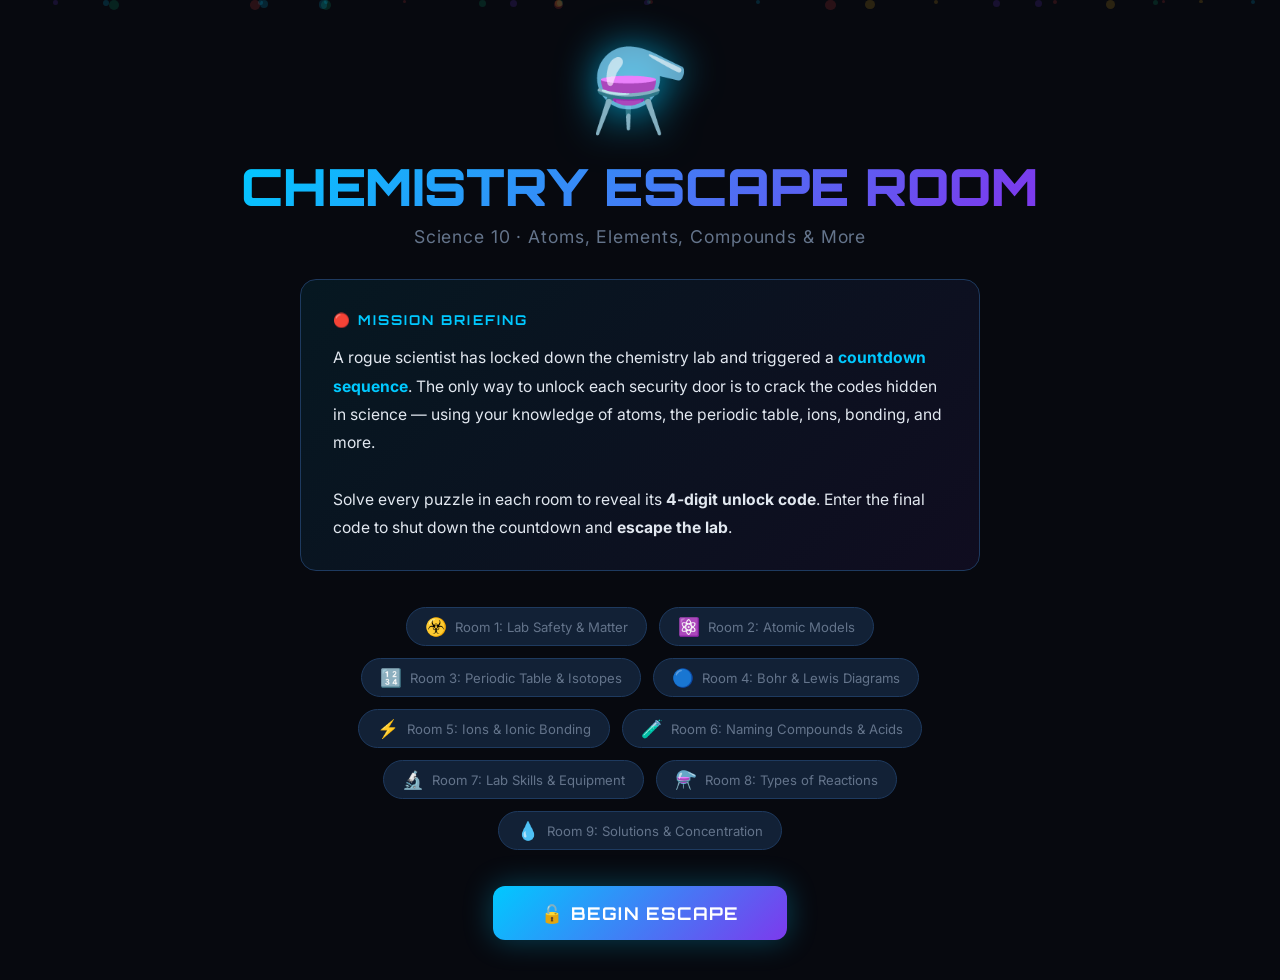
<file: sims/science10/ch1-2escape.html>
﻿<!DOCTYPE html>
<html lang="en">

<head>
  <meta charset="UTF-8" />
  <meta name="viewport" content="width=device-width, initial-scale=1.0" />
  <title>Chemistry Escape Room – Science 10</title>
  <link
    href="https://fonts.googleapis.com/css2?family=Orbitron:wght@400;700;900&family=Inter:wght@300;400;500;600;700&display=swap"
    rel="stylesheet" />
  <style>
    /* ========== RESET & BASE ========== */
    *,
    *::before,
    *::after {
      box-sizing: border-box;
      margin: 0;
      padding: 0;
    }

    :root {
      --bg: #07090f;
      --surface: #0d1117;
      --card: #111827;
      --card2: #1a2235;
      --border: #1e3a5f;
      --accent: #00c9ff;
      --accent2: #7c3aed;
      --green: #10b981;
      --red: #ef4444;
      --yellow: #fbbf24;
      --text: #e2e8f0;
      --muted: #64748b;
      --glow: 0 0 20px rgba(0, 201, 255, 0.3);
      --glow2: 0 0 30px rgba(124, 58, 237, 0.4);
    }

    body {
      font-family: 'Inter', sans-serif;
      background: var(--bg);
      color: var(--text);
      min-height: 100vh;
      overflow-x: hidden;
    }

    /* ========== PARTICLES ========== */
    #particles {
      position: fixed;
      inset: 0;
      pointer-events: none;
      z-index: 0;
      overflow: hidden;
    }

    .particle {
      position: absolute;
      border-radius: 50%;
      animation: float linear infinite;
      opacity: 0.15;
    }

    @keyframes float {
      0% {
        transform: translateY(100vh) rotate(0deg);
        opacity: 0;
      }

      10% {
        opacity: 0.15;
      }

      90% {
        opacity: 0.15;
      }

      100% {
        transform: translateY(-100px) rotate(720deg);
        opacity: 0;
      }
    }

    /* ========== SCREENS ========== */
    .screen {
      display: none;
      position: relative;
      z-index: 10;
      min-height: 100vh;
    }

    .screen.active {
      display: flex;
      flex-direction: column;
    }

    /* ========== INTRO SCREEN ========== */
    #intro {
      align-items: center;
      justify-content: center;
      padding: 40px 20px;
      text-align: center;
    }

    .lab-icon {
      font-size: 5rem;
      margin-bottom: 16px;
      animation: pulse-icon 2s ease-in-out infinite;
      filter: drop-shadow(0 0 20px rgba(0, 201, 255, 0.8));
    }

    @keyframes pulse-icon {

      0%,
      100% {
        transform: scale(1);
      }

      50% {
        transform: scale(1.08);
      }
    }

    .intro-title {
      font-family: 'Orbitron', monospace;
      font-size: clamp(1.8rem, 5vw, 3.2rem);
      font-weight: 900;
      background: linear-gradient(135deg, #00c9ff, #7c3aed, #00c9ff);
      background-size: 200%;
      -webkit-background-clip: text;
      -webkit-text-fill-color: transparent;
      background-clip: text;
      animation: shimmer 3s linear infinite;
      margin-bottom: 8px;
    }

    @keyframes shimmer {
      0% {
        background-position: 0% 50%;
      }

      100% {
        background-position: 200% 50%;
      }
    }

    .intro-sub {
      font-size: 1.1rem;
      color: var(--muted);
      margin-bottom: 32px;
      letter-spacing: 0.05em;
    }

    .story-box {
      background: linear-gradient(135deg, rgba(0, 201, 255, 0.08), rgba(124, 58, 237, 0.08));
      border: 1px solid var(--border);
      border-radius: 16px;
      padding: 28px 32px;
      max-width: 680px;
      margin: 0 auto 36px;
      text-align: left;
      line-height: 1.8;
      font-size: 0.98rem;
    }

    .story-box h3 {
      color: var(--accent);
      font-family: 'Orbitron', monospace;
      font-size: 0.85rem;
      letter-spacing: 0.15em;
      margin-bottom: 12px;
    }

    .rooms-preview {
      display: flex;
      gap: 12px;
      flex-wrap: wrap;
      justify-content: center;
      margin-bottom: 36px;
      max-width: 700px;
    }

    .room-chip {
      background: rgba(30, 58, 95, 0.5);
      border: 1px solid var(--border);
      border-radius: 50px;
      padding: 8px 18px;
      font-size: 0.82rem;
      color: var(--muted);
      display: flex;
      align-items: center;
      gap: 8px;
    }

    .room-chip span {
      font-size: 1.1rem;
    }

    .btn-primary {
      background: linear-gradient(135deg, var(--accent), var(--accent2));
      color: #fff;
      border: none;
      border-radius: 12px;
      padding: 16px 48px;
      font-size: 1.1rem;
      font-weight: 700;
      font-family: 'Orbitron', monospace;
      cursor: pointer;
      letter-spacing: 0.08em;
      transition: all 0.3s;
      box-shadow: 0 0 30px rgba(0, 201, 255, 0.3);
    }

    .btn-primary:hover {
      transform: translateY(-3px);
      box-shadow: 0 0 50px rgba(0, 201, 255, 0.5);
    }

    /* ========== GAME SCREEN ========== */
    #game {
      padding: 0;
    }

    .top-bar {
      background: rgba(13, 17, 23, 0.95);
      border-bottom: 1px solid var(--border);
      padding: 14px 28px;
      display: flex;
      align-items: center;
      justify-content: space-between;
      position: sticky;
      top: 0;
      z-index: 100;
      backdrop-filter: blur(12px);
    }

    .top-bar-title {
      font-family: 'Orbitron', monospace;
      font-size: 0.85rem;
      color: var(--accent);
      letter-spacing: 0.1em;
    }

    .progress-pills {
      display: flex;
      gap: 8px;
      align-items: center;
    }

    .pill {
      width: 32px;
      height: 8px;
      border-radius: 4px;
      background: var(--card2);
      border: 1px solid var(--border);
      transition: all 0.4s;
    }

    .pill.done {
      background: var(--green);
      border-color: var(--green);
      box-shadow: 0 0 8px rgba(16, 185, 129, 0.5);
    }

    .pill.active {
      background: var(--accent);
      border-color: var(--accent);
      box-shadow: 0 0 8px rgba(0, 201, 255, 0.5);
      animation: pill-pulse 1.5s ease-in-out infinite;
    }

    @keyframes pill-pulse {

      0%,
      100% {
        opacity: 1
      }

      50% {
        opacity: 0.6
      }
    }

    .room-number {
      font-family: 'Orbitron', monospace;
      font-size: 0.8rem;
      color: var(--muted);
    }

    /* ========== ROOM LAYOUT ========== */
    .room-container {
      max-width: 860px;
      margin: 0 auto;
      padding: 36px 24px 60px;
    }

    .room-header {
      text-align: center;
      margin-bottom: 36px;
    }

    .room-emoji {
      font-size: 3.5rem;
      display: block;
      margin-bottom: 12px;
      filter: drop-shadow(0 0 12px rgba(0, 201, 255, 0.6));
    }

    .room-title {
      font-family: 'Orbitron', monospace;
      font-size: clamp(1.3rem, 3.5vw, 2rem);
      font-weight: 700;
      color: var(--accent);
      margin-bottom: 8px;
    }

    .room-desc {
      color: var(--muted);
      font-size: 0.95rem;
      max-width: 560px;
      margin: 0 auto;
      line-height: 1.7;
    }

    /* ========== LOCK ========== */
    .lock-display {
      background: linear-gradient(135deg, var(--card), var(--card2));
      border: 2px solid var(--border);
      border-radius: 20px;
      padding: 28px 24px;
      margin-bottom: 28px;
      text-align: center;
      position: relative;
      overflow: hidden;
    }

    .lock-display::before {
      content: '';
      position: absolute;
      inset: 0;
      background: linear-gradient(135deg, rgba(0, 201, 255, 0.03), rgba(124, 58, 237, 0.03));
    }

    .lock-icon {
      font-size: 2.5rem;
      margin-bottom: 10px;
      transition: all 0.3s;
    }

    .lock-label {
      font-size: 0.75rem;
      color: var(--muted);
      letter-spacing: 0.15em;
      text-transform: uppercase;
      margin-bottom: 14px;
    }

    .code-display {
      font-family: 'Orbitron', monospace;
      font-size: 2.2rem;
      font-weight: 700;
      letter-spacing: 0.25em;
      color: var(--accent);
      text-shadow: 0 0 20px rgba(0, 201, 255, 0.5);
      min-height: 50px;
    }

    /* ========== QUESTIONS ========== */
    .questions-grid {
      display: flex;
      flex-direction: column;
      gap: 20px;
    }

    .question-card {
      background: var(--card);
      border: 1px solid var(--border);
      border-radius: 16px;
      padding: 24px;
      transition: all 0.3s;
      position: relative;
      overflow: hidden;
    }

    .question-card::before {
      content: '';
      position: absolute;
      left: 0;
      top: 0;
      bottom: 0;
      width: 4px;
      background: var(--border);
      transition: background 0.3s;
    }

    .question-card.answered::before {
      background: var(--green);
    }

    .question-card.wrong::before {
      background: var(--red);
    }

    .q-header {
      display: flex;
      align-items: flex-start;
      gap: 14px;
      margin-bottom: 16px;
    }

    .q-badge {
      background: rgba(0, 201, 255, 0.15);
      border: 1px solid rgba(0, 201, 255, 0.3);
      border-radius: 8px;
      width: 32px;
      height: 32px;
      display: flex;
      align-items: center;
      justify-content: center;
      font-family: 'Orbitron', monospace;
      font-size: 0.8rem;
      color: var(--accent);
      flex-shrink: 0;
    }

    .question-text {
      font-size: 0.98rem;
      line-height: 1.65;
      flex: 1;
    }

    /* Multiple choice */
    .options-grid {
      display: grid;
      grid-template-columns: 1fr 1fr;
      gap: 10px;
    }

    @media (max-width: 500px) {
      .options-grid {
        grid-template-columns: 1fr;
      }
    }

    .option-btn {
      background: var(--card2);
      border: 1px solid var(--border);
      border-radius: 10px;
      padding: 12px 16px;
      text-align: left;
      color: var(--text);
      font-size: 0.88rem;
      cursor: pointer;
      transition: all 0.25s;
      line-height: 1.5;
    }

    .option-btn:hover:not(:disabled) {
      border-color: var(--accent);
      background: rgba(0, 201, 255, 0.08);
      transform: translateY(-1px);
    }

    .option-btn.correct {
      background: rgba(16, 185, 129, 0.15);
      border-color: var(--green);
      color: var(--green);
    }

    .option-btn.incorrect {
      background: rgba(239, 68, 68, 0.1);
      border-color: var(--red);
      color: var(--red);
    }

    .option-btn:disabled {
      cursor: default;
    }

    /* Text input */
    .answer-row {
      display: flex;
      gap: 10px;
      align-items: center;
    }

    .answer-input {
      flex: 1;
      background: var(--card2);
      border: 1px solid var(--border);
      border-radius: 10px;
      padding: 12px 16px;
      color: var(--text);
      font-size: 0.95rem;
      font-family: 'Orbitron', monospace;
      letter-spacing: 0.05em;
      outline: none;
      transition: border-color 0.3s;
    }

    .answer-input:focus {
      border-color: var(--accent);
      box-shadow: 0 0 0 3px rgba(0, 201, 255, 0.1);
    }

    .answer-input.correct {
      border-color: var(--green);
      background: rgba(16, 185, 129, 0.08);
    }

    .answer-input.incorrect {
      border-color: var(--red);
      background: rgba(239, 68, 68, 0.05);
    }

    .submit-btn {
      background: linear-gradient(135deg, var(--accent), var(--accent2));
      border: none;
      border-radius: 10px;
      padding: 12px 22px;
      color: #fff;
      font-weight: 600;
      font-size: 0.88rem;
      cursor: pointer;
      transition: all 0.2s;
      white-space: nowrap;
    }

    .submit-btn:hover {
      transform: translateY(-2px);
      box-shadow: var(--glow);
    }

    .submit-btn:disabled {
      opacity: 0.4;
      cursor: default;
      pointer-events: none;
    }

    /* Feedback */
    .feedback {
      margin-top: 12px;
      padding: 10px 14px;
      border-radius: 8px;
      font-size: 0.85rem;
      display: none;
      line-height: 1.5;
    }

    .feedback.show {
      display: block;
    }

    .feedback.correct {
      background: rgba(16, 185, 129, 0.12);
      color: #6ee7b7;
      border-left: 3px solid var(--green);
    }

    .feedback.incorrect {
      background: rgba(239, 68, 68, 0.1);
      color: #fca5a5;
      border-left: 3px solid var(--red);
    }

    /* Code digit reveal */
    .digit-reveal {
      display: inline-block;
      background: rgba(0, 201, 255, 0.15);
      border: 1px solid rgba(0, 201, 255, 0.4);
      border-radius: 6px;
      padding: 2px 10px;
      font-family: 'Orbitron', monospace;
      font-size: 1.1rem;
      color: var(--accent);
      margin-left: 8px;
      vertical-align: middle;
    }

    /* Next button */
    .next-room-btn {
      display: none;
      margin: 36px auto 0;
      background: linear-gradient(135deg, var(--green), #059669);
      border: none;
      border-radius: 14px;
      padding: 16px 48px;
      color: #fff;
      font-size: 1rem;
      font-weight: 700;
      font-family: 'Orbitron', monospace;
      cursor: pointer;
      letter-spacing: 0.08em;
      transition: all 0.3s;
      box-shadow: 0 0 30px rgba(16, 185, 129, 0.3);
    }

    .next-room-btn.visible {
      display: block;
      animation: pop-in 0.4s cubic-bezier(0.34, 1.56, 0.64, 1);
    }

    @keyframes pop-in {
      0% {
        transform: scale(0.5);
        opacity: 0;
      }

      100% {
        transform: scale(1);
        opacity: 1;
      }
    }

    .next-room-btn:hover {
      transform: translateY(-3px) scale(1.03);
      box-shadow: 0 0 50px rgba(16, 185, 129, 0.5);
    }

    /* ========== WIN SCREEN ========== */
    #win {
      align-items: center;
      justify-content: center;
      padding: 40px 20px;
      text-align: center;
    }

    .win-stars {
      font-size: 4rem;
      margin-bottom: 16px;
      animation: spin-stars 3s linear infinite;
    }

    @keyframes spin-stars {

      0%,
      100% {
        filter: hue-rotate(0deg) drop-shadow(0 0 20px gold);
      }

      50% {
        filter: hue-rotate(180deg) drop-shadow(0 0 40px gold);
      }
    }

    .win-title {
      font-family: 'Orbitron', monospace;
      font-size: clamp(2rem, 6vw, 3.5rem);
      font-weight: 900;
      background: linear-gradient(135deg, #fbbf24, #f59e0b, #fbbf24);
      background-size: 200%;
      -webkit-background-clip: text;
      -webkit-text-fill-color: transparent;
      background-clip: text;
      animation: shimmer 2s linear infinite;
      margin-bottom: 12px;
    }

    .win-sub {
      font-size: 1.1rem;
      color: var(--muted);
      margin-bottom: 32px;
    }

    .win-stats {
      display: flex;
      gap: 24px;
      justify-content: center;
      flex-wrap: wrap;
      margin-bottom: 36px;
    }

    .stat-box {
      background: var(--card);
      border: 1px solid var(--border);
      border-radius: 14px;
      padding: 20px 28px;
      text-align: center;
    }

    .stat-num {
      font-family: 'Orbitron', monospace;
      font-size: 2rem;
      font-weight: 700;
      color: var(--accent);
    }

    .stat-label {
      font-size: 0.8rem;
      color: var(--muted);
      margin-top: 4px;
    }

    .confetti-emoji {
      position: fixed;
      pointer-events: none;
      font-size: 2rem;
      animation: confetti-fall 3s ease-in forwards;
      z-index: 200;
    }

    @keyframes confetti-fall {
      0% {
        transform: translateY(-50px) rotate(0deg);
        opacity: 1;
      }

      100% {
        transform: translateY(110vh) rotate(720deg);
        opacity: 0;
      }
    }

    /* ========== SWAP ANIMATION ========== */
    @keyframes fadeOut {
      0% {
        opacity: 1;
        transform: translateY(0);
      }

      100% {
        opacity: 0;
        transform: translateY(-12px);
      }
    }

    @keyframes fadeIn {
      0% {
        opacity: 0;
        transform: translateY(12px);
      }

      100% {
        opacity: 1;
        transform: translateY(0);
      }
    }

    .card-swapping {
      animation: fadeOut 0.4s ease forwards;
    }

    .card-swapped-in {
      animation: fadeIn 0.4s ease forwards;
    }

    /* ========== RIDDLE PANEL ========== */
    .riddle-panel {
      background: linear-gradient(135deg, rgba(124, 58, 237, 0.12), rgba(0, 201, 255, 0.08));
      border: 1px solid rgba(124, 58, 237, 0.4);
      border-radius: 16px;
      padding: 28px 32px;
      margin-top: 32px;
      animation: fadeIn 0.5s ease;
    }

    .riddle-title {
      font-family: 'Orbitron', monospace;
      font-size: 1rem;
      color: var(--accent2);
      letter-spacing: 0.1em;
      margin-bottom: 10px;
    }

    .riddle-intro {
      font-size: 0.9rem;
      color: var(--muted);
      margin-bottom: 18px;
      line-height: 1.6;
    }

    .riddle-clues {
      list-style: none;
      padding: 0;
      margin-bottom: 20px;
    }

    .riddle-clues li {
      background: rgba(255, 255, 255, 0.03);
      border-left: 3px solid var(--accent2);
      border-radius: 0 8px 8px 0;
      padding: 10px 14px;
      margin-bottom: 8px;
      font-size: 0.88rem;
      line-height: 1.5;
    }

    .digits-collected {
      display: flex;
      gap: 10px;
      justify-content: center;
      margin-bottom: 20px;
    }

    .digit-chip {
      background: rgba(0, 201, 255, 0.15);
      border: 1px solid rgba(0, 201, 255, 0.4);
      border-radius: 10px;
      padding: 10px 18px;
      font-family: 'Orbitron', monospace;
      font-size: 1.4rem;
      font-weight: 700;
      color: var(--accent);
    }

    /* 4-box code entry */
    .code-boxes-row {
      display: flex;
      gap: 14px;
      justify-content: center;
      margin-bottom: 16px;
    }

    .code-box {
      width: 64px;
      height: 72px;
      background: var(--card2);
      border: 2px solid var(--border);
      border-radius: 12px;
      color: var(--accent);
      font-size: 2rem;
      font-family: 'Orbitron', monospace;
      font-weight: 700;
      text-align: center;
      outline: none;
      transition: border-color 0.2s, background 0.2s, box-shadow 0.2s;
      cursor: text;
    }

    .code-box:focus:not(:disabled) {
      border-color: var(--accent);
      box-shadow: 0 0 0 3px rgba(0, 201, 255, 0.15);
    }

    .code-box.cbox-correct {
      border-color: var(--green);
      background: rgba(16, 185, 129, 0.12);
      color: var(--green);
      box-shadow: 0 0 14px rgba(16, 185, 129, 0.3);
      cursor: default;
    }

    .code-box.cbox-wrong {
      border-color: var(--red);
      background: rgba(239, 68, 68, 0.1);
      color: var(--red);
      animation: shake 0.4s ease;
    }


    .riddle-feedback {
      margin-top: 10px;
      font-size: 0.88rem;
      display: none;
      padding: 10px 14px;
      border-radius: 8px;
      line-height: 1.5;
    }

    .riddle-feedback.show {
      display: block;
    }

    .riddle-feedback.correct {
      background: rgba(16, 185, 129, 0.12);
      color: #6ee7b7;
      border-left: 3px solid var(--green);
    }

    .riddle-feedback.incorrect {
      background: rgba(239, 68, 68, 0.1);
      color: #fca5a5;
      border-left: 3px solid var(--red);
    }

    /* ========== ANIMATIONS ========== */
    .shake {
      animation: shake 0.4s ease;
    }

    @keyframes shake {

      0%,
      100% {
        transform: translateX(0);
      }

      20% {
        transform: translateX(-8px);
      }

      40% {
        transform: translateX(8px);
      }

      60% {
        transform: translateX(-5px);
      }

      80% {
        transform: translateX(5px);
      }
    }

    /* Scrollbar */
    ::-webkit-scrollbar {
      width: 6px;
    }

    ::-webkit-scrollbar-track {
      background: var(--bg);
    }

    ::-webkit-scrollbar-thumb {
      background: var(--border);
      border-radius: 3px;
    }

    /* ========== FLOATING TIMER ========== */
    #floatingTimer {
      position: fixed;
      top: 16px;
      right: 16px;
      z-index: 999;
      background: rgba(10, 10, 20, 0.85);
      border: 1px solid rgba(0, 201, 255, 0.35);
      backdrop-filter: blur(12px);
      border-radius: 12px;
      padding: 8px 18px;
      font-family: 'Orbitron', monospace;
      font-size: 1.1rem;
      color: var(--accent);
      letter-spacing: 0.08em;
      display: none;
      box-shadow: 0 0 20px rgba(0, 201, 255, 0.15);
      transition: color 0.4s;
    }

    #floatingTimer.danger {
      color: #f87171;
      border-color: rgba(239, 68, 68, 0.5);
      box-shadow: 0 0 20px rgba(239, 68, 68, 0.2);
    }

    /* ========== LEADERBOARD ========== */
    .leaderboard-section {
      margin-top: 28px;
      text-align: left;
    }

    .lb-title {
      font-family: 'Orbitron', monospace;
      font-size: 0.95rem;
      color: var(--accent2);
      letter-spacing: 0.1em;
      margin-bottom: 14px;
      text-align: center;
    }

    .lb-table {
      width: 100%;
      border-collapse: collapse;
      font-size: 0.85rem;
    }

    .lb-table th {
      color: var(--muted);
      font-weight: 600;
      padding: 6px 10px;
      border-bottom: 1px solid var(--border);
      text-align: left;
    }

    .lb-table td {
      padding: 8px 10px;
      border-bottom: 1px solid rgba(255, 255, 255, 0.04);
    }

    .lb-table tr:first-child td {
      color: #fbbf24;
      font-weight: 700;
    }

    .lb-table tr:nth-child(2) td {
      color: #94a3b8;
    }

    .lb-table tr:nth-child(3) td {
      color: #cd7f32;
    }

    .lb-initials-row {
      display: flex;
      gap: 10px;
      align-items: center;
      margin-top: 16px;
      flex-wrap: wrap;
      justify-content: center;
    }

    .lb-initials-input {
      background: var(--card2);
      border: 1px solid var(--border);
      border-radius: 10px;
      padding: 10px 16px;
      color: var(--fg);
      font-size: 1.1rem;
      font-family: 'Orbitron', monospace;
      text-transform: uppercase;
      letter-spacing: 0.2em;
      text-align: center;
      width: 90px;
      outline: none;
      transition: border-color 0.2s;
    }

    .lb-initials-input:focus {
      border-color: var(--accent);
    }

    .lb-submit-btn {
      background: linear-gradient(135deg, var(--accent2), #5b21b6);
      border: none;
      border-radius: 10px;
      padding: 10px 20px;
      color: #fff;
      font-weight: 700;
      font-size: 0.85rem;
      font-family: 'Orbitron', monospace;
      cursor: pointer;
      transition: all 0.2s;
    }

    .lb-submit-btn:hover {
      transform: translateY(-2px);
      box-shadow: 0 0 16px rgba(124, 58, 237, 0.4);
    }

    .lb-msg {
      font-size: 0.8rem;
      color: var(--muted);
      margin-top: 8px;
      text-align: center;
      min-height: 20px;
    }

    .lb-not-configured {
      font-size: 0.78rem;
      color: var(--muted);
      text-align: center;
      padding: 12px;
      border: 1px dashed var(--border);
      border-radius: 8px;
      margin-top: 12px;
      line-height: 1.6;
    }
  </style>
</head>

<body>
  <!-- Floating timer —always visible during gameplay -->
  <div id="floatingTimer">⏱️ 00:00</div>

  <!-- Floating particles -->
  <div id="particles"></div>

  <!-- ============================================================
     INTRO SCREEN
============================================================ -->
  <div id="intro" class="screen active">
    <div class="lab-icon">⚗️</div>
    <h1 class="intro-title">CHEMISTRY ESCAPE ROOM</h1>
    <p class="intro-sub">Science 10 · Atoms, Elements, Compounds &amp; More</p>

    <div class="story-box">
      <h3>🔴 MISSION BRIEFING</h3>
      <p>
        A rogue scientist has locked down the chemistry lab and triggered a
        <strong style="color:var(--accent)">countdown sequence</strong>. The only way to
        unlock each security door is to crack the codes hidden in science — using
        your knowledge of atoms, the periodic table, ions, bonding, and more.
        <br><br>
        Solve every puzzle in each room to reveal its <strong>4-digit unlock code</strong>.
        Enter the final code to shut down the countdown and <strong>escape the lab</strong>.
      </p>
    </div>

    <div class="rooms-preview">
      <div class="room-chip"><span>☣️</span> Room 1: Lab Safety &amp; Matter</div>
      <div class="room-chip"><span>⚛️</span> Room 2: Atomic Models</div>
      <div class="room-chip"><span>🔢</span> Room 3: Periodic Table &amp; Isotopes</div>
      <div class="room-chip"><span>🔵</span> Room 4: Bohr &amp; Lewis Diagrams</div>
      <div class="room-chip"><span>⚡</span> Room 5: Ions &amp; Ionic Bonding</div>
      <div class="room-chip"><span>🧪</span> Room 6: Naming Compounds &amp; Acids</div>
      <div class="room-chip"><span>🔬</span> Room 7: Lab Skills &amp; Equipment</div>
      <div class="room-chip"><span>⚗️</span> Room 8: Types of Reactions</div>
      <div class="room-chip"><span>💧</span> Room 9: Solutions &amp; Concentration</div>
    </div>

    <button class="btn-primary" onclick="startGame()">🔓 BEGIN ESCAPE</button>
  </div>

  <!-- ============================================================
     GAME SCREEN
============================================================ -->
  <div id="game" class="screen">
    <div class="top-bar">
      <div class="top-bar-title">⚗️ CHEM LAB ESCAPE</div>
      <div class="progress-pills" id="progressPills"></div>
      <div class="room-number" id="roomNumber">ROOM 1 / 6</div>
    </div>
    <div class="room-container" id="roomContainer"></div>
  </div>

  <!-- ============================================================
     WIN SCREEN
============================================================ -->
  <div id="win" class="screen">
    <div class="win-stars">🏆⭐🎉</div>
    <h1 class="win-title">YOU ESCAPED!</h1>
    <p class="win-sub">The lab is secured. You're a chemistry champion! 🧪</p>
    <div class="win-stats">
      <div class="stat-box">
        <div class="stat-num" id="finalScore">-</div>
        <div class="stat-label">ROOMS CLEARED</div>
      </div>
      <div class="stat-box">
        <div class="stat-num" id="finalTime">-</div>
        <div class="stat-label">TIME</div>
      </div>
    </div>

    <div class="leaderboard-section" id="leaderboardSection">
      <div class="lb-title">🏅 HALL OF FAME</div>
      <div id="lbTableWrap">
        <p class="lb-not-configured" id="lbStatus">Loading leaderboard…</p>
      </div>
      <div class="lb-initials-row" id="lbInputRow" style="display:none;">
        <input class="lb-initials-input" id="lbInitials" maxlength="3" placeholder="AAA"
          oninput="this.value=this.value.toUpperCase().replace(/[^A-Z]/g,'')" />
        <button class="lb-submit-btn" onclick="submitScore()">🏆 SUBMIT</button>
      </div>
      <div class="lb-msg" id="lbMsg"></div>
    </div>

    <button class="btn-primary" onclick="restartGame()">🔄 PLAY AGAIN</button>
  </div>

  <script>
    /* ==============================================================
       ROOM DATA
       Each room has: title, emoji, description, questions[], code
       Each question: type (mc | text), text, options[], answer, feedback
       Code is built from answer digits revealed per question
       BACKUP_QUESTIONS: replacement questions served after a wrong answer
    ============================================================== */

    // Backup pools — 3 questions per slot, cycling on each wrong answer
    const BACKUP_POOLS = [
      // ── Room 1: Lab Safety & Matter ──
      [
        // Slot 0 (reveals "2")
        [
          { type: "mc", text: "Which WHMIS symbol represents a CORROSIVE substance?", options: ["Skull and crossbones", "Flame over a circle", "Exclamation mark in a circle", "Hand being eaten by liquid"], answer: 3, revealDigit: "2", feedback: "✅ The corrosive symbol shows a hand/surface being eaten away. Digit <span class='digit-reveal'>2</span> revealed!" },
          { type: "mc", text: "Which WHMIS symbol would appear on a bottle of bleach?", options: ["Explosive", "Flammable", "Corrosive", "Health Hazard"], answer: 2, revealDigit: "2", feedback: "✅ Bleach is corrosive — it damages skin and surfaces. Digit <span class='digit-reveal'>2</span> revealed!" },
          { type: "mc", text: "A chemical eats through a metal container. Which WHMIS symbol applies?", options: ["Biohazardous", "Compressed Gas", "Oxidizing", "Corrosive"], answer: 3, revealDigit: "2", feedback: "✅ A substance destroying materials carries the corrosive WHMIS symbol. Digit <span class='digit-reveal'>2</span> revealed!" }
        ],
        // Slot 1 (reveals "7")
        [
          { type: "mc", text: "Which of the following is a PHYSICAL change?", options: ["Iron rusting", "Wood burning", "Water boiling", "Bread baking"], answer: 2, revealDigit: "7", feedback: "✅ Boiling is physical — water is still water, just a different state. Digit <span class='digit-reveal'>7</span> revealed!" },
          { type: "mc", text: "Copper turns green over time when exposed to air. This is:", options: ["A physical change", "A physical property", "A chemical change", "A chemical property"], answer: 2, revealDigit: "7", feedback: "✅ Copper turning green (patina) is a chemical change — a new substance is formed. Digit <span class='digit-reveal'>7</span> revealed!" },
          { type: "mc", text: "Which is the BEST sign a chemical change has occurred?", options: ["A change in size", "A change in shape", "A new substance with different properties is formed", "A change in state"], answer: 2, revealDigit: "7", feedback: "✅ The formation of a new substance is the defining sign of chemical change. Digit <span class='digit-reveal'>7</span> revealed!" }
        ],
        // Slot 2 (reveals "4")
        [
          { type: "mc", text: "Air is an example of a:", options: ["Pure element", "Compound", "Homogeneous mixture", "Heterogeneous mixture"], answer: 2, revealDigit: "4", feedback: "✅ Air is a uniform mixture of gases — a homogeneous mixture. Digit <span class='digit-reveal'>4</span> revealed!" },
          { type: "mc", text: "Which of the following is a HETEROGENEOUS mixture?", options: ["Tap water", "Vinegar", "Saltwater", "Italian salad dressing"], answer: 3, revealDigit: "4", feedback: "✅ Salad dressing separates into layers — you can see two distinct parts. Digit <span class='digit-reveal'>4</span> revealed!" },
          { type: "mc", text: "A substance made of only ONE type of atom is called a:", options: ["Compound", "Mixture", "Pure element", "Solution"], answer: 2, revealDigit: "4", feedback: "✅ A pure element contains only one type of atom (e.g. pure gold). Digit <span class='digit-reveal'>4</span> revealed!" }
        ],
        // Slot 3 (reveals "1")
        [
          { type: "mc", text: "Which of the following is a CHEMICAL property?", options: ["Density", "Colour", "Flammability", "Boiling point"], answer: 2, revealDigit: "1", feedback: "✅ Flammability describes how a substance reacts with oxygen — a chemical property. Digit <span class='digit-reveal'>1</span> revealed!" },
          { type: "mc", text: "Which of the following is a PHYSICAL property?", options: ["Reactivity with water", "Ability to combust", "Boiling point", "Corrosiveness"], answer: 2, revealDigit: "1", feedback: "✅ Boiling point can be measured without changing WHAT the substance is. Digit <span class='digit-reveal'>1</span> revealed!" },
          { type: "mc", text: "Iron rusting is an example of a:", options: ["Physical property", "Physical change", "Chemical property", "Chemical change"], answer: 3, revealDigit: "1", feedback: "✅ Rusting creates iron oxide — a brand new substance. That's a chemical change. Digit <span class='digit-reveal'>1</span> revealed!" }
        ]
      ],
      // ── Room 2: Atomic Models ──
      [
        // Slot 0 (reveals "3")
        [
          { type: "mc", text: "Dalton's model of the atom compared it to:", options: ["A plum pudding", "A tiny solid billiard ball", "A mini solar system", "An electron cloud"], answer: 1, revealDigit: "3", feedback: "✅ Dalton imagined atoms as tiny, indivisible solid spheres. Digit <span class='digit-reveal'>3</span> revealed!" },
          { type: "mc", text: "Which scientist's model looked like a 'plum pudding' with electrons embedded inside?", options: ["Dalton", "Thomson", "Rutherford", "Bohr"], answer: 1, revealDigit: "3", feedback: "✅ Thomson's plum pudding model had electrons (the 'raisins') in a positive sphere. Digit <span class='digit-reveal'>3</span> revealed!" },
          { type: "mc", text: "Thomson's model showed electrons:", options: ["Orbiting in fixed rings", "Embedded in a positive sphere", "Collapsed into the nucleus", "Arranged in probability clouds"], answer: 1, revealDigit: "3", feedback: "✅ Thomson's electrons sat inside a uniform positive sphere — like fruit in a pudding. Digit <span class='digit-reveal'>3</span> revealed!" }
        ],
        // Slot 1 (reveals "1")
        [
          { type: "mc", text: "In Rutherford's gold foil experiment, MOST alpha particles:", options: ["Were absorbed by the foil", "Reflected sharply backwards", "Passed straight through", "Caused the foil to glow"], answer: 2, revealDigit: "1", feedback: "✅ Most particles passed straight through — proving atoms are mostly empty space. Digit <span class='digit-reveal'>1</span> revealed!" },
          { type: "mc", text: "What did Rutherford's results DISPROVE about Thomson's model?", options: ["That electrons exist", "That the atom has mass", "That atoms are mostly solid positive material", "That electrons are negative"], answer: 2, revealDigit: "1", feedback: "✅ Rutherford proved atoms are NOT solid — they have a tiny dense nucleus in empty space. Digit <span class='digit-reveal'>1</span> revealed!" },
          { type: "mc", text: "Rutherford's model showed the atom as mostly:", options: ["Dense solid matter", "A liquid core with an electron shell", "Empty space with a tiny dense positive nucleus", "A uniform cloud of particles"], answer: 2, revealDigit: "1", feedback: "✅ Rutherford's nuclear model = tiny positive nucleus surrounded by mostly empty space. Digit <span class='digit-reveal'>1</span> revealed!" }
        ],
        // Slot 2 (reveals "5")
        [
          { type: "mc", text: "Bohr's model improved on Rutherford's by proposing that electrons:", options: ["Are too heavy to move", "Travel in fixed energy levels and stay stable", "Attract and repel protons equally", "Travel faster than light"], answer: 1, revealDigit: "5", feedback: "✅ Bohr proposed fixed energy levels — electrons stay stable in their 'shells.' Digit <span class='digit-reveal'>5</span> revealed!" },
          { type: "mc", text: "In the Bohr model, the 'rings' around the nucleus are called:", options: ["Orbitals", "Energy levels (shells)", "Electron clouds", "Neutron layers"], answer: 1, revealDigit: "5", feedback: "✅ The rings in a Bohr diagram are called energy levels or shells. Digit <span class='digit-reveal'>5</span> revealed!" },
          { type: "mc", text: "Bohr developed his model based on observations of:", options: ["Radioactive decay", "Infrared radiation", "Specific colours of light from excited atoms", "X-ray diffraction"], answer: 2, revealDigit: "5", feedback: "✅ Bohr noticed excited atoms emit specific light colours — electrons jumping between energy levels. Digit <span class='digit-reveal'>5</span> revealed!" }
        ],
        // Slot 3 (reveals "8")
        [
          { type: "mc", text: "Which particle did J.J. Thomson discover using cathode ray tubes?", options: ["Proton", "Neutron", "Nucleus", "Electron"], answer: 3, revealDigit: "8", feedback: "✅ Thomson discovered the electron — a negatively charged particle. Digit <span class='digit-reveal'>8</span> revealed!" },
          { type: "mc", text: "Which THREE subatomic particles make up an atom?", options: ["Protons, neutrons, electrons", "Protons, electrons, photons", "Neutrons, positrons, electrons", "Quarks, leptons, bosons"], answer: 0, revealDigit: "8", feedback: "✅ The three main subatomic particles are protons (+), neutrons (0), and electrons (−). Digit <span class='digit-reveal'>8</span> revealed!" },
          { type: "mc", text: "Dalton said atoms cannot be divided. Which discovery proved him WRONG?", options: ["Discovery of molecules", "Discovery of protons, neutrons & electrons inside atoms", "Discovery of isotopes", "Discovery of noble gases"], answer: 1, revealDigit: "8", feedback: "✅ Discovering subatomic particles proved atoms CAN be divided further. Digit <span class='digit-reveal'>8</span> revealed!" }
        ]
      ],
      // ── Room 3: Periodic Table & Isotopes ──
      [
        // Slot 0 (reveals "6")
        [
          { type: "mc", text: "Oxygen-18 has 8 protons. How many neutrons does it have?", options: ["8", "10", "18", "26"], answer: 1, revealDigit: "6", feedback: "✅ Neutrons = 18 − 8 = 10. Digit <span class='digit-reveal'>6</span> revealed!" },
          { type: "mc", text: "Sodium-23 has 11 protons. How many neutrons are in its nucleus?", options: ["10", "11", "12", "23"], answer: 2, revealDigit: "6", feedback: "✅ Neutrons = 23 − 11 = 12. Digit <span class='digit-reveal'>6</span> revealed!" },
          { type: "mc", text: "Phosphorus-31 has atomic number 15. How many neutrons does it have?", options: ["13", "15", "16", "31"], answer: 2, revealDigit: "6", feedback: "✅ Neutrons = 31 − 15 = 16. Digit <span class='digit-reveal'>6</span> revealed!" }
        ],
        // Slot 1 (reveals "9")
        [
          { type: "mc", text: "Two atoms with the same protons but different neutrons are called:", options: ["Allotropes", "Isotopes", "Isomers", "Ions"], answer: 1, revealDigit: "9", feedback: "✅ Same protons (same element) + different neutrons = isotopes. Digit <span class='digit-reveal'>9</span> revealed!" },
          { type: "mc", text: "Hydrogen-2 (deuterium) and Hydrogen-3 (tritium) are examples of:", options: ["Allotropes", "Isotopes", "Isomers", "Ions of the same element"], answer: 1, revealDigit: "9", feedback: "✅ Deuterium and Tritium are isotopes — both have 1 proton but different neutron counts. Digit <span class='digit-reveal'>9</span> revealed!" },
          { type: "mc", text: "What is the ONLY thing that changes between two isotopes of the same element?", options: ["Number of protons", "Number of electrons", "Number of neutrons", "The atomic number"], answer: 2, revealDigit: "9", feedback: "✅ Isotopes differ ONLY in neutron count — same protons, same element identity. Digit <span class='digit-reveal'>9</span> revealed!" }
        ],
        // Slot 2 (reveals "2")
        [
          { type: "mc", text: "Elements in Group 1 (alkali metals) are best described as:", options: ["Very unreactive", "Highly reactive, especially with water", "Non-metals", "Always liquid at room temperature"], answer: 1, revealDigit: "2", feedback: "✅ Alkali metals react vigorously — they fizz or explode in water! Digit <span class='digit-reveal'>2</span> revealed!" },
          { type: "mc", text: "Noble gases (Group 18) are non-reactive because they:", options: ["Have no electrons", "Have a completely full outer energy level", "Are all gases", "Have too many neutrons"], answer: 1, revealDigit: "2", feedback: "✅ Noble gases have a full outer shell — no need to gain or lose electrons. Digit <span class='digit-reveal'>2</span> revealed!" },
          { type: "mc", text: "Which group on the periodic table contains the halogens?", options: ["Group 1", "Group 2", "Group 17", "Group 18"], answer: 2, revealDigit: "2", feedback: "✅ Halogens are in Group 17 — highly reactive non-metals that love reacting with metals. Digit <span class='digit-reveal'>2</span> revealed!" }
        ],
        // Slot 3 (reveals "4")
        [
          { type: "mc", text: "What is the atomic number of an element?", options: ["Number of neutrons", "Protons + neutrons", "Number of protons", "Electrons in the outer shell"], answer: 2, revealDigit: "4", feedback: "✅ Atomic number = number of protons. It uniquely identifies each element. Digit <span class='digit-reveal'>4</span> revealed!" },
          { type: "mc", text: "An element has atomic number 17 and mass number 35. How many neutrons?", options: ["17", "18", "35", "52"], answer: 1, revealDigit: "4", feedback: "✅ Neutrons = 35 − 17 = 18. Digit <span class='digit-reveal'>4</span> revealed!" },
          { type: "mc", text: "Two different elements MUST have different:", options: ["Mass numbers", "Numbers of neutrons", "Atomic numbers (proton count)", "Numbers of electrons"], answer: 2, revealDigit: "4", feedback: "✅ The atomic number (proton count) defines an element — no two share the same one. Digit <span class='digit-reveal'>4</span> revealed!" }
        ]
      ],
      // ── Room 4: Bohr & Lewis Diagrams ──
      [
        // Slot 0 (reveals "5")
        [
          { type: "mc", text: "How many electrons can the SECOND energy level hold?", options: ["2", "4", "8", "18"], answer: 2, revealDigit: "5", feedback: "✅ The second energy level holds a maximum of 8 electrons. Digit <span class='digit-reveal'>5</span> revealed!" },
          { type: "mc", text: "How many electrons can the FIRST (innermost) energy level hold?", options: ["1", "2", "4", "8"], answer: 1, revealDigit: "5", feedback: "✅ The first energy level holds only 2 electrons maximum. Digit <span class='digit-reveal'>5</span> revealed!" },
          { type: "mc", text: "When drawing a Bohr diagram, which energy level fills FIRST?", options: ["The outermost level", "The one with the most room", "The first (innermost) level", "The middle level"], answer: 2, revealDigit: "5", feedback: "✅ Electrons always fill from the innermost energy level outward. Digit <span class='digit-reveal'>5</span> revealed!" }
        ],
        // Slot 1 (reveals "3")
        [
          { type: "mc", text: "Elements in the same PERIOD (row) all have the same:", options: ["Number of valence electrons", "Number of energy levels (rings)", "Chemical properties", "Number of neutrons"], answer: 1, revealDigit: "3", feedback: "✅ A period = same number of energy levels. Groups = same valence electrons. Digit <span class='digit-reveal'>3</span> revealed!" },
          { type: "mc", text: "Going across a PERIOD left to right, valence electron count:", options: ["Decreases by 1 each time", "Stays the same", "Increases by 1 each time", "Doubles each time"], answer: 2, revealDigit: "3", feedback: "✅ Moving right across a period adds one electron to the outer shell each time. Digit <span class='digit-reveal'>3</span> revealed!" },
          { type: "mc", text: "Na and Cl are both in Period 3. What do their Bohr diagrams share?", options: ["Same number of valence electrons", "Same number of energy level rings", "Same total electrons", "Same number of protons"], answer: 1, revealDigit: "3", feedback: "✅ Period 3 elements all have 3 energy level rings in their Bohr diagrams. Digit <span class='digit-reveal'>3</span> revealed!" }
        ],
        // Slot 2 (reveals "7")
        [
          { type: "mc", text: "Oxygen (O) has 6 valence electrons. How many LONE PAIRS in its Lewis diagram?", options: ["0", "1", "2", "3"], answer: 2, revealDigit: "7", feedback: "✅ 6 valence electrons: fill 4 sides (one each), pair 2 → 2 lone pairs + 2 unpaired. Digit <span class='digit-reveal'>7</span> revealed!" },
          { type: "mc", text: "Sulfur (S) has 6 valence electrons. How many lone PAIRS in its Lewis diagram?", options: ["1 lone pair", "2 lone pairs", "3 lone pairs", "4 lone pairs"], answer: 1, revealDigit: "7", feedback: "✅ 6 electrons → 2 lone pairs + 2 unpaired electrons on S. Digit <span class='digit-reveal'>7</span> revealed!" },
          { type: "mc", text: "Nitrogen (N) has 5 valence electrons. How many lone PAIRS in its Lewis diagram?", options: ["0 lone pairs", "1 lone pair", "2 lone pairs", "3 lone pairs"], answer: 1, revealDigit: "7", feedback: "✅ 5 electrons: pair one side → 1 lone pair + 3 unpaired electrons. Digit <span class='digit-reveal'>7</span> revealed!" }
        ],
        // Slot 3 (reveals "6")
        [
          { type: "mc", text: "An element with a FULL outer energy level will:", options: ["React violently with water", "Not react at all", "Always form a cation", "Always form an anion"], answer: 1, revealDigit: "6", feedback: "✅ A full outer shell = already stable, no need to react. Digit <span class='digit-reveal'>6</span> revealed!" },
          { type: "mc", text: "Argon (Ar, atomic number 18, Group 18) has how many valence electrons?", options: ["2", "4", "6", "8"], answer: 3, revealDigit: "6", feedback: "✅ Argon has 8 valence electrons — a complete outer shell, making it non-reactive. Digit <span class='digit-reveal'>6</span> revealed!" },
          { type: "mc", text: "Why would sodium (Na) bond with chlorine (Cl)?", options: ["Both already have full outer shells", "Both want to reach 8 valence electrons (octet rule)", "They are in the same period", "They have the same neutron count"], answer: 1, revealDigit: "6", feedback: "✅ Na and Cl react because both achieve a full outer shell by transferring one electron. Digit <span class='digit-reveal'>6</span> revealed!" }
        ]
      ],
      // ── Room 5: Ions & Ionic Bonding ──
      [
        // Slot 0 (reveals "2")
        [
          { type: "mc", text: "Chlorine has 7 valence electrons. When forming an ion, it will:", options: ["Lose 7 electrons → Cl⁷⁺", "Gain 1 electron → Cl⁻", "Lose 1 electron → Cl⁺", "Stay neutral"], answer: 1, revealDigit: "2", feedback: "✅ Non-metals gain electrons. Cl gains 1 → Cl⁻. Digit <span class='digit-reveal'>2</span> revealed!" },
          { type: "mc", text: "Potassium (K) is in Group 1. What ion does it form?", options: ["K²⁺", "K⁻", "K⁺", "K²⁻"], answer: 2, revealDigit: "2", feedback: "✅ Group 1 metals lose 1 electron → K⁺. Digit <span class='digit-reveal'>2</span> revealed!" },
          { type: "mc", text: "Which of the following is a correctly written ION?", options: ["Na (no charge)", "Cl (no charge)", "Mg²⁺", "O (no charge)"], answer: 2, revealDigit: "2", feedback: "✅ Mg²⁺ is correctly written — it lost 2 electrons to become a 2+ cation. Digit <span class='digit-reveal'>2</span> revealed!" }
        ],
        // Slot 1 (reveals "8")
        [
          { type: "mc", text: "What is a CATION?", options: ["A neutral atom", "A negatively charged ion", "A positively charged ion", "An isotope"], answer: 2, revealDigit: "8", feedback: "✅ Cations are positive ions — formed when atoms LOSE electrons. Digit <span class='digit-reveal'>8</span> revealed!" },
          { type: "mc", text: "When an atom GAINS electrons, it becomes:", options: ["A cation (positive ion)", "A neutral atom", "An anion (negative ion)", "An isotope"], answer: 2, revealDigit: "8", feedback: "✅ Gaining electrons = more negative = anion. Digit <span class='digit-reveal'>8</span> revealed!" },
          { type: "mc", text: "Which of the following would form an ANION (negative ion)?", options: ["Sodium (Na, Group 1)", "Magnesium (Mg, Group 2)", "Sulfur (S, Group 16)", "Aluminum (Al, Group 13)"], answer: 2, revealDigit: "8", feedback: "✅ Non-metals like sulfur gain electrons to form anions (S²⁻). Digit <span class='digit-reveal'>8</span> revealed!" }
        ],
        // Slot 2 (reveals "3")
        [
          { type: "mc", text: "What is the correct formula for Al³⁺ and O²⁻?", options: ["AlO", "Al₂O₃", "Al₃O₂", "AlO₃"], answer: 1, revealDigit: "3", feedback: "✅ Balance charges: 2×(3+) = 6+, 3×(2−) = 6−. Formula = Al₂O₃. Digit <span class='digit-reveal'>3</span> revealed!" },
          { type: "mc", text: "What is the correct formula for sodium (Na⁺) and sulfur (S²⁻)?", options: ["NaS", "Na₂S", "NaS₂", "Na₂S₂"], answer: 1, revealDigit: "3", feedback: "✅ Need 2 Na⁺ to balance 1 S²⁻. Formula = Na₂S. Digit <span class='digit-reveal'>3</span> revealed!" },
          { type: "mc", text: "What is the correct formula for potassium (K⁺) and oxygen (O²⁻)?", options: ["KO", "K₂O", "KO₂", "K₂O₂"], answer: 1, revealDigit: "3", feedback: "✅ Need 2 K⁺ to balance 1 O²⁻. Formula = K₂O. Digit <span class='digit-reveal'>3</span> revealed!" }
        ],
        // Slot 3 (reveals "4")
        [
          { type: "mc", text: "Why do ionic compounds have high melting points?", options: ["Contain only non-metals", "Their molecules are very light", "Strong electrostatic forces hold the crystal lattice together", "They dissolve easily in water"], answer: 2, revealDigit: "4", feedback: "✅ Strong + and − ion attractions in a lattice require lots of energy to break. Digit <span class='digit-reveal'>4</span> revealed!" },
          { type: "mc", text: "Which property belongs to ionic compounds but NOT molecular ones?", options: ["They are made of atoms", "They can dissolve in water", "They conduct electricity when dissolved or melted", "They contain covalent bonds"], answer: 2, revealDigit: "4", feedback: "✅ Dissolved ionic compounds release free ions that carry electrical current. Digit <span class='digit-reveal'>4</span> revealed!" },
          { type: "mc", text: "Table salt (NaCl) dissolves in water. Which observation confirms it is ionic?", options: ["It dissolves in oil", "It burns when heated", "It conducts electricity when dissolved in water", "It turns litmus paper red"], answer: 2, revealDigit: "4", feedback: "✅ Dissolved NaCl releases Na⁺ and Cl⁻ ions that conduct electricity — a key ionic property. Digit <span class='digit-reveal'>4</span> revealed!" }
        ]
      ],
      // ── Room 6: Naming Compounds & Acids ──
      [
        // Slot 0 (reveals "7")
        [
          { type: "mc", text: "What is the correct name for MgO?", options: ["Magnesium dioxide", "Monomagnesium oxide", "Magnesium oxide", "Magnesium (II) oxide"], answer: 2, revealDigit: "7", feedback: "✅ Mg is a metal with one charge; MgO = Magnesium oxide. Digit <span class='digit-reveal'>7</span> revealed!" },
          { type: "mc", text: "What is the correct name for CaO?", options: ["Calcium oxygen", "Calcium oxide", "Calcium monoxide", "Dicalcium oxide"], answer: 1, revealDigit: "7", feedback: "✅ CaO: Ca is the metal, O is the non-metal → Calcium oxide. Digit <span class='digit-reveal'>7</span> revealed!" },
          { type: "mc", text: "Which is a correctly named ionic compound?", options: ["Monosodium chloride (NaCl)", "Copper(II) chloride (CuCl₂)", "Dipotassium oxide (K₂O)", "Iron monoxide (Fe₂O₃)"], answer: 1, revealDigit: "7", feedback: "✅ Copper(II) chloride is correct — Roman numerals show Cu's variable charge. Digit <span class='digit-reveal'>7</span> revealed!" }
        ],
        // Slot 1 (reveals "5")
        [
          { type: "mc", text: "What is the correct IUPAC name for CO₂?", options: ["Carbon dioxide", "Monocarbon dioxide", "Carbon (IV) oxide", "Carbonium oxide"], answer: 0, revealDigit: "5", feedback: "✅ CO₂: molecular compound → use prefixes. One C (no prefix if first & only one) + two O = Carbon dioxide. Digit <span class='digit-reveal'>5</span> revealed!" },
          { type: "mc", text: "What is the correct IUPAC name for PCl₃?", options: ["Phosphorus chloride", "Phosphorus trichloride", "Triphosphorus chloride", "Phosphorus (III) chloride"], answer: 1, revealDigit: "5", feedback: "✅ PCl₃: molecular → prefixes. One P (no prefix) + tri (3) Cl = Phosphorus trichloride. Digit <span class='digit-reveal'>5</span> revealed!" },
          { type: "mc", text: "What is the correct name for N₂O?", options: ["Nitrogen oxide", "Nitrogen monoxide", "Dinitrogen monoxide", "Nitrogen (I) oxide"], answer: 2, revealDigit: "5", feedback: "✅ N₂O: di (2) nitrogen + mono (1) oxide = Dinitrogen monoxide. Digit <span class='digit-reveal'>5</span> revealed!" }
        ],
        // Slot 2 (reveals "1")
        [
          { type: "mc", text: "What is the formula for hydrosulfuric acid?", options: ["H₂SO₄", "HSO₃", "H₂S", "H₂SO₃"], answer: 2, revealDigit: "1", feedback: "✅ Hydrosulfuric acid → H₂S(aq). Hydro___ic = anion ends in 'ide' (sulfide). Digit <span class='digit-reveal'>1</span> revealed!" },
          { type: "mc", text: "An acid whose ionic name ends in '-ate' has the acid name ending in:", options: ["-ic acid with hydro- prefix", "-ous acid", "-ic acid (no hydro- prefix)", "-ate acid"], answer: 2, revealDigit: "1", feedback: "✅ '-ate' anion → '-ic acid' (no hydro-). E.g. sulfate → sulfuric acid. Digit <span class='digit-reveal'>1</span> revealed!" },
          { type: "mc", text: "What is the name of HNO₃(aq)?", options: ["Hydronitric acid", "Nitrous acid", "Nitric acid", "Hydrogen nitrate"], answer: 2, revealDigit: "1", feedback: "✅ HNO₃ = nitric acid. Nitrate ends in '-ate' → '-ic acid' (no hydro-). Digit <span class='digit-reveal'>1</span> revealed!" }
        ],
        // Slot 3 (reveals "6")
        [
          { type: "mc", text: "A solution turns BLUE litmus paper RED and has a sour taste. What is it?", options: ["A base", "A neutral solution", "An acid", "A salt"], answer: 2, revealDigit: "6", feedback: "✅ Blue → Red = acid. Sour taste is a classic acid property. Digit <span class='digit-reveal'>6</span> revealed!" },
          { type: "mc", text: "Which of the following has a pH LESS than 7?", options: ["Baking soda solution", "Pure water", "Lemon juice", "Bleach"], answer: 2, revealDigit: "6", feedback: "✅ Lemon juice is acidic (pH ≈ 2). Acids have pH < 7. Digit <span class='digit-reveal'>6</span> revealed!" },
          { type: "mc", text: "Which of the following is an ACID?", options: ["NaOH solution", "Vinegar (acetic acid)", "Ammonia solution", "Baking soda"], answer: 1, revealDigit: "6", feedback: "✅ Vinegar contains acetic acid — it releases H⁺ ions and has pH < 7. Digit <span class='digit-reveal'>6</span> revealed!" }
        ]
      ],
      // ── Room 7: Lab Skills & Equipment ──
      [
        // Slot 0 (reveals "5")
        [
          { type: "mc", text: "Where should you read the volume in a graduated cylinder?", options: ["At the very top of the liquid", "At the bottom of the meniscus", "At the middle of the liquid", "At the highest point of the curve"], answer: 1, revealDigit: "5", feedback: "✅ Always read from the BOTTOM of the curved meniscus for accuracy. Digit <span class='digit-reveal'>5</span> revealed!" },
          { type: "mc", text: "Which instrument is used to measure the mass of a substance in a lab?", options: ["Graduated cylinder", "Thermometer", "Electronic balance", "Burette"], answer: 2, revealDigit: "5", feedback: "✅ An electronic balance measures mass in grams. Digit <span class='digit-reveal'>5</span> revealed!" },
          { type: "mc", text: "Why is a beaker NOT ideal for measuring precise liquid volumes?", options: ["It's too heavy", "Its volume markings are only approximate", "It can't hold acids", "It only measures in litres"], answer: 1, revealDigit: "5", feedback: "✅ Beaker markings are rough estimates — use a graduated cylinder for precision. Digit <span class='digit-reveal'>5</span> revealed!" }
        ],
        // Slot 1 (reveals "3")
        [
          { type: "mc", text: "Which glassware is used to prepare a solution of EXACT volume?", options: ["Beaker", "Erlenmeyer flask", "Graduated cylinder", "Volumetric flask"], answer: 3, revealDigit: "3", feedback: "✅ A volumetric flask is calibrated to hold one specific exact volume. Digit <span class='digit-reveal'>3</span> revealed!" },
          { type: "mc", text: "A pipette is used to transfer:", options: ["Large volumes only", "A very precise, fixed volume of liquid", "Solid chemicals only", "Gases between containers"], answer: 1, revealDigit: "3", feedback: "✅ Pipettes transfer exact, fixed volumes — essential for precision work. Digit <span class='digit-reveal'>3</span> revealed!" },
          { type: "mc", text: "What does a volumetric flask ensure?", options: ["The liquid is heated evenly", "An exact total volume of solution", "The solute is dissolved faster", "The solution is sterile"], answer: 1, revealDigit: "3", feedback: "✅ Volumetric flasks are calibrated to hold one exact volume — used for making standard solutions. Digit <span class='digit-reveal'>3</span> revealed!" }
        ],
        // Slot 2 (reveals "2")
        [
          { type: "mc", text: "What piece of equipment is used to measure temperature in a lab experiment?", options: ["Barometer", "Thermometer", "Hydrometer", "Graduated cylinder"], answer: 1, revealDigit: "2", feedback: "✅ A thermometer measures temperature — important for controlling reaction conditions. Digit <span class='digit-reveal'>2</span> revealed!" },
          { type: "mc", text: "You need to measure 5 mL of a chemical. The MOST accurate tool is:", options: ["A 100 mL beaker", "A 500 mL Erlenmeyer flask", "A 10 mL graduated cylinder", "A large measuring cup"], answer: 2, revealDigit: "2", feedback: "✅ Use the smallest graduated cylinder that fits your volume for best accuracy. Digit <span class='digit-reveal'>2</span> revealed!" },
          { type: "mc", text: "Which action should you NEVER do in a lab?", options: ["Wear closed-toe shoes", "Smell a chemical by lightly wafting it", "Mouth-pipette a chemical to measure it", "Tie back long hair"], answer: 2, revealDigit: "2", feedback: "✅ Never mouth-pipette — chemicals are toxic! Always use a bulb or mechanical pipettor. Digit <span class='digit-reveal'>2</span> revealed!" }
        ],
        // Slot 3 (reveals "9")
        [
          { type: "mc", text: "What does the eyewash station in a lab remove?", options: ["Dust only", "Chemicals splashed in the eyes", "Smoke from reactions", "Microorganisms"], answer: 1, revealDigit: "9", feedback: "✅ Eyewash stations flush chemicals from the eyes — rinse for at least 15 minutes. Digit <span class='digit-reveal'>9</span> revealed!" },
          { type: "mc", text: "Protective goggles in a chemistry lab must be worn:", options: ["Only when handling acids", "Only if instructed by the teacher", "Whenever chemicals or glassware are in use", "Only during heating experiments"], answer: 2, revealDigit: "9", feedback: "✅ Goggles protect against splashes, broken glass, and fumes — always wear them! Digit <span class='digit-reveal'>9</span> revealed!" },
          { type: "mc", text: "Why should you NEVER work alone in a chemistry lab?", options: ["It's against the rules only", "In an emergency, no one can assist you", "Lab equipment requires two people", "Reactions work better with partners"], answer: 1, revealDigit: "9", feedback: "✅ Safety requires a partner — if you're hurt, you need someone to get help. Digit <span class='digit-reveal'>9</span> revealed!" }
        ]
      ],
      // ── Room 8: Types of Reactions ──
      [
        // Slot 0 (reveals "4")
        [
          { type: "mc", text: "Which equation represents a DECOMPOSITION reaction?", options: ["A + B → AB", "AB → A + B", "A + BC → AC + B", "AB + CD → AD + CB"], answer: 1, revealDigit: "4", feedback: "✅ AB → A + B shows one compound breaking into simpler substances. Digit <span class='digit-reveal'>4</span> revealed!" },
          { type: "mc", text: "Iron + sulfur → iron(II) sulfide. This is an example of:", options: ["Decomposition", "Single displacement", "Synthesis", "Double displacement"], answer: 2, revealDigit: "4", feedback: "✅ Two elements combining into a compound = synthesis. Digit <span class='digit-reveal'>4</span> revealed!" },
          { type: "mc", text: "During photosynthesis, CO₂ + H₂O → C₆H₁₂O₆ + O₂. The REACTION TYPE is:", options: ["Decomposition", "Double displacement", "Synthesis", "Combustion"], answer: 2, revealDigit: "4", feedback: "✅ Simple substances combining to make a complex product = synthesis. Digit <span class='digit-reveal'>4</span> revealed!" }
        ],
        // Slot 1 (reveals "7")
        [
          { type: "mc", text: "In a single displacement reaction, a MORE reactive element:", options: ["Joins with another element", "Replaces a LESS reactive element in a compound", "Breaks a compound apart", "Forms a precipitate with water"], answer: 1, revealDigit: "7", feedback: "✅ More reactive elements displace less reactive ones from their compounds. Digit <span class='digit-reveal'>7</span> revealed!" },
          { type: "mc", text: "AgNO₃ + NaCl → AgCl↓ + NaNO₃ is an example of:", options: ["Synthesis", "Decomposition", "Single displacement", "Double displacement"], answer: 3, revealDigit: "7", feedback: "✅ Two compounds swap partners = double displacement (note: ↓ = precipitate forms). Digit <span class='digit-reveal'>7</span> revealed!" },
          { type: "mc", text: "What is a precipitate?", options: ["A gas produced in a reaction", "A solid that forms from two solutions reacting", "An acid that forms in water", "A dissolved product"], answer: 1, revealDigit: "7", feedback: "✅ A precipitate is an insoluble solid that forms when two solutions are mixed. Digit <span class='digit-reveal'>7</span> revealed!" }
        ],
        // Slot 2 (reveals "1")
        [
          { type: "mc", text: "INCOMPLETE combustion occurs when there is:", options: ["Too much oxygen", "Too much fuel and not enough oxygen", "A mixture of gases", "A catalyst present"], answer: 1, revealDigit: "1", feedback: "✅ Incomplete combustion = too little O₂ → produces CO (carbon monoxide) and soot. Digit <span class='digit-reveal'>1</span> revealed!" },
          { type: "mc", text: "What product of incomplete combustion is MOST dangerous to humans?", options: ["CO₂", "H₂O", "CO (carbon monoxide)", "N₂"], answer: 2, revealDigit: "1", feedback: "✅ CO is colorless, odorless, and deadly — it binds to hemoglobin instead of oxygen. Digit <span class='digit-reveal'>1</span> revealed!" },
          { type: "mc", text: "Propane (C₃H₈) + O₂ → CO₂ + H₂O (balanced). This reaction is:", options: ["Synthesis", "Decomposition", "Complete combustion", "Single displacement"], answer: 2, revealDigit: "1", feedback: "✅ A hydrocarbon reacting with surplus oxygen to give only CO₂ + H₂O is complete combustion. Digit <span class='digit-reveal'>1</span> revealed!" }
        ],
        // Slot 3 (reveals "8")
        [
          { type: "mc", text: "Which of the following is evidence a chemical reaction has occurred?", options: ["A change in shape", "A temperature change or gas produced", "Dissolving in water", "A change in state"], answer: 1, revealDigit: "8", feedback: "✅ Temperature changes, gas, light, or colour changes signal a NEW substance has formed. Digit <span class='digit-reveal'>8</span> revealed!" },
          { type: "mc", text: "Conservation of mass means that in a chemical reaction:", options: ["Atoms are created from energy", "The total mass of reactants equals total mass of products", "Electrons are lost", "New elements form"], answer: 1, revealDigit: "8", feedback: "✅ Mass cannot be created or destroyed — atoms are rearranged, not lost. Digit <span class='digit-reveal'>8</span> revealed!" },
          { type: "mc", text: "What is a catalyst?", options: ["A substance consumed in a reaction", "A substance that speeds up a reaction without being used up", "A product of combustion", "A reactant that releases energy"], answer: 1, revealDigit: "8", feedback: "✅ Catalysts lower activation energy and speed reactions — but are unchanged at the end. Digit <span class='digit-reveal'>8</span> revealed!" }
        ]
      ],
      // ── Room 9: Solutions & Concentration ──
      [
        // Slot 0 (reveals "6")
        [
          { type: "mc", text: "In a solution, the solute is:", options: ["The liquid that does the dissolving", "The substance that is dissolved", "The result of mixing two liquids", "The insoluble part"], answer: 1, revealDigit: "6", feedback: "✅ Solute = what's dissolved. Solvent = what does the dissolving. Digit <span class='digit-reveal'>6</span> revealed!" },
          { type: "mc", text: "A saturated solution is one that:", options: ["Has dissolved all the solute it can at that temperature", "Has been heated until it boils", "Contains only one type of ion", "Has a pH of exactly 7"], answer: 0, revealDigit: "6", feedback: "✅ Saturated = maximum dissolved solute at that temperature. No more will dissolve. Digit <span class='digit-reveal'>6</span> revealed!" },
          { type: "mc", text: "Which factor MOST increases the solubility of a solid in water?", options: ["Decreasing temperature", "Increasing pressure", "Increasing temperature", "Stirring faster"], answer: 2, revealDigit: "6", feedback: "✅ Higher temperature gives molecules more energy to break apart ionic bonds — more dissolves. Digit <span class='digit-reveal'>6</span> revealed!" }
        ],
        // Slot 1 (reveals "3")
        [
          { type: "mc", text: "Concentration (g/mL) is calculated as:", options: ["Volume ÷ Mass", "Mass × Volume", "Mass ÷ Volume", "Volume × Density"], answer: 2, revealDigit: "3", feedback: "✅ Concentration = mass of solute ÷ volume of solution. Digit <span class='digit-reveal'>3</span> revealed!" },
          { type: "mc", text: "A solution has 12 g of NaCl in 400 mL of water. Its concentration is:", options: ["0.03 g/mL", "0.3 g/mL", "3 g/mL", "30 g/mL"], answer: 0, revealDigit: "3", feedback: "✅ 12 ÷ 400 = 0.03 g/mL. Digit <span class='digit-reveal'>3</span> revealed!" },
          { type: "mc", text: "Which has a HIGHER concentration?", options: ["10 g in 1000 mL", "10 g in 100 mL", "5 g in 1000 mL", "1 g in 100 mL"], answer: 1, revealDigit: "3", feedback: "✅ 10g/100mL = 0.1 g/mL — the same mass in less volume = more concentrated. Digit <span class='digit-reveal'>3</span> revealed!" }
        ],
        // Slot 2 (reveals "5")
        [
          { type: "mc", text: "When you dilute an acid with water, what happens to the concentration?", options: ["It increases", "It stays the same", "It decreases", "It doubles"], answer: 2, revealDigit: "5", feedback: "✅ Adding water spreads solute into more volume — concentration drops. Digit <span class='digit-reveal'>5</span> revealed!" },
          { type: "mc", text: "Pure water has a pH of:", options: ["0", "7", "14", "4"], answer: 1, revealDigit: "5", feedback: "✅ Pure water is neutral — pH exactly 7. Below 7 = acid; above 7 = base. Digit <span class='digit-reveal'>5</span> revealed!" },
          { type: "mc", text: "A solution with pH 2 compared to one with pH 4 is:", options: ["Twice as acidic", "Half as acidic", "100 times more acidic", "The same acidity"], answer: 2, revealDigit: "5", feedback: "✅ The pH scale is logarithmic — each unit = 10x difference. pH 2 is 10² = 100x more acidic. Digit <span class='digit-reveal'>5</span> revealed!" }
        ],
        // Slot 3 (reveals "9")
        [
          { type: "mc", text: "What does a base/alkali produce in water?", options: ["H⁺ ions", "OH⁻ (hydroxide) ions", "Salt crystals", "CO₂ gas"], answer: 1, revealDigit: "9", feedback: "✅ Bases release OH⁻ ions in water — acids release H⁺. Digit <span class='digit-reveal'>9</span> revealed!" },
          { type: "mc", text: "Neutralization always produces:", options: ["Only water", "Only a salt", "A salt and water", "A gas and a base"], answer: 2, revealDigit: "9", feedback: "✅ Acid + Base → Salt + Water. Every time! Digit <span class='digit-reveal'>9</span> revealed!" },
          { type: "mc", text: "Which of the following is a BASE?", options: ["HCl", "H₂SO₄", "NaOH", "CH₃COOH"], answer: 2, revealDigit: "9", feedback: "✅ NaOH (sodium hydroxide) is a strong base — it dissociates to give Na⁺ and OH⁻. Digit <span class='digit-reveal'>9</span> revealed!" }
        ]
      ]
    ];

    const ROOMS = [
      // ─── ROOM 1: Lab Safety & Matter ───
      {
        id: 1,
        emoji: "☣️",
        title: "ROOM 1: Lab Safety & Matter",
        desc: "The first door is sealed with a hazard code. Use your WHMIS and chemistry knowledge to crack it open.",
        code: "2741",
        questions: [
          {
            type: "mc",
            text: "A truck is hauling propane bottles to a gas station. Which TWO WHMIS hazard symbols would most likely appear on that truck?",
            options: [
              "Compressed Gas + Flammable",
              "Corrosive + Biohazard",
              "Acute Toxicity + Oxidizing",
              "Environmental Hazard + Explosive"
            ],
            answer: 0,
            revealDigit: "2",
            feedback: "✅ Correct! Propane is a compressed gas that is also highly flammable — both symbols apply. The digit <span class='digit-reveal'>2</span> is revealed!",
            hint: "Think about the two most obvious dangerous properties of propane."
          },
          {
            type: "mc",
            text: "Which of the following is a CHEMICAL change — not a physical change?",
            options: [
              "Water evaporates from a puddle",
              "Ice melts in a glass",
              "Milk sours in the fridge",
              "A solid is crushed to powder"
            ],
            answer: 2,
            revealDigit: "7",
            feedback: "✅ Correct! Milk souring is a chemical change — a new substance is formed. The digit <span class='digit-reveal'>7</span> is revealed!",
            hint: "In a physical change, the substance is still the same — just a different size or state."
          },
          {
            type: "mc",
            text: "Salt dissolved in water is best classified as:",
            options: [
              "Heterogeneous mixture",
              "Pure element",
              "Homogeneous mixture (solution)",
              "Compound"
            ],
            answer: 2,
            revealDigit: "4",
            feedback: "✅ Correct! Salt water is a homogeneous mixture (solution) — it looks uniform throughout. The digit <span class='digit-reveal'>4</span> is revealed!",
            hint: "The key question: can you see two different parts when you look at it?"
          },
          {
            type: "mc",
            text: "Which of the following is a PHYSICAL property of a substance?",
            options: [
              "Combustibility",
              "Reactivity with acid",
              "Ability to oxidize",
              "Melting point"
            ],
            answer: 3,
            revealDigit: "1",
            feedback: "✅ Correct! Melting point is a physical property — you observe it without changing the chemical identity. The digit <span class='digit-reveal'>1</span> is revealed!",
            hint: "Physical properties can be measured or observed without changing what the substance IS."
          }
        ]
      },

      // ─── ROOM 2: Atomic Models ───
      {
        id: 2,
        emoji: "⚛️",
        title: "ROOM 2: The Atomic Archives",
        desc: "Four scientists. Four models. One locked vault. Match the discoveries to reveal the code.",
        code: "3158",
        questions: [
          {
            type: "mc",
            text: "\"I discovered a negatively charged particle using cathode ray tubes. My model shows the atom as a sphere of positive charge with electrons embedded in it.\" — Who said this?",
            options: ["John Dalton", "Ernest Rutherford", "J.J. Thomson", "Niels Bohr"],
            answer: 2,
            revealDigit: "3",
            feedback: "✅ J.J. Thomson! He used cathode ray tubes to discover the electron, creating the Plum Pudding/Raisin Bun model. Digit <span class='digit-reveal'>3</span> revealed!",
            hint: "This scientist worked with cathode ray tubes (early TVs were based on this!) in 1894."
          },
          {
            type: "mc",
            text: "Rutherford fired alpha particles at gold foil. Some reflected backwards. What did he conclude from THIS specific observation?",
            options: [
              "Atoms are mostly empty space",
              "Electrons  orbit like planets",
              "There is a dense, positively charged nucleus",
              "Atoms cannot be divided"
            ],
            answer: 2,
            revealDigit: "1",
            feedback: "✅ Correct! The backwards-reflected particles proved a dense, positive nucleus exists. Digit <span class='digit-reveal'>1</span> revealed!",
            hint: "If something bounces BACK, what does that tell you about what it hit?"
          },
          {
            type: "mc",
            text: "Which scientist proposed that electrons exist in SET ENERGY LEVELS and cannot be found between levels?",
            options: ["Dalton", "Thomson", "Rutherford", "Bohr"],
            answer: 3,
            revealDigit: "5",
            feedback: "✅ Niels Bohr (1913)! He studied which colours of light atoms absorbed to conclude electrons occupy fixed energy levels. Digit <span class='digit-reveal'>5</span> revealed!",
            hint: "This is the model you use to draw those circle diagrams with electrons on rings."
          },
          {
            type: "mc",
            text: "Which of Dalton's original statements does our MODERN understanding DISAGREE with?",
            options: [
              "All matter is made of tiny particles called atoms",
              "Atoms cannot be created or destroyed",
              "Atoms cannot be divided into smaller particles",
              "Compounds form when atoms combine in fixed proportions"
            ],
            answer: 2,
            revealDigit: "8",
            feedback: "✅ Correct! We now know atoms CAN be divided into protons, neutrons, and electrons. Digit <span class='digit-reveal'>8</span> revealed!",
            hint: "We've since discovered three smaller particles INSIDE the atom."
          }
        ]
      },

      // ─── ROOM 3: Periodic Table & Isotopes ───
      {
        id: 3,
        emoji: "🔢",
        title: "ROOM 3: The Periodic Puzzle",
        desc: "The periodic table holds the key. Isotopes and element families guard this room's code.",
        code: "6924",
        questions: [
          {
            type: "mc",
            text: "Carbon-14 has 6 protons. How many NEUTRONS does it have?",
            options: ["6", "8", "14", "20"],
            answer: 1,
            revealDigit: "6",
            feedback: "✅ Correct! Neutrons = Mass number − Atomic number = 14 − 6 = 8. Digit <span class='digit-reveal'>6</span> revealed!",
            hint: "Neutrons = Mass number − Proton number."
          },
          {
            type: "mc",
            text: "Chlorine-37 has 17 protons. Which statement correctly describes its relationship to Chlorine-35?",
            options: [
              "They are different elements",
              "They are isotopes — same protons, different neutrons",
              "They are ions — same protons, different electrons",
              "They are the same atom"
            ],
            answer: 1,
            revealDigit: "9",
            feedback: "✅ Correct! Isotopes have the same number of protons but different numbers of neutrons. Digit <span class='digit-reveal'>9</span> revealed!",
            hint: "What particle changes when the mass number changes but the element stays the same?"
          },
          {
            type: "mc",
            text: "You are told an element is in Group 17 (halogens). Which of the following is TRUE about it?",
            options: [
              "It is colourless and non-reactive",
              "It is a soft, shiny metal",
              "It is highly reactive, especially with metals",
              "It is found only as a solid at room temperature"
            ],
            answer: 2,
            revealDigit: "2",
            feedback: "✅ Correct! Halogens are highly reactive, especially with metals. They can be gas, liquid, or solid in the same family! Digit <span class='digit-reveal'>2</span> revealed!",
            hint: "The noble gases are the non-reactive ones. Halogens are just to their left..."
          },
          {
            type: "mc",
            text: "An element has an atomic number of 12 and a mass number of 25. How many ELECTRONS does the neutral ATOM (not ion) have?",
            options: ["12", "13", "25", "37"],
            answer: 0,
            revealDigit: "4",
            feedback: "✅ Correct! A neutral atom always has the same number of electrons as protons = 12. Digit <span class='digit-reveal'>4</span> revealed!",
            hint: "Neutral atoms have no charge, which means protons = electrons."
          }
        ]
      },

      // ─── ROOM 4: Bohr & Lewis Diagrams ───
      {
        id: 4,
        emoji: "🔵",
        title: "ROOM 4: The Diagram Decoder",
        desc: "Bohr diagrams. Lewis structures. Energy levels. Visual knowledge unlocks this door.",
        code: "5376",
        questions: [
          {
            type: "mc",
            text: "A Bohr diagram for Fluorine (F, atomic number 9) would show electrons as:",
            options: [
              "2 in level 1, 7 in level 2",
              "9 in level 1",
              "7 in level 1, 2 in level 2",
              "2 in level 1, 2 in level 2, 5 in level 3"
            ],
            answer: 0,
            revealDigit: "5",
            feedback: "✅ Correct! Fluorine (Z=9): Level 1 holds max 2 electrons, then 7 more in Level 2. Digit <span class='digit-reveal'>5</span> revealed!",
            hint: "The first energy level can only hold 2 electrons maximum."
          },
          {
            type: "mc",
            text: "What do elements in the SAME GROUP (family) on the periodic table have in common on their Bohr diagrams?",
            options: [
              "Same number of energy levels (rings)",
              "Same number of valence electrons (outer level)",
              "Same total number of electrons",
              "Same number of neutrons"
            ],
            answer: 1,
            revealDigit: "3",
            feedback: "✅ Right! Elements in the same group have the same number of valence electrons — that's why they have similar chemical behaviour. Digit <span class='digit-reveal'>3</span> revealed!",
            hint: "Think about what determines a column in the periodic table — it's the outer electrons!"
          },
          {
            type: "mc",
            text: "Sodium (Na) has 11 electrons. How many VALENCE electrons does it have, and how many LONE PAIRS are in its Lewis diagram?",
            options: [
              "1 valence electron, 0 lone pairs",
              "1 valence electron, 1 lone pair",
              "8 valence electrons, 4 lone pairs",
              "3 valence electrons, 1 lone pair"
            ],
            answer: 0,
            revealDigit: "7",
            feedback: "✅ Correct! Na is in Group 1 → 1 valence electron. Since 1 < 2, there are no lone pairs (lone pairs need 2 electrons). Digit <span class='digit-reveal'>7</span> revealed!",
            hint: "A lone pair needs 2 electrons together. Sodium is in Group 1, so..."
          },
          {
            type: "mc",
            text: "Noble gases (Group 18) are non-reactive. What do their Bohr diagrams ALWAYS show that explains this?",
            options: [
              "0 electrons in inner shells",
              "A full outer valence energy level (8 electrons, or 2 for Helium)",
              "Only 1 electron total",
              "No nucleus"
            ],
            answer: 1,
            revealDigit: "6",
            feedback: "✅ Correct! Noble gases have a complete valence shell — they are already stable, so they don't need to react. Digit <span class='digit-reveal'>6</span> revealed!",
            hint: "Atoms react to FILL their outer shell. What if it's already full?"
          }
        ]
      },

      // ─── ROOM 5: Ions & Ionic Bonding ───
      {
        id: 5,
        emoji: "⚡",
        title: "ROOM 5: The Ion Chamber",
        desc: "Gain or lose — the charge matters. Ionic bonds and compound formulas lock this door.",
        code: "2834",
        questions: [
          {
            type: "mc",
            text: "Magnesium (Mg) has 2 valence electrons. When it forms an ion, it will:",
            options: [
              "Gain 2 electrons → Mg²⁻",
              "Gain 6 electrons → Mg⁶⁻",
              "Lose 2 electrons → Mg²⁺",
              "Stay neutral"
            ],
            answer: 2,
            revealDigit: "2",
            feedback: "✅ Correct! Metals lose electrons to form positive cations. Mg loses 2 → Mg²⁺. Digit <span class='digit-reveal'>2</span> revealed!",
            hint: "Metals are on the left side — they GIVE electrons. It's faster than gaining 6!"
          },
          {
            type: "mc",
            text: "Which of the following correctly describes an ANION?",
            options: [
              "A positively charged ion (lost electrons)",
              "A neutral atom",
              "A negatively charged ion (gained electrons)",
              "An atom in its ground state"
            ],
            answer: 2,
            revealDigit: "8",
            feedback: "✅ Correct! Anions are negatively charged. Remember: ANion → A-Negative. Digit <span class='digit-reveal'>8</span> revealed!",
            hint: "The teacher's hint: anion looks like onion... and onions make you cry (negative feelings 😢)."
          },
          {
            type: "mc",
            text: "What is the correct ionic formula for calcium (Ca²⁺) combining with chlorine (Cl⁻)?",
            options: ["CaCl", "Ca₂Cl", "CaCl₂", "Ca₂Cl₂"],
            answer: 2,
            revealDigit: "3",
            feedback: "✅ Correct! Ca²⁺ needs 2 Cl⁻ ions to balance the charges (2+ cancels with two 1−). Formula = CaCl₂. Digit <span class='digit-reveal'>3</span> revealed!",
            hint: "The charges must balance to zero. Ca gives charge 2+, so you need 2× Cl (1−) each."
          },
          {
            type: "mc",
            text: "Which property is characteristic of IONIC compounds but NOT molecular compounds?",
            options: [
              "Low melting point",
              "Does not conduct electricity in water",
              "Forms crystal lattices and conducts electricity when dissolved in water",
              "Made only of non-metals"
            ],
            answer: 2,
            revealDigit: "4",
            feedback: "✅ Correct! Ionic compounds form crystal lattices and conduct electricity in solution (electrolytes). Digit <span class='digit-reveal'>4</span> revealed!",
            hint: "This is why dissolved salt in water can conduct electricity!"
          }
        ]
      },

      // ─── ROOM 6: Naming Compounds & Acids ───
      {
        id: 6,
        emoji: "🧪",
        title: "ROOM 6: The Formula Vault",
        desc: "The FINAL door. Chemical names and acid formulas. Get them right to escape the lab!",
        code: "7516",
        questions: [
          {
            type: "mc",
            text: "What is the correct name for the compound K₂O?",
            options: [
              "Potassium oxide",
              "Dipotassium monoxide",
              "Potassium (II) oxide",
              "Potassium oxygen"
            ],
            answer: 0,
            revealDigit: "7",
            feedback: "✅ Correct! K is a metal, O is a non-metal → ionic compound. No Roman numerals since K has only one possible charge. Name = Potassium oxide. Digit <span class='digit-reveal'>7</span> revealed!",
            hint: "Ionic compounds: metal name + non-metal 'ide' ending. No prefixes needed."
          },
          {
            type: "mc",
            text: "What is the correct IUPAC name for the molecular compound N₂O₃?",
            options: [
              "Nitrogen trioxide",
              "Dinitrogen trioxide",
              "Nitrogen (III) oxide",
              "Trinitrogen oxide"
            ],
            answer: 1,
            revealDigit: "5",
            feedback: "✅ Correct! Molecular compound → use prefixes. Di = 2, tri = 3. First element gets prefix only if >1. Name = Dinitrogen trioxide. Digit <span class='digit-reveal'>5</span> revealed!",
            hint: "With molecular compounds, prefixes (di, tri, tetra...) tell you how many of each atom there are."
          },
          {
            type: "mc",
            text: "What is the correct name for the acid HCl(aq)?",
            options: [
              "Hydrogen chloride",
              "Chloric acid",
              "Hydrochloric acid",
              "Hydrogen chlorate"
            ],
            answer: 2,
            revealDigit: "1",
            feedback: "✅ Correct! HCl → ionic name is 'hydrogen chloride' → ends in 'ide' → use 'hydro___ic acid' format → Hydrochloric acid. Digit <span class='digit-reveal'>1</span> revealed!",
            hint: "If the ionic name ends in 'ide' → the acid name starts with 'hydro' and ends in 'ic acid'."
          },
          {
            type: "mc",
            text: "A solution turns RED litmus paper BLUE and phenolphthalein PINK. What is this solution?",
            options: [
              "An acid (pH < 7)",
              "A neutral solution (pH = 7)",
              "A base (pH > 7)",
              "Water"
            ],
            answer: 2,
            revealDigit: "6",
            feedback: "✅ Correct! Red→Blue = base. Pink phenolphthalein = base. Bases have pH > 7 and contain hydroxide ions. Digit <span class='digit-reveal'>6</span> revealed!",
            hint: "Remember: Blue litmus paper → Base (both start with B!)."
          }
        ]
      },
      // ─── ROOM 7: Lab Skills & Equipment ───
      {
        id: 7, emoji: "🔬",
        title: "ROOM 7: Lab Skills & Equipment",
        desc: "The equipment locker is sealed. Prove you know your way around a lab to crack this one open.",
        code: "5329",
        questions: [
          {
            type: "mc",
            text: "When you 'tare' a balance before measuring a chemical, you are:",
            options: ["Adding the mass of the empty container to your reading", "Zeroing the scale so only the substance is measured", "Calibrating the balance to 100 g", "Switching between grams and milligrams"],
            answer: 1, revealDigit: "5",
            feedback: "✅ Taring zeros out the container's mass so you only measure the substance. Digit <span class='digit-reveal'>5</span> revealed!"
          },
          {
            type: "mc",
            text: "You need to measure exactly 25.0 mL of liquid. Which glassware is BEST for precision?",
            options: ["500 mL beaker", "250 mL Erlenmeyer flask", "25 mL graduated cylinder", "1 L volumetric flask"],
            answer: 2, revealDigit: "3",
            feedback: "✅ A graduated cylinder matched to the volume gives the most precise reading. Digit <span class='digit-reveal'>3</span> revealed!"
          },
          {
            type: "mc",
            text: "Which piece of lab equipment delivers small, precise volumes of solution during a titration?",
            options: ["Pipette", "Beaker", "Burette", "Graduated cylinder"],
            answer: 2, revealDigit: "2",
            feedback: "✅ A burette is specifically designed to deliver precise, controlled volumes during titrations. Digit <span class='digit-reveal'>2</span> revealed!"
          },
          {
            type: "mc",
            text: "You spill a chemical on your skin in the lab. Your FIRST action should be:",
            options: ["Tell your teacher, then wait", "Immediately rinse with large amounts of water", "Apply a paper towel to absorb it", "Check the WHMIS label on the bottle"],
            answer: 1, revealDigit: "9",
            feedback: "✅ Flush immediately with water — dilution minimizes damage. Then tell your teacher. Digit <span class='digit-reveal'>9</span> revealed!"
          }
        ]
      },
      // ─── ROOM 8: Types of Chemical Reactions ───
      {
        id: 8, emoji: "⚗️",
        title: "ROOM 8: Reaction Chamber",
        desc: "The reaction logs have been scrambled. Identify each type of chemical reaction to unlock the chamber.",
        code: "4718",
        questions: [
          {
            type: "mc",
            text: "A + B → AB is the general form of a:",
            options: ["Decomposition reaction", "Synthesis (combination) reaction", "Single displacement reaction", "Double displacement reaction"],
            answer: 1, revealDigit: "4",
            feedback: "✅ Two or more substances combining into one product = synthesis. Digit <span class='digit-reveal'>4</span> revealed!"
          },
          {
            type: "mc",
            text: "Hydrogen peroxide (H₂O₂) → water + oxygen gas. This is an example of:",
            options: ["Synthesis", "Complete combustion", "Decomposition", "Single displacement"],
            answer: 2, revealDigit: "7",
            feedback: "✅ One compound breaking into simpler substances = decomposition. Digit <span class='digit-reveal'>7</span> revealed!"
          },
          {
            type: "mc",
            text: "Zinc + copper(II) sulfate → zinc sulfate + copper. This reaction is:",
            options: ["Synthesis", "Double displacement", "Decomposition", "Single displacement"],
            answer: 3, revealDigit: "1",
            feedback: "✅ A more reactive element replaces a less reactive one in a compound = single displacement. Digit <span class='digit-reveal'>1</span> revealed!"
          },
          {
            type: "mc",
            text: "Methane undergoes COMPLETE combustion. The products are:",
            options: ["CO + H₂", "CO₂ + H₂O", "C + H₂O", "CO₂ + H₂"],
            answer: 1, revealDigit: "8",
            feedback: "✅ Complete combustion of a hydrocarbon always produces CO₂ and H₂O. Digit <span class='digit-reveal'>8</span> revealed!"
          }
        ]
      },
      // ─── ROOM 9: Solutions & Concentration ───
      {
        id: 9, emoji: "💧",
        title: "ROOM 9: Solution Lab",
        desc: "The final lock needs chemistry knowledge about solutions, concentration, and pH. Solve it to escape!",
        code: "6359",
        questions: [
          {
            type: "mc",
            text: "A substance that dissolves completely in water with no visible residue is described as:",
            options: ["Insoluble", "Saturated", "Soluble", "Supersaturated"],
            answer: 2, revealDigit: "6",
            feedback: "✅ Soluble substances dissolve completely — no residue remains. Digit <span class='digit-reveal'>6</span> revealed!"
          },
          {
            type: "mc",
            text: "A solution contains 5 g of solute dissolved in 250 mL of solution. What is its concentration?",
            options: ["0.002 g/mL", "0.02 g/mL", "0.2 g/mL", "2 g/mL"],
            answer: 1, revealDigit: "3",
            feedback: "✅ Concentration = 5 g ÷ 250 mL = 0.02 g/mL. Digit <span class='digit-reveal'>3</span> revealed!"
          },
          {
            type: "mc",
            text: "When you dilute a solution by adding more solvent, which quantity stays the SAME?",
            options: ["Concentration", "Volume of solvent", "Volume of solution", "Amount (moles) of solute"],
            answer: 3, revealDigit: "5",
            feedback: "✅ Dilution spreads solute through more solvent — the amount of solute doesn't change. Digit <span class='digit-reveal'>5</span> revealed!"
          },
          {
            type: "mc",
            text: "HCl + NaOH → NaCl + H₂O is an example of:",
            options: ["Decomposition", "Synthesis", "Neutralization", "Complete combustion"],
            answer: 2, revealDigit: "9",
            feedback: "✅ An acid reacting with a base to form a salt and water = neutralization. Digit <span class='digit-reveal'>9</span> revealed!"
          }
        ]
      }
    ];

    /* ==============================================================
       STATE
    ============================================================== */
    let currentRoom = 0;
    let startTime = null;
    let roomsCleared = 0;
    const swapDepth = {}; // tracks how many swaps have happened per slot: `roomIdx-qi` => count

    /* ==============================================================
       PARTICLES
    ============================================================== */
    function createParticles() {
      const container = document.getElementById('particles');
      const colors = ['#00c9ff', '#7c3aed', '#10b981', '#fbbf24', '#ef4444'];
      for (let i = 0; i < 30; i++) {
        const p = document.createElement('div');
        p.className = 'particle';
        const size = Math.random() * 8 + 3;
        p.style.cssText = `
      width:${size}px; height:${size}px;
      left:${Math.random() * 100}%;
      background:${colors[Math.floor(Math.random() * colors.length)]};
      animation-duration:${Math.random() * 15 + 8}s;
      animation-delay:${Math.random() * 10}s;
    `;
        container.appendChild(p);
      }
    }

    /* ==============================================================
       PROGRESS PILLS
    ============================================================== */
    function updatePills() {
      const container = document.getElementById('progressPills');
      container.innerHTML = '';
      ROOMS.forEach((r, i) => {
        const pill = document.createElement('div');
        pill.className = 'pill';
        if (i < currentRoom) pill.classList.add('done');
        else if (i === currentRoom) pill.classList.add('active');
        container.appendChild(pill);
      });
      document.getElementById('roomNumber').textContent =
        `ROOM ${currentRoom + 1} / ${ROOMS.length}`;
    }

    /* ==============================================================
       RENDER ROOM
    ============================================================== */
    function renderRoom(roomIdx) {
      const room = ROOMS[roomIdx];
      const container = document.getElementById('roomContainer');
      container.innerHTML = '';

      // Header
      const header = document.createElement('div');
      header.className = 'room-header';
      header.innerHTML = `
    <span class="room-emoji">${room.emoji}</span>
    <h2 class="room-title">${room.title}</h2>
    <p class="room-desc">${room.desc}</p>
  `;
      container.appendChild(header);


      // Questions
      const qGrid = document.createElement('div');
      qGrid.className = 'questions-grid';

      room.questions.forEach((q, qi) => {
        const card = document.createElement('div');
        card.className = 'question-card';
        card.id = `qcard-${qi}`;

        let inputHTML = '';
        if (q.type === 'mc') {
          inputHTML = `<div class="options-grid">` +
            q.options.map((opt, oi) =>
              `<button class="option-btn" id="opt-${qi}-${oi}" onclick="checkMC(${qi},${oi})">${opt}</button>`
            ).join('') +
            `</div>`;
        } else {
          inputHTML = `<div class="answer-row">
        <input class="answer-input" id="ans-${qi}" placeholder="Type your answer..."
          onkeydown="if(event.key==='Enter') checkText(${qi})" />
        <button class="submit-btn" id="sub-${qi}" onclick="checkText(${qi})">Check →</button>
      </div>`;
        }

        card.innerHTML = `
      <div class="q-header">
        <div class="q-badge">Q${qi + 1}</div>
        <div class="question-text">${q.text}</div>
      </div>
      ${inputHTML}
      <div class="feedback" id="fb-${qi}"></div>
    `;
        qGrid.appendChild(card);
      });

      container.appendChild(qGrid);

      // Next room button
      const nextBtn = document.createElement('button');
      nextBtn.className = 'next-room-btn';
      nextBtn.id = 'nextBtn';
      nextBtn.onclick = () => advanceRoom();
      nextBtn.textContent = currentRoom < ROOMS.length - 1
        ? `🔓 Advance to Room ${currentRoom + 2} →`
        : '🏆 ESCAPE THE LAB!';
      container.appendChild(nextBtn);

      updateCodeDisplay();
    }

    /* ==============================================================
       CODE DISPLAY
    ============================================================== */
    const roomAnswered = [];

    // Per-room riddles: students collect digits, then solve clues to find the ORDER
    const ROOM_RIDDLES = [
      { intro: "You've collected all 4 digits — but the rogue scientist scrambled the order! Arrange them correctly to unlock the door." },
      { intro: "Digits secured from the Atomic Archives! The code is yours — but in what order do they go?" },
      { intro: "The periodic table gave you the digits. Now it's up to you to crack the correct sequence." },
      { intro: "Your Bohr diagram knowledge paid off — you have all 4 digits. Can you find the right order?" },
      { intro: "The Ion Chamber surrendered its digits. Figure out the correct sequence to escape!" },
      { intro: "FINAL DOOR. You have all 4 digits from the Formula Vault. Arrange them correctly — and escape the lab!" },
      { intro: "The Lab sealed its digits in the equipment room. You've unlocked them — now arrange them to escape!" },
      { intro: "Reaction data retrieved! You have all 4 digits. Find the correct sequence to blow the door open." },
      { intro: "The solution is in your hands — literally. Arrange the 4 digits in the right order to escape!" }
    ];

    function updateCodeDisplay() {
      const room = ROOMS[currentRoom];
      const answered = roomAnswered[currentRoom] || [];

      // All questions answered — show riddle panel
      if (answered.length === room.questions.length) {
        if (!document.getElementById('riddlePanel')) {
          const riddle = ROOM_RIDDLES[currentRoom];
          const panel = document.createElement('div');
          panel.className = 'riddle-panel';
          panel.id = 'riddlePanel';
          const shuffled = [...room.code].sort(() => Math.random() - 0.5);
          panel.innerHTML = `
            <div class="riddle-title">🔐 CRACK THE CODE</div>
            <p class="riddle-intro">${riddle.intro}</p>
            <p style="font-size:0.82rem;color:var(--muted);margin-bottom:12px;">Your 4 digits (order scrambled):</p>
            <div class="digits-collected" style="margin-bottom:20px;">
              ${shuffled.map(d => `<span class="digit-chip">${d}</span>`).join('')}
            </div>
            <p style="font-size:0.8rem;color:var(--muted);margin-bottom:16px;">Enter one digit per box. ✅ Correct position stays green &amp; locks. ❌ Wrong clears — keep trying!</p>
            <div class="code-boxes-row" id="codeBoxesRow">
              ${[0, 1, 2, 3].map(i => `
                <input class="code-box" id="cbox-${i}" maxlength="1" inputmode="numeric"
                  oninput="cboxInput(${i})" onkeydown="cboxKey(event,${i})" />
              `).join('')}
            </div>
            <div class="riddle-feedback" id="riddleFb"></div>
          `;
          const nextBtn = document.getElementById('nextBtn');
          if (nextBtn) nextBtn.parentNode.insertBefore(panel, nextBtn);
          // Focus first box
          setTimeout(() => { const b = document.getElementById('cbox-0'); if (b) b.focus(); }, 50);
        }
      }
    }

    // Called when a digit is typed into a code box
    // Typing into a code box — just validate & advance, no feedback yet
    function cboxInput(i) {
      const box = document.getElementById(`cbox-${i}`);
      if (!box) return;
      box.value = box.value.replace(/[^0-9]/g, '').slice(-1);
      if (!box.value) return;

      // Auto-advance to the next unlocked box
      if (i < 3) {
        const next = document.getElementById(`cbox-${i + 1}`);
        if (next && !next.disabled) next.focus();
      }

      // All 4 must be filled — disabled (locked-correct) boxes count as filled
      const allFilled = [0, 1, 2, 3].every(j => {
        const b = document.getElementById(`cbox-${j}`);
        return b && (b.disabled || b.value);
      });
      if (allFilled) submitCode();
    }

    // Backspace: move to previous box if current is empty
    function cboxKey(e, i) {
      if (e.key === 'Backspace') {
        const box = document.getElementById(`cbox-${i}`);
        if (box && !box.value && i > 0) {
          const prev = document.getElementById(`cbox-${i - 1}`);
          if (prev && !prev.disabled) { prev.focus(); prev.value = ''; }
        }
      }
    }

    // Check all 4 boxes at once after they're all filled
    function submitCode() {
      const room = ROOMS[currentRoom];
      let allCorrect = true;

      // Evaluate only unlocked boxes — already-locked ones are already correct
      [0, 1, 2, 3].forEach(i => {
        const box = document.getElementById(`cbox-${i}`);
        if (!box || box.disabled) return; // skip already-locked correct boxes
        if (box.value === room.code[i]) {
          box.classList.add('cbox-correct');
          box.disabled = true;
        } else {
          allCorrect = false;
          box.classList.add('cbox-wrong');
          setTimeout(() => {
            box.classList.remove('cbox-wrong');
            box.value = '';
          }, 600);
        }
      });

      if (allCorrect) {
        const fb = document.getElementById('riddleFb');
        if (fb) { fb.innerHTML = `✅ Correct! The door unlocks!`; fb.className = 'riddle-feedback correct show'; }
        const nextBtn = document.getElementById('nextBtn');
        if (nextBtn) nextBtn.classList.add('visible');
      } else {
        // After animations settle, focus the first empty box
        setTimeout(() => {
          for (let j = 0; j <= 3; j++) {
            const b = document.getElementById(`cbox-${j}`);
            if (b && !b.disabled) { b.focus(); break; }
          }
        }, 700);
      }
    }

    function checkCode() { } // legacy stub


    /* ==============================================================
       ANSWER CHECKING — MC
    ============================================================== */
    function checkMC(qi, selectedIdx) {
      const room = ROOMS[currentRoom];
      const q = room.questions[qi];
      const card = document.getElementById(`qcard-${qi}`);

      // Disable all options immediately so they can't click again during swap
      room.questions[qi].answered = true;
      for (let i = 0; i < q.options.length; i++) {
        const btn = document.getElementById(`opt-${qi}-${i}`);
        if (btn) btn.disabled = true;
      }

      const fb = document.getElementById(`fb-${qi}`);

      if (selectedIdx === q.answer) {
        // ✅ CORRECT
        document.getElementById(`opt-${qi}-${selectedIdx}`).classList.add('correct');
        card.classList.add('answered');
        revealDigit(qi, q.revealDigit);
        fb.innerHTML = q.feedback;
        fb.className = 'feedback correct show';
        updateCodeDisplay();
      } else {
        // ❌ WRONG — show brief error, then swap in a new question
        document.getElementById(`opt-${qi}-${selectedIdx}`).classList.add('incorrect');
        fb.innerHTML = `❌ Not quite! A new question is coming your way...`;
        fb.className = 'feedback incorrect show';
        card.classList.add('shake');
        setTimeout(() => card.classList.remove('shake'), 500);

        // After 1.5s, fade out and swap in backup question
        setTimeout(() => swapQuestion(qi), 1500);
      }
    }

    /* ==============================================================
       SWAP QUESTION — replaces a wrongly-answered card with a backup
    ============================================================== */
    function swapQuestion(qi) {
      const card = document.getElementById(`qcard-${qi}`);
      if (!card) return;

      // Cycle through the backup pool for this slot
      const swapKey = `${currentRoom}-${qi}`;
      const depth = swapDepth[swapKey] || 0;
      const pool = BACKUP_POOLS[currentRoom] && BACKUP_POOLS[currentRoom][qi];
      if (!pool || pool.length === 0) return;
      const backup = pool[depth % pool.length];
      swapDepth[swapKey] = depth + 1;

      // Fade out
      card.classList.add('card-swapping');
      setTimeout(() => {
        // Update the live question in ROOMS so revealDigit etc. still work
        ROOMS[currentRoom].questions[qi] = { ...backup, answered: false };

        // Rebuild options HTML
        let inputHTML = '';
        const q = ROOMS[currentRoom].questions[qi];
        if (q.type === 'mc') {
          inputHTML = `<div class="options-grid">` +
            q.options.map((opt, oi) =>
              `<button class="option-btn" id="opt-${qi}-${oi}" onclick="checkMC(${qi},${oi})">${opt}</button>`
            ).join('') +
            `</div>`;
        } else {
          inputHTML = `<div class="answer-row">
        <input class="answer-input" id="ans-${qi}" placeholder="Type your answer..."
          onkeydown="if(event.key==='Enter') checkText(${qi})" />
        <button class="submit-btn" id="sub-${qi}" onclick="checkText(${qi})">Check →</button>
      </div>`;
        }

        card.className = 'question-card card-swapped-in';
        card.innerHTML = `
      <div class="q-header">
        <div class="q-badge">Q${qi + 1}</div>
        <div class="question-text">${q.text}</div>
      </div>
      ${inputHTML}
      <div class="feedback" id="fb-${qi}"></div>
    `;
      }, 400); // match fadeOut duration
    }

    /* ==============================================================
       ANSWER CHECKING — TEXT
    ============================================================== */
    function checkText(qi) {
      const room = ROOMS[currentRoom];
      const q = room.questions[qi];
      const input = document.getElementById(`ans-${qi}`);
      const submitBtn = document.getElementById(`sub-${qi}`);
      const fb = document.getElementById(`fb-${qi}`);
      const card = document.getElementById(`qcard-${qi}`);

      const userAns = input.value.trim().toLowerCase();
      const correctAns = (Array.isArray(q.answer) ? q.answer : [q.answer])
        .map(a => String(a).toLowerCase());

      submitBtn.disabled = true;
      input.disabled = true;

      if (correctAns.some(a => userAns === a || userAns.includes(a))) {
        input.classList.add('correct');
        card.classList.add('answered');
        revealDigit(qi, q.revealDigit);
        fb.innerHTML = q.feedback;
        fb.className = 'feedback correct show';
        updateCodeDisplay();
      } else {
        input.classList.add('incorrect');
        card.classList.add('wrong');
        fb.innerHTML = `❌ Not quite. The correct answer is: <strong>${Array.isArray(q.answer) ? q.answer.join(' or ') : q.answer}</strong>`;
        fb.className = 'feedback incorrect show';
        card.classList.add('shake');
        setTimeout(() => card.classList.remove('shake'), 500);
      }
    }

    /* ==============================================================
       DIGIT REVEAL
    ============================================================== */
    function revealDigit(qi, digit) {
      if (!roomAnswered[currentRoom]) roomAnswered[currentRoom] = [];
      if (!roomAnswered[currentRoom].includes(qi)) {
        roomAnswered[currentRoom].push(qi);
      }
    }



    /* ==============================================================
       ADVANCE ROOM
    ============================================================== */
    function advanceRoom() {
      roomsCleared++;
      currentRoom++;
      if (currentRoom >= ROOMS.length) {
        showWin();
        return;
      }
      updatePills();
      renderRoom(currentRoom);
      window.scrollTo({ top: 0, behavior: 'smooth' });
    }

    /* ==============================================================
       START / RESTART
    ============================================================== */
    function startGame() {
      currentRoom = 0;
      roomsCleared = 0;
      startTimer();
      roomAnswered.length = 0;
      Object.keys(swapDepth).forEach(k => delete swapDepth[k]);
      ROOMS.forEach((r, ri) => r.questions.forEach((q, qi) => {
        delete q.answered;
        // Restore original questions from backup if they were swapped in
        // (We re-load from the ROOMS const so nothing to undo — startGame re-renders fresh)
      }));
      // Re-initialize ROOMS questions from original data on restart
      // (since we mutate them during play, we keep originals in a snapshot)
      for (let ri = 0; ri < ROOMS.length; ri++) {
        for (let qi = 0; qi < ROOMS[ri].questions.length; qi++) {
          if (_originalQuestions[ri] && _originalQuestions[ri][qi]) {
            ROOMS[ri].questions[qi] = { ..._originalQuestions[ri][qi] };
          }
        }
      }

      document.getElementById('intro').classList.remove('active');
      document.getElementById('win').classList.remove('active');
      document.getElementById('game').classList.add('active');

      updatePills();
      renderRoom(0);
      window.scrollTo({ top: 0, behavior: 'smooth' });
    }

    function restartGame() {
      document.getElementById('win').classList.remove('active');
      document.getElementById('game').classList.remove('active');
      document.getElementById('intro').classList.add('active');
    }

    /* ==============================================================
       WIN
    ============================================================== */
    function showWin() {
      stopTimer();
      document.getElementById('game').classList.remove('active');
      document.getElementById('win').classList.add('active');

      const totalSec = Math.round((Date.now() - startTime) / 1000);
      const mm = String(Math.floor(totalSec / 60)).padStart(2, '0');
      const ss = String(totalSec % 60).padStart(2, '0');
      const timeStr = `${mm}:${ss}`;
      lastTimeSec = totalSec;

      document.getElementById('finalScore').textContent = `${ROOMS.length}/${ROOMS.length}`;
      document.getElementById('finalTime').textContent = timeStr;

      loadLeaderboard();

      // Confetti burst
      const emojis = ['🎉', '⭐', '🧪', '⚗️', '🔬', '🏆', '✨', '💥', '🌟', '🎊'];
      for (let i = 0; i < 40; i++) {
        setTimeout(() => {
          const el = document.createElement('div');
          el.className = 'confetti-emoji';
          el.textContent = emojis[Math.floor(Math.random() * emojis.length)];
          el.style.cssText = `
        left: ${Math.random() * 100}vw;
        animation-duration: ${Math.random() * 2 + 2}s;
        animation-delay: ${Math.random() * 1}s;
        font-size: ${Math.random() * 1.5 + 1}rem;
      `;
          document.body.appendChild(el);
          setTimeout(() => el.remove(), 4000);
        }, i * 80);
      }
    }

    /* ==============================================================
       INIT — snapshot original questions so restart can restore them
    ============================================================== */
    const _originalQuestions = ROOMS.map(r => r.questions.map(q => ({ ...q })));
    createParticles();

    /* ==============================================================
       TIMER
    ============================================================== */
    let _timerInterval = null;
    let lastTimeSec = 0;

    function startTimer() {
      startTime = Date.now();
      const el = document.getElementById('floatingTimer');
      if (el) el.style.display = 'block';
      clearInterval(_timerInterval);
      _timerInterval = setInterval(() => {
        const sec = Math.floor((Date.now() - startTime) / 1000);
        const mm = String(Math.floor(sec / 60)).padStart(2, '0');
        const ss = String(sec % 60).padStart(2, '0');
        if (el) {
          el.textContent = `⏱️ ${mm}:${ss}`;
          el.classList.toggle('danger', sec > 900); // red after 15 min
        }
      }, 500);
    }

    function stopTimer() {
      clearInterval(_timerInterval);
      const el = document.getElementById('floatingTimer');
      if (el) el.style.display = 'none';
    }

    /* ==============================================================
       LEADERBOARD  (Firebase Realtime Database REST)
       ─ HOW TO SET UP (free, no credit card):
         1. Go to console.firebase.google.com → Add project
         2. Build → Realtime Database → Create database (start in test mode)
         3. Copy your Database URL (looks like https://YOUR-PROJECT-default-rtdb.firebaseio.com)
         4. Paste it below as FIREBASE_URL
       ─ Students' scores are written to /scores.json
    ============================================================== */
    const FIREBASE_URL = ''; // ← paste your Firebase Realtime Database URL here

    const BLOCKED_INITIALS = ['ass', 'ars', 'fuk', 'fuc', 'cun', 'bch', 'sht', 'sex', 'nut', 'jiz', 'fag', 'fck', 'pns', 'kys'];
    function isCleanInitials(str) {
      const s = str.toLowerCase();
      return s.length === 3 && !BLOCKED_INITIALS.some(b => s.includes(b));
    }

    async function loadLeaderboard() {
      const wrap = document.getElementById('lbTableWrap');
      const status = document.getElementById('lbStatus');
      const inputRow = document.getElementById('lbInputRow');
      const msg = document.getElementById('lbMsg');
      if (!FIREBASE_URL) {
        if (wrap) wrap.innerHTML = `<p class="lb-not-configured">📋 <strong>Leaderboard not yet configured.</strong><br>To enable it, create a free Firebase Realtime Database and paste the URL into the <code>FIREBASE_URL</code> constant in the HTML file.</p>`;
        return;
      }
      try {
        const res = await fetch(`${FIREBASE_URL}/scores.json`);
        const data = await res.json();
        const scores = data ? Object.values(data) : [];
        scores.sort((a, b) => a.sec - b.sec);
        const top = scores.slice(0, 10);
        const medals = ['🥇', '🥈', '🥉'];
        if (top.length === 0) {
          wrap.innerHTML = `<p style="text-align:center;color:var(--muted);font-size:0.85rem;">No scores yet — be the first!</p>`;
        } else {
          wrap.innerHTML = `<table class="lb-table"><thead><tr><th>#</th><th>Name</th><th>Time</th></tr></thead><tbody>
            ${top.map((s, i) => `<tr><td>${medals[i] || i + 1}</td><td>${s.name}</td><td>${s.time}</td></tr>`).join('')}
          </tbody></table>`;
        }
        if (inputRow) inputRow.style.display = 'flex';
        if (msg) msg.textContent = '';
      } catch (e) {
        if (wrap) wrap.innerHTML = `<p class="lb-not-configured">Could not load leaderboard. Check your Firebase URL.</p>`;
      }
    }

    async function submitScore() {
      const input = document.getElementById('lbInitials');
      const msg = document.getElementById('lbMsg');
      if (!input || !FIREBASE_URL) return;
      const name = input.value.trim().toUpperCase();
      if (name.length !== 3) { msg.textContent = 'Enter exactly 3 letters.'; return; }
      if (!isCleanInitials(name)) { msg.textContent = 'Those initials are not allowed. Try again!'; return; }
      const totalSec = lastTimeSec;
      const mm = String(Math.floor(totalSec / 60)).padStart(2, '0');
      const ss = String(totalSec % 60).padStart(2, '0');
      const entry = { name, sec: totalSec, time: `${mm}:${ss}` };
      try {
        await fetch(`${FIREBASE_URL}/scores.json`, {
          method: 'POST',
          headers: { 'Content-Type': 'application/json' },
          body: JSON.stringify(entry)
        });
        msg.textContent = `✅ Score submitted! Great work, ${name}!`;
        document.getElementById('lbInputRow').style.display = 'none';
        loadLeaderboard();
      } catch (e) {
        msg.textContent = 'Could not save score — check your internet connection.';
      }
    }

  </script>
</body>

</html>
</file>
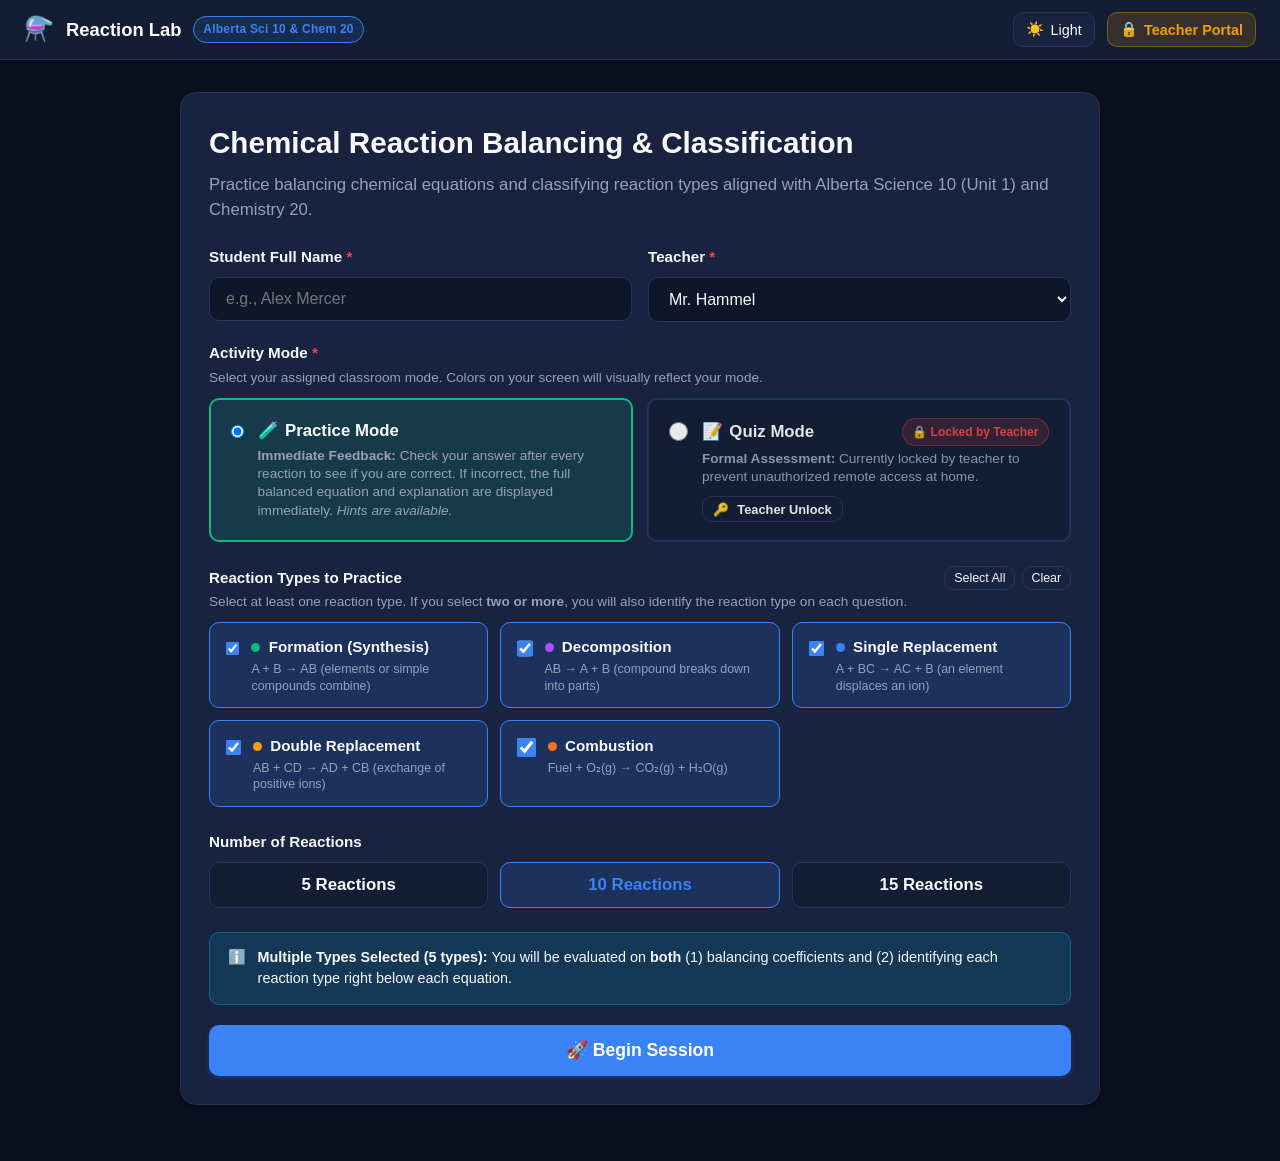
<file: sims/science10/chemrxn.html>
<!DOCTYPE html>
<html lang="en" data-theme="dark">
<head>
  <meta charset="UTF-8">
  <meta name="viewport" content="width=device-width, initial-scale=1.0">
  <title>Chemical Reaction Balancing & Classification | Alberta Science 10 & Chemistry 20</title>
  <style>
    :root, [data-theme="dark"] {
      --bg-primary: #0b1120;
      --bg-surface: #131d33;
      --bg-card: #18233f;
      --bg-accent: #223259;
      --bg-input: #0e172a;
      
      --text-main: #f8fafc;
      --text-muted: #94a3b8;
      --text-subtle: #64748b;
      --border-color: #24355c;
      --border-focus: #3b82f6;

      --primary: #3b82f6;
      --primary-hover: #2563eb;
      --primary-subtle: rgba(59, 130, 246, 0.15);

      --success: #10b981;
      --success-hover: #059669;
      --success-bg: rgba(16, 185, 129, 0.15);
      --success-border: rgba(16, 185, 129, 0.35);

      --danger: #ef4444;
      --danger-hover: #dc2626;
      --danger-bg: rgba(239, 68, 68, 0.15);
      --danger-border: rgba(239, 68, 68, 0.35);

      --warning: #f59e0b;
      --warning-hover: #d97706;
      --warning-bg: rgba(245, 158, 11, 0.15);
      --warning-border: rgba(245, 158, 11, 0.35);

      --info: #06b6d4;
      --info-bg: rgba(6, 182, 212, 0.15);
      --info-border: rgba(6, 182, 212, 0.35);

      /* Reaction Type Colors */
      --type-formation: #10b981;
      --type-decomposition: #a855f7;
      --type-single: #3b82f6;
      --type-double: #f59e0b;
      --type-combustion: #f97316;

      --shadow-sm: 0 1px 3px rgba(0,0,0,0.3);
      --shadow-md: 0 4px 8px -1px rgba(0,0,0,0.4);
      --shadow-lg: 0 10px 25px -3px rgba(0,0,0,0.5);

      --radius-sm: 6px;
      --radius-md: 10px;
      --radius-lg: 16px;
      --radius-full: 9999px;

      --font-family: -apple-system, BlinkMacSystemFont, 'Segoe UI', Roboto, Helvetica, Arial, sans-serif;
    }

    [data-theme="light"] {
      --bg-primary: #f1f5f9;
      --bg-surface: #ffffff;
      --bg-card: #ffffff;
      --bg-accent: #e2e8f0;
      --bg-input: #f8fafc;
      
      --text-main: #0f172a;
      --text-muted: #475569;
      --text-subtle: #94a3b8;
      --border-color: #cbd5e1;
      --border-focus: #2563eb;

      --primary: #2563eb;
      --primary-hover: #1d4ed8;
      --primary-subtle: rgba(37, 99, 235, 0.1);

      --success: #059669;
      --success-hover: #047857;
      --success-bg: rgba(5, 150, 105, 0.1);
      --success-border: rgba(5, 150, 105, 0.3);

      --danger: #dc2626;
      --danger-hover: #b91c1c;
      --danger-bg: rgba(220, 38, 38, 0.1);
      --danger-border: rgba(220, 38, 38, 0.3);

      --warning: #d97706;
      --warning-hover: #b45309;
      --warning-bg: rgba(217, 119, 6, 0.1);
      --warning-border: rgba(217, 119, 6, 0.3);

      --info: #0891b2;
      --info-bg: rgba(8, 145, 178, 0.1);
      --info-border: rgba(8, 145, 178, 0.3);

      --shadow-sm: 0 1px 2px rgba(0,0,0,0.06);
      --shadow-md: 0 4px 6px -1px rgba(0,0,0,0.1);
      --shadow-lg: 0 10px 15px -3px rgba(0,0,0,0.1);
    }

    * {
      box-sizing: border-box;
      margin: 0;
      padding: 0;
    }

    body {
      font-family: var(--font-family);
      background-color: var(--bg-primary);
      color: var(--text-main);
      line-height: 1.5;
      min-height: 100vh;
      display: flex;
      flex-direction: column;
      transition: background-color 0.2s ease, color 0.2s ease;
    }

    /* =========================================================================
     * HIGH-VISIBILITY MODE THEMING (QUIZ vs PRACTICE)
     * Allows teachers to verify mode instantly from across the classroom
     * ========================================================================= */
    /* Mode Banner */
    .mode-banner-strip {
      display: none;
      width: 100%;
      padding: 0.65rem 1.5rem;
      text-align: center;
      font-weight: 800;
      font-size: 0.98rem;
      letter-spacing: 0.04em;
      text-transform: uppercase;
      box-shadow: var(--shadow-sm);
      position: sticky;
      top: 57px;
      z-index: 35;
      animation: fadeIn 0.25s ease;
    }

    /* PRACTICE MODE: Fresh Emerald Green Theme */
    body[data-session-mode="practice"] .mode-banner-strip {
      display: flex;
      align-items: center;
      justify-content: center;
      gap: 0.75rem;
      background: #059669;
      color: #ffffff;
      border-bottom: 2px solid #047857;
    }

    body[data-session-mode="practice"] .equation-container {
      border: 2px solid rgba(16, 185, 129, 0.4) !important;
      box-shadow: 0 0 15px rgba(16, 185, 129, 0.12) !important;
    }

    body[data-session-mode="practice"] .progress-bar-fill {
      background: linear-gradient(90deg, #10b981, #06b6d4) !important;
    }

    /* QUIZ MODE: Bold Amber / Warning Gold Theme (Instantly Spotted) */
    body[data-session-mode="quiz"] .mode-banner-strip {
      display: flex;
      align-items: center;
      justify-content: center;
      gap: 0.75rem;
      background: #d97706;
      color: #ffffff;
      border-bottom: 2px solid #b45309;
    }

    body[data-session-mode="quiz"] .equation-container {
      border: 2px solid rgba(245, 158, 11, 0.5) !important;
      box-shadow: 0 0 15px rgba(245, 158, 11, 0.15) !important;
    }

    body[data-session-mode="quiz"] .progress-bar-fill {
      background: linear-gradient(90deg, #f59e0b, #ef4444) !important;
    }

    /* Top Navbar */
    .navbar {
      background-color: var(--bg-surface);
      border-bottom: 1px solid var(--border-color);
      padding: 0.75rem 1.5rem;
      display: flex;
      align-items: center;
      justify-content: space-between;
      position: sticky;
      top: 0;
      z-index: 40;
      box-shadow: var(--shadow-sm);
    }

    .nav-brand {
      display: flex;
      align-items: center;
      gap: 0.75rem;
      font-weight: 700;
      font-size: 1.15rem;
      color: var(--text-main);
      text-decoration: none;
      cursor: pointer;
    }

    .brand-icon {
      font-size: 1.5rem;
      line-height: 1;
    }

    .badge-curriculum {
      font-size: 0.75rem;
      font-weight: 600;
      padding: 0.2rem 0.55rem;
      background-color: var(--primary-subtle);
      color: var(--primary);
      border: 1px solid var(--border-focus);
      border-radius: var(--radius-full);
      letter-spacing: 0.02em;
    }

    .nav-actions {
      display: flex;
      align-items: center;
      gap: 0.75rem;
    }

    .btn-icon {
      background: var(--bg-card);
      border: 1px solid var(--border-color);
      color: var(--text-main);
      padding: 0.5rem 0.75rem;
      border-radius: var(--radius-md);
      cursor: pointer;
      font-size: 0.9rem;
      display: inline-flex;
      align-items: center;
      gap: 0.4rem;
      transition: all 0.15s ease;
    }

    .btn-icon:hover {
      background-color: var(--bg-accent);
      border-color: var(--border-focus);
    }

    .btn-teacher {
      border-color: var(--warning-border);
      color: var(--warning);
      background: var(--warning-bg);
      font-weight: 600;
    }

    .btn-teacher:hover {
      background: rgba(245, 158, 11, 0.25);
    }

    /* Container */
    .container {
      max-width: 960px;
      width: 100%;
      margin: 0 auto;
      padding: 2rem 1.25rem;
      flex: 1;
    }

    /* Views */
    .view {
      display: none;
      animation: fadeIn 0.2s ease-in-out;
    }

    .view.active {
      display: block;
    }

    @keyframes fadeIn {
      from { opacity: 0; transform: translateY(6px); }
      to { opacity: 1; transform: translateY(0); }
    }

    /* Card styling */
    .card {
      background-color: var(--bg-card);
      border: 1px solid var(--border-color);
      border-radius: var(--radius-lg);
      padding: 1.75rem;
      box-shadow: var(--shadow-md);
      margin-bottom: 1.5rem;
    }

    .hero-title {
      font-size: 1.85rem;
      font-weight: 800;
      color: var(--text-main);
      margin-bottom: 0.4rem;
      display: flex;
      align-items: center;
      gap: 0.5rem;
    }

    .hero-subtitle {
      color: var(--text-muted);
      font-size: 1.05rem;
      margin-bottom: 1.5rem;
    }

    /* Form Elements */
    .form-group {
      margin-bottom: 1.5rem;
    }

    .form-label {
      display: block;
      font-weight: 600;
      color: var(--text-main);
      margin-bottom: 0.5rem;
      font-size: 0.95rem;
    }

    .form-sublabel {
      display: block;
      color: var(--text-muted);
      font-size: 0.85rem;
      margin-top: -0.3rem;
      margin-bottom: 0.6rem;
    }

    .input-text, .select-dropdown {
      width: 100%;
      padding: 0.75rem 1rem;
      background-color: var(--bg-input);
      border: 1.5px solid var(--border-color);
      border-radius: var(--radius-md);
      color: var(--text-main);
      font-size: 1rem;
      font-family: inherit;
      transition: border-color 0.15s ease, box-shadow 0.15s ease;
    }

    .input-text:focus, .select-dropdown:focus {
      outline: none;
      border-color: var(--border-focus);
      box-shadow: 0 0 0 3px var(--primary-subtle);
    }

    /* Mode Selection Grid */
    .mode-selector-grid {
      display: grid;
      grid-template-columns: repeat(auto-fit, minmax(280px, 1fr));
      gap: 0.9rem;
      margin-bottom: 0.5rem;
    }

    .mode-card {
      background: var(--bg-surface);
      border: 2px solid var(--border-color);
      border-radius: var(--radius-md);
      padding: 1.1rem 1.25rem;
      display: flex;
      align-items: flex-start;
      gap: 0.85rem;
      cursor: pointer;
      user-select: none;
      transition: all 0.15s ease;
    }

    .mode-card:hover {
      border-color: var(--text-subtle);
      background: var(--bg-accent);
    }

    .mode-card.selected-practice {
      border-color: var(--success);
      background: var(--success-bg);
    }

    .mode-card.selected-quiz {
      border-color: var(--warning);
      background: var(--warning-bg);
    }

    .mode-card input[type="radio"] {
      margin-top: 0.25rem;
      width: 1.2rem;
      height: 1.2rem;
      cursor: pointer;
    }

    .mode-card-content h4 {
      font-size: 1.05rem;
      font-weight: 700;
      color: var(--text-main);
      margin-bottom: 0.25rem;
      display: flex;
      align-items: center;
      gap: 0.4rem;
    }

    .mode-card-content p {
      font-size: 0.85rem;
      color: var(--text-muted);
      line-height: 1.35;
    }

    /* Selection Grids for Reaction Types */
    .selection-grid {
      display: grid;
      grid-template-columns: repeat(auto-fit, minmax(220px, 1fr));
      gap: 0.75rem;
      margin-bottom: 0.5rem;
    }

    .toggle-card {
      background: var(--bg-surface);
      border: 1.5px solid var(--border-color);
      border-radius: var(--radius-md);
      padding: 0.85rem 1rem;
      display: flex;
      align-items: flex-start;
      gap: 0.75rem;
      cursor: pointer;
      user-select: none;
      transition: all 0.15s ease;
    }

    .toggle-card:hover {
      border-color: var(--text-subtle);
      background: var(--bg-accent);
    }

    .toggle-card.selected {
      border-color: var(--primary);
      background: var(--primary-subtle);
    }

    .toggle-card input[type="checkbox"] {
      margin-top: 0.2rem;
      width: 1.15rem;
      height: 1.15rem;
      cursor: pointer;
      accent-color: var(--primary);
    }

    .toggle-info h4 {
      font-size: 0.95rem;
      font-weight: 600;
      color: var(--text-main);
      margin-bottom: 0.15rem;
    }

    .toggle-info p {
      font-size: 0.78rem;
      color: var(--text-muted);
      line-height: 1.3;
    }

    .type-pill {
      display: inline-block;
      width: 9px;
      height: 9px;
      border-radius: 50%;
      margin-right: 4px;
    }

    /* Count toggle row */
    .count-selector {
      display: flex;
      gap: 0.75rem;
    }

    .btn-count {
      flex: 1;
      padding: 0.75rem 1rem;
      background: var(--bg-surface);
      border: 1.5px solid var(--border-color);
      color: var(--text-main);
      font-size: 1.05rem;
      font-weight: 700;
      border-radius: var(--radius-md);
      cursor: pointer;
      text-align: center;
      transition: all 0.15s ease;
    }

    .btn-count:hover {
      background: var(--bg-accent);
      border-color: var(--text-subtle);
    }

    .btn-count.active {
      background: var(--primary-subtle);
      border-color: var(--primary);
      color: var(--primary);
    }

    /* Alert / Notice box */
    .alert {
      padding: 0.9rem 1.1rem;
      border-radius: var(--radius-md);
      font-size: 0.9rem;
      display: flex;
      align-items: flex-start;
      gap: 0.75rem;
      margin-bottom: 1.25rem;
      line-height: 1.45;
    }

    .alert-info {
      background-color: var(--info-bg);
      border: 1px solid var(--info-border);
      color: var(--text-main);
    }

    .alert-warning {
      background-color: var(--warning-bg);
      border: 1px solid var(--warning-border);
      color: var(--text-main);
    }

    .alert-success {
      background-color: var(--success-bg);
      border: 1px solid var(--success-border);
      color: var(--text-main);
    }

    /* Primary Action Buttons */
    .btn {
      display: inline-flex;
      align-items: center;
      justify-content: center;
      gap: 0.5rem;
      padding: 0.75rem 1.5rem;
      font-size: 1rem;
      font-weight: 600;
      border-radius: var(--radius-md);
      border: none;
      cursor: pointer;
      transition: all 0.15s ease;
      text-decoration: none;
    }

    .btn-primary {
      background-color: var(--primary);
      color: #ffffff;
      box-shadow: 0 2px 4px rgba(37, 99, 235, 0.3);
    }

    .btn-primary:hover {
      background-color: var(--primary-hover);
      box-shadow: 0 4px 10px rgba(37, 99, 235, 0.4);
    }

    .btn-success {
      background-color: var(--success);
      color: #ffffff;
    }

    .btn-success:hover {
      background-color: var(--success-hover);
    }

    .btn-secondary {
      background-color: var(--bg-surface);
      border: 1px solid var(--border-color);
      color: var(--text-main);
    }

    .btn-secondary:hover {
      background-color: var(--bg-accent);
      border-color: var(--text-subtle);
    }

    .btn-danger {
      background-color: var(--danger);
      color: #ffffff;
    }

    .btn-lg {
      padding: 0.95rem 2rem;
      font-size: 1.1rem;
      font-weight: 700;
    }

    .btn-block {
      width: 100%;
    }

    /* Practice Quiz View */
    .quiz-header {
      display: flex;
      align-items: center;
      justify-content: space-between;
      margin-bottom: 1.25rem;
      flex-wrap: wrap;
      gap: 0.75rem;
    }

    .header-badges-row {
      display: flex;
      align-items: center;
      gap: 0.6rem;
      flex-wrap: wrap;
    }

    .student-badge {
      display: flex;
      align-items: center;
      gap: 0.5rem;
      font-size: 0.95rem;
      background: var(--bg-surface);
      border: 1px solid var(--border-color);
      padding: 0.4rem 0.85rem;
      border-radius: var(--radius-full);
      font-weight: 600;
    }

    .teacher-badge {
      display: flex;
      align-items: center;
      gap: 0.4rem;
      font-size: 0.85rem;
      background: var(--bg-accent);
      border: 1px solid var(--border-color);
      padding: 0.35rem 0.75rem;
      border-radius: var(--radius-full);
      color: var(--text-muted);
    }

    .progress-bar-container {
      width: 100%;
      height: 8px;
      background: var(--bg-accent);
      border-radius: var(--radius-full);
      overflow: hidden;
      margin-bottom: 1.5rem;
    }

    .progress-bar-fill {
      height: 100%;
      background: linear-gradient(90deg, var(--primary), var(--info));
      width: 0%;
      transition: width 0.25s ease;
    }

    /* Equation Card */
    .equation-container {
      background: var(--bg-surface);
      border: 1.5px solid var(--border-color);
      border-radius: var(--radius-lg);
      padding: 2.25rem 1.5rem;
      margin-bottom: 1.5rem;
      text-align: center;
      position: relative;
      transition: all 0.2s ease;
    }

    .equation-display {
      display: flex;
      align-items: center;
      justify-content: center;
      flex-wrap: wrap;
      gap: 0.65rem 0.5rem;
      font-size: 1.45rem;
      font-weight: 600;
      letter-spacing: 0.02em;
    }

    .species-group {
      display: inline-flex;
      align-items: center;
      gap: 0.35rem;
    }

    .coef-input {
      width: 3.25rem;
      height: 3.25rem;
      text-align: center;
      font-size: 1.35rem;
      font-weight: 700;
      font-family: inherit;
      background: var(--bg-input);
      border: 2px solid var(--border-color);
      color: var(--primary);
      border-radius: var(--radius-md);
      transition: all 0.15s ease;
    }

    .coef-input:focus {
      outline: none;
      border-color: var(--border-focus);
      background: var(--bg-card);
      box-shadow: 0 0 0 3px var(--primary-subtle);
    }

    .coef-input:disabled {
      opacity: 0.7;
      cursor: not-allowed;
      background: var(--bg-surface);
    }

    .coef-input::placeholder {
      color: var(--text-subtle);
      font-size: 1rem;
      font-weight: 400;
    }

    .formula {
      white-space: nowrap;
      color: var(--text-main);
    }

    .formula sub {
      font-size: 0.75em;
      bottom: -0.2em;
      position: relative;
    }

    .reaction-arrow {
      color: var(--info);
      font-size: 1.7rem;
      margin: 0 0.5rem;
      user-select: none;
    }

    .plus-sign {
      color: var(--text-subtle);
      font-size: 1.25rem;
      user-select: none;
    }

    /* Hint section */
    .hint-container {
      margin-top: 1.25rem;
      border-top: 1px dashed var(--border-color);
      padding-top: 1.25rem;
    }

    .btn-hint {
      background: transparent;
      border: 1px solid var(--warning-border);
      color: var(--warning);
      padding: 0.45rem 0.9rem;
      border-radius: var(--radius-md);
      font-size: 0.9rem;
      cursor: pointer;
      display: inline-flex;
      align-items: center;
      gap: 0.4rem;
      transition: all 0.15s ease;
      font-weight: 600;
    }

    .btn-hint:hover {
      background: var(--warning-bg);
    }

    .hint-box {
      margin-top: 0.75rem;
      background: var(--warning-bg);
      border-left: 3px solid var(--warning);
      padding: 0.85rem 1rem;
      border-radius: 0 var(--radius-md) var(--radius-md) 0;
      color: var(--text-main);
      font-size: 0.92rem;
      text-align: left;
      line-height: 1.45;
      display: none;
      animation: fadeIn 0.2s ease;
    }

    /* Reaction Identification Question (Conditional) */
    .identification-card {
      background: var(--bg-surface);
      border: 1.5px solid var(--border-color);
      border-radius: var(--radius-lg);
      padding: 1.5rem;
      margin-bottom: 1.75rem;
    }

    .ident-header {
      display: flex;
      align-items: center;
      gap: 0.5rem;
      font-weight: 700;
      font-size: 1.05rem;
      margin-bottom: 0.25rem;
      color: var(--text-main);
    }

    .ident-sub {
      color: var(--text-muted);
      font-size: 0.85rem;
      margin-bottom: 1rem;
    }

    .mc-options {
      display: grid;
      grid-template-columns: repeat(auto-fit, minmax(260px, 1fr));
      gap: 0.65rem;
    }

    .mc-option {
      background: var(--bg-card);
      border: 1.5px solid var(--border-color);
      border-radius: var(--radius-md);
      padding: 0.8rem 1rem;
      display: flex;
      align-items: center;
      gap: 0.75rem;
      cursor: pointer;
      user-select: none;
      transition: all 0.15s ease;
    }

    .mc-option:hover {
      background: var(--bg-accent);
      border-color: var(--text-subtle);
    }

    .mc-option.selected {
      border-color: var(--primary);
      background: var(--primary-subtle);
    }

    .mc-option input[type="radio"] {
      width: 1.15rem;
      height: 1.15rem;
      accent-color: var(--primary);
      cursor: pointer;
    }

    .mc-label {
      font-size: 0.95rem;
      font-weight: 500;
      color: var(--text-main);
    }

    /* =========================================================================
     * IMMEDIATE FEEDBACK BOX (PRACTICE MODE)
     * ========================================================================= */
    .immediate-feedback-card {
      display: none;
      border-radius: var(--radius-lg);
      padding: 1.5rem;
      margin-bottom: 1.75rem;
      animation: fadeIn 0.25s ease;
      box-shadow: var(--shadow-md);
    }

    .feedback-card-correct {
      background: var(--success-bg);
      border: 2px solid var(--success-border);
    }

    .feedback-card-incorrect {
      background: var(--danger-bg);
      border: 2px solid var(--danger-border);
    }

    .feedback-title {
      font-size: 1.25rem;
      font-weight: 800;
      display: flex;
      align-items: center;
      gap: 0.5rem;
      margin-bottom: 0.75rem;
    }

    .feedback-correct-title {
      color: var(--success);
    }

    .feedback-incorrect-title {
      color: var(--danger);
    }

    .feedback-solution-box {
      background: var(--bg-card);
      border: 1px solid var(--border-color);
      border-radius: var(--radius-md);
      padding: 1rem;
      margin: 0.85rem 0;
      font-size: 1.05rem;
    }

    .feedback-explanation {
      font-size: 0.92rem;
      color: var(--text-main);
      line-height: 1.5;
      margin-top: 0.75rem;
    }

    /* Quiz Navigation Footer */
    .quiz-nav-footer {
      display: flex;
      align-items: center;
      justify-content: space-between;
      gap: 1rem;
      flex-wrap: wrap;
    }

    .question-dots {
      display: flex;
      gap: 0.45rem;
      flex-wrap: wrap;
      align-items: center;
    }

    .dot-btn {
      width: 2.2rem;
      height: 2.2rem;
      border-radius: 50%;
      border: 1.5px solid var(--border-color);
      background: var(--bg-surface);
      color: var(--text-muted);
      font-size: 0.85rem;
      font-weight: 700;
      cursor: pointer;
      display: flex;
      align-items: center;
      justify-content: center;
      transition: all 0.15s ease;
    }

    .dot-btn:hover {
      border-color: var(--primary);
      color: var(--text-main);
    }

    .dot-btn.current {
      border-color: var(--primary);
      background: var(--primary);
      color: #ffffff;
      box-shadow: 0 0 0 2px var(--primary-subtle);
    }

    .dot-btn.answered {
      border-color: var(--info);
      color: var(--info);
      background: var(--info-bg);
    }

    .dot-btn.correct-dot {
      border-color: var(--success);
      color: #ffffff;
      background: var(--success);
    }

    .dot-btn.incorrect-dot {
      border-color: var(--danger);
      color: #ffffff;
      background: var(--danger);
    }

    .dot-btn.current.correct-dot, .dot-btn.current.incorrect-dot {
      box-shadow: 0 0 0 3px #ffffff;
    }

    /* Results Screen */
    .results-hero {
      text-align: center;
      padding: 1.5rem 0 2rem;
    }

    .results-badge {
      font-size: 3rem;
      line-height: 1;
      margin-bottom: 0.5rem;
    }

    .results-title {
      font-size: 2rem;
      font-weight: 800;
      color: var(--text-main);
      margin-bottom: 0.25rem;
    }

    .results-subtitle {
      color: var(--text-muted);
      font-size: 1.05rem;
    }

    .scores-grid {
      display: grid;
      grid-template-columns: repeat(auto-fit, minmax(240px, 1fr));
      gap: 1.25rem;
      margin-bottom: 2rem;
    }

    .score-card {
      background: var(--bg-surface);
      border: 1.5px solid var(--border-color);
      border-radius: var(--radius-lg);
      padding: 1.5rem;
      text-align: center;
      position: relative;
      overflow: hidden;
    }

    .score-card-title {
      font-size: 0.95rem;
      font-weight: 600;
      color: var(--text-muted);
      margin-bottom: 0.5rem;
      text-transform: uppercase;
      letter-spacing: 0.04em;
    }

    .score-value {
      font-size: 2.75rem;
      font-weight: 900;
      line-height: 1.1;
      margin-bottom: 0.25rem;
    }

    .score-val-balancing {
      color: var(--primary);
    }

    .score-val-ident {
      color: var(--info);
    }

    .score-detail {
      font-size: 0.95rem;
      color: var(--text-muted);
      font-weight: 500;
    }

    .badge-na {
      display: inline-block;
      padding: 0.35rem 0.85rem;
      background: var(--bg-accent);
      color: var(--text-subtle);
      border-radius: var(--radius-full);
      font-size: 1.15rem;
      font-weight: 700;
      margin: 0.75rem 0;
    }

    /* Breakdown list */
    .breakdown-section {
      margin-top: 2rem;
    }

    .breakdown-title {
      font-size: 1.25rem;
      font-weight: 700;
      margin-bottom: 1rem;
      display: flex;
      align-items: center;
      justify-content: space-between;
    }

    .breakdown-item {
      background: var(--bg-surface);
      border: 1px solid var(--border-color);
      border-radius: var(--radius-md);
      padding: 1.25rem;
      margin-bottom: 1rem;
      transition: border-color 0.15s ease;
    }

    .breakdown-item.correct {
      border-left: 4px solid var(--success);
    }

    .breakdown-item.incorrect {
      border-left: 4px solid var(--danger);
    }

    .breakdown-header {
      display: flex;
      justify-content: space-between;
      align-items: center;
      margin-bottom: 0.75rem;
      flex-wrap: wrap;
      gap: 0.5rem;
    }

    .question-tag {
      font-weight: 700;
      font-size: 0.95rem;
      color: var(--text-main);
    }

    .equation-review {
      font-size: 1.15rem;
      font-weight: 600;
      margin-bottom: 0.75rem;
      padding: 0.6rem 0.8rem;
      background: var(--bg-card);
      border-radius: var(--radius-sm);
      overflow-x: auto;
    }

    .answer-comparison {
      display: grid;
      grid-template-columns: repeat(auto-fit, minmax(220px, 1fr));
      gap: 0.75rem;
      font-size: 0.9rem;
      margin-top: 0.5rem;
    }

    .atom-inventory-table {
      width: 100%;
      border-collapse: collapse;
      margin-top: 0.75rem;
      font-size: 0.85rem;
      background: var(--bg-input);
      border-radius: var(--radius-sm);
      overflow: hidden;
    }

    .atom-inventory-table th, .atom-inventory-table td {
      padding: 0.4rem 0.75rem;
      text-align: center;
      border: 1px solid var(--border-color);
    }

    .atom-inventory-table th {
      background: var(--bg-accent);
      color: var(--text-main);
      font-weight: 600;
    }

    /* Teacher View */
    .teacher-header {
      display: flex;
      align-items: center;
      justify-content: space-between;
      margin-bottom: 1.5rem;
      flex-wrap: wrap;
      gap: 1rem;
    }

    .stats-row {
      display: grid;
      grid-template-columns: repeat(auto-fit, minmax(180px, 1fr));
      gap: 1rem;
      margin-bottom: 1.5rem;
    }

    .stat-box {
      background: var(--bg-surface);
      border: 1px solid var(--border-color);
      border-radius: var(--radius-md);
      padding: 1.1rem;
    }

    .stat-label {
      font-size: 0.8rem;
      font-weight: 600;
      color: var(--text-muted);
      text-transform: uppercase;
      letter-spacing: 0.03em;
    }

    .stat-number {
      font-size: 1.85rem;
      font-weight: 800;
      color: var(--text-main);
      margin-top: 0.2rem;
    }

    .table-container {
      overflow-x: auto;
      background: var(--bg-surface);
      border: 1px solid var(--border-color);
      border-radius: var(--radius-lg);
      margin-bottom: 1.5rem;
    }

    .grade-table {
      width: 100%;
      border-collapse: collapse;
      text-align: left;
      font-size: 0.92rem;
    }

    .grade-table th {
      background: var(--bg-card);
      padding: 0.85rem 1rem;
      font-weight: 700;
      color: var(--text-main);
      border-bottom: 2px solid var(--border-color);
      white-space: nowrap;
    }

    .grade-table td {
      padding: 0.85rem 1rem;
      border-bottom: 1px solid var(--border-color);
      color: var(--text-main);
      vertical-align: middle;
    }

    .grade-table tr:hover {
      background: var(--bg-accent);
    }

    .badge-grade {
      display: inline-block;
      padding: 0.25rem 0.6rem;
      border-radius: var(--radius-full);
      font-weight: 700;
      font-size: 0.85rem;
    }

    .badge-grade-high {
      background: var(--success-bg);
      color: var(--success);
      border: 1px solid var(--success-border);
    }

    .badge-grade-mid {
      background: var(--warning-bg);
      color: var(--warning);
      border: 1px solid var(--warning-border);
    }

    .badge-grade-low {
      background: var(--danger-bg);
      color: var(--danger);
      border: 1px solid var(--danger-border);
    }

    .badge-grade-na {
      background: var(--bg-accent);
      color: var(--text-subtle);
      border: 1px solid var(--border-color);
    }

    .badge-mode {
      display: inline-block;
      padding: 0.2rem 0.55rem;
      border-radius: var(--radius-full);
      font-weight: 700;
      font-size: 0.78rem;
      text-transform: uppercase;
      letter-spacing: 0.03em;
    }

    .badge-mode-practice {
      background: var(--success-bg);
      color: var(--success);
      border: 1px solid var(--success-border);
    }

    .badge-mode-quiz {
      background: var(--warning-bg);
      color: var(--warning);
      border: 1px solid var(--warning-border);
    }

    /* Modal dialogs */
    .modal-backdrop {
      position: fixed;
      top: 0;
      left: 0;
      width: 100%;
      height: 100%;
      background: rgba(0, 0, 0, 0.7);
      backdrop-filter: blur(4px);
      display: none;
      align-items: center;
      justify-content: center;
      z-index: 100;
      padding: 1.25rem;
    }

    .modal-backdrop.open {
      display: flex;
      animation: fadeIn 0.2s ease;
    }

    .modal-card {
      background: var(--bg-surface);
      border: 1px solid var(--border-color);
      border-radius: var(--radius-lg);
      padding: 1.75rem;
      width: 100%;
      max-width: 480px;
      box-shadow: var(--shadow-lg);
      position: relative;
    }

    .modal-card-lg {
      max-width: 820px;
      max-height: 85vh;
      display: flex;
      flex-direction: column;
    }

    .modal-header {
      display: flex;
      align-items: center;
      justify-content: space-between;
      margin-bottom: 1.25rem;
    }

    .modal-title {
      font-size: 1.25rem;
      font-weight: 700;
      color: var(--text-main);
      display: flex;
      align-items: center;
      gap: 0.5rem;
    }

    .btn-close {
      background: transparent;
      border: none;
      color: var(--text-muted);
      font-size: 1.4rem;
      cursor: pointer;
      line-height: 1;
      padding: 0.2rem;
    }

    .btn-close:hover {
      color: var(--text-main);
    }

    .modal-body {
      overflow-y: auto;
      flex: 1;
      margin-bottom: 1.25rem;
    }

    /* Print Styles */
    @media print {
      body {
        background: #ffffff !important;
        color: #000000 !important;
      }
      .navbar, .mode-banner-strip, .btn, .quiz-nav-footer, .btn-count, .hint-container {
        display: none !important;
      }
      .container {
        max-width: 100% !important;
        padding: 0 !important;
      }
      .card, .score-card, .breakdown-item, .table-container {
        border: 1px solid #cccccc !important;
        box-shadow: none !important;
        background: #ffffff !important;
        color: #000000 !important;
      }
    }
  </style>
</head>
<body data-session-mode="none">

  <!-- Top Navigation Bar -->
  <header class="navbar">
    <div class="nav-brand" onclick="app.showLanding()">
      <span class="brand-icon">⚗️</span>
      <span>Reaction Lab</span>
      <span class="badge-curriculum">Alberta Sci 10 & Chem 20</span>
    </div>
    <div class="nav-actions">
      <button class="btn-icon" id="theme-toggle" onclick="app.toggleTheme()" title="Toggle Dark / Light Mode">
        <span id="theme-icon">☀️</span>
        <span id="theme-text">Light</span>
      </button>
      <button class="btn-icon btn-teacher" onclick="app.openTeacherAuthModal()" title="Teacher Grade Portal">
        <span>🔒</span>
        <span>Teacher Portal</span>
      </button>
    </div>
  </header>

  <!-- High-Visibility Class Mode Banner -->
  <div class="mode-banner-strip" id="mode-banner">
    <!-- Populated dynamically: Practice Mode or Quiz Mode -->
  </div>

  <!-- Main Container -->
  <main class="container">

    <!-- ==================== VIEW 1: LANDING & SETUP ==================== -->
    <section id="view-landing" class="view active">
      <div class="card">
        <h1 class="hero-title">Chemical Reaction Balancing & Classification</h1>
        <p class="hero-subtitle">Practice balancing chemical equations and classifying reaction types aligned with Alberta Science 10 (Unit 1) and Chemistry 20.</p>

        <!-- Student Name & Teacher Selection Row -->
        <div style="display:grid; grid-template-columns:repeat(auto-fit, minmax(260px, 1fr)); gap:1rem; margin-bottom:1.25rem;">
          <!-- Student Name -->
          <div>
            <label class="form-label" for="student-name">Student Full Name <span style="color:var(--danger)">*</span></label>
            <input type="text" id="student-name" class="input-text" placeholder="e.g., Alex Mercer" autocomplete="name" required>
          </div>

          <!-- Teacher Dropdown -->
          <div>
            <label class="form-label" for="teacher-select">Teacher <span style="color:var(--danger)">*</span></label>
            <select id="teacher-select" class="select-dropdown" onchange="app.handleTeacherSelectionChange()">
              <option value="Mr. Hammel">Mr. Hammel</option>
              <option value="Mr. Mori">Mr. Mori</option>
              <option value="Other">Other (Type teacher's name)</option>
            </select>
          </div>
        </div>

        <!-- Conditional "Other" Teacher Input -->
        <div class="form-group" id="teacher-other-group" style="display:none;">
          <label class="form-label" for="teacher-other-name">Teacher's Last Name <span style="color:var(--danger)">*</span></label>
          <input type="text" id="teacher-other-name" class="input-text" placeholder="e.g., Ms. Smith or Henderson">
        </div>

        <!-- Mode Toggle: Practice vs. Quiz Mode -->
        <div class="form-group">
          <label class="form-label">Activity Mode <span style="color:var(--danger)">*</span></label>
          <span class="form-sublabel">Select your assigned classroom mode. Colors on your screen will visually reflect your mode.</span>
          <div class="mode-selector-grid">
            <!-- Practice Mode -->
            <label class="mode-card selected-practice" id="card-mode-practice" onclick="app.selectMode('practice')">
              <input type="radio" name="activity-mode" value="practice" checked>
              <div class="mode-card-content">
                <h4><span>🧪</span> Practice Mode</h4>
                <p><strong>Immediate Feedback:</strong> Check your answer after every reaction to see if you are correct. If incorrect, the full balanced equation and explanation are displayed immediately. <em>Hints are available.</em></p>
              </div>
            </label>

            <!-- Quiz Mode -->
            <label class="mode-card" id="card-mode-quiz" onclick="app.selectMode('quiz')">
              <input type="radio" name="activity-mode" value="quiz">
              <div class="mode-card-content" style="flex:1;">
                <div style="display:flex; justify-content:space-between; align-items:center; margin-bottom:0.25rem;">
                  <h4 style="margin-bottom:0;"><span>📝</span> Quiz Mode</h4>
                  <span id="quiz-lock-badge" class="badge-grade badge-grade-low" style="font-size:0.75rem;">🔒 Locked</span>
                </div>
                <p id="quiz-lock-desc"><strong>Formal Assessment:</strong> Currently locked by teacher to prevent unauthorized remote access at home.</p>
                <div id="quiz-lock-action-bar" style="margin-top:0.6rem; display:flex; gap:0.5rem; align-items:center;">
                  <button type="button" class="btn btn-secondary btn-icon" style="padding:0.3rem 0.65rem; font-size:0.8rem;" onclick="event.stopPropagation(); app.openQuizUnlockModal();">
                    <span>🔑</span> Teacher Unlock
                  </button>
                </div>
              </div>
            </label>
          </div>
        </div>

        <!-- Reaction Types Selection -->
        <div class="form-group">
          <div style="display:flex; justify-content:space-between; align-items:center; margin-bottom:0.4rem;">
            <label class="form-label" style="margin-bottom:0;">Reaction Types to Practice</label>
            <div style="display:flex; gap:0.4rem;">
              <button type="button" class="btn-icon" style="padding:0.25rem 0.55rem; font-size:0.78rem;" onclick="app.selectAllTypes(true)">Select All</button>
              <button type="button" class="btn-icon" style="padding:0.25rem 0.55rem; font-size:0.78rem;" onclick="app.selectAllTypes(false)">Clear</button>
            </div>
          </div>
          <span class="form-sublabel">Select at least one reaction type. If you select <strong>two or more</strong>, you will also identify the reaction type on each question.</span>

          <div class="selection-grid">
            <!-- Formation -->
            <label class="toggle-card" id="card-type-formation">
              <input type="checkbox" name="reaction-type" value="formation" checked onchange="app.updateLandingSummary()">
              <div class="toggle-info">
                <h4><span class="type-pill" style="background:var(--type-formation)"></span> Formation (Synthesis)</h4>
                <p>A + B → AB (elements or simple compounds combine)</p>
              </div>
            </label>

            <!-- Decomposition -->
            <label class="toggle-card" id="card-type-decomposition">
              <input type="checkbox" name="reaction-type" value="decomposition" checked onchange="app.updateLandingSummary()">
              <div class="toggle-info">
                <h4><span class="type-pill" style="background:var(--type-decomposition)"></span> Decomposition</h4>
                <p>AB → A + B (compound breaks down into parts)</p>
              </div>
            </label>

            <!-- Single Replacement -->
            <label class="toggle-card" id="card-type-single_replacement">
              <input type="checkbox" name="reaction-type" value="single_replacement" checked onchange="app.updateLandingSummary()">
              <div class="toggle-info">
                <h4><span class="type-pill" style="background:var(--type-single)"></span> Single Replacement</h4>
                <p>A + BC → AC + B (an element displaces an ion)</p>
              </div>
            </label>

            <!-- Double Replacement -->
            <label class="toggle-card" id="card-type-double_replacement">
              <input type="checkbox" name="reaction-type" value="double_replacement" checked onchange="app.updateLandingSummary()">
              <div class="toggle-info">
                <h4><span class="type-pill" style="background:var(--type-double)"></span> Double Replacement</h4>
                <p>AB + CD → AD + CB (exchange of positive ions)</p>
              </div>
            </label>

            <!-- Combustion -->
            <label class="toggle-card" id="card-type-combustion">
              <input type="checkbox" name="reaction-type" value="combustion" checked onchange="app.updateLandingSummary()">
              <div class="toggle-info">
                <h4><span class="type-pill" style="background:var(--type-combustion)"></span> Combustion</h4>
                <p>Fuel + O₂(g) → CO₂(g) + H₂O(g)</p>
              </div>
            </label>
          </div>
        </div>

        <!-- Question Count Selector -->
        <div class="form-group">
          <label class="form-label">Number of Reactions</label>
          <div class="count-selector">
            <button type="button" class="btn-count" data-count="5" onclick="app.setQuestionCount(5)">5 Reactions</button>
            <button type="button" class="btn-count active" data-count="10" onclick="app.setQuestionCount(10)">10 Reactions</button>
            <button type="button" class="btn-count" data-count="15" onclick="app.setQuestionCount(15)">15 Reactions</button>
          </div>
        </div>

        <!-- Dynamic Rule Notice -->
        <div id="landing-mode-notice" class="alert alert-info">
          <span>ℹ️</span>
          <div id="notice-text">
            <strong>Multiple Types Selected:</strong> You will be tested on <em>both</em> balancing coefficients and identifying each reaction type.
          </div>
        </div>

        <button type="button" class="btn btn-primary btn-lg btn-block" id="btn-start-session" onclick="app.startQuiz()">
          🚀 Begin Session
        </button>
      </div>
    </section>

    <!-- ==================== VIEW 2: ACTIVE SESSION ==================== -->
    <section id="view-quiz" class="view">
      <!-- Quiz Header -->
      <div class="quiz-header">
        <div class="header-badges-row">
          <div class="student-badge">
            <span>👤</span>
            <span id="quiz-student-name">Student</span>
          </div>
          <div class="teacher-badge">
            <span>👨‍🏫</span>
            <span id="quiz-teacher-name">Mr. Hammel</span>
          </div>
        </div>
        <div style="font-weight:700; color:var(--text-main); font-size:1.05rem;" id="quiz-progress-text">
          Reaction 1 of 10
        </div>
        <button class="btn btn-secondary" style="padding:0.4rem 0.8rem; font-size:0.85rem;" onclick="app.confirmQuitQuiz()">
          Exit Session
        </button>
      </div>

      <div class="progress-bar-container">
        <div class="progress-bar-fill" id="quiz-progress-fill"></div>
      </div>

      <!-- Fullscreen Return Prompt (Prominently shown if exited mid-quiz) -->
      <div id="quiz-fullscreen-prompt" class="alert alert-warning" style="display:none; margin-bottom:1.25rem; align-items:center; justify-content:space-between; flex-wrap:wrap; gap:0.75rem;">
        <div style="display:flex; align-items:center; gap:0.75rem;">
          <span style="font-size:1.6rem;">⚠️</span>
          <div>
            <strong style="font-size:0.95rem;">Fullscreen Exited:</strong> You have exited fullscreen mode during Quiz Mode.
            <div style="font-size:0.8rem; color:var(--text-muted); margin-top:0.15rem;">
              Exits are logged on your integrity report. You can return to fullscreen or continue in windowed mode.
            </div>
          </div>
        </div>
        <div style="display:flex; gap:0.5rem; flex-wrap:wrap;">
          <button type="button" class="btn btn-primary btn-icon" style="padding:0.4rem 0.8rem; font-size:0.85rem;" onclick="app.requestFullscreen()">
            <span>⛶</span> Return to Fullscreen
          </button>
          <button type="button" class="btn btn-secondary" style="padding:0.4rem 0.8rem; font-size:0.85rem;" onclick="app.dismissFullscreenPrompt()">
            Continue Windowed
          </button>
        </div>
      </div>

      <!-- Chemical Equation Card -->
      <div class="equation-container">
        <div style="margin-bottom: 1.25rem;">
          <span class="badge-curriculum" id="quiz-question-type-badge" style="display:none;"></span>
          <div style="font-size:0.9rem; color:var(--text-muted); margin-top:0.25rem;">
            Enter the lowest whole-number coefficients. (Leave blank or type <strong>1</strong> for a coefficient of 1)
          </div>
        </div>

        <!-- The Equation Inputs -->
        <div class="equation-display" id="equation-display">
          <!-- Dynamically generated equation species and inputs -->
        </div>

        <!-- Pedagogical Hint Button & Box (Hidden in Quiz Mode) -->
        <div class="hint-container" id="hint-container">
          <button type="button" class="btn-hint" onclick="app.toggleHint()">
            <span>💡</span>
            <span>Need a Hint? (Atom balance strategy)</span>
          </button>
          <div class="hint-box" id="hint-box">
            <!-- Hint text injected here -->
          </div>
        </div>
      </div>

      <!-- Multiple Choice: Reaction Type Identification (Only if >1 type selected) -->
      <div class="identification-card" id="identification-section">
        <div class="ident-header">
          <span>🏷️</span>
          <span>Classify the Reaction Type</span>
        </div>
        <p class="ident-sub">Select the classification that best describes this chemical change:</p>

        <div class="mc-options" id="mc-options-container">
          <!-- Dynamically populated options -->
        </div>
      </div>

      <!-- Immediate Feedback Card (Practice Mode Only) -->
      <div class="immediate-feedback-card" id="immediate-feedback-box">
        <!-- Injected feedback content -->
      </div>

      <!-- Quiz Navigation Footer -->
      <div class="quiz-nav-footer">
        <button type="button" class="btn btn-secondary" id="btn-prev" onclick="app.prevQuestion()">
          ← Previous
        </button>

        <div class="question-dots" id="question-dots">
          <!-- Jump dots injected here -->
        </div>

        <button type="button" class="btn btn-primary" id="btn-action" onclick="app.handleActionClick()">
          Next →
        </button>
      </div>
    </section>

    <!-- ==================== VIEW 3: RESULTS & REVIEW ==================== -->
    <section id="view-results" class="view">
      <div class="card">
        <div class="results-hero">
          <div class="results-badge" id="results-icon">🎉</div>
          <h1 class="results-title" id="results-headline">Session Complete!</h1>
          <p class="results-subtitle" id="results-subheadline">Here is your performance breakdown.</p>
        </div>

        <!-- Score Breakdown Cards -->
        <div class="scores-grid">
          <!-- Balancing Score -->
          <div class="score-card">
            <div class="score-card-title">Balancing Score</div>
            <div class="score-value score-val-balancing" id="res-balance-score">0 / 0</div>
            <div class="score-detail" id="res-balance-pct">0% Accuracy</div>
          </div>

          <!-- Type Identification Score -->
          <div class="score-card">
            <div class="score-card-title">Reaction Type Score</div>
            <div id="res-type-wrapper">
              <div class="score-value score-val-ident" id="res-type-score">0 / 0</div>
              <div class="score-detail" id="res-type-pct">0% Accuracy</div>
            </div>
          </div>
        </div>

        <div class="alert alert-info" id="results-storage-status">
          <span>💾</span>
          <span>Your score has been saved to the Teacher Gradebook under <strong id="res-teacher-display">Mr. Hammel</strong>.</span>
        </div>

        <!-- Quiz Integrity & Focus Monitoring Card (Active in Quiz Mode) -->
        <div id="monitoring-results-card" style="display:none; background:var(--bg-surface); border:1.5px solid var(--border-color); border-radius:var(--radius-lg); padding:1.25rem; margin-bottom:1.5rem;">
          <div style="display:flex; justify-content:space-between; align-items:flex-start; flex-wrap:wrap; gap:0.75rem; margin-bottom:1rem; border-bottom:1px solid var(--border-color); padding-bottom:0.75rem;">
            <div>
              <h3 style="margin:0; font-size:1.15rem; font-weight:700; display:flex; align-items:center; gap:0.5rem;">
                <span>🛡️</span> Quiz Session Monitoring & Focus Report
              </h3>
              <p style="margin:0.2rem 0 0 0; font-size:0.85rem; color:var(--text-muted);">
                Browser focus & tab-switching tracking log for this quiz session.
              </p>
            </div>
            <!-- Export & Copy buttons -->
            <div style="display:flex; gap:0.5rem; flex-wrap:wrap;">
              <button type="button" class="btn btn-secondary btn-icon" id="btn-copy-monitor" onclick="app.copyMonitoringReport()" title="Copy summary as plain text">
                <span>📋</span> Copy Results
              </button>
              <button type="button" class="btn btn-secondary btn-icon" id="btn-download-monitor" onclick="app.downloadMonitoringReport()" title="Download text report file">
                <span>📥</span> Download Results (.txt)
              </button>
            </div>
          </div>

          <!-- Monitoring Key Metrics Grid -->
          <div style="display:grid; grid-template-columns:repeat(auto-fit, minmax(150px, 1fr)); gap:0.75rem; margin-bottom:1rem;">
            <div style="background:var(--bg-card); border:1px solid var(--border-color); border-radius:var(--radius-md); padding:0.75rem 1rem;">
              <div style="font-size:0.72rem; color:var(--text-muted); text-transform:uppercase; font-weight:700;">Student Name</div>
              <div style="font-size:1.02rem; font-weight:700; margin-top:0.2rem;" id="mon-student-name">—</div>
            </div>
            <div style="background:var(--bg-card); border:1px solid var(--border-color); border-radius:var(--radius-md); padding:0.75rem 1rem;">
              <div style="font-size:0.72rem; color:var(--text-muted); text-transform:uppercase; font-weight:700;">Times Page Left</div>
              <div style="font-size:1.02rem; font-weight:700; margin-top:0.2rem;" id="mon-leave-count">—</div>
            </div>
            <div style="background:var(--bg-card); border:1px solid var(--border-color); border-radius:var(--radius-md); padding:0.75rem 1rem;">
              <div style="font-size:0.72rem; color:var(--text-muted); text-transform:uppercase; font-weight:700;">Total Time Away</div>
              <div style="font-size:1.02rem; font-weight:700; margin-top:0.2rem;" id="mon-time-away">—</div>
            </div>
            <div style="background:var(--bg-card); border:1px solid var(--border-color); border-radius:var(--radius-md); padding:0.75rem 1rem;">
              <div style="font-size:0.72rem; color:var(--text-muted); text-transform:uppercase; font-weight:700;">Fullscreen Exits</div>
              <div style="font-size:1.02rem; font-weight:700; margin-top:0.2rem;" id="mon-fs-exits">—</div>
            </div>
            <div style="background:var(--bg-card); border:1px solid var(--border-color); border-radius:var(--radius-md); padding:0.75rem 1rem;">
              <div style="font-size:0.72rem; color:var(--text-muted); text-transform:uppercase; font-weight:700;">Out of Fullscreen</div>
              <div style="font-size:1.02rem; font-weight:700; margin-top:0.2rem;" id="mon-fs-time-away">—</div>
            </div>
            <div style="background:var(--bg-card); border:1px solid var(--border-color); border-radius:var(--radius-md); padding:0.75rem 1rem;">
              <div style="font-size:0.72rem; color:var(--text-muted); text-transform:uppercase; font-weight:700;">Window Shrink Events</div>
              <div style="font-size:1.02rem; font-weight:700; margin-top:0.2rem;" id="mon-shrink-count">—</div>
            </div>
            <div style="background:var(--bg-card); border:1px solid var(--border-color); border-radius:var(--radius-md); padding:0.75rem 1rem;">
              <div style="font-size:0.72rem; color:var(--text-muted); text-transform:uppercase; font-weight:700;">Total Quiz Duration</div>
              <div style="font-size:1.02rem; font-weight:700; margin-top:0.2rem;" id="mon-total-time">—</div>
            </div>
            <div style="background:var(--bg-card); border:1px solid var(--border-color); border-radius:var(--radius-md); padding:0.75rem 1rem;">
              <div style="font-size:0.72rem; color:var(--text-muted); text-transform:uppercase; font-weight:700;">Start / End Time</div>
              <div style="font-size:0.88rem; font-weight:600; margin-top:0.2rem;" id="mon-time-range">—</div>
            </div>
          </div>

          <!-- Timestamped Event Log -->
          <div>
            <div style="font-size:0.85rem; font-weight:700; margin-bottom:0.4rem; color:var(--text-main); display:flex; justify-content:space-between; align-items:center;">
              <span>Timestamped Activity & Focus Log</span>
              <span id="mon-events-badge" class="badge-grade badge-grade-high" style="font-size:0.75rem;">Clean Session</span>
            </div>
            <div id="mon-events-list" style="background:var(--bg-card); border:1px solid var(--border-color); border-radius:var(--radius-md); padding:0.75rem; max-height:180px; overflow-y:auto; font-size:0.85rem; font-family:monospace;">
              <!-- Dynamically populated events -->
            </div>
          </div>

          <!-- Honest Disclosure & Disclaimer -->
          <div style="margin-top:0.75rem; font-size:0.78rem; color:var(--text-muted); font-style:italic;">
            Notice: This monitoring log detects and reports when this page loses focus, exits fullscreen, or is resized significantly smaller than the screen. It does not prevent escaping fullscreen or switching tabs, and monitoring ends if the tab is closed. Window shrink events are treated as diagnostic hints, not absolute proof of split-screen usage.
          </div>
        </div>

        <div style="display:flex; gap:0.75rem; flex-wrap:wrap; margin-bottom:1.5rem;">
          <button class="btn btn-primary" onclick="app.showLanding()">
            🔄 Practice Another Set
          </button>
          <button class="btn btn-secondary" onclick="window.print()">
            🖨️ Print / Save PDF Report
          </button>
          <button class="btn btn-secondary btn-teacher" onclick="app.openTeacherAuthModal()">
            🔒 Teacher Portal
          </button>
        </div>

        <!-- Detailed Question Breakdown -->
        <div class="breakdown-section">
          <div class="breakdown-title">
            <span>Detailed Question Review</span>
            <span style="font-size:0.85rem; font-weight:normal; color:var(--text-muted);" id="breakdown-summary-tag"></span>
          </div>
          <div id="breakdown-list">
            <!-- Injected question breakdown cards -->
          </div>
        </div>
      </div>
    </section>

    <!-- ==================== VIEW 4: TEACHER GRADEBOOK ==================== -->
    <section id="view-teacher" class="view">
      <div class="card">
        <div class="teacher-header">
          <div>
            <h1 class="hero-title" style="margin-bottom:0.2rem;">
              <span>📊</span> Teacher Gradebook Portal
            </h1>
            <p class="hero-subtitle" style="margin-bottom:0;">Medicine Hat High School & Alberta Science Curriculum Records</p>
          </div>
          <div style="display:flex; gap:0.5rem; flex-wrap:wrap;">
            <button class="btn btn-secondary" onclick="app.exportToCSV()">
              📥 Export CSV
            </button>
            <button class="btn btn-secondary" onclick="window.print()">
              🖨️ Print Grades
            </button>
            <button class="btn btn-secondary" onclick="app.showLanding()">
              ← Student Mode
            </button>
          </div>
        </div>

        <!-- Teacher Stats -->
        <div class="stats-row">
          <div class="stat-box">
            <div class="stat-label">Total Submissions</div>
            <div class="stat-number" id="t-stat-count">0</div>
          </div>
          <div class="stat-box">
            <div class="stat-label">Balancing Average</div>
            <div class="stat-number" id="t-stat-bal-avg">0%</div>
          </div>
          <div class="stat-box">
            <div class="stat-label">Reaction Type Avg</div>
            <div class="stat-number" id="t-stat-type-avg">N/A</div>
          </div>
        </div>

        <!-- Quiz Mode Device Security Control -->
        <div style="background:var(--bg-surface); border:1.5px solid var(--border-color); border-radius:var(--radius-lg); padding:1.25rem; margin-bottom:1.5rem;">
          <div style="display:flex; justify-content:space-between; align-items:center; flex-wrap:wrap; gap:1rem;">
            <div>
              <h3 style="font-size:1.08rem; font-weight:700; margin-bottom:0.25rem; display:flex; align-items:center; gap:0.5rem;">
                <span>🔒</span> Quiz Mode Access Security
                <span id="t-quiz-lock-status-badge" class="badge-grade badge-grade-low">LOCKED</span>
              </h3>
              <p style="font-size:0.85rem; color:var(--text-muted); margin:0;" id="t-quiz-lock-info-text">
                When locked, Quiz Mode is inaccessible to students at home. Absent students cannot access quizzes remotely. Practice Mode remains open for homework.
              </p>
            </div>
            <div style="display:flex; gap:0.5rem; align-items:center; flex-wrap:wrap;">
              <select id="t-lock-duration" class="select-dropdown" style="width:auto; padding:0.45rem 0.75rem; font-size:0.88rem;">
                <option value="60">Unlock 60 Min (Class Period)</option>
                <option value="90">Unlock 90 Min (Block Period)</option>
                <option value="180">Unlock 180 Min (Exam Period)</option>
                <option value="0">Unlock Until Manually Locked</option>
              </select>
              <button class="btn btn-success" style="padding:0.45rem 0.9rem; font-size:0.88rem;" onclick="app.teacherPortalUnlockQuiz()">
                🔓 Unlock Quiz
              </button>
              <button class="btn btn-secondary" style="padding:0.45rem 0.9rem; font-size:0.88rem; color:var(--danger); border-color:var(--danger-border);" onclick="app.teacherPortalLockQuiz()">
                🔒 Lock Down
              </button>
            </div>
          </div>
        </div>

        <!-- Filters & Tools Bar -->
        <div style="display:flex; gap:0.75rem; margin-bottom:1.25rem; flex-wrap:wrap; align-items:center;">
          <!-- Teacher Filter -->
          <div style="min-width:190px;">
            <label style="font-size:0.78rem; font-weight:700; color:var(--text-muted); text-transform:uppercase; display:block; margin-bottom:0.2rem;">Filter By Teacher:</label>
            <select id="teacher-filter" class="select-dropdown" onchange="app.renderTeacherTable()">
              <option value="ALL">All Teachers</option>
              <option value="Mr. Hammel">Mr. Hammel</option>
              <option value="Mr. Mori">Mr. Mori</option>
            </select>
          </div>

          <!-- Mode Filter -->
          <div style="min-width:160px;">
            <label style="font-size:0.78rem; font-weight:700; color:var(--text-muted); text-transform:uppercase; display:block; margin-bottom:0.2rem;">Filter By Mode:</label>
            <select id="mode-filter" class="select-dropdown" onchange="app.renderTeacherTable()">
              <option value="ALL">All Modes</option>
              <option value="quiz">Quiz Mode Only</option>
              <option value="practice">Practice Mode Only</option>
            </select>
          </div>

          <!-- Search student name -->
          <div style="flex:1; min-width:200px;">
            <label style="font-size:0.78rem; font-weight:700; color:var(--text-muted); text-transform:uppercase; display:block; margin-bottom:0.2rem;">Search Student:</label>
            <input type="text" id="teacher-search" class="input-text" placeholder="Search student name..." oninput="app.renderTeacherTable()">
          </div>

          <div style="display:flex; gap:0.4rem; align-self:flex-end;">
            <button class="btn btn-secondary btn-icon" onclick="app.addSampleSubmission()" title="Add sample record for testing">
              <span>+</span> Add Sample
            </button>
            <button class="btn btn-secondary btn-icon" style="color:var(--danger); border-color:var(--danger-border);" onclick="app.clearAllGrades()">
              <span>🗑️</span> Clear All
            </button>
          </div>
        </div>

        <!-- Grades Table -->
        <div class="table-container">
          <table class="grade-table">
            <thead>
              <tr>
                <th>Student Name</th>
                <th>Teacher</th>
                <th>Mode</th>
                <th>Date & Time</th>
                <th>Types</th>
                <th>Count</th>
                <th>Balancing Score</th>
                <th>Type ID Score</th>
                <th>Actions</th>
              </tr>
            </thead>
            <tbody id="teacher-table-body">
              <!-- Dynamically rendered -->
            </tbody>
          </table>
        </div>
      </div>
    </section>

  </main>

  <!-- ==================== MODAL: TEACHER AUTH ==================== -->
  <div class="modal-backdrop" id="modal-teacher-auth">
    <div class="modal-card">
      <div class="modal-header">
        <div class="modal-title">
          <span>🔒</span>
          <span>Teacher Portal Access</span>
        </div>
        <button class="btn-close" onclick="app.closeModals()">&times;</button>
      </div>
      <p style="color:var(--text-muted); font-size:0.9rem; margin-bottom:1.25rem;">
        Enter the teacher administrative password to view student scores and download grade records.
      </p>
      <form onsubmit="event.preventDefault(); app.verifyTeacherPassword();">
        <div class="form-group">
          <label class="form-label" for="teacher-password">Password</label>
          <input type="password" id="teacher-password" class="input-text" placeholder="Enter password" autofocus>
          <div id="teacher-auth-error" style="color:var(--danger); font-size:0.85rem; margin-top:0.4rem; display:none;">
            Incorrect password. Please try again.
          </div>
        </div>
        <div style="display:flex; justify-content:flex-end; gap:0.5rem;">
          <button type="button" class="btn btn-secondary" onclick="app.closeModals()">Cancel</button>
          <button type="submit" class="btn btn-primary">Unlock Portal</button>
        </div>
      </form>
    </div>
  </div>

  <!-- ==================== MODAL: SUBMISSION DETAILS ==================== -->
  <div class="modal-backdrop" id="modal-submission-details">
    <div class="modal-card modal-card-lg">
      <div class="modal-header">
        <div class="modal-title">
          <span>📋</span>
          <span id="sub-modal-title">Student Submission Details</span>
        </div>
        <button class="btn-close" onclick="app.closeModals()">&times;</button>
      </div>
      <div class="modal-body" id="sub-modal-body">
        <!-- Details injected dynamically -->
      </div>
      <div style="display:flex; justify-content:flex-end; gap:0.5rem; border-top:1px solid var(--border-color); padding-top:0.75rem;">
        <button type="button" class="btn btn-secondary" onclick="app.closeModals()">Close</button>
      </div>
    </div>
  <!-- ==================== MODAL: TEACHER QUIZ UNLOCK ==================== -->
  <div class="modal-backdrop" id="modal-quiz-unlock">
    <div class="modal-card">
      <div class="modal-header">
        <div class="modal-title">
          <span>🔑</span>
          <span>Teacher Quiz Unlock</span>
        </div>
        <button class="btn-close" onclick="app.closeModals()">&times;</button>
      </div>
      <p style="color:var(--text-muted); font-size:0.9rem; margin-bottom:1.25rem;">
        Enter the teacher password (<code>mhhsphysics</code>) to authorize Quiz Mode on this device. This prevents absent students from accessing quizzes remotely from home.
      </p>
      <form onsubmit="event.preventDefault(); app.verifyAndUnlockQuiz();">
        <div class="form-group">
          <label class="form-label" for="quiz-unlock-password">Teacher Password</label>
          <input type="password" id="quiz-unlock-password" class="input-text" placeholder="Enter password (mhhsphysics)" autofocus autocomplete="off">
          <div id="quiz-unlock-error" style="color:var(--danger); font-size:0.85rem; margin-top:0.4rem; display:none;">
            Incorrect teacher password.
          </div>
        </div>
        <div class="form-group">
          <label class="form-label" for="quiz-unlock-duration">Access Duration (Auto-Relocks Afterwards)</label>
          <select id="quiz-unlock-duration" class="select-dropdown">
            <option value="60">60 Minutes (Standard Class Period — Recommended)</option>
            <option value="90">90 Minutes (Block Class Period)</option>
            <option value="180">180 Minutes (Exam Block)</option>
            <option value="0">Until Manually Locked Down</option>
          </select>
          <span class="form-sublabel" style="margin-top:0.4rem;">
            When the timer expires, Quiz Mode automatically locks again so students cannot access it after class or from home.
          </span>
        </div>
        <div style="display:flex; justify-content:flex-end; gap:0.5rem;">
          <button type="button" class="btn btn-secondary" onclick="app.closeModals()">Cancel</button>
          <button type="submit" class="btn btn-primary">Authorize & Unlock Quiz</button>
        </div>
      </form>
    </div>
  </div>

  <!-- ==================== JAVASCRIPT APPLICATION LOGIC ==================== -->
  <script>
    /* =========================================================================
     * ALBERTA SCIENCE 10 & CHEMISTRY 20 CURRICULUM REACTION BANK
     * 55 Authentic Chemical Reactions with Balanced Coefficients, Formulas, 
     * States of Matter, and Pedagogical Guidance Hints
     * ========================================================================= */
    const REACTION_BANK = [
      // -------------------------------------------------------------
      // 1. FORMATION (SYNTHESIS)
      // -------------------------------------------------------------
      {
        id: "form-01",
        type: "formation",
        typeName: "Formation (Synthesis)",
        equationDisplay: "Mg(s) + O₂(g) → MgO(s)",
        reactants: [
          { formulaHtml: "Mg(s)", coef: 2, atoms: { Mg: 1 } },
          { formulaHtml: "O<sub>2</sub>(g)", coef: 1, atoms: { O: 2 } }
        ],
        products: [
          { formulaHtml: "MgO(s)", coef: 2, atoms: { Mg: 1, O: 1 } }
        ],
        hint: "Start by balancing the oxygen atoms between the diatomic reactant O₂(g) and the product MgO(s). Once oxygen is balanced, balance the magnesium.",
        explanation: "Two elements (magnesium and oxygen gas) combine directly to form a single binary ionic compound (magnesium oxide)."
      },
      {
        id: "form-02",
        type: "formation",
        typeName: "Formation (Synthesis)",
        equationDisplay: "Fe(s) + O₂(g) → Fe₂O₃(s)",
        reactants: [
          { formulaHtml: "Fe(s)", coef: 4, atoms: { Fe: 1 } },
          { formulaHtml: "O<sub>2</sub>(g)", coef: 3, atoms: { O: 2 } }
        ],
        products: [
          { formulaHtml: "Fe<sub>2</sub>O<sub>3</sub>(s)", coef: 2, atoms: { Fe: 2, O: 3 } }
        ],
        hint: "Notice that oxygen has a subscript of 2 on the left and 3 on the right. Find the lowest common multiple of 2 and 3 for oxygen before balancing iron.",
        explanation: "Iron metal oxidizes in the presence of oxygen gas to synthesize rust (iron(III) oxide)."
      },
      {
        id: "form-03",
        type: "formation",
        typeName: "Formation (Synthesis)",
        equationDisplay: "N₂(g) + H₂(g) → NH₃(g)",
        reactants: [
          { formulaHtml: "N<sub>2</sub>(g)", coef: 1, atoms: { N: 2 } },
          { formulaHtml: "H<sub>2</sub>(g)", coef: 3, atoms: { H: 2 } }
        ],
        products: [
          { formulaHtml: "NH<sub>3</sub>(g)", coef: 2, atoms: { N: 1, H: 3 } }
        ],
        hint: "Balance the diatomic nitrogen first by adjusting the coefficient for NH₃(g). Then determine how many H₂(g) molecules are required to provide 6 hydrogens.",
        explanation: "The Haber-Bosch synthesis combines nitrogen and hydrogen gas to produce ammonia."
      },
      {
        id: "form-04",
        type: "formation",
        typeName: "Formation (Synthesis)",
        equationDisplay: "Al(s) + Cl₂(g) → AlCl₃(s)",
        reactants: [
          { formulaHtml: "Al(s)", coef: 2, atoms: { Al: 1 } },
          { formulaHtml: "Cl<sub>2</sub>(g)", coef: 3, atoms: { Cl: 2 } }
        ],
        products: [
          { formulaHtml: "AlCl<sub>3</sub>(s)", coef: 2, atoms: { Al: 1, Cl: 3 } }
        ],
        hint: "Chlorine appears as Cl₂ on the left and Cl₃ on the right. Use the least common multiple of 2 and 3 (which is 6) to balance chlorine first, then balance aluminum.",
        explanation: "Aluminum metal reacts directly with chlorine gas to synthesize aluminum chloride."
      },
      {
        id: "form-05",
        type: "formation",
        typeName: "Formation (Synthesis)",
        equationDisplay: "Na(s) + Cl₂(g) → NaCl(s)",
        reactants: [
          { formulaHtml: "Na(s)", coef: 2, atoms: { Na: 1 } },
          { formulaHtml: "Cl<sub>2</sub>(g)", coef: 1, atoms: { Cl: 2 } }
        ],
        products: [
          { formulaHtml: "NaCl(s)", coef: 2, atoms: { Na: 1, Cl: 1 } }
        ],
        hint: "Diatomic chlorine on the left has 2 chlorine atoms. Place a coefficient of 2 in front of NaCl(s) first, then balance the sodium metal.",
        explanation: "Sodium metal combines with toxic chlorine gas to produce ordinary table salt (sodium chloride)."
      },
      {
        id: "form-06",
        type: "formation",
        typeName: "Formation (Synthesis)",
        equationDisplay: "Zn(s) + S₈(s) → ZnS(s)",
        reactants: [
          { formulaHtml: "Zn(s)", coef: 8, atoms: { Zn: 1 } },
          { formulaHtml: "S<sub>8</sub>(s)", coef: 1, atoms: { S: 8 } }
        ],
        products: [
          { formulaHtml: "ZnS(s)", coef: 8, atoms: { Zn: 1, S: 1 } }
        ],
        hint: "In Alberta Chemistry 20, sulfur in standard state is polyatomic S₈(s). Balance the 8 sulfur atoms in the product first, then match the zinc.",
        explanation: "Elemental zinc and octasulfur combine to form zinc sulfide."
      },
      {
        id: "form-07",
        type: "formation",
        typeName: "Formation (Synthesis)",
        equationDisplay: "H₂(g) + O₂(g) → H₂O(l)",
        reactants: [
          { formulaHtml: "H<sub>2</sub>(g)", coef: 2, atoms: { H: 2 } },
          { formulaHtml: "O<sub>2</sub>(g)", coef: 1, atoms: { O: 2 } }
        ],
        products: [
          { formulaHtml: "H<sub>2</sub>O(l)", coef: 2, atoms: { H: 2, O: 1 } }
        ],
        hint: "Oxygen has 2 atoms on the reactant side but only 1 in water. Balance oxygen first by adding a coefficient of 2 to H₂O(l), then recount the hydrogens.",
        explanation: "Hydrogen and oxygen gases react vigorously to synthesize liquid water."
      },
      {
        id: "form-08",
        type: "formation",
        typeName: "Formation (Synthesis)",
        equationDisplay: "Cu(s) + O₂(g) → CuO(s)",
        reactants: [
          { formulaHtml: "Cu(s)", coef: 2, atoms: { Cu: 1 } },
          { formulaHtml: "O<sub>2</sub>(g)", coef: 1, atoms: { O: 2 } }
        ],
        products: [
          { formulaHtml: "CuO(s)", coef: 2, atoms: { Cu: 1, O: 1 } }
        ],
        hint: "Balance the 2 oxygen atoms from O₂(g) on the reactant side by giving copper(II) oxide a coefficient of 2, then balance copper.",
        explanation: "Copper metal oxidizes when heated to form black copper(II) oxide."
      },
      {
        id: "form-09",
        type: "formation",
        typeName: "Formation (Synthesis)",
        equationDisplay: "P₄(s) + O₂(g) → P₄O₁₀(s)",
        reactants: [
          { formulaHtml: "P<sub>4</sub>(s)", coef: 1, atoms: { P: 4 } },
          { formulaHtml: "O<sub>2</sub>(g)", coef: 5, atoms: { O: 2 } }
        ],
        products: [
          { formulaHtml: "P<sub>4</sub>O<sub>10</sub>(s)", coef: 1, atoms: { P: 4, O: 10 } }
        ],
        hint: "Tetraphosphorus P₄ is already balanced with 4 phosphorus atoms on both sides. Focus on supplying 10 oxygen atoms using pairs of O₂ molecules.",
        explanation: "White phosphorus reacts with excess oxygen to form tetraphosphorus decaoxide."
      },
      {
        id: "form-10",
        type: "formation",
        typeName: "Formation (Synthesis)",
        equationDisplay: "K(s) + Br₂(l) → KBr(s)",
        reactants: [
          { formulaHtml: "K(s)", coef: 2, atoms: { K: 1 } },
          { formulaHtml: "Br<sub>2</sub>(l)", coef: 1, atoms: { Br: 2 } }
        ],
        products: [
          { formulaHtml: "KBr(s)", coef: 2, atoms: { K: 1, Br: 1 } }
        ],
        hint: "Liquid bromine is diatomic (Br₂). Give KBr(s) a coefficient of 2 to balance bromine, then balance the potassium metal.",
        explanation: "Potassium reacts with liquid bromine in a synthesis reaction to produce potassium bromide."
      },
      {
        id: "form-11",
        type: "formation",
        typeName: "Formation (Synthesis)",
        equationDisplay: "Li(s) + S(s) → Li₂S(s)",
        reactants: [
          { formulaHtml: "Li(s)", coef: 2, atoms: { Li: 1 } },
          { formulaHtml: "S(s)", coef: 1, atoms: { S: 1 } }
        ],
        products: [
          { formulaHtml: "Li<sub>2</sub>S(s)", coef: 1, atoms: { Li: 2, S: 1 } }
        ],
        hint: "Notice that lithium sulfide requires 2 lithium ions for every sulfide ion. Balance lithium by inspecting the subscript in the product.",
        explanation: "Lithium metal combines with sulfur to form lithium sulfide."
      },

      // -------------------------------------------------------------
      // 2. DECOMPOSITION
      // -------------------------------------------------------------
      {
        id: "decomp-01",
        type: "decomposition",
        typeName: "Decomposition",
        equationDisplay: "H₂O(l) → H₂(g) + O₂(g)",
        reactants: [
          { formulaHtml: "H<sub>2</sub>O(l)", coef: 2, atoms: { H: 2, O: 1 } }
        ],
        products: [
          { formulaHtml: "H<sub>2</sub>(g)", coef: 2, atoms: { H: 2 } },
          { formulaHtml: "O<sub>2</sub>(g)", coef: 1, atoms: { O: 2 } }
        ],
        hint: "Oxygen gas on the right has 2 atoms, so you need 2 water molecules to supply them. Then recount and balance hydrogen gas.",
        explanation: "Electrolysis breaks water down into its constituent elements: hydrogen and oxygen gases."
      },
      {
        id: "decomp-02",
        type: "decomposition",
        typeName: "Decomposition",
        equationDisplay: "HgO(s) → Hg(l) + O₂(g)",
        reactants: [
          { formulaHtml: "HgO(s)", coef: 2, atoms: { Hg: 1, O: 1 } }
        ],
        products: [
          { formulaHtml: "Hg(l)", coef: 2, atoms: { Hg: 1 } },
          { formulaHtml: "O<sub>2</sub>(g)", coef: 1, atoms: { O: 2 } }
        ],
        hint: "Oxygen gas on the product side is diatomic (O₂). Start by doubling mercury(II) oxide so you have 2 oxygen atoms, then balance mercury metal.",
        explanation: "Heating red mercury(II) oxide decomposes it into liquid mercury and oxygen gas (Lavoisier's classic experiment)."
      },
      {
        id: "decomp-03",
        type: "decomposition",
        typeName: "Decomposition",
        equationDisplay: "KClO₃(s) → KCl(s) + O₂(g)",
        reactants: [
          { formulaHtml: "KClO<sub>3</sub>(s)", coef: 2, atoms: { K: 1, Cl: 1, O: 3 } }
        ],
        products: [
          { formulaHtml: "KCl(s)", coef: 2, atoms: { K: 1, Cl: 1 } },
          { formulaHtml: "O<sub>2</sub>(g)", coef: 3, atoms: { O: 2 } }
        ],
        hint: "Oxygen has a subscript of 3 in KClO₃ and 2 in O₂. Use the lowest common multiple of 6 for oxygen atoms, then balance potassium and chlorine.",
        explanation: "Potassium chlorate decomposes upon heating into potassium chloride salt and oxygen gas."
      },
      {
        id: "decomp-04",
        type: "decomposition",
        typeName: "Decomposition",
        equationDisplay: "H₂O₂(aq) → H₂O(l) + O₂(g)",
        reactants: [
          { formulaHtml: "H<sub>2</sub>O<sub>2</sub>(aq)", coef: 2, atoms: { H: 2, O: 2 } }
        ],
        products: [
          { formulaHtml: "H<sub>2</sub>O(l)", coef: 2, atoms: { H: 2, O: 1 } },
          { formulaHtml: "O<sub>2</sub>(g)", coef: 1, atoms: { O: 2 } }
        ],
        hint: "The right side currently has an odd total of oxygen atoms (1 in H₂O + 2 in O₂ = 3). Make the oxygen in water even by placing a 2 before H₂O(l), then balance the reactant.",
        explanation: "Hydrogen peroxide decomposes into liquid water and oxygen gas (catalytic elephant toothpaste reaction)."
      },
      {
        id: "decomp-05",
        type: "decomposition",
        typeName: "Decomposition",
        equationDisplay: "CaCO₃(s) → CaO(s) + CO₂(g)",
        reactants: [
          { formulaHtml: "CaCO<sub>3</sub>(s)", coef: 1, atoms: { Ca: 1, C: 1, O: 3 } }
        ],
        products: [
          { formulaHtml: "CaO(s)", coef: 1, atoms: { Ca: 1, O: 1 } },
          { formulaHtml: "CO<sub>2</sub>(g)", coef: 1, atoms: { C: 1, O: 2 } }
        ],
        hint: "Count each element carefully on both sides: 1 Ca, 1 C, and (1 + 2 = 3) O on the right. Check if any coefficients need changing or if they are already 1.",
        explanation: "Thermal decomposition of calcium carbonate (limestone) yields quicklime (calcium oxide) and carbon dioxide."
      },
      {
        id: "decomp-06",
        type: "decomposition",
        typeName: "Decomposition",
        equationDisplay: "Ag₂O(s) → Ag(s) + O₂(g)",
        reactants: [
          { formulaHtml: "Ag<sub>2</sub>O(s)", coef: 2, atoms: { Ag: 2, O: 1 } }
        ],
        products: [
          { formulaHtml: "Ag(s)", coef: 4, atoms: { Ag: 1 } },
          { formulaHtml: "O<sub>2</sub>(g)", coef: 1, atoms: { O: 2 } }
        ],
        hint: "Diatomic O₂(g) on the right requires 2 Ag₂O units on the left. Once you multiply Ag₂O by 2, count how many silver atoms you now have to balance.",
        explanation: "Silver(I) oxide breaks down when heated into pure silver metal and oxygen gas."
      },
      {
        id: "decomp-07",
        type: "decomposition",
        typeName: "Decomposition",
        equationDisplay: "NaN₃(s) → Na(s) + N₂(g)",
        reactants: [
          { formulaHtml: "NaN<sub>3</sub>(s)", coef: 2, atoms: { Na: 1, N: 3 } }
        ],
        products: [
          { formulaHtml: "Na(s)", coef: 2, atoms: { Na: 1 } },
          { formulaHtml: "N<sub>2</sub>(g)", coef: 3, atoms: { N: 2 } }
        ],
        hint: "Nitrogen has 3 atoms in the azide ion on the left and 2 atoms in N₂ on the right. Use the least common multiple (6) to balance nitrogen first.",
        explanation: "Sodium azide rapidly decomposes into sodium metal and nitrogen gas inside automotive airbags."
      },
      {
        id: "decomp-08",
        type: "decomposition",
        typeName: "Decomposition",
        equationDisplay: "Fe(OH)₃(s) → Fe₂O₃(s) + H₂O(g)",
        reactants: [
          { formulaHtml: "Fe(OH)<sub>3</sub>(s)", coef: 2, atoms: { Fe: 1, O: 3, H: 3 } }
        ],
        products: [
          { formulaHtml: "Fe<sub>2</sub>O<sub>3</sub>(s)", coef: 1, atoms: { Fe: 2, O: 3 } },
          { formulaHtml: "H<sub>2</sub>O(g)", coef: 3, atoms: { H: 2, O: 1 } }
        ],
        hint: "Start with the metal: iron has a subscript of 2 in Fe₂O₃, so place a 2 before Fe(OH)₃. Then count the hydrogens (2 × 3 = 6) to balance water.",
        explanation: "Iron(III) hydroxide dehydrates thermally into iron(III) oxide and steam."
      },
      {
        id: "decomp-09",
        type: "decomposition",
        typeName: "Decomposition",
        equationDisplay: "NI₃(s) → N₂(g) + I₂(s)",
        reactants: [
          { formulaHtml: "NI<sub>3</sub>(s)", coef: 2, atoms: { N: 1, I: 3 } }
        ],
        products: [
          { formulaHtml: "N<sub>2</sub>(g)", coef: 1, atoms: { N: 2 } },
          { formulaHtml: "I<sub>2</sub>(s)", coef: 3, atoms: { I: 2 } }
        ],
        hint: "Balance the nitrogen first using the diatomic N₂ on the product side. Then use the least common multiple between iodine's subscript of 3 and diatomic I₂.",
        explanation: "Nitrogen triiodide is an unstable contact explosive that decomposes violently into nitrogen gas and purple iodine vapor."
      },
      {
        id: "decomp-10",
        type: "decomposition",
        typeName: "Decomposition",
        equationDisplay: "Al₂O₃(s) → Al(s) + O₂(g)",
        reactants: [
          { formulaHtml: "Al<sub>2</sub>O<sub>3</sub>(s)", coef: 2, atoms: { Al: 2, O: 3 } }
        ],
        products: [
          { formulaHtml: "Al(s)", coef: 4, atoms: { Al: 1 } },
          { formulaHtml: "O<sub>2</sub>(g)", coef: 3, atoms: { O: 2 } }
        ],
        hint: "Oxygen has 3 atoms in Al₂O₃ and 2 in O₂. Target 6 oxygen atoms on both sides (LCM = 6), which requires 2 Al₂O₃. Then balance aluminum.",
        explanation: "Bauxite (aluminum oxide) undergoes industrial electrolysis to produce aluminum metal and oxygen gas."
      },
      {
        id: "decomp-11",
        type: "decomposition",
        typeName: "Decomposition",
        equationDisplay: "Mg(OH)₂(s) → MgO(s) + H₂O(g)",
        reactants: [
          { formulaHtml: "Mg(OH)<sub>2</sub>(s)", coef: 1, atoms: { Mg: 1, O: 2, H: 2 } }
        ],
        products: [
          { formulaHtml: "MgO(s)", coef: 1, atoms: { Mg: 1, O: 1 } },
          { formulaHtml: "H<sub>2</sub>O(g)", coef: 1, atoms: { H: 2, O: 1 } }
        ],
        hint: "Count each element: 1 Mg on each side, 2 H on each side, and 2 O on the left vs (1 + 1 = 2) O on the right. Is it already balanced?",
        explanation: "Magnesium hydroxide (milk of magnesia) decomposes when heated to release water vapor and magnesium oxide."
      },

      // -------------------------------------------------------------
      // 3. SINGLE REPLACEMENT
      // -------------------------------------------------------------
      {
        id: "single-01",
        type: "single_replacement",
        typeName: "Single Replacement",
        equationDisplay: "Zn(s) + HCl(aq) → ZnCl₂(aq) + H₂(g)",
        reactants: [
          { formulaHtml: "Zn(s)", coef: 1, atoms: { Zn: 1 } },
          { formulaHtml: "HCl(aq)", coef: 2, atoms: { H: 1, Cl: 1 } }
        ],
        products: [
          { formulaHtml: "ZnCl<sub>2</sub>(aq)", coef: 1, atoms: { Zn: 1, Cl: 2 } },
          { formulaHtml: "H<sub>2</sub>(g)", coef: 1, atoms: { H: 2 } }
        ],
        hint: "ZnCl₂ has 2 chlorines and H₂ has 2 hydrogens. How many molecules of HCl are needed to provide both?",
        explanation: "Zinc metal displaces hydrogen from hydrochloric acid to produce aqueous zinc chloride and hydrogen gas bubbles."
      },
      {
        id: "single-02",
        type: "single_replacement",
        typeName: "Single Replacement",
        equationDisplay: "Al(s) + CuCl₂(aq) → AlCl₃(aq) + Cu(s)",
        reactants: [
          { formulaHtml: "Al(s)", coef: 2, atoms: { Al: 1 } },
          { formulaHtml: "CuCl<sub>2</sub>(aq)", coef: 3, atoms: { Cu: 1, Cl: 2 } }
        ],
        products: [
          { formulaHtml: "AlCl<sub>3</sub>(aq)", coef: 2, atoms: { Al: 1, Cl: 3 } },
          { formulaHtml: "Cu(s)", coef: 3, atoms: { Cu: 1 } }
        ],
        hint: "Focus on chlorine first: it has a subscript of 2 in CuCl₂ and 3 in AlCl₃. Balance chlorine to 6 on both sides using the LCM, then balance the single metals.",
        explanation: "More active aluminum metal displaces copper from copper(II) chloride solution."
      },
      {
        id: "single-03",
        type: "single_replacement",
        typeName: "Single Replacement",
        equationDisplay: "Cl₂(g) + NaBr(aq) → NaCl(aq) + Br₂(l)",
        reactants: [
          { formulaHtml: "Cl<sub>2</sub>(g)", coef: 1, atoms: { Cl: 2 } },
          { formulaHtml: "NaBr(aq)", coef: 2, atoms: { Na: 1, Br: 1 } }
        ],
        products: [
          { formulaHtml: "NaCl(aq)", coef: 2, atoms: { Na: 1, Cl: 1 } },
          { formulaHtml: "Br<sub>2</sub>(l)", coef: 1, atoms: { Br: 2 } }
        ],
        hint: "Both halogens (Cl₂ and Br₂) exist as diatomic molecules. Use a coefficient of 2 in front of the ionic compounds containing sodium to balance both halogens.",
        explanation: "Higher activity chlorine gas displaces bromide ions from sodium bromide solution (halogen single replacement)."
      },
      {
        id: "single-04",
        type: "single_replacement",
        typeName: "Single Replacement",
        equationDisplay: "Mg(s) + AgNO₃(aq) → Mg(NO₃)₂(aq) + Ag(s)",
        reactants: [
          { formulaHtml: "Mg(s)", coef: 1, atoms: { Mg: 1 } },
          { formulaHtml: "AgNO<sub>3</sub>(aq)", coef: 2, atoms: { Ag: 1, N: 1, O: 3 } }
        ],
        products: [
          { formulaHtml: "Mg(NO<sub>3</sub>)<sub>2</sub>(aq)", coef: 1, atoms: { Mg: 1, N: 2, O: 6 } },
          { formulaHtml: "Ag(s)", coef: 2, atoms: { Ag: 1 } }
        ],
        hint: "Notice the nitrate polyatomic ion (NO₃⁻) stays together on both sides. Balance the entire NO₃ group as a single unit before balancing silver.",
        explanation: "Magnesium ribbon displaces silver ions from silver nitrate, depositing shiny silver crystals."
      },
      {
        id: "single-05",
        type: "single_replacement",
        typeName: "Single Replacement",
        equationDisplay: "Na(s) + H₂O(l) → NaOH(aq) + H₂(g)",
        reactants: [
          { formulaHtml: "Na(s)", coef: 2, atoms: { Na: 1 } },
          { formulaHtml: "H<sub>2</sub>O(l)", coef: 2, atoms: { H: 2, O: 1 } }
        ],
        products: [
          { formulaHtml: "NaOH(aq)", coef: 2, atoms: { Na: 1, O: 1, H: 1 } },
          { formulaHtml: "H<sub>2</sub>(g)", coef: 1, atoms: { H: 2 } }
        ],
        hint: "Think of water as H-OH. The hydroxide ion (OH⁻) stays intact in NaOH, while one hydrogen is released as H₂(g). Balance the hydrogens to an even count.",
        explanation: "Alkali metals react vigorously with water, displacing hydrogen gas and forming a strongly basic hydroxide solution."
      },
      {
        id: "single-06",
        type: "single_replacement",
        typeName: "Single Replacement",
        equationDisplay: "Fe(s) + CuSO₄(aq) → FeSO₄(aq) + Cu(s)",
        reactants: [
          { formulaHtml: "Fe(s)", coef: 1, atoms: { Fe: 1 } },
          { formulaHtml: "CuSO<sub>4</sub>(aq)", coef: 1, atoms: { Cu: 1, S: 1, O: 4 } }
        ],
        products: [
          { formulaHtml: "FeSO<sub>4</sub>(aq)", coef: 1, atoms: { Fe: 1, S: 1, O: 4 } },
          { formulaHtml: "Cu(s)", coef: 1, atoms: { Cu: 1 } }
        ],
        hint: "The sulfate ion (SO₄²⁻) is balanced 1:1 on both sides, as are iron and copper. Check if all coefficients are already 1.",
        explanation: "An iron nail placed in blue copper(II) sulfate displaces copper metal in a 1:1 mole ratio."
      },
      {
        id: "single-07",
        type: "single_replacement",
        typeName: "Single Replacement",
        equationDisplay: "Al(s) + HCl(aq) → AlCl₃(aq) + H₂(g)",
        reactants: [
          { formulaHtml: "Al(s)", coef: 2, atoms: { Al: 1 } },
          { formulaHtml: "HCl(aq)", coef: 6, atoms: { H: 1, Cl: 1 } }
        ],
        products: [
          { formulaHtml: "AlCl<sub>3</sub>(aq)", coef: 2, atoms: { Al: 1, Cl: 3 } },
          { formulaHtml: "H<sub>2</sub>(g)", coef: 3, atoms: { H: 2 } }
        ],
        hint: "In AlCl₃ chlorine is 3, while in H₂ hydrogen is 2. The lowest common multiple between 3 chlorines and 2 hydrogens in single HCl units is 6!",
        explanation: "Aluminum dissolves in hydrochloric acid releasing hydrogen gas and forming aluminum chloride."
      },
      {
        id: "single-08",
        type: "single_replacement",
        typeName: "Single Replacement",
        equationDisplay: "Cu(s) + AgNO₃(aq) → Cu(NO₃)₂(aq) + Ag(s)",
        reactants: [
          { formulaHtml: "Cu(s)", coef: 1, atoms: { Cu: 1 } },
          { formulaHtml: "AgNO<sub>3</sub>(aq)", coef: 2, atoms: { Ag: 1, N: 1, O: 3 } }
        ],
        products: [
          { formulaHtml: "Cu(NO<sub>3</sub>)<sub>2</sub>(aq)", coef: 1, atoms: { Cu: 1, N: 2, O: 6 } },
          { formulaHtml: "Ag(s)", coef: 2, atoms: { Ag: 1 } }
        ],
        hint: "Balance the polyatomic nitrate group (NO₃⁻) first: the product has 2 nitrate groups, so you need 2 AgNO₃ units. Then balance silver.",
        explanation: "Copper wire placed in clear silver nitrate displaces silver, turning the solution blue from Cu²⁺ ions."
      },
      {
        id: "single-09",
        type: "single_replacement",
        typeName: "Single Replacement",
        equationDisplay: "Br₂(l) + KI(aq) → KBr(aq) + I₂(s)",
        reactants: [
          { formulaHtml: "Br<sub>2</sub>(l)", coef: 1, atoms: { Br: 2 } },
          { formulaHtml: "KI(aq)", coef: 2, atoms: { K: 1, I: 1 } }
        ],
        products: [
          { formulaHtml: "KBr(aq)", coef: 2, atoms: { K: 1, Br: 1 } },
          { formulaHtml: "I<sub>2</sub>(s)", coef: 1, atoms: { I: 2 } }
        ],
        hint: "Both bromine and iodine are diatomic non-metals. Balance potassium and the halogens using a coefficient of 2 for both ionic salts.",
        explanation: "Bromine liquid oxidizes iodide ions into elemental iodine, forming potassium bromide."
      },
      {
        id: "single-10",
        type: "single_replacement",
        typeName: "Single Replacement",
        equationDisplay: "Ca(s) + H₂O(l) → Ca(OH)₂(aq) + H₂(g)",
        reactants: [
          { formulaHtml: "Ca(s)", coef: 1, atoms: { Ca: 1 } },
          { formulaHtml: "H<sub>2</sub>O(l)", coef: 2, atoms: { H: 2, O: 1 } }
        ],
        products: [
          { formulaHtml: "Ca(OH)<sub>2</sub>(aq)", coef: 1, atoms: { Ca: 1, O: 2, H: 2 } },
          { formulaHtml: "H<sub>2</sub>(g)", coef: 1, atoms: { H: 2 } }
        ],
        hint: "Ca(OH)₂ has 2 oxygen atoms and 2 hydrogens, plus 2 hydrogens in H₂ (total of 4 H on the right). How many water molecules are needed?",
        explanation: "Calcium metal reacts steadily with water to displace hydrogen gas and form calcium hydroxide (limewater)."
      },
      {
        id: "single-11",
        type: "single_replacement",
        typeName: "Single Replacement",
        equationDisplay: "Pb(s) + AgNO₃(aq) → Pb(NO₃)₂(aq) + Ag(s)",
        reactants: [
          { formulaHtml: "Pb(s)", coef: 1, atoms: { Pb: 1 } },
          { formulaHtml: "AgNO<sub>3</sub>(aq)", coef: 2, atoms: { Ag: 1, N: 1, O: 3 } }
        ],
        products: [
          { formulaHtml: "Pb(NO<sub>3</sub>)<sub>2</sub>(aq)", coef: 1, atoms: { Pb: 1, N: 2, O: 6 } },
          { formulaHtml: "Ag(s)", coef: 2, atoms: { Ag: 1 } }
        ],
        hint: "Treat the nitrate group (NO₃) as a whole unit. There are 2 nitrates in the product, requiring 2 AgNO₃ on the left. Then balance Ag.",
        explanation: "Lead displaces silver from solution, creating lead(II) nitrate and pure silver."
      },

      // -------------------------------------------------------------
      // 4. DOUBLE REPLACEMENT
      // -------------------------------------------------------------
      {
        id: "double-01",
        type: "double_replacement",
        typeName: "Double Replacement",
        equationDisplay: "AgNO₃(aq) + NaCl(aq) → AgCl(s) + NaNO₃(aq)",
        reactants: [
          { formulaHtml: "AgNO<sub>3</sub>(aq)", coef: 1, atoms: { Ag: 1, N: 1, O: 3 } },
          { formulaHtml: "NaCl(aq)", coef: 1, atoms: { Na: 1, Cl: 1 } }
        ],
        products: [
          { formulaHtml: "AgCl(s)", coef: 1, atoms: { Ag: 1, Cl: 1 } },
          { formulaHtml: "NaNO<sub>3</sub>(aq)", coef: 1, atoms: { Na: 1, N: 1, O: 3 } }
        ],
        hint: "Check the cation-anion swap. Notice each ion has a +1 or -1 charge, so every species is in a 1:1 ratio. Verify if all coefficients are 1.",
        explanation: "Silver ions combine with chloride ions to precipitate insoluble white silver chloride (AgCl) while sodium nitrate remains in solution."
      },
      {
        id: "double-02",
        type: "double_replacement",
        typeName: "Double Replacement",
        equationDisplay: "BaCl₂(aq) + Na₂SO₄(aq) → BaSO₄(s) + NaCl(aq)",
        reactants: [
          { formulaHtml: "BaCl<sub>2</sub>(aq)", coef: 1, atoms: { Ba: 1, Cl: 2 } },
          { formulaHtml: "Na<sub>2</sub>SO<sub>4</sub>(aq)", coef: 1, atoms: { Na: 2, S: 1, O: 4 } }
        ],
        products: [
          { formulaHtml: "BaSO<sub>4</sub>(s)", coef: 1, atoms: { Ba: 1, S: 1, O: 4 } },
          { formulaHtml: "NaCl(aq)", coef: 2, atoms: { Na: 1, Cl: 1 } }
        ],
        hint: "Look at the reactants: you have 2 sodiums in Na₂SO₄ and 2 chlorines in BaCl₂. A single coefficient for NaCl balances both!",
        explanation: "Barium sulfate precipitates as a dense white solid in this diagnostic double replacement reaction."
      },
      {
        id: "double-03",
        type: "double_replacement",
        typeName: "Double Replacement",
        equationDisplay: "HCl(aq) + NaOH(aq) → NaCl(aq) + H₂O(l)",
        reactants: [
          { formulaHtml: "HCl(aq)", coef: 1, atoms: { H: 1, Cl: 1 } },
          { formulaHtml: "NaOH(aq)", coef: 1, atoms: { Na: 1, O: 1, H: 1 } }
        ],
        products: [
          { formulaHtml: "NaCl(aq)", coef: 1, atoms: { Na: 1, Cl: 1 } },
          { formulaHtml: "H<sub>2</sub>O(l)", coef: 1, atoms: { H: 2, O: 1 } }
        ],
        hint: "This is an acid-base neutralization (a special type of double replacement). H⁺ from the acid pairs with OH⁻ from the base to make water in a 1:1 ratio.",
        explanation: "Hydrochloric acid and sodium hydroxide neutralize each other completely to produce aqueous sodium chloride and water."
      },
      {
        id: "double-04",
        type: "double_replacement",
        typeName: "Double Replacement",
        equationDisplay: "Pb(NO₃)₂(aq) + KI(aq) → PbI₂(s) + KNO₃(aq)",
        reactants: [
          { formulaHtml: "Pb(NO<sub>3</sub>)<sub>2</sub>(aq)", coef: 1, atoms: { Pb: 1, N: 2, O: 6 } },
          { formulaHtml: "KI(aq)", coef: 2, atoms: { K: 1, I: 1 } }
        ],
        products: [
          { formulaHtml: "PbI<sub>2</sub>(s)", coef: 1, atoms: { Pb: 1, I: 2 } },
          { formulaHtml: "KNO<sub>3</sub>(aq)", coef: 2, atoms: { K: 1, N: 1, O: 3 } }
        ],
        hint: "There are 2 nitrates in Pb(NO₃)₂ and 2 iodides in PbI₂. Use coefficients of 2 for both KI and KNO₃ to balance these ions simultaneously.",
        explanation: "Mixing colorless solutions of lead(II) nitrate and potassium iodide precipitates vibrant yellow lead(II) iodide."
      },
      {
        id: "double-05",
        type: "double_replacement",
        typeName: "Double Replacement",
        equationDisplay: "NaOH(aq) + CuSO₄(aq) → Cu(OH)₂(s) + Na₂SO₄(aq)",
        reactants: [
          { formulaHtml: "NaOH(aq)", coef: 2, atoms: { Na: 1, O: 1, H: 1 } },
          { formulaHtml: "CuSO<sub>4</sub>(aq)", coef: 1, atoms: { Cu: 1, S: 1, O: 4 } }
        ],
        products: [
          { formulaHtml: "Cu(OH)<sub>2</sub>(s)", coef: 1, atoms: { Cu: 1, O: 2, H: 2 } },
          { formulaHtml: "Na<sub>2</sub>SO<sub>4</sub>(aq)", coef: 1, atoms: { Na: 2, S: 1, O: 4 } }
        ],
        hint: "The precipitate Cu(OH)₂ has 2 hydroxide ions, and Na₂SO₄ has 2 sodium ions. Place a coefficient of 2 in front of NaOH to balance both.",
        explanation: "Sodium hydroxide precipitates gelatinous blue copper(II) hydroxide from copper(II) sulfate solution."
      },
      {
        id: "double-06",
        type: "double_replacement",
        typeName: "Double Replacement",
        equationDisplay: "H₂SO₄(aq) + KOH(aq) → K₂SO₄(aq) + H₂O(l)",
        reactants: [
          { formulaHtml: "H<sub>2</sub>SO<sub>4</sub>(aq)", coef: 1, atoms: { H: 2, S: 1, O: 4 } },
          { formulaHtml: "KOH(aq)", coef: 2, atoms: { K: 1, O: 1, H: 1 } }
        ],
        products: [
          { formulaHtml: "K<sub>2</sub>SO<sub>4</sub>(aq)", coef: 1, atoms: { K: 2, S: 1, O: 4 } },
          { formulaHtml: "H<sub>2</sub>O(l)", coef: 2, atoms: { H: 2, O: 1 } }
        ],
        hint: "Sulfuric acid is diprotic (has 2 H⁺). It requires 2 moles of potassium hydroxide (KOH) to neutralize, forming potassium sulfate and 2 water molecules.",
        explanation: "Neutralization between diprotic sulfuric acid and potassium hydroxide produces potassium sulfate and water."
      },
      {
        id: "double-07",
        type: "double_replacement",
        typeName: "Double Replacement",
        equationDisplay: "CaCl₂(aq) + Na₃PO₄(aq) → Ca₃(PO₄)₂(s) + NaCl(aq)",
        reactants: [
          { formulaHtml: "CaCl<sub>2</sub>(aq)", coef: 3, atoms: { Ca: 1, Cl: 2 } },
          { formulaHtml: "Na<sub>3</sub>PO<sub>4</sub>(aq)", coef: 2, atoms: { Na: 3, P: 1, O: 4 } }
        ],
        products: [
          { formulaHtml: "Ca<sub>3</sub>(PO<sub>4</sub>)<sub>2</sub>(s)", coef: 1, atoms: { Ca: 3, P: 2, O: 8 } },
          { formulaHtml: "NaCl(aq)", coef: 6, atoms: { Na: 1, Cl: 1 } }
        ],
        hint: "Start with the precipitate: Ca₃(PO₄)₂ has 3 Ca²⁺ and 2 PO₄³⁻. Balance those on the left first (3 CaCl₂ and 2 Na₃PO₄). Then check how many NaCl you get!",
        explanation: "Calcium chloride reacts with sodium phosphate to precipitate insoluble calcium phosphate (the mineral in bone tissue)."
      },
      {
        id: "double-08",
        type: "double_replacement",
        typeName: "Double Replacement",
        equationDisplay: "FeCl₃(aq) + NaOH(aq) → Fe(OH)₃(s) + NaCl(aq)",
        reactants: [
          { formulaHtml: "FeCl<sub>3</sub>(aq)", coef: 1, atoms: { Fe: 1, Cl: 3 } },
          { formulaHtml: "NaOH(aq)", coef: 3, atoms: { Na: 1, O: 1, H: 1 } }
        ],
        products: [
          { formulaHtml: "Fe(OH)<sub>3</sub>(s)", coef: 1, atoms: { Fe: 1, O: 3, H: 3 } },
          { formulaHtml: "NaCl(aq)", coef: 3, atoms: { Na: 1, Cl: 1 } }
        ],
        hint: "Iron(III) hydroxide requires 3 OH⁻ ions, and FeCl₃ provides 3 Cl⁻ ions. Use a coefficient of 3 for both NaOH and NaCl.",
        explanation: "Iron(III) chloride precipitates rusty brown iron(III) hydroxide when mixed with aqueous sodium hydroxide."
      },
      {
        id: "double-09",
        type: "double_replacement",
        typeName: "Double Replacement",
        equationDisplay: "Al₂(SO₄)₃(aq) + Ba(NO₃)₂(aq) → Al(NO₃)₃(aq) + BaSO₄(s)",
        reactants: [
          { formulaHtml: "Al<sub>2</sub>(SO<sub>4</sub>)<sub>3</sub>(aq)", coef: 1, atoms: { Al: 2, S: 3, O: 12 } },
          { formulaHtml: "Ba(NO<sub>3</sub>)<sub>2</sub>(aq)", coef: 3, atoms: { Ba: 1, N: 2, O: 6 } }
        ],
        products: [
          { formulaHtml: "Al(NO<sub>3</sub>)<sub>3</sub>(aq)", coef: 2, atoms: { Al: 1, N: 3, O: 9 } },
          { formulaHtml: "BaSO<sub>4</sub>(s)", coef: 3, atoms: { Ba: 1, S: 1, O: 4 } }
        ],
        hint: "Balance the polyatomic ions as whole groups: balance the 2 Al ions to get 2 Al(NO₃)₃ (giving 6 nitrates). Then balance barium and sulfate.",
        explanation: "Aluminum sulfate and barium nitrate exchange ion partners to precipitate barium sulfate."
      },
      {
        id: "double-10",
        type: "double_replacement",
        typeName: "Double Replacement",
        equationDisplay: "Na₂S(aq) + AgNO₃(aq) → Ag₂S(s) + NaNO₃(aq)",
        reactants: [
          { formulaHtml: "Na<sub>2</sub>S(aq)", coef: 1, atoms: { Na: 2, S: 1 } },
          { formulaHtml: "AgNO<sub>3</sub>(aq)", coef: 2, atoms: { Ag: 1, N: 1, O: 3 } }
        ],
        products: [
          { formulaHtml: "Ag<sub>2</sub>S(s)", coef: 1, atoms: { Ag: 2, S: 1 } },
          { formulaHtml: "NaNO<sub>3</sub>(aq)", coef: 2, atoms: { Na: 1, N: 1, O: 3 } }
        ],
        hint: "Ag₂S requires 2 silver ions, and Na₂S provides 2 sodium ions. Place a coefficient of 2 before both AgNO₃ and NaNO₃.",
        explanation: "Sodium sulfide reacts with silver nitrate to precipitate black silver sulfide (silver tarnish)."
      },
      {
        id: "double-11",
        type: "double_replacement",
        typeName: "Double Replacement",
        equationDisplay: "CuSO₄(aq) + Ba(NO₃)₂(aq) → BaSO₄(s) + Cu(NO₃)₂(aq)",
        reactants: [
          { formulaHtml: "CuSO<sub>4</sub>(aq)", coef: 1, atoms: { Cu: 1, S: 1, O: 4 } },
          { formulaHtml: "Ba(NO<sub>3</sub>)<sub>2</sub>(aq)", coef: 1, atoms: { Ba: 1, N: 2, O: 6 } }
        ],
        products: [
          { formulaHtml: "BaSO<sub>4</sub>(s)", coef: 1, atoms: { Ba: 1, S: 1, O: 4 } },
          { formulaHtml: "Cu(NO<sub>3</sub>)<sub>2</sub>(aq)", coef: 1, atoms: { Cu: 1, N: 2, O: 6 } }
        ],
        hint: "Inspect each ion pair: both copper and barium are +2 cations, while sulfate and two nitrates balance 1:1. Check if all coefficients are 1.",
        explanation: "Copper(II) sulfate and barium nitrate exchange anions to precipitate insoluble barium sulfate."
      },

      // -------------------------------------------------------------
      // 5. COMBUSTION (HYDROCARBON & ORGANIC COMBUSTION)
      // -------------------------------------------------------------
      {
        id: "comb-01",
        type: "combustion",
        typeName: "Combustion",
        equationDisplay: "CH₄(g) + O₂(g) → CO₂(g) + H₂O(g)",
        reactants: [
          { formulaHtml: "CH<sub>4</sub>(g)", coef: 1, atoms: { C: 1, H: 4 } },
          { formulaHtml: "O<sub>2</sub>(g)", coef: 2, atoms: { O: 2 } }
        ],
        products: [
          { formulaHtml: "CO<sub>2</sub>(g)", coef: 1, atoms: { C: 1, O: 2 } },
          { formulaHtml: "H<sub>2</sub>O(g)", coef: 2, atoms: { H: 2, O: 1 } }
        ],
        hint: "Follow the golden rule of hydrocarbon combustion: balance Carbon first, Hydrogen second, and Oxygen last. 4 hydrogens in methane make 2 H₂O molecules.",
        explanation: "Natural gas (methane) combusts completely in oxygen to produce carbon dioxide and water vapor."
      },
      {
        id: "comb-02",
        type: "combustion",
        typeName: "Combustion",
        equationDisplay: "C₃H₈(g) + O₂(g) → CO₂(g) + H₂O(g)",
        reactants: [
          { formulaHtml: "C<sub>3</sub>H<sub>8</sub>(g)", coef: 1, atoms: { C: 3, H: 8 } },
          { formulaHtml: "O<sub>2</sub>(g)", coef: 5, atoms: { O: 2 } }
        ],
        products: [
          { formulaHtml: "CO<sub>2</sub>(g)", coef: 3, atoms: { C: 1, O: 2 } },
          { formulaHtml: "H<sub>2</sub>O(g)", coef: 4, atoms: { H: 2, O: 1 } }
        ],
        hint: "Balance C first (3 CO₂), then H (8 H makes 4 H₂O). Now sum total oxygens on the right: (3 × 2) + (4 × 1) = 10. How many O₂ molecules give 10 oxygens?",
        explanation: "Propane gas burns cleanly in barbecue tanks and heating systems, releasing energy with CO₂ and H₂O."
      },
      {
        id: "comb-03",
        type: "combustion",
        typeName: "Combustion",
        equationDisplay: "C₄H₁₀(g) + O₂(g) → CO₂(g) + H₂O(g)",
        reactants: [
          { formulaHtml: "C<sub>4</sub>H<sub>10</sub>(g)", coef: 2, atoms: { C: 4, H: 10 } },
          { formulaHtml: "O<sub>2</sub>(g)", coef: 13, atoms: { O: 2 } }
        ],
        products: [
          { formulaHtml: "CO<sub>2</sub>(g)", coef: 8, atoms: { C: 1, O: 2 } },
          { formulaHtml: "H<sub>2</sub>O(g)", coef: 10, atoms: { H: 2, O: 1 } }
        ],
        hint: "If you try 1 butane, you get 4 CO₂ and 5 H₂O = 13 oxygen atoms (an odd number that cannot be made with O₂). Double the butane to 2 to make oxygen even!",
        explanation: "Butane lighter fluid combustion requires doubling all coefficients to avoid fractional oxygen fractions."
      },
      {
        id: "comb-04",
        type: "combustion",
        typeName: "Combustion",
        equationDisplay: "C₂H₆(g) + O₂(g) → CO₂(g) + H₂O(g)",
        reactants: [
          { formulaHtml: "C<sub>2</sub>H<sub>6</sub>(g)", coef: 2, atoms: { C: 2, H: 6 } },
          { formulaHtml: "O<sub>2</sub>(g)", coef: 7, atoms: { O: 2 } }
        ],
        products: [
          { formulaHtml: "CO<sub>2</sub>(g)", coef: 4, atoms: { C: 1, O: 2 } },
          { formulaHtml: "H<sub>2</sub>O(g)", coef: 6, atoms: { H: 2, O: 1 } }
        ],
        hint: "Balancing 1 ethane yields 2 CO₂ and 3 H₂O = 7 oxygen atoms (odd). Double the fuel coefficient to 2, then recount carbons and hydrogens.",
        explanation: "Ethane gas combusts with oxygen in a rapid exothermic reaction producing carbon dioxide and steam."
      },
      {
        id: "comb-05",
        type: "combustion",
        typeName: "Combustion",
        equationDisplay: "C₂H₄(g) + O₂(g) → CO₂(g) + H₂O(g)",
        reactants: [
          { formulaHtml: "C<sub>2</sub>H<sub>4</sub>(g)", coef: 1, atoms: { C: 2, H: 4 } },
          { formulaHtml: "O<sub>2</sub>(g)", coef: 3, atoms: { O: 2 } }
        ],
        products: [
          { formulaHtml: "CO<sub>2</sub>(g)", coef: 2, atoms: { C: 1, O: 2 } },
          { formulaHtml: "H<sub>2</sub>O(g)", coef: 2, atoms: { H: 2, O: 1 } }
        ],
        hint: "Balance C first (2 CO₂), then H (4 H gives 2 H₂O). Total oxygens on the right: (2 × 2) + 2 = 6. Divide by 2 for the O₂ coefficient.",
        explanation: "Ethene (ethylene) combusts completely in oxygen gas."
      },
      {
        id: "comb-06",
        type: "combustion",
        typeName: "Combustion",
        equationDisplay: "C₂H₂(g) + O₂(g) → CO₂(g) + H₂O(g)",
        reactants: [
          { formulaHtml: "C<sub>2</sub>H<sub>2</sub>(g)", coef: 2, atoms: { C: 2, H: 2 } },
          { formulaHtml: "O<sub>2</sub>(g)", coef: 5, atoms: { O: 2 } }
        ],
        products: [
          { formulaHtml: "CO<sub>2</sub>(g)", coef: 4, atoms: { C: 1, O: 2 } },
          { formulaHtml: "H<sub>2</sub>O(g)", coef: 2, atoms: { H: 2, O: 1 } }
        ],
        hint: "Acetylene has 2 carbons and 2 hydrogens. 1 acetylene produces 2 CO₂ and 1 H₂O = 5 O atoms (odd). Double the acetylene to 2, yielding 4 CO₂ and 2 H₂O.",
        explanation: "Oxy-acetylene welding torches reach temperatures over 3000°C by combusting acetylene in pure oxygen."
      },
      {
        id: "comb-07",
        type: "combustion",
        typeName: "Combustion",
        equationDisplay: "C₆H₁₄(l) + O₂(g) → CO₂(g) + H₂O(g)",
        reactants: [
          { formulaHtml: "C<sub>6</sub>H<sub>14</sub>(l)", coef: 2, atoms: { C: 6, H: 14 } },
          { formulaHtml: "O<sub>2</sub>(g)", coef: 19, atoms: { O: 2 } }
        ],
        products: [
          { formulaHtml: "CO<sub>2</sub>(g)", coef: 12, atoms: { C: 1, O: 2 } },
          { formulaHtml: "H<sub>2</sub>O(g)", coef: 14, atoms: { H: 2, O: 1 } }
        ],
        hint: "Balance C first (6 CO₂), then H (14 H gives 7 H₂O). Total oxygens on right = (6 × 2) + 7 = 19 (an odd number that cannot be formed with pairs of O₂). Double the hexane to 2, yielding 12 CO₂ and 14 H₂O!",
        explanation: "Combustion of liquid hexane (straight-chain alkane hydrocarbon) in oxygen gas."
      },
      {
        id: "comb-08",
        type: "combustion",
        typeName: "Combustion",
        equationDisplay: "C₃H₆(g) + O₂(g) → CO₂(g) + H₂O(g)",
        reactants: [
          { formulaHtml: "C<sub>3</sub>H<sub>6</sub>(g)", coef: 2, atoms: { C: 3, H: 6 } },
          { formulaHtml: "O<sub>2</sub>(g)", coef: 9, atoms: { O: 2 } }
        ],
        products: [
          { formulaHtml: "CO<sub>2</sub>(g)", coef: 6, atoms: { C: 1, O: 2 } },
          { formulaHtml: "H<sub>2</sub>O(g)", coef: 6, atoms: { H: 2, O: 1 } }
        ],
        hint: "Balancing 1 propene yields 3 CO₂ and 3 H₂O = 9 oxygen atoms (odd). Double the hydrocarbon to 2 propene, giving 6 CO₂ and 6 H₂O. Then determine how many O₂ molecules give 18 oxygens.",
        explanation: "Combustion of gaseous propene (alkene hydrocarbon) in oxygen gas produces carbon dioxide and steam."
      },
      {
        id: "comb-09",
        type: "combustion",
        typeName: "Combustion",
        equationDisplay: "C₈H₁₈(l) + O₂(g) → CO₂(g) + H₂O(g)",
        reactants: [
          { formulaHtml: "C<sub>8</sub>H<sub>18</sub>(l)", coef: 2, atoms: { C: 8, H: 18 } },
          { formulaHtml: "O<sub>2</sub>(g)", coef: 25, atoms: { O: 2 } }
        ],
        products: [
          { formulaHtml: "CO<sub>2</sub>(g)", coef: 16, atoms: { C: 1, O: 2 } },
          { formulaHtml: "H<sub>2</sub>O(g)", coef: 18, atoms: { H: 2, O: 1 } }
        ],
        hint: "Octane has 8 carbons and 18 hydrogens. 1 octane gives 8 CO₂ and 9 H₂O = 25 O atoms (odd). Double the octane to 2, producing 16 CO₂ and 18 H₂O.",
        explanation: "Octane (standard gasoline reference) burns inside car combustion engines."
      },
      {
        id: "comb-10",
        type: "combustion",
        typeName: "Combustion",
        equationDisplay: "C₅H₁₂(l) + O₂(g) → CO₂(g) + H₂O(g)",
        reactants: [
          { formulaHtml: "C<sub>5</sub>H<sub>12</sub>(l)", coef: 1, atoms: { C: 5, H: 12 } },
          { formulaHtml: "O<sub>2</sub>(g)", coef: 8, atoms: { O: 2 } }
        ],
        products: [
          { formulaHtml: "CO<sub>2</sub>(g)", coef: 5, atoms: { C: 1, O: 2 } },
          { formulaHtml: "H<sub>2</sub>O(g)", coef: 6, atoms: { H: 2, O: 1 } }
        ],
        hint: "Balance C first (5 CO₂), then H (12 H gives 6 H₂O). Total oxygens on the right: (5 × 2) + 6 = 16. Divide 16 by 2 to get the coefficient for O₂.",
        explanation: "Pentane liquid combusts smoothly in oxygen."
      },
      {
        id: "comb-11",
        type: "combustion",
        typeName: "Combustion",
        equationDisplay: "C₇H₁₆(l) + O₂(g) → CO₂(g) + H₂O(g)",
        reactants: [
          { formulaHtml: "C<sub>7</sub>H<sub>16</sub>(l)", coef: 1, atoms: { C: 7, H: 16 } },
          { formulaHtml: "O<sub>2</sub>(g)", coef: 11, atoms: { O: 2 } }
        ],
        products: [
          { formulaHtml: "CO<sub>2</sub>(g)", coef: 7, atoms: { C: 1, O: 2 } },
          { formulaHtml: "H<sub>2</sub>O(g)", coef: 8, atoms: { H: 2, O: 1 } }
        ],
        hint: "Balance C first (7 CO₂), then H (16 H gives 8 H₂O). Total oxygens on the right: (7 × 2) + 8 = 22. Divide 22 by 2 to find the coefficient for O₂.",
        explanation: "Combustion of liquid heptane (an alkane hydrocarbon) produces carbon dioxide and steam."
      }
    ];

    /* =========================================================================
     * QUIZ MONITORING BANNER TEXT (TEACHER EDITABLE)
     * You can edit this message below to customize the active monitoring banner:
     * ========================================================================= */
    const QUIZ_MONITORING_BANNER_TEXT = "Quiz Mode is on — this page records when you switch tabs or leave.";

    /* =========================================================================
     * APP CONTROLLER & STATE
     * ========================================================================= */
    const app = {
      TEACHER_PASSWORD: "mhhsphysics",
      STORAGE_KEY: "mhhs_chem_balancing_grades_v2",
      STORAGE_KEY_QUIZ_LOCK: "mhhs_chem_quiz_lock_state_v2",
      _lastSubmissionRecord: null,

      // Current Session Configuration
      config: {
        studentName: "",
        teacher: "Mr. Hammel",
        mode: "practice", // 'practice' | 'quiz'
        selectedTypes: ["formation", "decomposition", "single_replacement", "double_replacement", "combustion"],
        questionCount: 10,
        isMultiTypeMode: true
      },

      // Active Quiz State
      quiz: {
        questions: [],
        currentIndex: 0,
        studentAnswers: [],
        questionChecked: [] // Tracks if practice mode question has been checked
      },

      // Initializer
      init() {
        this.loadTheme();
        this.updateLandingSummary();
        this.updateQuizLockUI();
        this.populateTeacherFilterOptions();
        this.renderTeacherTable();

        // Check lock expiration status every 20 seconds
        setInterval(() => {
          this.updateQuizLockUI();
        }, 20000);
      },

      // View Navigation
      showView(viewId) {
        document.querySelectorAll('.view').forEach(v => v.classList.remove('active'));
        const target = document.getElementById(viewId);
        if (target) target.classList.add('active');
        window.scrollTo(0, 0);
      },

      showLanding() {
        document.body.setAttribute('data-session-mode', 'none');
        if (app.quizMonitor) app.quizMonitor.reset();
        this.updateQuizLockUI();
        this.showView('view-landing');
      },

      // Theme Management (Light / Dark)
      toggleTheme() {
        const currentTheme = document.documentElement.getAttribute('data-theme') || 'dark';
        const newTheme = currentTheme === 'dark' ? 'light' : 'dark';
        document.documentElement.setAttribute('data-theme', newTheme);
        localStorage.setItem('chem_app_theme', newTheme);
        this.updateThemeButton(newTheme);
      },

      loadTheme() {
        const savedTheme = localStorage.getItem('chem_app_theme') || 'dark';
        document.documentElement.setAttribute('data-theme', savedTheme);
        this.updateThemeButton(savedTheme);
      },

      updateThemeButton(theme) {
        const icon = document.getElementById('theme-icon');
        const text = document.getElementById('theme-text');
        if (theme === 'dark') {
          icon.textContent = '☀️';
          text.textContent = 'Light';
        } else {
          icon.textContent = '🌙';
          text.textContent = 'Dark';
        }
      },

      // Teacher Dropdown Handler
      handleTeacherSelectionChange() {
        const select = document.getElementById('teacher-select');
        const otherGroup = document.getElementById('teacher-other-group');
        const otherInput = document.getElementById('teacher-other-name');

        if (select.value === 'Other') {
          otherGroup.style.display = 'block';
          otherInput.focus();
        } else {
          otherGroup.style.display = 'none';
        }
      },

      // Mode Selection Handler
      selectMode(mode) {
        if (mode === 'quiz') {
          const lockStatus = this.getQuizLockStatus();
          if (!lockStatus.isUnlocked) {
            this.openQuizUnlockModal();
            return;
          }
        }

        this.config.mode = mode;
        const practiceCard = document.getElementById('card-mode-practice');
        const quizCard = document.getElementById('card-mode-quiz');
        const practiceRadio = practiceCard.querySelector('input[type="radio"]');
        const quizRadio = quizCard.querySelector('input[type="radio"]');

        const startBtn = document.getElementById('btn-start-session');
        if (mode === 'practice') {
          practiceCard.className = 'mode-card selected-practice';
          quizCard.className = 'mode-card';
          practiceRadio.checked = true;
          if (startBtn) startBtn.innerHTML = '🚀 Begin Practice Session';
        } else {
          practiceCard.className = 'mode-card';
          quizCard.className = 'mode-card selected-quiz';
          quizRadio.checked = true;
          if (startBtn) startBtn.innerHTML = '🚀 Begin Quiz Mode (Fullscreen Requested)';
        }
      },

      // Reaction Type Checkbox Controls
      selectAllTypes(select) {
        const checkboxes = document.querySelectorAll('input[name="reaction-type"]');
        checkboxes.forEach(cb => {
          cb.checked = select;
          const card = document.getElementById(`card-type-${cb.value}`);
          if (card) {
            if (select) card.classList.add('selected');
            else card.classList.remove('selected');
          }
        });
        this.updateLandingSummary();
      },

      setQuestionCount(count) {
        this.config.questionCount = count;
        document.querySelectorAll('.btn-count').forEach(btn => {
          if (parseInt(btn.getAttribute('data-count')) === count) {
            btn.classList.add('active');
          } else {
            btn.classList.remove('active');
          }
        });
      },

      updateLandingSummary() {
        const selected = Array.from(document.querySelectorAll('input[name="reaction-type"]:checked')).map(cb => cb.value);
        this.config.selectedTypes = selected;
        this.config.isMultiTypeMode = selected.length > 1;

        // Highlight cards
        document.querySelectorAll('input[name="reaction-type"]').forEach(cb => {
          const card = document.getElementById(`card-type-${cb.value}`);
          if (card) {
            if (cb.checked) card.classList.add('selected');
            else card.classList.remove('selected');
          }
        });

        const noticeBox = document.getElementById('landing-mode-notice');
        const noticeText = document.getElementById('notice-text');

        if (selected.length === 0) {
          noticeBox.className = 'alert alert-warning';
          noticeText.innerHTML = '<strong>⚠️ No Reaction Types Selected:</strong> Please select at least one reaction type to practice.';
        } else if (selected.length === 1) {
          const typeNames = {
            formation: 'Formation (Synthesis)',
            decomposition: 'Decomposition',
            single_replacement: 'Single Replacement',
            double_replacement: 'Double Replacement',
            combustion: 'Combustion'
          };
          noticeBox.className = 'alert alert-info';
          noticeText.innerHTML = `<strong>Single Reaction Mode (${typeNames[selected[0]]}):</strong> You will focus exclusively on balancing coefficients. Reaction type identification will be <strong>omitted</strong> and not evaluated on your grade.`;
        } else {
          noticeBox.className = 'alert alert-info';
          noticeText.innerHTML = `<strong>Multiple Types Selected (${selected.length} types):</strong> You will be evaluated on <strong>both</strong> (1) balancing coefficients and (2) identifying each reaction type right below each equation.`;
        }
      },

      // Start Practice or Quiz Session
      startQuiz() {
        const nameInput = document.getElementById('student-name');
        const studentName = nameInput.value.trim();

        if (!studentName) {
          alert("Please enter your student name before starting.");
          nameInput.focus();
          return;
        }

        // Determine Teacher
        const teacherSelect = document.getElementById('teacher-select');
        let selectedTeacher = teacherSelect.value;
        if (selectedTeacher === 'Other') {
          const otherInput = document.getElementById('teacher-other-name');
          const customTeacher = otherInput.value.trim();
          if (!customTeacher) {
            alert("Please enter your teacher's last name.");
            otherInput.focus();
            return;
          }
          selectedTeacher = customTeacher.startsWith("Mr.") || customTeacher.startsWith("Ms.") || customTeacher.startsWith("Mrs.") ? customTeacher : `Teacher ${customTeacher}`;
        }

        if (this.config.selectedTypes.length === 0) {
          alert("Please select at least one reaction type to practice.");
          return;
        }

        this.config.studentName = studentName;
        this.config.teacher = selectedTeacher;
        this.config.isMultiTypeMode = this.config.selectedTypes.length > 1;

        // Security check: ensure Quiz Mode is unlocked on this device
        if (this.config.mode === 'quiz') {
          const lockStatus = this.getQuizLockStatus();
          if (!lockStatus.isUnlocked) {
            alert("🔒 Quiz Mode is locked by your teacher on this device. Please ask your teacher to authorize and unlock it.");
            this.selectMode('practice');
            return;
          }
        }

        // Set visual high-visibility mode attribute on body
        document.body.setAttribute('data-session-mode', this.config.mode);

        // Update mode banner strip & hook into quiz monitoring layer
        const banner = document.getElementById('mode-banner');
        if (this.config.mode === 'practice') {
          banner.innerHTML = `<span>🟢</span> <strong>PRACTICE MODE</strong> — Immediate Feedback & Explanations Active`;
          if (app.quizMonitor) app.quizMonitor.reset();
        } else {
          // Visible banner shown while Quiz Mode is active (editable via QUIZ_MONITORING_BANNER_TEXT above)
          banner.innerHTML = `<span>🟡</span> <strong>QUIZ MODE ACTIVE</strong> — ${QUIZ_MONITORING_BANNER_TEXT}`;
          // Request browser fullscreen synchronously from the user button click
          app.requestFullscreen();
          if (app.quizMonitor) app.quizMonitor.start(studentName);
        }

        // 1. Group eligible bank by selected types & Fisher-Yates shuffle each pool
        const selectedTypes = this.config.selectedTypes;
        const bankByType = {};
        let totalAvailable = 0;
        selectedTypes.forEach(t => {
          const pool = REACTION_BANK.filter(r => r.type === t);
          bankByType[t] = app.shuffleArray([...pool]);
          totalAvailable += pool.length;
        });

        if (totalAvailable === 0) {
          alert("No equations found matching the selected types.");
          return;
        }

        // 2. Compute balanced, stratified quota per selected reaction type
        // e.g., 10 questions with 5 types -> exactly 2 of each type!
        // 15 questions with 5 types -> exactly 3 of each type!
        // 5 questions with 5 types -> exactly 1 of each type!
        const totalCount = Math.min(this.config.questionCount, totalAvailable);
        const baseQuota = Math.floor(totalCount / selectedTypes.length);
        let remainder = totalCount % selectedTypes.length;

        // Shuffle type order so any extra remainder questions are fairly awarded
        const typesShuffled = app.shuffleArray([...selectedTypes]);
        const quotaMap = {};
        typesShuffled.forEach(t => {
          quotaMap[t] = baseQuota + (remainder > 0 ? 1 : 0);
          if (remainder > 0) remainder--;
        });

        // 3. Draw questions according to quota
        const chosen = [];
        selectedTypes.forEach(t => {
          const needed = quotaMap[t] || 0;
          const pool = bankByType[t];
          for (let i = 0; i < needed && i < pool.length; i++) {
            chosen.push(pool[i]);
          }
        });

        // 4. Interleave questions to strictly prevent consecutive duplicates (never 3 of the same type in a row)
        this.quiz.questions = app.interleaveNoConsecutiveDuplicates(chosen);
        this.quiz.currentIndex = 0;

        // Initialize student answer slots
        this.quiz.studentAnswers = this.quiz.questions.map(q => {
          const totalSpecies = q.reactants.length + q.products.length;
          return {
            coefs: new Array(totalSpecies).fill(""),
            selectedType: null,
            hintShown: false,
            evaluated: false,
            isBalanceCorrect: false,
            isTypeCorrect: false
          };
        });

        this.quiz.questionChecked = new Array(this.quiz.questions.length).fill(false);

        // Set UI Badges
        document.getElementById('quiz-student-name').textContent = studentName;
        document.getElementById('quiz-teacher-name').textContent = selectedTeacher;

        this.renderQuestion();
        this.showView('view-quiz');
      },

      // Render Active Question
      renderQuestion() {
        const index = this.quiz.currentIndex;
        const total = this.quiz.questions.length;
        const q = this.quiz.questions[index];
        const studentAns = this.quiz.studentAnswers[index];
        const isPractice = this.config.mode === 'practice';
        const isChecked = this.quiz.questionChecked[index];

        // Progress Text & Bar
        document.getElementById('quiz-progress-text').textContent = `Reaction ${index + 1} of ${total}`;
        const pct = ((index) / (total)) * 100;
        document.getElementById('quiz-progress-fill').style.width = `${pct}%`;

        // Type Badge
        const typeBadge = document.getElementById('quiz-question-type-badge');
        if (!this.config.isMultiTypeMode) {
          typeBadge.style.display = 'inline-block';
          typeBadge.textContent = q.typeName;
        } else {
          typeBadge.style.display = 'none';
        }

        // Render Equation Inputs
        const eqContainer = document.getElementById('equation-display');
        eqContainer.innerHTML = '';
        let speciesGlobalIdx = 0;

        // Reactants
        q.reactants.forEach((species, rIdx) => {
          if (rIdx > 0) {
            const plus = document.createElement('span');
            plus.className = 'plus-sign';
            plus.textContent = '+';
            eqContainer.appendChild(plus);
          }

          const group = document.createElement('div');
          group.className = 'species-group';

          const input = document.createElement('input');
          input.type = 'number';
          input.min = '1';
          input.max = '99';
          input.className = 'coef-input';
          input.placeholder = '1';
          input.value = studentAns.coefs[speciesGlobalIdx] || '';
          input.disabled = isPractice && isChecked;

          const currentIdx = speciesGlobalIdx;
          input.addEventListener('input', (e) => {
            const val = e.target.value.replace(/[^0-9]/g, '');
            e.target.value = val;
            studentAns.coefs[currentIdx] = val;
            app.updateDots();
          });

          const formulaSpan = document.createElement('span');
          formulaSpan.className = 'formula';
          formulaSpan.innerHTML = species.formulaHtml;

          group.appendChild(input);
          group.appendChild(formulaSpan);
          eqContainer.appendChild(group);

          speciesGlobalIdx++;
        });

        // Arrow
        const arrow = document.createElement('span');
        arrow.className = 'reaction-arrow';
        arrow.textContent = '→';
        eqContainer.appendChild(arrow);

        // Products
        q.products.forEach((species, pIdx) => {
          if (pIdx > 0) {
            const plus = document.createElement('span');
            plus.className = 'plus-sign';
            plus.textContent = '+';
            eqContainer.appendChild(plus);
          }

          const group = document.createElement('div');
          group.className = 'species-group';

          const input = document.createElement('input');
          input.type = 'number';
          input.min = '1';
          input.max = '99';
          input.className = 'coef-input';
          input.placeholder = '1';
          input.value = studentAns.coefs[speciesGlobalIdx] || '';
          input.disabled = isPractice && isChecked;

          const currentIdx = speciesGlobalIdx;
          input.addEventListener('input', (e) => {
            const val = e.target.value.replace(/[^0-9]/g, '');
            e.target.value = val;
            studentAns.coefs[currentIdx] = val;
            app.updateDots();
          });

          const formulaSpan = document.createElement('span');
          formulaSpan.className = 'formula';
          formulaSpan.innerHTML = species.formulaHtml;

          group.appendChild(input);
          group.appendChild(formulaSpan);
          eqContainer.appendChild(group);

          speciesGlobalIdx++;
        });

        // HINT MANAGEMENT: Quiz mode completely suppresses hints!
        const hintContainer = document.getElementById('hint-container');
        const hintBox = document.getElementById('hint-box');
        if (this.config.mode === 'quiz') {
          hintContainer.style.display = 'none';
        } else {
          hintContainer.style.display = 'block';
          hintBox.textContent = q.hint;
          hintBox.style.display = studentAns.hintShown ? 'block' : 'none';
        }

        // Multiple Choice Identification
        const identSection = document.getElementById('identification-section');
        const mcContainer = document.getElementById('mc-options-container');

        if (this.config.isMultiTypeMode) {
          identSection.style.display = 'block';
          mcContainer.innerHTML = '';

          const allOptions = [
            { key: 'formation', name: 'Formation (Synthesis)' },
            { key: 'decomposition', name: 'Decomposition' },
            { key: 'single_replacement', name: 'Single Replacement' },
            { key: 'double_replacement', name: 'Double Replacement' },
            { key: 'combustion', name: 'Combustion' }
          ];

          allOptions.forEach(opt => {
            if (this.config.selectedTypes.includes(opt.key)) {
              const label = document.createElement('label');
              label.className = `mc-option ${studentAns.selectedType === opt.key ? 'selected' : ''}`;

              const radio = document.createElement('input');
              radio.type = 'radio';
              radio.name = `question-type-${index}`;
              radio.value = opt.key;
              radio.checked = studentAns.selectedType === opt.key;
              radio.disabled = isPractice && isChecked;

              radio.addEventListener('change', () => {
                studentAns.selectedType = opt.key;
                document.querySelectorAll('.mc-option').forEach(el => el.classList.remove('selected'));
                label.classList.add('selected');
                app.updateDots();
              });

              const span = document.createElement('span');
              span.className = 'mc-label';
              span.textContent = opt.name;

              label.appendChild(radio);
              label.appendChild(span);
              mcContainer.appendChild(label);
            }
          });
        } else {
          identSection.style.display = 'none';
        }

        // IMMEDIATE FEEDBACK CONTAINER (PRACTICE MODE)
        const feedbackCard = document.getElementById('immediate-feedback-box');
        if (isPractice && isChecked) {
          this.renderImmediateFeedback(feedbackCard, q, studentAns);
        } else {
          feedbackCard.style.display = 'none';
        }

        // Navigation & Action Buttons
        const btnPrev = document.getElementById('btn-prev');
        const btnAction = document.getElementById('btn-action');

        if (isPractice) {
          btnPrev.style.display = 'none'; // Keep practice linear & focused on immediate feedback

          if (!isChecked) {
            btnAction.textContent = 'Check Answer ✓';
            btnAction.className = 'btn btn-primary';
          } else {
            if (index === total - 1) {
              btnAction.textContent = 'Finish Practice Session 🏁';
              btnAction.className = 'btn btn-success';
            } else {
              btnAction.textContent = 'Next Question →';
              btnAction.className = 'btn btn-primary';
            }
          }
        } else {
          // Quiz Mode Navigation
          btnPrev.style.display = 'inline-flex';
          btnPrev.disabled = index === 0;
          btnPrev.style.opacity = index === 0 ? '0.4' : '1';

          if (index === total - 1) {
            btnAction.textContent = 'Submit Assignment ✓';
            btnAction.className = 'btn btn-success';
          } else {
            btnAction.textContent = 'Next →';
            btnAction.className = 'btn btn-primary';
          }
        }

        this.renderDots();
      },

      // Handle the main action button (Check Answer vs Next / Submit)
      handleActionClick() {
        const index = this.quiz.currentIndex;
        const total = this.quiz.questions.length;
        const isPractice = this.config.mode === 'practice';

        if (isPractice) {
          const isChecked = this.quiz.questionChecked[index];
          if (!isChecked) {
            // Student wants to check their answer
            this.checkCurrentPracticeQuestion();
          } else {
            // Student has reviewed feedback and wants to advance
            if (index < total - 1) {
              this.quiz.currentIndex++;
              this.renderQuestion();
            } else {
              this.calculateAndShowResults();
            }
          }
        } else {
          // Quiz Mode: Next Question or Submit
          if (index < total - 1) {
            this.quiz.currentIndex++;
            this.renderQuestion();
          } else {
            this.submitQuiz();
          }
        }
      },

      // Check current question in Practice Mode
      checkCurrentPracticeQuestion() {
        const index = this.quiz.currentIndex;
        const q = this.quiz.questions[index];
        const studentAns = this.quiz.studentAnswers[index];

        // Parse student coefficients (blank = 1)
        const parsedCoefs = studentAns.coefs.map(c => {
          const num = parseInt(c, 10);
          return isNaN(num) || num <= 0 ? 1 : num;
        });

        const correctCoefs = [
          ...q.reactants.map(r => r.coef),
          ...q.products.map(p => p.coef)
        ];

        const isBalancingExact = parsedCoefs.every((c, i) => c === correctCoefs[i]);
        let isTypeCorrect = true;
        if (this.config.isMultiTypeMode) {
          isTypeCorrect = studentAns.selectedType === q.type;
        }

        studentAns.evaluated = true;
        studentAns.isBalanceCorrect = isBalancingExact;
        studentAns.isTypeCorrect = isTypeCorrect;
        this.quiz.questionChecked[index] = true;

        this.renderQuestion();
      },

      // Render Immediate Feedback Box in Practice Mode
      renderImmediateFeedback(container, q, studentAns) {
        const isAllGood = studentAns.isBalanceCorrect && (!this.config.isMultiTypeMode || studentAns.isTypeCorrect);
        container.className = `immediate-feedback-card ${isAllGood ? 'feedback-card-correct' : 'feedback-card-incorrect'}`;
        container.style.display = 'block';

        // Format correct balanced equation
        let correctEqHtml = '';
        let cIdx = 0;
        q.reactants.forEach((r, i) => {
          if (i > 0) correctEqHtml += ' + ';
          const c = r.coef;
          correctEqHtml += `<strong>${c > 1 ? c : ''}</strong> ${r.formulaHtml}`;
          cIdx++;
        });
        correctEqHtml += ' → ';
        q.products.forEach((p, i) => {
          if (i > 0) correctEqHtml += ' + ';
          const c = p.coef;
          correctEqHtml += `<strong>${c > 1 ? c : ''}</strong> ${p.formulaHtml}`;
          cIdx++;
        });

        // Student's entered coefficients string
        const studentCoefText = studentAns.coefs.map(c => c === "" ? '1 (blank)' : c).join(', ');
        const correctCoefText = [
          ...q.reactants.map(r => r.coef),
          ...q.products.map(p => p.coef)
        ].join(', ');

        let html = '';

        if (isAllGood) {
          html += `
            <div class="feedback-title feedback-correct-title">
              <span>🎉</span> Excellent! All Correct!
            </div>
            <p style="color:var(--text-main); font-size:0.95rem; margin-bottom:0.5rem;">
              Your coefficients [ <strong>${studentCoefText}</strong> ] perfectly satisfy the Law of Conservation of Mass!
            </p>
          `;
        } else {
          html += `
            <div class="feedback-title feedback-incorrect-title">
              <span>⚠️</span> Not Quite — Let's Review
            </div>
          `;

          // Specific balancing note
          if (!studentAns.isBalanceCorrect) {
            html += `
              <div style="margin-bottom:0.5rem; font-size:0.92rem;">
                <span class="badge-grade badge-grade-low">Balancing: Incorrect</span>
                Your coefficients: [ <strong>${studentCoefText}</strong> ] &bull; Correct lowest ratio: [ <strong>${correctCoefText}</strong> ]
              </div>
            `;
          } else {
            html += `
              <div style="margin-bottom:0.5rem; font-size:0.92rem;">
                <span class="badge-grade badge-grade-high">Balancing: Correct ✓</span>
              </div>
            `;
          }

          // Specific classification note (if multi-type mode)
          if (this.config.isMultiTypeMode) {
            if (!studentAns.isTypeCorrect) {
              const chosen = studentAns.selectedType || 'None selected';
              html += `
                <div style="margin-bottom:0.5rem; font-size:0.92rem;">
                  <span class="badge-grade badge-grade-low">Classification: Incorrect</span>
                  You selected: <em>${chosen}</em> &bull; Correct classification: <strong>${q.typeName}</strong>
                </div>
              `;
            } else {
              html += `
                <div style="margin-bottom:0.5rem; font-size:0.92rem;">
                  <span class="badge-grade badge-grade-high">Classification: Correct ✓</span>
                </div>
              `;
            }
          }

          // Show Solution
          html += `
            <div class="feedback-solution-box">
              <span style="font-size:0.8rem; color:var(--text-muted); display:block; margin-bottom:0.25rem;">CORRECT BALANCED EQUATION:</span>
              <div>${correctEqHtml}</div>
            </div>
          `;
        }

        // Pedagogical Explanation
        html += `
          <div class="feedback-explanation">
            <strong>Chemistry Explanation:</strong> ${q.explanation}
          </div>
        `;

        container.innerHTML = html;
      },

      // Hint Toggle (Practice Mode Only)
      toggleHint() {
        const studentAns = this.quiz.studentAnswers[this.quiz.currentIndex];
        const hintBox = document.getElementById('hint-box');
        const isCurrentlyShown = hintBox.style.display === 'block';
        hintBox.style.display = isCurrentlyShown ? 'none' : 'block';
        studentAns.hintShown = !isCurrentlyShown;
      },

      // Question Jump Dots
      renderDots() {
        const container = document.getElementById('question-dots');
        container.innerHTML = '';
        const isPractice = this.config.mode === 'practice';

        this.quiz.questions.forEach((_, idx) => {
          const btn = document.createElement('button');
          btn.className = 'dot-btn';
          btn.textContent = idx + 1;

          if (idx === this.quiz.currentIndex) {
            btn.classList.add('current');
          }

          const ans = this.quiz.studentAnswers[idx];

          if (isPractice) {
            if (this.quiz.questionChecked[idx]) {
              const isGood = ans.isBalanceCorrect && (!this.config.isMultiTypeMode || ans.isTypeCorrect);
              btn.classList.add(isGood ? 'correct-dot' : 'incorrect-dot');
            }
          } else {
            const hasEnteredAnyCoef = ans && ans.coefs.some(c => c !== "");
            const hasIdentified = !this.config.isMultiTypeMode || (ans && ans.selectedType !== null);
            if (hasEnteredAnyCoef && hasIdentified) {
              btn.classList.add('answered');
            }

            // In Quiz mode, student can jump around
            btn.addEventListener('click', () => {
              app.quiz.currentIndex = idx;
              app.renderQuestion();
            });
          }

          container.appendChild(btn);
        });
      },

      updateDots() {
        this.renderDots();
      },

      // Navigation (Quiz Mode)
      prevQuestion() {
        if (this.quiz.currentIndex > 0) {
          this.quiz.currentIndex--;
          this.renderQuestion();
        }
      },

      confirmQuitQuiz() {
        if (confirm("Are you sure you want to leave this session? Your current progress will not be saved.")) {
          this.showLanding();
        }
      },

      // Grade & Submit (Quiz Mode)
      submitQuiz() {
        let unansweredCount = 0;
        this.quiz.studentAnswers.forEach(ans => {
          const hasCoefs = ans.coefs.some(c => c !== "");
          const hasIdent = !this.config.isMultiTypeMode || ans.selectedType !== null;
          if (!hasCoefs || !hasIdent) {
            unansweredCount++;
          }
        });

        if (unansweredCount > 0) {
          const proceed = confirm(`You have ${unansweredCount} question(s) that appear incomplete. Are you ready to submit your quiz?`);
          if (!proceed) return;
        }

        this.calculateAndShowResults();
      },

      // Calculation Engine (Used by both Practice and Quiz upon completion)
      calculateAndShowResults() {
        const totalQuestions = this.quiz.questions.length;
        let balanceCorrectCount = 0;
        let typeCorrectCount = 0;
        const breakdownDetails = [];

        this.quiz.questions.forEach((q, idx) => {
          const ans = this.quiz.studentAnswers[idx];

          // Parse coefficients (blank = 1)
          const studentParsedCoefs = ans.coefs.map(c => {
            const num = parseInt(c, 10);
            return isNaN(num) || num <= 0 ? 1 : num;
          });

          const correctCoefs = [
            ...q.reactants.map(r => r.coef),
            ...q.products.map(p => p.coef)
          ];

          const isBalancingExact = studentParsedCoefs.every((c, i) => c === correctCoefs[i]);
          if (isBalancingExact) balanceCorrectCount++;

          let isTypeCorrect = false;
          if (this.config.isMultiTypeMode) {
            isTypeCorrect = ans.selectedType === q.type;
            if (isTypeCorrect) typeCorrectCount++;
          }

          breakdownDetails.push({
            questionNumber: idx + 1,
            equationDisplay: q.equationDisplay,
            reactants: q.reactants,
            products: q.products,
            correctType: q.type,
            correctTypeName: q.typeName,
            explanation: q.explanation,
            studentCoefs: studentParsedCoefs,
            rawInputCoefs: ans.coefs,
            correctCoefs: correctCoefs,
            isBalancingCorrect: isBalancingExact,
            studentType: ans.selectedType,
            isTypeCorrect: isTypeCorrect,
            hintWasUsed: ans.hintShown
          });
        });

        const balancingPct = Math.round((balanceCorrectCount / totalQuestions) * 100);
        let typePct = null;
        if (this.config.isMultiTypeMode) {
          typePct = Math.round((typeCorrectCount / totalQuestions) * 100);
        }

        // Stop quiz monitor if quiz mode, and capture monitoring report
        let monitoringData = null;
        if (this.config.mode === 'quiz' && app.quizMonitor) {
          monitoringData = app.quizMonitor.stop();
        } else if (app.quizMonitor) {
          app.quizMonitor.reset();
        }

        // Build Record
        const submissionRecord = {
          id: 'sub_' + Date.now() + '_' + Math.random().toString(36).substr(2, 5),
          studentName: this.config.studentName,
          teacher: this.config.teacher,
          mode: this.config.mode,
          timestamp: new Date().toISOString(),
          formattedDate: new Date().toLocaleString("en-CA", {
            timeZone: "America/Edmonton",
            year: 'numeric', month: 'short', day: 'numeric',
            hour: '2-digit', minute: '2-digit'
          }),
          questionCount: totalQuestions,
          selectedTypes: this.config.selectedTypes,
          isMultiTypeMode: this.config.isMultiTypeMode,
          balancingScore: `${balanceCorrectCount} / ${totalQuestions}`,
          balancingCorrect: balanceCorrectCount,
          balancingTotal: totalQuestions,
          balancingPct: balancingPct,
          typeScore: this.config.isMultiTypeMode ? `${typeCorrectCount} / ${totalQuestions}` : 'N/A',
          typeCorrect: this.config.isMultiTypeMode ? typeCorrectCount : null,
          typeTotal: this.config.isMultiTypeMode ? totalQuestions : null,
          typePct: typePct,
          monitoring: monitoringData,
          breakdown: breakdownDetails
        };

        this._lastSubmissionRecord = submissionRecord;
        this.saveSubmissionToStorage(submissionRecord);
        this.populateTeacherFilterOptions();
        this.renderResultsView(submissionRecord);
        this.showView('view-results');
      }
    };

    /* =========================================================================
     * RESULTS RENDERING
     * ========================================================================= */
    app.renderResultsView = function(record) {
      const balPct = record.balancingPct;
      const headline = document.getElementById('results-headline');
      const subheadline = document.getElementById('results-subheadline');
      const icon = document.getElementById('results-icon');
      const modeText = record.mode === 'quiz' ? 'Quiz Assessment' : 'Practice Session';

      if (balPct >= 80) {
        icon.textContent = '🏆';
        headline.textContent = `Outstanding Work, ${record.studentName}!`;
        subheadline.textContent = `${modeText} completed with distinction.`;
      } else if (balPct >= 60) {
        icon.textContent = '🧪';
        headline.textContent = `Solid Effort, ${record.studentName}!`;
        subheadline.textContent = `${modeText} completed. Review the explanations below to master balancing.`;
      } else {
        icon.textContent = '📝';
        headline.textContent = `Keep Practicing, ${record.studentName}!`;
        subheadline.textContent = `${modeText} completed. Review the atom inventory tables below.`;
      }

      document.getElementById('res-balance-score').textContent = `${record.balancingCorrect} / ${record.balancingTotal}`;
      document.getElementById('res-balance-pct').textContent = `${record.balancingPct}% Accuracy`;

      const typeWrapper = document.getElementById('res-type-wrapper');
      if (record.isMultiTypeMode) {
        typeWrapper.innerHTML = `
          <div class="score-value score-val-ident">${record.typeCorrect} / ${record.typeTotal}</div>
          <div class="score-detail">${record.typePct}% Accuracy</div>
        `;
      } else {
        typeWrapper.innerHTML = `
          <div class="badge-na">N/A</div>
          <div class="score-detail" style="font-size:0.82rem;">Single reaction type chosen on landing page (classification omitted).</div>
        `;
      }

      document.getElementById('res-teacher-display').textContent = record.teacher;
      document.getElementById('breakdown-summary-tag').textContent = `${record.formattedDate} • Teacher: ${record.teacher} • Mode: ${record.mode.toUpperCase()}`;

      // Render Monitoring Card for Quiz Mode
      if (typeof app.renderMonitoringResultsCard === 'function') {
        app.renderMonitoringResultsCard(record);
      }

      // Detailed Review Cards
      const listContainer = document.getElementById('breakdown-list');
      listContainer.innerHTML = '';

      record.breakdown.forEach(item => {
        const itemCard = document.createElement('div');
        const isOverallGood = item.isBalancingCorrect && (!record.isMultiTypeMode || item.isTypeCorrect);
        itemCard.className = `breakdown-item ${isOverallGood ? 'correct' : 'incorrect'}`;

        const headerDiv = document.createElement('div');
        headerDiv.className = 'breakdown-header';

        const title = document.createElement('span');
        title.className = 'question-tag';
        title.innerHTML = `Question ${item.questionNumber}: <strong>${item.correctTypeName}</strong>`;

        const statusBadges = document.createElement('div');
        statusBadges.style.display = 'flex';
        statusBadges.style.gap = '0.4rem';

        const balBadge = document.createElement('span');
        balBadge.className = `badge-grade ${item.isBalancingCorrect ? 'badge-grade-high' : 'badge-grade-low'}`;
        balBadge.textContent = item.isBalancingCorrect ? 'Balancing: Correct ✓' : 'Balancing: Incorrect ✗';
        statusBadges.appendChild(balBadge);

        if (record.isMultiTypeMode) {
          const typeBadge = document.createElement('span');
          typeBadge.className = `badge-grade ${item.isTypeCorrect ? 'badge-grade-high' : 'badge-grade-low'}`;
          typeBadge.textContent = item.isTypeCorrect ? 'Classification: Correct ✓' : 'Classification: Incorrect ✗';
          statusBadges.appendChild(typeBadge);
        }

        headerDiv.appendChild(title);
        headerDiv.appendChild(statusBadges);
        itemCard.appendChild(headerDiv);

        // Correct Equation String
        let eqStr = '';
        let cIdx = 0;
        item.reactants.forEach((r, i) => {
          if (i > 0) eqStr += ' + ';
          const c = item.correctCoefs[cIdx];
          eqStr += `<strong>${c > 1 ? c : ''}</strong> ${r.formulaHtml}`;
          cIdx++;
        });
        eqStr += ' → ';
        item.products.forEach((p, i) => {
          if (i > 0) eqStr += ' + ';
          const c = item.correctCoefs[cIdx];
          eqStr += `<strong>${c > 1 ? c : ''}</strong> ${p.formulaHtml}`;
          cIdx++;
        });

        const eqReviewDiv = document.createElement('div');
        eqReviewDiv.className = 'equation-review';
        eqReviewDiv.innerHTML = `<span style="color:var(--text-muted); font-size:0.85rem; display:block; margin-bottom:0.2rem;">Correct Balanced Equation:</span> ${eqStr}`;
        itemCard.appendChild(eqReviewDiv);

        const compDiv = document.createElement('div');
        compDiv.className = 'answer-comparison';
        const studentCoefText = item.studentCoefs.map((c, i) => item.rawInputCoefs[i] === "" ? '1 (blank)' : c).join(', ');
        const correctCoefText = item.correctCoefs.join(', ');

        compDiv.innerHTML = `
          <div><strong style="color:var(--text-muted);">Your Coefficients:</strong> [ ${studentCoefText} ]</div>
          <div><strong style="color:var(--text-muted);">Correct Coefficients:</strong> [ ${correctCoefText} ]</div>
        `;

        if (record.isMultiTypeMode) {
          const typeNamesMap = {
            formation: 'Formation (Synthesis)',
            decomposition: 'Decomposition',
            single_replacement: 'Single Replacement',
            double_replacement: 'Double Replacement',
            combustion: 'Combustion'
          };
          const studentChosenName = item.studentType ? (typeNamesMap[item.studentType] || item.studentType) : 'None Selected';
          const typeComp = document.createElement('div');
          typeComp.style.gridColumn = '1 / -1';
          typeComp.innerHTML = `<span style="color:var(--text-muted);">Your Classification:</span> <strong>${studentChosenName}</strong> ${item.isTypeCorrect ? '✓' : `(Correct: <strong>${item.correctTypeName}</strong>)`}`;
          compDiv.appendChild(typeComp);
        }

        itemCard.appendChild(compDiv);

        // Atom Inventory Table
        const atomCounts = app.calculateAtomInventory(item.reactants, item.products, item.studentCoefs, item.correctCoefs);
        const table = document.createElement('table');
        table.className = 'atom-inventory-table';
        table.innerHTML = `
          <thead>
            <tr>
              <th>Element</th>
              <th>Your Reactants</th>
              <th>Your Products</th>
              <th>Balanced Count</th>
            </tr>
          </thead>
          <tbody>
            ${Object.keys(atomCounts).map(el => {
              const data = atomCounts[el];
              const match = data.studentReactants === data.studentProducts;
              return `
                <tr>
                  <td><strong>${el}</strong></td>
                  <td style="color:${match ? 'inherit' : 'var(--danger)'}">${data.studentReactants}</td>
                  <td style="color:${match ? 'inherit' : 'var(--danger)'}">${data.studentProducts}</td>
                  <td style="color:var(--success); font-weight:600;">${data.correctCount}</td>
                </tr>
              `;
            }).join('')}
          </tbody>
        `;
        itemCard.appendChild(table);

        const expDiv = document.createElement('p');
        expDiv.style.cssText = 'color:var(--text-muted); font-size:0.85rem; margin-top:0.75rem; line-height:1.4;';
        expDiv.innerHTML = `💡 <em>${item.explanation}</em>`;
        itemCard.appendChild(expDiv);

        listContainer.appendChild(itemCard);
      });
    };

    app.calculateAtomInventory = function(reactants, products, studentCoefs, correctCoefs) {
      const elements = {};
      reactants.forEach(r => Object.keys(r.atoms).forEach(el => elements[el] = true));
      products.forEach(p => Object.keys(p.atoms).forEach(el => elements[el] = true));

      const result = {};
      Object.keys(elements).forEach(el => {
        let studentR = 0;
        let studentP = 0;
        let correctCount = 0;

        let cIdx = 0;
        reactants.forEach(r => {
          const coef = studentCoefs[cIdx] || 1;
          const atoms = r.atoms[el] || 0;
          studentR += coef * atoms;
          correctCount += (correctCoefs[cIdx] || 1) * atoms;
          cIdx++;
        });

        products.forEach(p => {
          const coef = studentCoefs[cIdx] || 1;
          const atoms = p.atoms[el] || 0;
          studentP += coef * atoms;
          cIdx++;
        });

        result[el] = {
          studentReactants: studentR,
          studentProducts: studentP,
          correctCount: correctCount
        };
      });
      return result;
    };

    /* =========================================================================
     * TEACHER GRADEBOOK & LOCALSTORAGE ENGINE
     * ========================================================================= */
    app.getAllSubmissions = function() {
      try {
        const raw = localStorage.getItem(this.STORAGE_KEY);
        return raw ? JSON.parse(raw) : [];
      } catch (e) {
        console.error("Storage error:", e);
        return [];
      }
    };

    app.saveSubmissionToStorage = function(record) {
      try {
        const list = this.getAllSubmissions();
        list.unshift(record);
        localStorage.setItem(this.STORAGE_KEY, JSON.stringify(list));
      } catch (e) {
        console.error("Error saving submission:", e);
      }
    };

    app.deleteSubmission = function(id) {
      if (confirm("Are you sure you want to delete this grade record?")) {
        let list = this.getAllSubmissions();
        list = list.filter(item => item.id !== id);
        localStorage.setItem(this.STORAGE_KEY, JSON.stringify(list));
        this.populateTeacherFilterOptions();
        this.renderTeacherTable();
      }
    };

    app.clearAllGrades = function() {
      if (confirm("WARNING: Erase ALL stored student grades from this browser? This cannot be undone.")) {
        localStorage.removeItem(this.STORAGE_KEY);
        this.populateTeacherFilterOptions();
        this.renderTeacherTable();
      }
    };

    app.openTeacherAuthModal = function() {
      const modal = document.getElementById('modal-teacher-auth');
      const err = document.getElementById('teacher-auth-error');
      const input = document.getElementById('teacher-password');
      err.style.display = 'none';
      input.value = '';
      modal.classList.add('open');
      setTimeout(() => input.focus(), 50);
    };

    app.closeModals = function() {
      document.querySelectorAll('.modal-backdrop').forEach(m => m.classList.remove('open'));
    };

    app.verifyTeacherPassword = function() {
      const input = document.getElementById('teacher-password');
      const err = document.getElementById('teacher-auth-error');
      const entered = input.value.trim();

      if (entered === this.TEACHER_PASSWORD) {
        this.closeModals();
        this.populateTeacherFilterOptions();
        this.renderTeacherTable();
        this.showView('view-teacher');
      } else {
        err.style.display = 'block';
        input.select();
      }
    };

    /* =========================================================================
     * QUIZ LOCK & ACCESS SECURITY CONTROLLER
     * ========================================================================= */
    app.getQuizLockStatus = function() {
      try {
        const raw = localStorage.getItem(this.STORAGE_KEY_QUIZ_LOCK);
        if (!raw) return { isUnlocked: false };
        const data = JSON.parse(raw);
        if (!data.isUnlocked) return { isUnlocked: false };

        // Check if auto-relock expiry has passed
        if (data.expiresAt) {
          if (Date.now() > data.expiresAt) {
            localStorage.setItem(this.STORAGE_KEY_QUIZ_LOCK, JSON.stringify({ isUnlocked: false, expiredAt: Date.now() }));
            return { isUnlocked: false, wasExpired: true };
          }
          const minsRemaining = Math.max(1, Math.round((data.expiresAt - Date.now()) / 60000));
          return { isUnlocked: true, minsRemaining: minsRemaining, expiresAt: data.expiresAt };
        }
        return { isUnlocked: true, minsRemaining: null };
      } catch (e) {
        return { isUnlocked: false };
      }
    };

    app.openQuizUnlockModal = function() {
      const modal = document.getElementById('modal-quiz-unlock');
      const err = document.getElementById('quiz-unlock-error');
      const input = document.getElementById('quiz-unlock-password');
      if (err) err.style.display = 'none';
      if (input) input.value = '';
      if (modal) {
        modal.classList.add('open');
        setTimeout(() => input && input.focus(), 50);
      }
    };

    app.verifyAndUnlockQuiz = function() {
      const input = document.getElementById('quiz-unlock-password');
      const err = document.getElementById('quiz-unlock-error');
      const durSelect = document.getElementById('quiz-unlock-duration');
      const duration = durSelect ? parseInt(durSelect.value, 10) : 60;

      if (input && input.value.trim() === this.TEACHER_PASSWORD) {
        this.unlockQuizOnDevice(duration);
        this.closeModals();
        this.selectMode('quiz');
      } else {
        if (err) err.style.display = 'block';
        if (input) input.select();
      }
    };

    app.unlockQuizOnDevice = function(durationMinutes) {
      let expiresAt = null;
      if (durationMinutes > 0) {
        expiresAt = Date.now() + durationMinutes * 60 * 1000;
      }
      const state = {
        isUnlocked: true,
        unlockedAt: Date.now(),
        durationMinutes: durationMinutes,
        expiresAt: expiresAt
      };
      localStorage.setItem(this.STORAGE_KEY_QUIZ_LOCK, JSON.stringify(state));
      this.updateQuizLockUI();
    };

    app.lockQuizOnDevice = function() {
      localStorage.setItem(this.STORAGE_KEY_QUIZ_LOCK, JSON.stringify({ isUnlocked: false, lockedAt: Date.now() }));
      if (this.config.mode === 'quiz') {
        this.selectMode('practice');
      }
      this.updateQuizLockUI();
    };

    app.teacherPortalUnlockQuiz = function() {
      const durSelect = document.getElementById('t-lock-duration');
      const duration = durSelect ? parseInt(durSelect.value, 10) : 60;
      this.unlockQuizOnDevice(duration);
    };

    app.teacherPortalLockQuiz = function() {
      this.lockQuizOnDevice();
    };

    app.updateQuizLockUI = function() {
      const status = this.getQuizLockStatus();
      const lockBadge = document.getElementById('quiz-lock-badge');
      const lockDesc = document.getElementById('quiz-lock-desc');
      const lockActionBar = document.getElementById('quiz-lock-action-bar');
      const quizCard = document.getElementById('card-mode-quiz');
      const quizRadio = quizCard ? quizCard.querySelector('input[type="radio"]') : null;

      // Teacher Portal elements
      const tBadge = document.getElementById('t-quiz-lock-status-badge');
      const tInfo = document.getElementById('t-quiz-lock-info-text');

      if (status.isUnlocked) {
        // UNLOCKED STATE
        const timeText = status.minsRemaining ? ` (Expires in ${status.minsRemaining}m)` : '';
        if (lockBadge) {
          lockBadge.className = 'badge-grade badge-grade-high';
          lockBadge.textContent = `🔓 Unlocked${timeText}`;
        }
        if (lockDesc) {
          lockDesc.innerHTML = `<strong>Formal Assessment:</strong> Authorized on this device. <em>No hints permitted.</em> Graded upon final submission.`;
        }
        if (lockActionBar) {
          lockActionBar.innerHTML = `
            <button type="button" class="btn btn-secondary btn-icon" style="padding:0.25rem 0.6rem; font-size:0.78rem; color:var(--danger); border-color:var(--danger-border);" onclick="event.stopPropagation(); app.lockQuizOnDevice();">
              <span>🔒</span> Lock Down Quiz
            </button>
          `;
        }
        if (quizCard) quizCard.style.opacity = '1';
        if (quizRadio) quizRadio.disabled = false;

        if (tBadge) {
          tBadge.className = 'badge-grade badge-grade-high';
          tBadge.textContent = `UNLOCKED${timeText}`;
        }
        if (tInfo) {
          const expireTime = status.expiresAt ? new Date(status.expiresAt).toLocaleTimeString([], {hour: '2-digit', minute:'2-digit'}) : 'indefinitely';
          tInfo.innerHTML = `Quiz Mode is currently <strong>unlocked</strong> on this device (expires ${expireTime}). Click "Lock Down" at any time to immediately lock it.`;
        }
      } else {
        // LOCKED STATE
        if (lockBadge) {
          lockBadge.className = 'badge-grade badge-grade-low';
          lockBadge.textContent = '🔒 Locked by Teacher';
        }
        if (lockDesc) {
          lockDesc.innerHTML = `<strong>Formal Assessment:</strong> Currently locked by teacher to prevent unauthorized remote access at home.`;
        }
        if (lockActionBar) {
          lockActionBar.innerHTML = `
            <button type="button" class="btn btn-secondary btn-icon" style="padding:0.3rem 0.65rem; font-size:0.8rem;" onclick="event.stopPropagation(); app.openQuizUnlockModal();">
              <span>🔑</span> Teacher Unlock
            </button>
          `;
        }
        if (quizCard && this.config.mode !== 'quiz') {
          quizCard.style.opacity = '0.9';
        }
        if (tBadge) {
          tBadge.className = 'badge-grade badge-grade-low';
          tBadge.textContent = 'LOCKED';
        }
        if (tInfo) {
          tInfo.innerHTML = `When locked, Quiz Mode is inaccessible to students at home. Absent students cannot access quizzes remotely. Practice Mode remains open for homework.`;
        }

        // If currently in quiz mode while locked, automatically revert to practice
        if (this.config.mode === 'quiz') {
          this.config.mode = 'practice';
          const practiceCard = document.getElementById('card-mode-practice');
          if (practiceCard) practiceCard.className = 'mode-card selected-practice';
          if (quizCard) quizCard.className = 'mode-card';
          const practiceRadio = practiceCard ? practiceCard.querySelector('input[type="radio"]') : null;
          if (practiceRadio) practiceRadio.checked = true;
        }
      }
    };

    /* =========================================================================
     * FULLSCREEN CONTROL HELPERS
     * ========================================================================= */
    app.requestFullscreen = function() {
      const docEl = document.documentElement;
      try {
        if (docEl.requestFullscreen) {
          return docEl.requestFullscreen().catch(err => {
            console.log('Fullscreen request was declined or blocked by browser:', err);
          });
        } else if (docEl.webkitRequestFullscreen) {
          return docEl.webkitRequestFullscreen();
        } else if (docEl.msRequestFullscreen) {
          return docEl.msRequestFullscreen();
        }
      } catch (e) {
        console.log('Fullscreen API unavailable:', e);
      }
    };

    app.exitFullscreen = function() {
      try {
        if (document.fullscreenElement || document.webkitFullscreenElement) {
          if (document.exitFullscreen) {
            document.exitFullscreen().catch(() => {});
          } else if (document.webkitExitFullscreen) {
            document.webkitExitFullscreen();
          }
        }
      } catch (e) {}
    };

    app.dismissFullscreenPrompt = function() {
      const prompt = document.getElementById('quiz-fullscreen-prompt');
      if (prompt) prompt.style.display = 'none';
      if (app.quizMonitor) app.quizMonitor.dismissedFsPrompt = true;
    };

    /* =========================================================================
     * QUIZ MONITORING LAYER (TAB SWITCH, FULLSCREEN & FOCUS DETECTOR)
     * Detects and logs when student leaves/returns, exits fullscreen, or resizes window.
     * Detect only: Does NOT block, lock, or prevent escaping fullscreen or tab switching.
     * Stops monitoring if the tab is closed.
     * ========================================================================= */
    app.quizMonitor = {
      active: false,
      studentName: '',
      startTime: null,
      endTime: null,

      // Focus tracking
      isAway: false,
      awayStartTime: null,
      leaveCount: 0,
      totalTimeAwayMs: 0,

      // Fullscreen tracking
      isFullscreen: false,
      fullscreenExitCount: 0,
      totalTimeOutOfFullscreenMs: 0,
      fsExitStartTime: null,
      dismissedFsPrompt: false,

      // Window resize / split-screen hint tracking
      isWindowShrunk: false,
      shrinkCount: 0,
      _resizeTimeout: null,

      events: [],
      _onVisibilityChange: null,
      _onBlur: null,
      _onFocus: null,
      _onFullscreenChange: null,
      _onResize: null,

      start(studentName) {
        this.reset();
        this.active = true;
        this.studentName = studentName || 'Student';
        this.startTime = Date.now();

        // Check initial fullscreen state (may take a moment after user click)
        const isCurrentlyFs = Boolean(document.fullscreenElement || document.webkitFullscreenElement);
        this.isFullscreen = isCurrentlyFs;
        if (!isCurrentlyFs) {
          this.fsExitStartTime = this.startTime;
        }

        this.checkWindowSize();
        this.attachListeners();
      },

      handleLeave(reason) {
        if (!this.active) return;
        if (!this.isAway) {
          this.isAway = true;
          this.awayStartTime = Date.now();
          this.leaveCount++;
          this.events.push({
            type: 'leave',
            timestamp: this.awayStartTime,
            reason: reason || 'Page lost focus / tab switched'
          });
        }
      },

      handleReturn() {
        if (!this.active) return;
        if (this.isAway && !document.hidden) {
          this.isAway = false;
          const returnTime = Date.now();
          const awayDuration = returnTime - (this.awayStartTime || returnTime);
          this.totalTimeAwayMs += awayDuration;
          this.events.push({
            type: 'return',
            timestamp: returnTime,
            durationMs: awayDuration,
            reason: 'Returned to quiz page'
          });
          this.awayStartTime = null;
        }
      },

      handleFullscreenChange() {
        if (!this.active) return;
        const currentlyFs = Boolean(document.fullscreenElement || document.webkitFullscreenElement);
        const prompt = document.getElementById('quiz-fullscreen-prompt');

        if (currentlyFs) {
          // Re-entered fullscreen mode
          if (prompt) prompt.style.display = 'none';
          this.dismissedFsPrompt = false;

          if (!this.isFullscreen) {
            this.isFullscreen = true;
            const now = Date.now();
            let timeOut = 0;
            if (this.fsExitStartTime) {
              timeOut = now - this.fsExitStartTime;
              this.totalTimeOutOfFullscreenMs += timeOut;
              this.fsExitStartTime = null;
            }
            this.events.push({
              type: 'fs_enter',
              timestamp: now,
              durationMs: timeOut,
              reason: 'Re-entered fullscreen mode'
            });
          }
        } else {
          // Exited fullscreen mode
          if (prompt && !this.dismissedFsPrompt) {
            prompt.style.display = 'flex';
          }

          if (this.isFullscreen) {
            this.isFullscreen = false;
            this.fullscreenExitCount++;
            this.fsExitStartTime = Date.now();
            this.events.push({
              type: 'fs_exit',
              timestamp: this.fsExitStartTime,
              reason: 'Exited fullscreen mode'
            });
          }
        }
      },

      checkWindowSize() {
        if (!this.active) return;
        if (typeof window === 'undefined' || !window.screen) return;

        const sWidth = window.screen.width || window.screen.availWidth || 1920;
        const sHeight = window.screen.height || window.screen.availHeight || 1080;
        const wWidth = window.innerWidth;
        const wHeight = window.innerHeight;

        // Compare window size to screen size (snap split-screen is typically 50%)
        const widthRatio = wWidth / sWidth;
        const heightRatio = wHeight / sHeight;
        const isShrunk = widthRatio <= 0.70 || heightRatio <= 0.70;

        if (isShrunk && !this.isWindowShrunk) {
          this.isWindowShrunk = true;
          this.shrinkCount++;
          const pctW = Math.round(widthRatio * 100);
          const pctH = Math.round(heightRatio * 100);
          this.events.push({
            type: 'window_shrink',
            timestamp: Date.now(),
            windowWidth: wWidth,
            windowHeight: wHeight,
            screenWidth: sWidth,
            screenHeight: sHeight,
            reason: `Window resized to ${pctW}% width, ${pctH}% height of screen (${wWidth}x${wHeight}) — Possible split-screen hint`
          });
        } else if (!isShrunk && this.isWindowShrunk) {
          if (widthRatio >= 0.85 && heightRatio >= 0.85) {
            this.isWindowShrunk = false;
            this.events.push({
              type: 'window_restore',
              timestamp: Date.now(),
              windowWidth: wWidth,
              windowHeight: wHeight,
              reason: `Window restored to full size (${wWidth}x${wHeight})`
            });
          }
        }
      },

      handleResize() {
        if (!this.active) return;
        clearTimeout(this._resizeTimeout);
        this._resizeTimeout = setTimeout(() => {
          this.checkWindowSize();
        }, 350);
      },

      attachListeners() {
        this.detachListeners();

        this._onVisibilityChange = () => {
          if (document.hidden) {
            this.handleLeave('Tab hidden / Switched tab');
          } else {
            this.handleReturn();
          }
        };

        this._onBlur = () => {
          this.handleLeave('Window / Tab blur (clicked away)');
        };

        this._onFocus = () => {
          this.handleReturn();
        };

        this._onFullscreenChange = () => {
          this.handleFullscreenChange();
        };

        this._onResize = () => {
          this.handleResize();
        };

        document.addEventListener('visibilitychange', this._onVisibilityChange);
        window.addEventListener('blur', this._onBlur);
        window.addEventListener('focus', this._onFocus);
        document.addEventListener('fullscreenchange', this._onFullscreenChange);
        document.addEventListener('webkitfullscreenchange', this._onFullscreenChange);
        window.addEventListener('resize', this._onResize);
      },

      detachListeners() {
        if (this._onVisibilityChange) {
          document.removeEventListener('visibilitychange', this._onVisibilityChange);
          this._onVisibilityChange = null;
        }
        if (this._onBlur) {
          window.removeEventListener('blur', this._onBlur);
          this._onBlur = null;
        }
        if (this._onFocus) {
          window.removeEventListener('focus', this._onFocus);
          this._onFocus = null;
        }
        if (this._onFullscreenChange) {
          document.removeEventListener('fullscreenchange', this._onFullscreenChange);
          document.removeEventListener('webkitfullscreenchange', this._onFullscreenChange);
          this._onFullscreenChange = null;
        }
        if (this._onResize) {
          window.removeEventListener('resize', this._onResize);
          this._onResize = null;
        }
        clearTimeout(this._resizeTimeout);
      },

      stop() {
        if (!this.active) return null;
        this.endTime = Date.now();

        // Close open away time
        if (this.isAway && this.awayStartTime) {
          const finalAwayMs = this.endTime - this.awayStartTime;
          this.totalTimeAwayMs += finalAwayMs;
          this.events.push({
            type: 'return',
            timestamp: this.endTime,
            durationMs: finalAwayMs,
            reason: 'Submitted quiz while away'
          });
          this.isAway = false;
        }

        // Close open out-of-fullscreen time
        if (!this.isFullscreen && this.fsExitStartTime) {
          const finalFsMs = this.endTime - this.fsExitStartTime;
          this.totalTimeOutOfFullscreenMs += finalFsMs;
          this.events.push({
            type: 'fs_enter',
            timestamp: this.endTime,
            durationMs: finalFsMs,
            reason: 'Submitted quiz'
          });
          this.fsExitStartTime = null;
        }

        this.detachListeners();
        this.active = false;

        // Auto-exit fullscreen on submission
        app.exitFullscreen();

        const prompt = document.getElementById('quiz-fullscreen-prompt');
        if (prompt) prompt.style.display = 'none';

        return this.generateReport();
      },

      reset() {
        this.detachListeners();
        this.active = false;
        this.studentName = '';
        this.startTime = null;
        this.endTime = null;
        this.isAway = false;
        this.awayStartTime = null;
        this.leaveCount = 0;
        this.totalTimeAwayMs = 0;
        this.isFullscreen = false;
        this.fullscreenExitCount = 0;
        this.totalTimeOutOfFullscreenMs = 0;
        this.fsExitStartTime = null;
        this.dismissedFsPrompt = false;
        this.isWindowShrunk = false;
        this.shrinkCount = 0;
        this.events = [];

        const prompt = document.getElementById('quiz-fullscreen-prompt');
        if (prompt) prompt.style.display = 'none';
      },

      generateReport() {
        const totalDurationMs = Math.max(0, (this.endTime || Date.now()) - (this.startTime || Date.now()));

        // Group leave/return pairs for focused view
        const logPairs = [];
        let currentLeave = null;

        this.events.forEach(ev => {
          if (ev.type === 'leave') {
            currentLeave = ev;
          } else if (ev.type === 'return' && currentLeave) {
            logPairs.push({
              leaveTime: currentLeave.timestamp,
              returnTime: ev.timestamp,
              durationMs: ev.durationMs || (ev.timestamp - currentLeave.timestamp),
              reason: currentLeave.reason
            });
            currentLeave = null;
          }
        });

        if (currentLeave) {
          const returnTime = this.endTime || Date.now();
          logPairs.push({
            leaveTime: currentLeave.timestamp,
            returnTime: returnTime,
            durationMs: returnTime - currentLeave.timestamp,
            reason: currentLeave.reason
          });
        }

        return {
          studentName: this.studentName,
          startTime: this.startTime,
          endTime: this.endTime,
          formattedStart: new Date(this.startTime).toLocaleTimeString([], { hour: '2-digit', minute: '2-digit', second: '2-digit' }),
          formattedEnd: new Date(this.endTime).toLocaleTimeString([], { hour: '2-digit', minute: '2-digit', second: '2-digit' }),
          formattedDate: new Date(this.startTime).toLocaleDateString([], { year: 'numeric', month: 'short', day: 'numeric' }),
          totalDurationMs: totalDurationMs,
          formattedTotalTime: this.formatDuration(totalDurationMs),

          // Focus metrics
          leaveCount: this.leaveCount,
          totalTimeAwayMs: this.totalTimeAwayMs,
          formattedTimeAway: this.formatDuration(this.totalTimeAwayMs),
          logPairs: logPairs,

          // Fullscreen metrics
          fullscreenExitCount: this.fullscreenExitCount,
          totalTimeOutOfFullscreenMs: this.totalTimeOutOfFullscreenMs,
          formattedTimeOutOfFs: this.formatDuration(this.totalTimeOutOfFullscreenMs),

          // Window shrink / split-screen hint
          shrinkCount: this.shrinkCount,

          // Chronological raw event stream
          rawEvents: [...this.events].sort((a, b) => a.timestamp - b.timestamp)
        };
      },

      formatDuration(ms) {
        if (!ms || ms <= 0) return '0s';
        const totalSeconds = Math.round(ms / 1000);
        const minutes = Math.floor(totalSeconds / 60);
        const seconds = totalSeconds % 60;
        if (minutes === 0) return `${seconds}s`;
        return `${minutes}m ${seconds}s`;
      }
    };

    /* =========================================================================
     * MONITORING REPORT RENDERING & EXPORT
     * ========================================================================= */
    app.renderMonitoringResultsCard = function(record) {
      const card = document.getElementById('monitoring-results-card');
      if (!card) return;

      if (record.mode === 'quiz' && record.monitoring) {
        card.style.display = 'block';
        const mon = record.monitoring;

        document.getElementById('mon-student-name').textContent = mon.studentName;

        const leaveCountEl = document.getElementById('mon-leave-count');
        leaveCountEl.textContent = mon.leaveCount;
        leaveCountEl.style.color = mon.leaveCount > 0 ? 'var(--warning)' : 'var(--success)';

        const timeAwayEl = document.getElementById('mon-time-away');
        timeAwayEl.textContent = mon.formattedTimeAway;
        timeAwayEl.style.color = mon.leaveCount > 0 ? 'var(--warning)' : 'inherit';

        const fsExitsEl = document.getElementById('mon-fs-exits');
        if (fsExitsEl) {
          fsExitsEl.textContent = mon.fullscreenExitCount;
          fsExitsEl.style.color = mon.fullscreenExitCount > 0 ? 'var(--warning)' : 'var(--success)';
        }

        const fsTimeAwayEl = document.getElementById('mon-fs-time-away');
        if (fsTimeAwayEl) {
          fsTimeAwayEl.textContent = mon.formattedTimeOutOfFs;
          fsTimeAwayEl.style.color = mon.fullscreenExitCount > 0 ? 'var(--warning)' : 'inherit';
        }

        const shrinkEl = document.getElementById('mon-shrink-count');
        if (shrinkEl) {
          shrinkEl.textContent = mon.shrinkCount > 0 ? `${mon.shrinkCount} (Hint)` : '0';
          shrinkEl.style.color = mon.shrinkCount > 0 ? 'var(--warning)' : 'var(--success)';
        }

        document.getElementById('mon-total-time').textContent = mon.formattedTotalTime;
        document.getElementById('mon-time-range').textContent = `${mon.formattedStart} – ${mon.formattedEnd}`;

        const eventsBadge = document.getElementById('mon-events-badge');
        const totalAlerts = mon.leaveCount + mon.fullscreenExitCount + mon.shrinkCount;
        if (totalAlerts === 0) {
          eventsBadge.className = 'badge-grade badge-grade-high';
          eventsBadge.textContent = '✓ Clean Session (No departures)';
        } else {
          eventsBadge.className = 'badge-grade badge-grade-low';
          eventsBadge.textContent = `⚠️ ${totalAlerts} activity event(s) recorded`;
        }

        const eventsList = document.getElementById('mon-events-list');
        const events = mon.rawEvents || [];

        if (events.length > 0) {
          eventsList.innerHTML = events.map((ev, i) => {
            const time = new Date(ev.timestamp).toLocaleTimeString([], { hour: '2-digit', minute: '2-digit', second: '2-digit' });
            let icon = 'ℹ️';
            let label = '';
            let style = 'color:var(--text-main);';

            if (ev.type === 'leave') {
              icon = '🚪';
              label = `Left page focus (${ev.reason})`;
              style = 'color:var(--warning);';
            } else if (ev.type === 'return') {
              icon = '↩️';
              const dur = app.quizMonitor.formatDuration(ev.durationMs);
              label = `Returned to page focus (Away for ${dur})`;
              style = 'color:var(--text-main);';
            } else if (ev.type === 'fs_exit') {
              icon = '🖥️';
              label = `Exited fullscreen mode`;
              style = 'color:var(--danger);';
            } else if (ev.type === 'fs_enter') {
              icon = '⛶';
              const dur = ev.durationMs ? app.quizMonitor.formatDuration(ev.durationMs) : '0s';
              label = ev.durationMs ? `Re-entered fullscreen (Out of fullscreen for ${dur})` : 'Entered fullscreen mode';
              style = 'color:var(--success);';
            } else if (ev.type === 'window_shrink') {
              icon = '📐';
              label = `[POSSIBLE SPLIT-SCREEN HINT] ${ev.reason}`;
              style = 'color:var(--warning); font-weight:600;';
            } else if (ev.type === 'window_restore') {
              icon = '📏';
              label = `${ev.reason}`;
              style = 'color:var(--text-muted);';
            }

            return `<div style="padding:0.35rem 0; border-bottom:1px dashed var(--border-color); display:flex; justify-content:space-between; flex-wrap:wrap; gap:0.5rem; ${style}">
              <span><strong>#${i + 1}</strong> ${icon} <strong>${time}</strong> — ${label}</span>
            </div>`;
          }).join('');
        } else {
          eventsList.innerHTML = `<div style="color:var(--success); padding:0.35rem 0; font-weight:600;">
            ✓ Page remained continuously active, focused, and in fullscreen with 0 departures detected.
          </div>`;
        }
      } else {
        card.style.display = 'none';
      }
    };

    app.generatePlainTextReport = function() {
      const record = app._lastSubmissionRecord;
      if (!record || !record.monitoring) return '';
      const mon = record.monitoring;
      const events = mon.rawEvents || [];

      let eventLines = '';
      if (events.length > 0) {
        eventLines = events.map((ev, i) => {
          const time = new Date(ev.timestamp).toLocaleTimeString([], { hour: '2-digit', minute: '2-digit', second: '2-digit' });
          let desc = ev.reason || ev.type;
          if (ev.type === 'return' && ev.durationMs) {
            desc += ` (Away for ${app.quizMonitor.formatDuration(ev.durationMs)})`;
          } else if (ev.type === 'fs_enter' && ev.durationMs) {
            desc += ` (Out of fullscreen for ${app.quizMonitor.formatDuration(ev.durationMs)})`;
          }
          return `  [#${i + 1}] ${time} — ${desc}`;
        }).join('\n');
      } else {
        eventLines = '  No tab-switching, fullscreen exits, or window resize events recorded.';
      }

      const totalAlerts = mon.leaveCount + mon.fullscreenExitCount + mon.shrinkCount;

      return `============================================================
QUIZ INTEGRITY & MONITORING REPORT
Alberta Science 10 / Chemistry 20 Chemical Reactions Lab
============================================================
Student Name:          ${mon.studentName}
Assigned Teacher:      ${record.teacher || 'Mr. Hammel'}
Date:                  ${mon.formattedDate}
Start Time:            ${mon.formattedStart}
End Time:              ${mon.formattedEnd}
Total Quiz Duration:   ${mon.formattedTotalTime}

------------------------------------------------------------
FOCUS & FULLSCREEN INTEGRITY SUMMARY
------------------------------------------------------------
Times Page Left:       ${mon.leaveCount}
Total Time Away:       ${mon.formattedTimeAway}
Fullscreen Exits:      ${mon.fullscreenExitCount}
Time Out of Fullscreen:${mon.formattedTimeOutOfFs}
Window Shrink Events:  ${mon.shrinkCount} (Possible split-screen hint)
Integrity Status:      ${totalAlerts === 0 ? 'CLEAN (No departures detected)' : `ALERT (${totalAlerts} activity event(s) recorded)`}

------------------------------------------------------------
CHRONOLOGICAL EVENT LOG
------------------------------------------------------------
${eventLines}

------------------------------------------------------------
ACADEMIC SCORES
------------------------------------------------------------
Balancing Score:       ${record.balancingScore} (${record.balancingPct}%)
Reaction Type Score:   ${record.typeScore} ${record.typePct !== null ? `(${record.typePct}%)` : ''}

------------------------------------------------------------
NOTICE & DISCLAIMER
------------------------------------------------------------
This monitoring report detects and logs when this page loses focus,
exits fullscreen, or is resized significantly smaller than the screen.
It does not prevent escaping fullscreen or tab-switching, and
monitoring ends if the browser or tab is closed. Window shrink
events are treated as diagnostic hints, not absolute proof.
============================================================`;
    };

    app.copyMonitoringReport = function() {
      const text = app.generatePlainTextReport();
      if (!text) {
        alert("No quiz monitoring report found to copy.");
        return;
      }
      if (navigator.clipboard && navigator.clipboard.writeText) {
        navigator.clipboard.writeText(text).then(() => {
          const btn = document.getElementById('btn-copy-monitor');
          if (btn) {
            const orig = btn.innerHTML;
            btn.innerHTML = '<span>✓</span> Copied!';
            setTimeout(() => btn.innerHTML = orig, 2000);
          }
        }).catch(() => app.fallbackCopyText(text));
      } else {
        app.fallbackCopyText(text);
      }
    };

    app.fallbackCopyText = function(text) {
      const ta = document.createElement('textarea');
      ta.value = text;
      ta.style.position = 'fixed';
      ta.style.left = '-9999px';
      document.body.appendChild(ta);
      ta.select();
      try {
        document.execCommand('copy');
        const btn = document.getElementById('btn-copy-monitor');
        if (btn) {
          const orig = btn.innerHTML;
          btn.innerHTML = '<span>✓</span> Copied!';
          setTimeout(() => btn.innerHTML = orig, 2000);
        } else {
          alert('Monitoring report copied to clipboard!');
        }
      } catch (e) {
        alert('Please manually copy the text from the screen.');
      }
      document.body.removeChild(ta);
    };

    app.downloadMonitoringReport = function() {
      const text = app.generatePlainTextReport();
      if (!text) {
        alert("No quiz monitoring report found to download.");
        return;
      }
      const record = app._lastSubmissionRecord;
      const cleanName = (record && record.studentName) ? record.studentName.replace(/[^a-zA-Z0-9_-]/g, '_') : 'Student';
      const filename = `${cleanName}_Quiz_Integrity_Report.txt`;

      const blob = new Blob([text], { type: 'text/plain;charset=utf-8' });
      const url = URL.createObjectURL(blob);
      const a = document.createElement('a');
      a.href = url;
      a.download = filename;
      document.body.appendChild(a);
      a.click();
      document.body.removeChild(a);
      setTimeout(() => URL.revokeObjectURL(url), 1000);
    };

    // Populate teacher filter dropdown with all distinct teachers in storage
    app.populateTeacherFilterOptions = function() {
      const filterSelect = document.getElementById('teacher-filter');
      if (!filterSelect) return;

      const currentVal = filterSelect.value;
      const list = this.getAllSubmissions();
      const teacherSet = new Set(["Mr. Hammel", "Mr. Mori"]);
      list.forEach(item => {
        if (item.teacher) teacherSet.add(item.teacher);
      });

      filterSelect.innerHTML = `<option value="ALL">All Teachers</option>`;
      Array.from(teacherSet).sort().forEach(t => {
        const opt = document.createElement('option');
        opt.value = t;
        opt.textContent = t;
        if (t === currentVal) opt.selected = true;
        filterSelect.appendChild(opt);
      });
    };

    // Render Teacher Table & Statistics
    app.renderTeacherTable = function() {
      const list = this.getAllSubmissions();
      const teacherFilter = document.getElementById('teacher-filter')?.value || 'ALL';
      const modeFilter = document.getElementById('mode-filter')?.value || 'ALL';
      const searchQuery = (document.getElementById('teacher-search')?.value || '').toLowerCase().trim();

      const filtered = list.filter(item => {
        // Teacher filter
        if (teacherFilter !== 'ALL' && item.teacher !== teacherFilter) return false;
        // Mode filter
        if (modeFilter !== 'ALL' && item.mode !== modeFilter) return false;
        // Search query
        if (searchQuery && !item.studentName.toLowerCase().includes(searchQuery)) return false;
        return true;
      });

      // Stats based on filtered set
      const countElem = document.getElementById('t-stat-count');
      const balAvgElem = document.getElementById('t-stat-bal-avg');
      const typeAvgElem = document.getElementById('t-stat-type-avg');

      if (countElem) countElem.textContent = filtered.length;

      if (filtered.length > 0) {
        const balSum = filtered.reduce((acc, item) => acc + (item.balancingPct || 0), 0);
        const balAvg = Math.round(balSum / filtered.length);
        if (balAvgElem) balAvgElem.textContent = `${balAvg}%`;

        const multiTypeRecords = filtered.filter(item => item.isMultiTypeMode && item.typePct !== null);
        if (multiTypeRecords.length > 0) {
          const typeSum = multiTypeRecords.reduce((acc, item) => acc + item.typePct, 0);
          const typeAvg = Math.round(typeSum / multiTypeRecords.length);
          if (typeAvgElem) typeAvgElem.textContent = `${typeAvg}% (${multiTypeRecords.length})`;
        } else {
          if (typeAvgElem) typeAvgElem.textContent = 'N/A';
        }
      } else {
        if (balAvgElem) balAvgElem.textContent = '0%';
        if (typeAvgElem) typeAvgElem.textContent = 'N/A';
      }

      // Render Table
      const tbody = document.getElementById('teacher-table-body');
      if (!tbody) return;
      tbody.innerHTML = '';

      if (filtered.length === 0) {
        tbody.innerHTML = `
          <tr>
            <td colspan="9" style="text-align:center; padding:2rem; color:var(--text-muted);">
              ${list.length === 0 ? 'No student records saved on this device yet.' : 'No submissions match the selected filters.'}
            </td>
          </tr>
        `;
        return;
      }

      filtered.forEach(item => {
        const tr = document.createElement('tr');
        const balPct = item.balancingPct;
        const balClass = balPct >= 80 ? 'badge-grade-high' : (balPct >= 50 ? 'badge-grade-mid' : 'badge-grade-low');

        let typeBadgeHtml = '';
        if (item.isMultiTypeMode && item.typePct !== null) {
          const typePct = item.typePct;
          const typeClass = typePct >= 80 ? 'badge-grade-high' : (typePct >= 50 ? 'badge-grade-mid' : 'badge-grade-low');
          typeBadgeHtml = `<span class="badge-grade ${typeClass}">${item.typeScore} (${item.typePct}%)</span>`;
        } else {
          typeBadgeHtml = `<span class="badge-grade badge-grade-na" title="Single Reaction Type Mode (Classification omitted)">N/A</span>`;
        }

        const modeBadge = item.mode === 'quiz' ?
          `<span class="badge-mode badge-mode-quiz">Quiz</span>` :
          `<span class="badge-mode badge-mode-practice">Practice</span>`;

        tr.innerHTML = `
          <td><strong>${app.escapeHtml(item.studentName)}</strong></td>
          <td>${app.escapeHtml(item.teacher || 'Mr. Hammel')}</td>
          <td>${modeBadge}</td>
          <td style="white-space:nowrap; font-size:0.85rem; color:var(--text-muted);">${item.formattedDate}</td>
          <td><span style="font-size:0.85rem;">${item.isMultiTypeMode ? `${item.selectedTypes.length} Types` : 'Single Type'}</span></td>
          <td>${item.questionCount}</td>
          <td><span class="badge-grade ${balClass}">${item.balancingScore} (${item.balancingPct}%)</span></td>
          <td>${typeBadgeHtml}</td>
          <td style="white-space:nowrap;">
            <button class="btn btn-secondary" style="padding:0.3rem 0.65rem; font-size:0.8rem; margin-right:0.3rem;" onclick="app.viewSubmissionDetails('${item.id}')">
              View
            </button>
            <button class="btn btn-secondary" style="padding:0.3rem 0.65rem; font-size:0.8rem; color:var(--danger);" onclick="app.deleteSubmission('${item.id}')">
              Delete
            </button>
          </td>
        `;

        tbody.appendChild(tr);
      });
    };

    // View Detailed Record Modal
    app.viewSubmissionDetails = function(id) {
      const list = this.getAllSubmissions();
      const record = list.find(r => r.id === id);
      if (!record) return;

      document.getElementById('sub-modal-title').textContent = `${record.studentName} — Teacher: ${record.teacher} (${record.mode.toUpperCase()})`;
      const body = document.getElementById('sub-modal-body');

      let html = `
        <div style="display:grid; grid-template-columns:repeat(auto-fit, minmax(180px, 1fr)); gap:1rem; margin-bottom:1.25rem;">
          <div class="stat-box">
            <div class="stat-label">Balancing Score</div>
            <div class="stat-number" style="font-size:1.4rem; color:var(--primary);">${record.balancingScore} (${record.balancingPct}%)</div>
          </div>
          <div class="stat-box">
            <div class="stat-label">Reaction Type Score</div>
            <div class="stat-number" style="font-size:1.4rem; color:var(--info);">${record.isMultiTypeMode ? `${record.typeScore} (${record.typePct}%)` : 'N/A (Single Type)'}</div>
          </div>
        </div>
      `;

      if (record.monitoring) {
        const mon = record.monitoring;
        const totalAlerts = (mon.leaveCount || 0) + (mon.fullscreenExitCount || 0) + (mon.shrinkCount || 0);
        html += `
          <div style="background:var(--bg-surface); border:1px solid var(--border-color); border-radius:var(--radius-sm); padding:0.85rem; margin-bottom:1.25rem;">
            <div style="font-weight:700; font-size:0.92rem; margin-bottom:0.35rem; display:flex; justify-content:space-between; align-items:center;">
              <span>🛡️ Focus, Fullscreen & Window Log</span>
              <span class="badge-grade ${totalAlerts === 0 ? 'badge-grade-high' : 'badge-grade-low'}">${totalAlerts === 0 ? 'Clean Session' : `${totalAlerts} Alert(s)`}</span>
            </div>
            <div style="font-size:0.85rem; color:var(--text-muted); line-height:1.4;">
              Time in Quiz: <strong>${mon.formattedTotalTime}</strong> (${mon.formattedStart} – ${mon.formattedEnd})<br>
              Page Leaves: <strong>${mon.leaveCount}</strong> (${mon.formattedTimeAway} away) | Fullscreen Exits: <strong>${mon.fullscreenExitCount || 0}</strong> (${mon.formattedTimeOutOfFs || '0s'} out) | Shrink Hints: <strong>${mon.shrinkCount || 0}</strong>
            </div>
            ${(mon.rawEvents && mon.rawEvents.length > 0) ? `
              <div style="margin-top:0.5rem; font-family:monospace; font-size:0.8rem; max-height:110px; overflow-y:auto; border-top:1px dashed var(--border-color); padding-top:0.35rem;">
                ${mon.rawEvents.map((ev, i) => {
                  const t = new Date(ev.timestamp).toLocaleTimeString([], { hour: '2-digit', minute: '2-digit', second: '2-digit' });
                  let desc = ev.reason || ev.type;
                  if (ev.type === 'return' && ev.durationMs) desc += ` (Away ${app.quizMonitor.formatDuration(ev.durationMs)})`;
                  if (ev.type === 'fs_enter' && ev.durationMs) desc += ` (Out of FS ${app.quizMonitor.formatDuration(ev.durationMs)})`;
                  return `<div><strong>#${i + 1}</strong> ${t} — ${desc}</div>`;
                }).join('')}
              </div>
            ` : '<div style="margin-top:0.35rem; font-size:0.82rem; color:var(--success);">✓ Continuously focused in fullscreen with 0 departures.</div>'}
          </div>
        `;
      }

      html += `<h4 style="margin-bottom:0.75rem; font-size:1rem;">Questions Completed:</h4>`;

      record.breakdown.forEach(item => {
        const isOk = item.isBalancingCorrect && (!record.isMultiTypeMode || item.isTypeCorrect);
        html += `
          <div style="background:var(--bg-card); border:1px solid var(--border-color); border-left:3px solid ${isOk ? 'var(--success)' : 'var(--danger)'}; border-radius:var(--radius-sm); padding:0.85rem; margin-bottom:0.75rem;">
            <div style="display:flex; justify-content:space-between; margin-bottom:0.35rem;">
              <strong>Q${item.questionNumber}: ${item.correctTypeName}</strong>
              <span style="font-size:0.8rem; color:var(--text-muted);">${item.hintWasUsed ? '💡 Hint Used' : 'No Hint'}</span>
            </div>
            <div style="font-family:monospace; font-size:0.95rem; margin-bottom:0.35rem;">
              ${item.equationDisplay}
            </div>
            <div style="font-size:0.85rem; color:var(--text-muted);">
              Student Coefficients: [ ${item.studentCoefs.join(', ')} ] | Correct: [ ${item.correctCoefs.join(', ')} ]
            </div>
            ${record.isMultiTypeMode ? `
              <div style="font-size:0.85rem; color:var(--text-muted); margin-top:0.2rem;">
                Classification Chosen: <strong>${item.studentType || 'None'}</strong> — ${item.isTypeCorrect ? '<span style="color:var(--success)">Correct ✓</span>' : '<span style="color:var(--danger)">Incorrect ✗</span>'}
              </div>
            ` : ''}
          </div>
        `;
      });

      body.innerHTML = html;
      document.getElementById('modal-submission-details').classList.add('open');
    };

    // CSV Export
    app.exportToCSV = function() {
      const list = this.getAllSubmissions();
      if (list.length === 0) {
        alert("No submissions to export yet.");
        return;
      }

      const headers = [
        "Student Name",
        "Teacher",
        "Mode",
        "Timestamp (ISO)",
        "Date Alberta Mountain Time",
        "Question Count",
        "Modes Selected",
        "Balancing Score",
        "Balancing Correct",
        "Balancing Total",
        "Balancing Percentage",
        "Reaction Type Score",
        "Reaction Type Correct",
        "Reaction Type Total",
        "Reaction Type Percentage",
        "Times Page Left",
        "Total Time Away",
        "Fullscreen Exits",
        "Time Out of Fullscreen",
        "Window Shrink Events"
      ];

      const rows = list.map(item => [
        `"${item.studentName.replace(/"/g, '""')}"`,
        `"${(item.teacher || 'Mr. Hammel').replace(/"/g, '""')}"`,
        `"${item.mode || 'practice'}"`,
        `"${item.timestamp}"`,
        `"${item.formattedDate}"`,
        item.questionCount,
        `"${(item.selectedTypes || []).join(';')}"`,
        `"${item.balancingScore}"`,
        item.balancingCorrect,
        item.balancingTotal,
        `${item.balancingPct}%`,
        item.isMultiTypeMode ? `"${item.typeScore}"` : '"N/A"',
        item.isMultiTypeMode ? item.typeCorrect : '""',
        item.isMultiTypeMode ? item.typeTotal : '""',
        item.isMultiTypeMode ? `"${item.typePct}%"` : '"N/A"',
        item.monitoring ? (item.monitoring.leaveCount || 0) : 0,
        item.monitoring ? `"${item.monitoring.formattedTimeAway || '0s'}"` : '""',
        item.monitoring ? (item.monitoring.fullscreenExitCount || 0) : 0,
        item.monitoring ? `"${item.monitoring.formattedTimeOutOfFs || '0s'}"` : '""',
        item.monitoring ? (item.monitoring.shrinkCount || 0) : 0
      ]);

      const csvContent = "data:text/csv;charset=utf-8," + [headers.join(','), ...rows.map(e => e.join(','))].join('\n');
      const encodedUri = encodeURI(csvContent);
      const link = document.createElement("a");
      link.setAttribute("href", encodedUri);
      link.setAttribute("download", `Alberta_Chem_Balancing_Grades_${new Date().toISOString().slice(0,10)}.csv`);
      document.body.appendChild(link);
      link.click();
      document.body.removeChild(link);
    };

    // Add Sample Demo Record
    app.addSampleSubmission = function() {
      const sampleNames = ["Sarah Tremblay", "Marcus Chen", "Emily MacDonald", "Liam O'Connor"];
      const sampleTeachers = ["Mr. Hammel", "Mr. Mori", "Mrs. Henderson"];
      const randomName = sampleNames[Math.floor(Math.random() * sampleNames.length)];
      const randomTeacher = sampleTeachers[Math.floor(Math.random() * sampleTeachers.length)];
      const randomMode = Math.random() > 0.5 ? 'quiz' : 'practice';
      const totalQ = 10;
      const isMulti = Math.random() > 0.3;

      const balCorrect = Math.floor(Math.random() * 4) + 7;
      const typeCorrect = isMulti ? Math.floor(Math.random() * 4) + 7 : null;

      const demoRecord = {
        id: 'sub_demo_' + Date.now(),
        studentName: randomName,
        teacher: randomTeacher,
        mode: randomMode,
        timestamp: new Date().toISOString(),
        formattedDate: new Date().toLocaleString("en-CA", {
          timeZone: "America/Edmonton",
          year: 'numeric', month: 'short', day: 'numeric',
          hour: '2-digit', minute: '2-digit'
        }),
        questionCount: totalQ,
        selectedTypes: isMulti ? ["formation", "decomposition", "combustion"] : ["formation"],
        isMultiTypeMode: isMulti,
        balancingScore: `${balCorrect} / ${totalQ}`,
        balancingCorrect: balCorrect,
        balancingTotal: totalQ,
        balancingPct: Math.round((balCorrect / totalQ) * 100),
        typeScore: isMulti ? `${typeCorrect} / ${totalQ}` : 'N/A',
        typeCorrect: typeCorrect,
        typeTotal: isMulti ? totalQ : null,
        typePct: isMulti ? Math.round((typeCorrect / totalQ) * 100) : null,
        breakdown: []
      };

      this.saveSubmissionToStorage(demoRecord);
      this.populateTeacherFilterOptions();
      this.renderTeacherTable();
    };

    // Fisher-Yates shuffle algorithm for uniform randomization
    app.shuffleArray = function(array) {
      for (let i = array.length - 1; i > 0; i--) {
        const j = Math.floor(Math.random() * (i + 1));
        [array[i], array[j]] = [array[j], array[i]];
      }
      return array;
    };

    // Interleave questions to ensure even variety and strictly prevent consecutive duplicates
    app.interleaveNoConsecutiveDuplicates = function(items) {
      if (items.length <= 1) return items;

      const groups = {};
      items.forEach(item => {
        if (!groups[item.type]) groups[item.type] = [];
        groups[item.type].push(item);
      });

      const typeKeys = Object.keys(groups);
      if (typeKeys.length === 1) {
        return this.shuffleArray([...items]);
      }

      // Try multiple attempts to generate an arrangement with 0 consecutive duplicates
      for (let attempt = 0; attempt < 60; attempt++) {
        const remaining = items.map(x => ({ ...x }));
        const result = [];
        let lastType = null;
        let failed = false;

        while (remaining.length > 0) {
          const validCandidates = remaining.filter(item => item.type !== lastType);
          if (validCandidates.length === 0) {
            failed = true;
            break;
          }

          const typeCounts = {};
          validCandidates.forEach(c => typeCounts[c.type] = (typeCounts[c.type] || 0) + 1);
          validCandidates.sort((a, b) => typeCounts[b.type] - typeCounts[a.type]);

          const maxFreq = typeCounts[validCandidates[0].type];
          const topCandidates = validCandidates.filter(c => typeCounts[c.type] === maxFreq);
          const picked = topCandidates[Math.floor(Math.random() * topCandidates.length)];

          result.push(picked);
          lastType = picked.type;

          const remIdx = remaining.findIndex(x => x.id === picked.id);
          remaining.splice(remIdx, 1);
        }

        if (!failed && result.length === items.length) {
          return result;
        }
      }

      return this.shuffleArray([...items]);
    };

    app.escapeHtml = function(text) {
      if (!text) return '';
      return text
        .replace(/&/g, "&amp;")
        .replace(/</g, "&lt;")
        .replace(/>/g, "&gt;")
        .replace(/"/g, "&quot;")
        .replace(/'/g, "&#039;");
    };

    window.addEventListener('DOMContentLoaded', () => {
      app.init();
    });
  </script>
</body>
</html>
</file>
<file: styles.css>
/* =========================================================
   Shared styles for the whole site.
   Edit this one file to restyle every page at once.
   Course accent colours are the three --sci10 / --phys20 / --phys30 below.
   ========================================================= */
:root{
  --bg:#0B1020;
  --surface:#141B30;
  --surface-2:#1B2440;
  --line:#28324f;
  --text:#E8ECF4;
  --muted:#8A94A8;
  --sci10:#2DD4BF;
  --phys20:#FBBF24;
  --phys30:#A78BFA;
  --display:"Space Grotesk", ui-sans-serif, system-ui, sans-serif;
  --body:"Inter", ui-sans-serif, system-ui, -apple-system, sans-serif;
}
*{box-sizing:border-box}
html{scroll-behavior:smooth}
body{
  margin:0;background:var(--bg);color:var(--text);
  font-family:var(--body);line-height:1.55;-webkit-font-smoothing:antialiased;
}
a{color:inherit}
.wrap{max-width:1080px;margin:0 auto;padding:0 24px}

/* course accent per page (set on <body>) */
body.theme-sci10{--accent:var(--sci10)}
body.theme-phys20{--accent:var(--phys20)}
body.theme-phys30{--accent:var(--phys30)}

/* ---------- top bar ---------- */
.topbar{display:flex;align-items:center;gap:12px;padding:20px 24px;max-width:1080px;margin:0 auto}
.mark{width:26px;height:26px;flex:none}
.mark ellipse{fill:none;stroke:var(--sci10);stroke-width:1.4}
.mark .nucleus{fill:var(--phys30);stroke:none}
.brand{font-family:var(--display);font-weight:600;font-size:1.02rem;letter-spacing:-0.01em;text-decoration:none;color:var(--text);transition:opacity .18s ease}
.brand:hover{opacity:.75}
.brand:focus-visible{outline:2px solid var(--text);outline-offset:3px;border-radius:4px}
.brand span{color:var(--muted);font-weight:400}
.topbar .back{
  margin-left:auto;text-decoration:none;color:var(--muted);font-size:0.92rem;font-weight:500;
  display:inline-flex;align-items:center;gap:7px;padding:7px 12px;border-radius:999px;
  border:1px solid var(--line);transition:color .18s ease, border-color .18s ease;
}
.topbar .back:hover{color:var(--text);border-color:var(--muted)}
.topbar .back:focus-visible{outline:2px solid var(--text);outline-offset:2px}

/* ---------- hero (home page) ---------- */
.hero{position:relative;margin:8px auto 26px;max-width:1080px;padding:0 24px}
.hero-card{
  position:relative;overflow:hidden;border:1px solid var(--line);border-radius:18px;
  background:linear-gradient(180deg, rgba(45,212,191,0.04), rgba(167,139,250,0.05)), var(--surface);
  padding:52px 40px 44px;
}
.hero-card::before{
  content:"";position:absolute;inset:0;pointer-events:none;opacity:0.5;
  background-image:linear-gradient(var(--line) 1px, transparent 1px),linear-gradient(90deg, var(--line) 1px, transparent 1px);
  background-size:34px 34px;
  -webkit-mask-image:radial-gradient(120% 90% at 20% 0%, #000 30%, transparent 75%);
  mask-image:radial-gradient(120% 90% at 20% 0%, #000 30%, transparent 75%);
}
.hero-grid{position:relative;display:grid;grid-template-columns:1.1fr 0.9fr;gap:32px;align-items:center}
h1{font-family:var(--display);font-weight:700;font-size:clamp(2.1rem,5vw,3.1rem);line-height:1.02;letter-spacing:-0.03em;margin:0 0 16px}
.lede{font-size:1.08rem;color:var(--muted);max-width:36ch;margin:0}
.trajectory{width:100%;height:auto;display:block}
.traj-grid{stroke:var(--line);stroke-width:1}
.traj-ground{stroke:var(--muted);stroke-width:1.2;opacity:.6}
.traj-path{fill:none;stroke:var(--phys20);stroke-width:2.4;stroke-linecap:round;stroke-dasharray:6 7}
.traj-ball{fill:var(--phys20)}
.traj-ball-glow{fill:var(--phys20);opacity:.28}

/* ---------- search ---------- */
.search{max-width:1080px;margin:0 auto 26px;padding:0 24px}
.search-wrap{position:relative}
.search-ic{position:absolute;left:16px;top:50%;transform:translateY(-50%);width:18px;height:18px;color:var(--muted);pointer-events:none}
.search input{
  width:100%;background:var(--surface);border:1px solid var(--line);border-radius:12px;
  color:var(--text);font-family:var(--body);font-size:1rem;padding:13px 16px 13px 44px;
  outline:none;transition:border-color .18s ease;
}
.search input::placeholder{color:var(--muted)}
.search input:focus{border-color:var(--accent, var(--muted))}

/* ---------- home page course cards ---------- */
.doors{max-width:1080px;margin:0 auto 20px;padding:0 24px}
.doors h2{font-family:var(--display);font-weight:600;font-size:1.15rem;letter-spacing:-0.01em;margin:0 0 16px;color:var(--muted)}
.card-grid{display:grid;gap:16px;grid-template-columns:repeat(auto-fit, minmax(260px, 1fr))}
.course-card{
  position:relative;display:flex;flex-direction:column;align-items:center;justify-content:center;text-align:center;text-decoration:none;
  background:var(--surface);border:1px solid var(--line);border-top:4px solid var(--accent);
  border-radius:14px;padding:34px 24px;min-height:150px;
  transition:transform .2s ease, border-color .2s ease, background .2s ease;
}
.course-card:hover{transform:translateY(-4px);background:var(--surface-2);border-color:var(--accent)}
.course-card:focus-visible{outline:2px solid var(--text);outline-offset:3px}
.course-card h3{font-family:var(--display);font-weight:600;font-size:1.85rem;letter-spacing:-0.02em;margin:0}
.course-card p{margin:0 0 18px;color:var(--muted);font-size:0.96rem;line-height:1.5}
.tags{display:flex;flex-wrap:wrap;gap:7px;margin-top:auto}
.tag{font-size:0.78rem;color:var(--text);background:var(--surface-2);border:1px solid var(--line);border-radius:999px;padding:4px 11px}
.course-card:hover .tag{border-color:var(--accent)}
.enter{margin-top:18px;display:inline-flex;align-items:center;gap:8px;font-weight:600;font-size:0.9rem;color:var(--accent)}
.enter svg{width:15px;height:15px}

/* ---------- search results heading (home) ---------- */
.results{max-width:1080px;margin:0 auto 20px;padding:0 24px;display:none}
.results h2{font-family:var(--display);font-weight:600;font-size:1.15rem;letter-spacing:-0.01em;margin:0 0 16px;color:var(--muted)}

/* ---------- course page header ---------- */
.course-header{max-width:1080px;margin:6px auto 18px;padding:0 24px}
.course-header .rule{width:44px;height:5px;border-radius:3px;background:var(--accent);margin-bottom:18px}
.course-header h1{margin:0 0 10px}
.course-header p{color:var(--muted);font-size:1.06rem;max-width:60ch;margin:0}

/* ---------- unit groups (course pages) ---------- */
.unit-group{margin-bottom:28px}
.unit-heading{
  display:flex;align-items:center;gap:12px;
  font-family:var(--display);font-weight:600;font-size:1.02rem;letter-spacing:-0.01em;
  color:var(--accent);margin:0 0 12px;
}
.unit-heading::after{content:"";flex:1;height:1px;background:var(--line)}

/* ---------- simulation tiles ---------- */
main{padding:8px 0 40px}
.tiles{display:grid;gap:12px;grid-template-columns:repeat(auto-fill, minmax(190px, 1fr))}
.tile{
  position:relative;display:flex;flex-direction:column;text-decoration:none;background:var(--surface);
  border:1px solid var(--line);border-left:3px solid var(--accent);border-radius:12px;overflow:hidden;
  transition:transform .18s ease, border-color .18s ease, background .18s ease;
}
.tile:hover{transform:translateY(-3px);background:var(--surface-2);border-color:var(--accent)}
.tile:focus-visible{outline:2px solid var(--text);outline-offset:3px}
.tile-body{padding:12px 13px 13px}
.tile h3{font-family:var(--display);font-weight:500;font-size:0.98rem;margin:0 0 4px;letter-spacing:-0.01em;line-height:1.2}
.tile p{margin:0;color:var(--muted);font-size:0.82rem;line-height:1.45}
.tile .go{margin-top:10px;display:inline-flex;align-items:center;gap:6px;font-size:0.8rem;font-weight:600;color:var(--accent)}
.tile .go svg{width:14px;height:14px}
.tile.soon{border-left-color:var(--line);cursor:default}
.tile.soon:hover{transform:none;background:var(--surface);border-color:var(--line)}
.tile.soon h3{color:var(--muted)}
.soon-tag{display:inline-block;margin-top:14px;font-size:0.76rem;font-weight:600;color:var(--muted);border:1px solid var(--line);border-radius:999px;padding:3px 10px}

/* thumbnail area */
.thumb{position:relative;aspect-ratio:2/1;background:var(--surface-2);overflow:hidden}
.thumb img{width:100%;height:100%;object-fit:cover;display:block}
.thumb.placeholder{background:linear-gradient(135deg, color-mix(in srgb, var(--accent) 24%, var(--surface-2)), var(--surface-2))}
.thumb.placeholder::after{
  content:"";position:absolute;inset:0;opacity:.4;
  background-image:linear-gradient(var(--line) 1px,transparent 1px),linear-gradient(90deg,var(--line) 1px,transparent 1px);
  background-size:22px 22px;
  -webkit-mask-image:linear-gradient(180deg,#000,transparent);mask-image:linear-gradient(180deg,#000,transparent);
}
.monogram{position:absolute;inset:0;display:grid;place-items:center;font-family:var(--display);font-weight:700;font-size:1.9rem;color:var(--accent);opacity:.55;z-index:1}
.tile.soon .thumb.placeholder{background:var(--surface-2)}
.tile.soon .monogram{color:var(--muted);opacity:.4}

.empty{color:var(--muted);padding:16px 4px}

/* ---------- footer ---------- */
footer{border-top:1px solid var(--line);padding:28px 0 60px;color:var(--muted);font-size:0.9rem;margin-top:20px}
footer .wrap{display:flex;justify-content:space-between;gap:16px;flex-wrap:wrap}
footer a{color:var(--text)}

/* ---------- responsive ---------- */
@media (max-width:760px){
  .hero-card{padding:36px 24px 30px}
  .hero-grid{grid-template-columns:1fr;gap:22px}
  .traj-wrap{order:-1;max-width:340px}
}
@media (prefers-reduced-motion:reduce){
  html{scroll-behavior:auto}
  *{transition:none !important}
}
</file>
